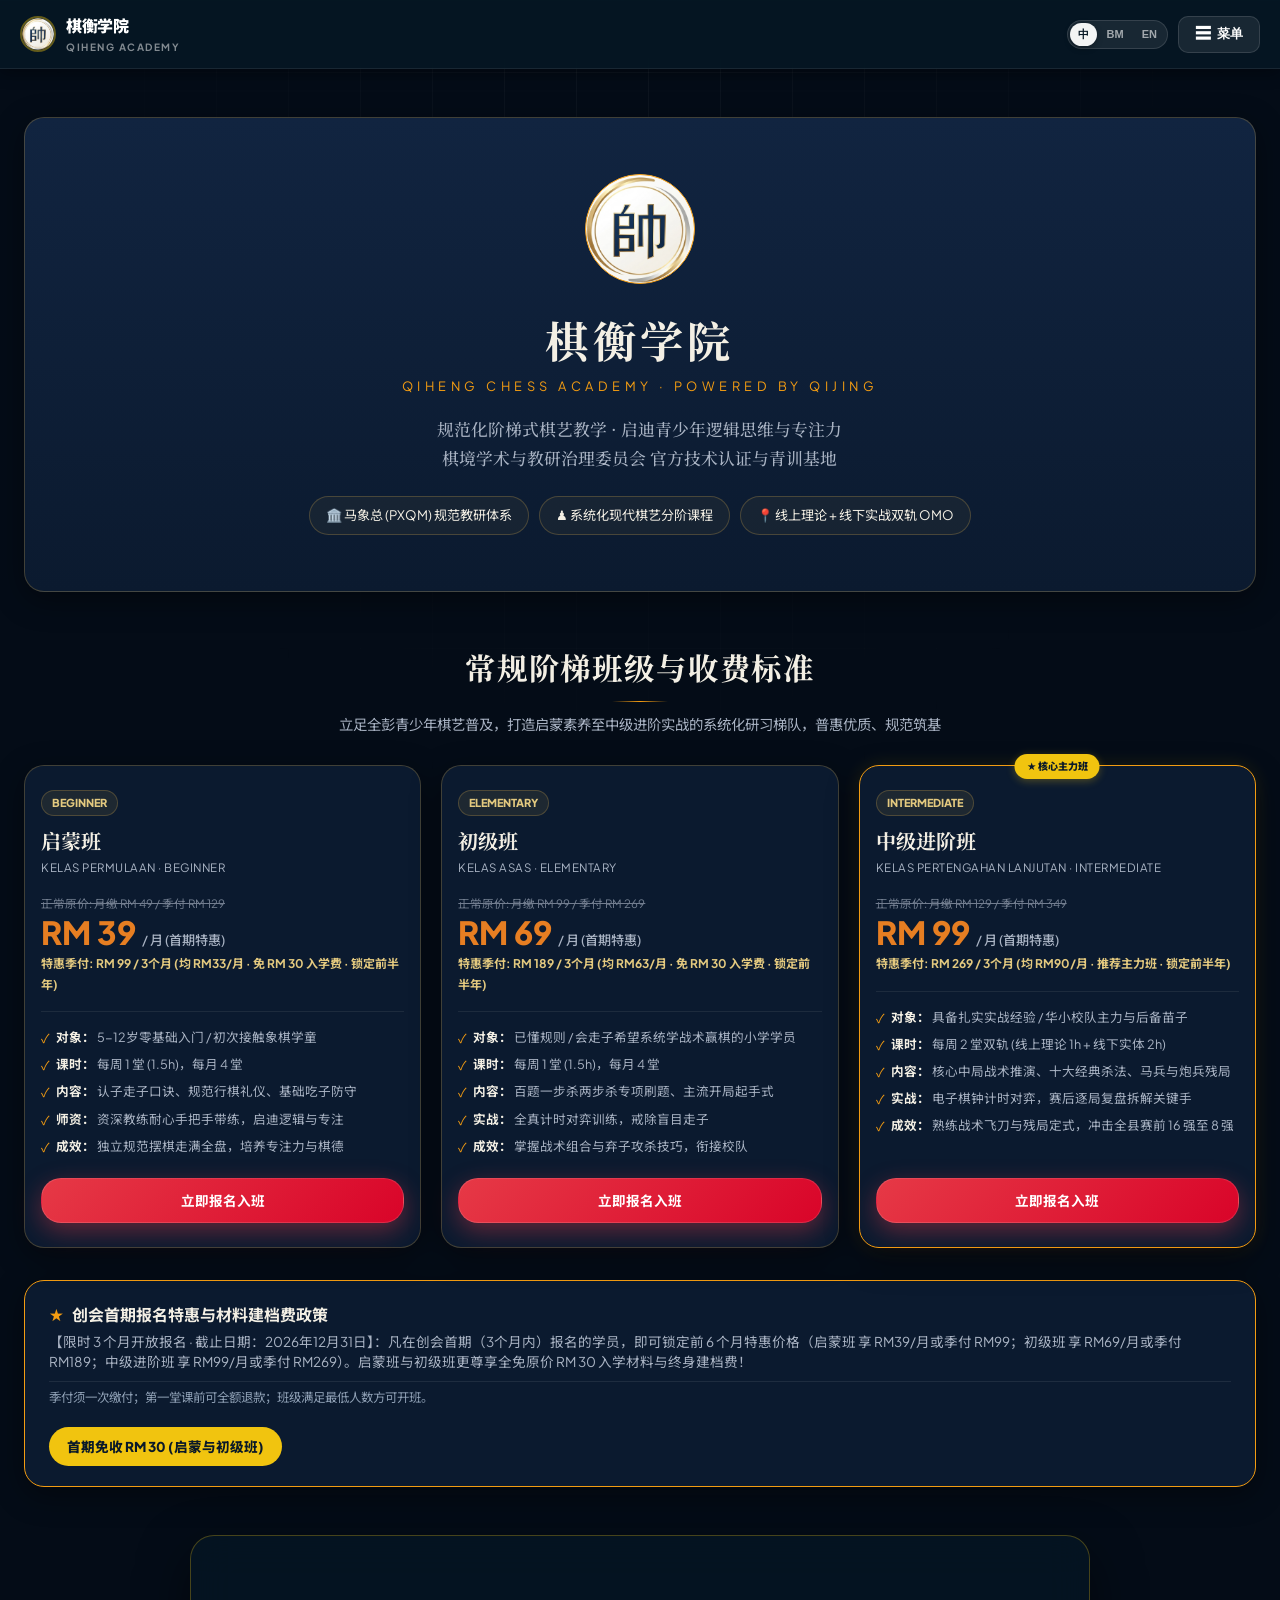
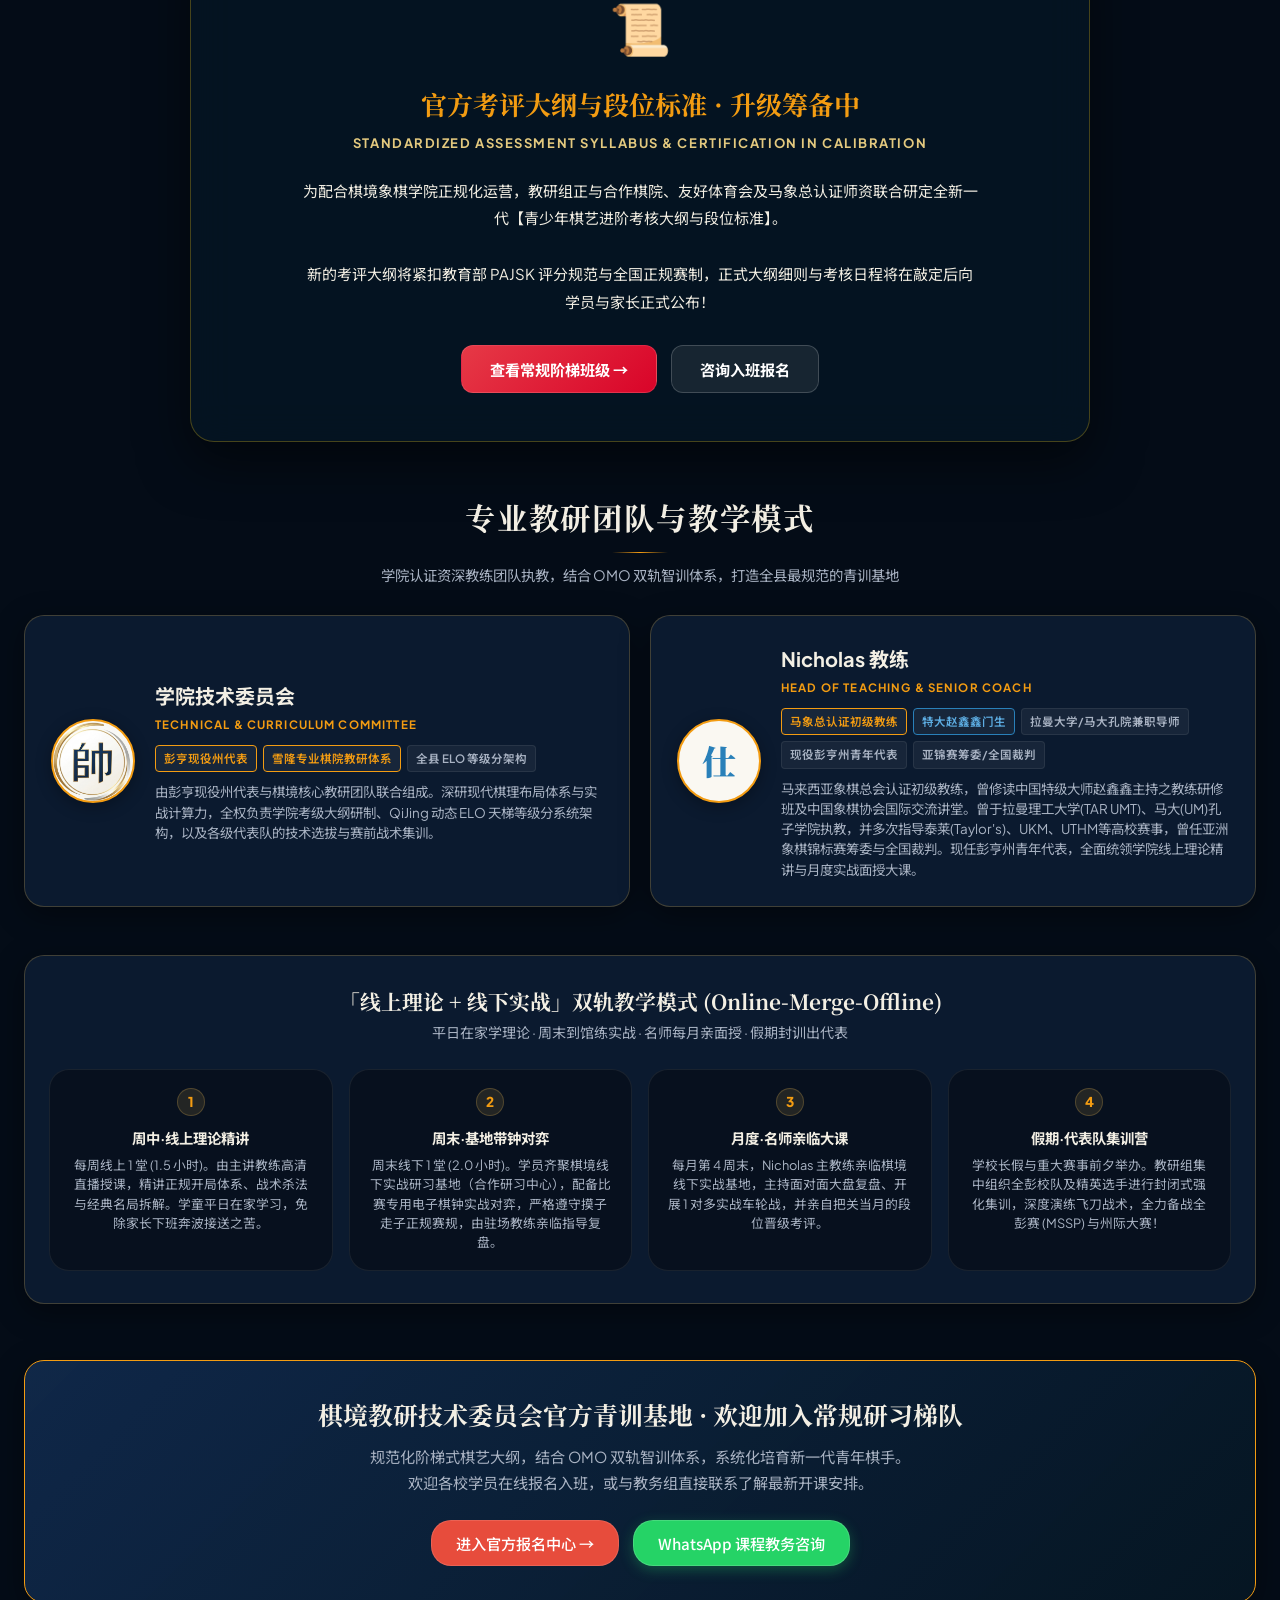
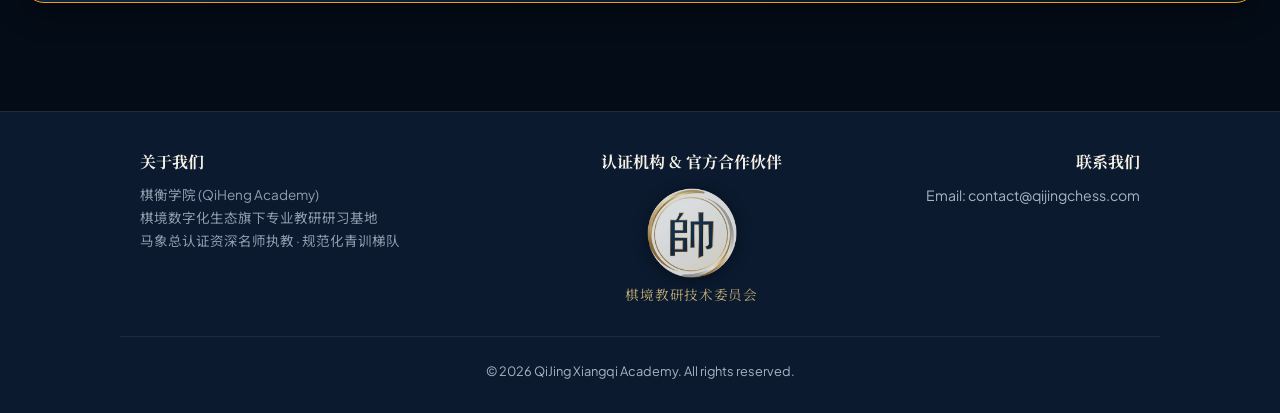
<file: academy.html>
<!DOCTYPE html>
<html lang="zh-CN">
<head>
  <meta charset="UTF-8">
  <meta name="viewport" content="width=device-width, initial-scale=1.0, maximum-scale=1.0, user-scalable=no">
  <title>常规棋艺学院 (招生) · 棋境 QiJing</title>
  <link rel="preconnect" href="https://fonts.googleapis.com">
  <link href="https://fonts.googleapis.com/css2?family=Plus+Jakarta+Sans:wght@400;500;600;700;800;900&family=Noto+Sans+SC:wght@400;500;700;900&family=Noto+Serif+SC:wght@400;500;600;700;900&display=swap" rel="stylesheet">
  <link rel="stylesheet" href="cxb-theme.css">
  <style>
    :root {
      /* UNIFIED DESIGN TOKENS (100% IDENTICAL TO INDEX.HTML) */
      --bg-page:            #040C17;
      --grid-line:          rgba(241, 196, 15, 0.045);
      --grid-size:          72px 72px;

      --top-color:          rgba(6, 23, 36, 0.92);
      --top-blur:           16px;
      --top-border:         rgba(255, 255, 255, 0.08);
      --mega-bg:            rgba(6, 23, 36, 0.78);
      --mega-blur:          24px;
      --backdrop-blur:      20px;
      --backdrop-bg:        rgba(0, 0, 0, 0.45);

      --card-glass:         rgba(6, 23, 36, 0.72);
      --card-glass-border:  rgba(255, 255, 255, 0.12);
      --card-glass-shadow:  0 25px 60px rgba(0, 0, 0, 0.6), 0 0 35px rgba(241, 196, 15, 0.06);
      --card-radius:        20px;

      --input-glass-bg:     rgba(255, 255, 255, 0.05);
      --input-glass-border: rgba(255, 255, 255, 0.12);
      --input-glass-blur:   8px;
      --input-focus-glow:   rgba(241, 196, 15, 0.5);

      --badge-gold-bg:      #F1C40F;
      --badge-gold-text:    #0A1929;
      --gold-hover:         #F1C40F;
      
      --btn-primary-bg:     linear-gradient(135deg, #E63946 0%, #D90429 100%);
      --btn-primary-shadow: 0 8px 25px rgba(230, 57, 70, 0.4);
      --btn-primary-hover:  linear-gradient(135deg, #F04856 0%, #E81035 100%);

      --seg-bg:             rgba(255, 255, 255, 0.08);
      --seg-active-bg:      rgba(255, 255, 255, 0.95);
      --seg-active-color:   #111111;
      --seg-text-color:     rgba(255, 255, 255, 0.6);

      --font-serif:         'Noto Serif SC', 'Songti SC', 'SimSun', serif;
      --font-sans:          -apple-system, BlinkMacSystemFont, 'Segoe UI', Roboto, 'PingFang SC', 'Noto Sans SC', sans-serif;

      --primary: #0E2F44;
      --primary-mid: #1A5276;
      --primary-light: #2980B9;
      --gold: #F39C12;
      --gold-glow: rgba(243,156,18,0.35);
      --silver: #95A5A6;
      --bronze: #D35400;
      --bg: #071726;
      --card: rgba(255, 255, 255, 0.08);
      --text: #F0F4F8;
      --text2: #9CA8B7;
      --border: rgba(255, 255, 255, 0.12);
      --green: #27AE60;
      --red: #E74C3C;
      --radius: 20px;
      --shadow: 0 8px 30px rgba(0,0,0,0.4);

      --navy-950: #07101e;
      --navy-900: #0b1a2f;
      --navy-800: #112440;
      --gold-soft: #e3c97f;
      --ink: #f3efe4;
      --ink-dim: #a9b3c3;
      --line: rgba(201, 162, 75, 0.28);
      --line-soft: rgba(243, 239, 228, 0.08);
    }

    *{box-sizing:border-box;margin:0;padding:0;}
    body{
      font-family:'Plus Jakarta Sans','Noto Sans SC',system-ui,sans-serif;
      background:var(--bg-page);color:var(--ink);background-attachment:fixed;
      min-height:100vh;display:flex;flex-direction:column;align-items:center;
      -webkit-font-smoothing:antialiased;
    }

    /* 棋盘背景发丝网格 (与首页完全一致) */
    body::before {
      content: "";
      position: fixed;
      inset: 0;
      z-index: -1;
      pointer-events: none;
      background-image:
        linear-gradient(var(--line-soft) 1px, transparent 1px),
        linear-gradient(90deg, var(--line-soft) 1px, transparent 1px);
      background-size: 72px 72px;
      mask-image: radial-gradient(ellipse at 50% 0%, #000 0%, transparent 70%);
      -webkit-mask-image: radial-gradient(ellipse at 50% 0%, #000 0%, transparent 70%);
      opacity: 0.6;
    }

    #securityGate {
      display: flex; flex-direction: column; align-items: center;
      width: 100%; min-height: 100vh; padding: 0;
    }

    /* PUBLIC STICKY NAV BAR (100% 与首页一致) */
    .public-nav-bar {
      width: 100%; display: flex; justify-content: space-between; align-items: center;
      padding: 12px 20px; background: var(--top-color) !important; backdrop-filter: blur(var(--top-blur)) !important; -webkit-backdrop-filter: blur(var(--top-blur)) !important; backdrop-filter: blur(16px);
      border-bottom: 1px solid rgba(255, 255, 255, 0.08); position: sticky; top: 0; z-index: 100;
      box-shadow: 0 2px 16px rgba(0, 0, 0, 0.4);
    }
    .p-nav-brand { display: flex; align-items: center; gap: 10px; text-decoration: none; }
    .p-nav-logo { width: 36px; height: 36px; border-radius: 50%; object-fit: cover; border: 2px solid rgba(241,196,15,0.4); }
    .p-nav-title { font-size: 16px; font-weight: 900; color: #fff; letter-spacing: -0.3px; }
    .p-nav-sub { font-size: 10px; font-weight: 700; color: rgba(255,255,255,0.5); letter-spacing: 1.5px; text-transform: uppercase; }

    .nav-menu-btn {
      padding: 7px 16px; border-radius: 10px; font-size: 12.5px; font-weight: 700; cursor: pointer;
      background: rgba(255,255,255,0.08); color: #fff; border: 1px solid rgba(255,255,255,0.12);
      transition: all 0.2s; display: inline-flex; align-items: center; gap: 6px;
    }
    .nav-menu-btn:hover { background: rgba(255,255,255,0.15); border-color: rgba(241,196,15,0.4); color: var(--gold-hover); }

    /* 主内容容器 (自适应宽屏) */
    .public-content-wrap {
      width: 100%; max-width: 1420px; padding: 28px 24px 60px;
    }

    /* HERO 模块 (与首页一致的卡片风格) */
    .hero {
      margin-top: 20px;
      padding: clamp(32px, 5vw, 56px) 24px;
      text-align: center;
      background: linear-gradient(180deg, var(--navy-800), var(--navy-900));
      border: 1px solid var(--line);
      border-radius: var(--radius);
      box-shadow: var(--shadow);
    }
    .hero__logo { width: clamp(84px, 11vw, 110px); height: auto; aspect-ratio: 1; margin-bottom: 20px; border-radius: 50%; border: 1.5px solid var(--gold); }
    .hero__title { font-size: clamp(1.8rem, 4vw, 2.7rem); letter-spacing: 0.1em; color: var(--ink); }
    .hero__en { margin-top: 8px; font-size: 0.8rem; letter-spacing: 0.35em; color: var(--gold); text-transform: uppercase; }
    .hero__tagline { margin: 18px auto 0; max-width: 36em; font-family: var(--font-serif); font-weight: 500; color: var(--ink-dim); font-size: 1.05rem; }
    .hero__badges { display: flex; flex-wrap: wrap; justify-content: center; gap: 10px; margin-top: 24px; }
    .badge {
      display: inline-flex; align-items: center; gap: 8px;
      padding: 7px 16px; font-size: 0.82rem; color: var(--ink);
      border: 1px solid var(--line); border-radius: var(--radius-pill);
      background: rgba(201, 162, 75, 0.06);
    }

    /* 章节标题规范 (使用 cxb-theme.css 标志性金色下划线) */
    .section__head { text-align: center; margin: 48px 0 28px; }
    .section__title { font-size: clamp(1.4rem, 3vw, 1.9rem); letter-spacing: 0.06em; color: var(--ink); }
    .section__title::after {
      content: ""; display: block; width: 56px; height: 1px; margin: 14px auto 0;
      background: linear-gradient(90deg, transparent, var(--gold), transparent);
    }
    .section__sub { margin-top: 10px; color: var(--ink-dim); font-size: 0.9rem; }

    /* ========================================================
       1. 班级卡片矩阵 (5 阶梯队卡片，自适应多端排版)
       ======================================================== */
    .pricing-grid {
      display: grid; grid-template-columns: repeat(auto-fit, minmax(280px, 1fr)); gap: 20px; margin-bottom: 32px;
    }
    @media (min-width: 960px) {
      .pricing-grid {
        grid-template-columns: repeat(3, 1fr);
      }
    }
    .price-card {
      background: var(--navy-900);
      border: 1px solid var(--line);
      border-radius: var(--radius);
      padding: 24px 16px;
      display: flex; flex-direction: column;
      position: relative;
      transition: all 0.25s ease;
      box-shadow: var(--shadow);
    }
    .price-card:hover {
      transform: translateY(-4px);
      border-color: var(--gold);
      box-shadow: 0 16px 36px rgba(0,0,0,0.5), 0 0 20px rgba(241,196,15,0.08);
    }
    .price-card.featured {
      border: 1.5px solid var(--gold);
      background: linear-gradient(180deg, rgba(17, 36, 64, 0.9) 0%, rgba(11, 26, 47, 0.95) 100%);
    }
    .price-card.popular {
      border: 1.5px solid var(--gold);
      box-shadow: 0 12px 32px rgba(0,0,0,0.45), 0 0 20px rgba(241,196,15,0.12);
      position: relative;
    }
    .featured-tag, .popular-tag {
      position: absolute; top: -12px; left: 50%; transform: translateX(-50%);
      background: var(--badge-gold-bg); color: var(--badge-gold-text);
      font-size: 10px; font-weight: 900; padding: 4px 12px; border-radius: var(--radius-pill);
      white-space: nowrap; box-shadow: 0 2px 8px rgba(241,196,15,0.3);
      z-index: 2;
    }

    .card-tier-pill {
      display: inline-block; font-size: 11px; font-weight: 800;
      padding: 3px 10px; border-radius: var(--radius-pill);
      background: rgba(201, 162, 75, 0.1); color: var(--gold-soft);
      border: 1px solid var(--line); margin-bottom: 12px; width: fit-content;
    }
    .card-title {
      font-family: var(--font-serif); font-size: 1.25rem; font-weight: 700;
      color: var(--ink); margin-bottom: 4px;
    }
    .card-sub-en {
      font-size: 0.72rem; color: var(--ink-dim); letter-spacing: 0.5px;
      text-transform: uppercase; margin-bottom: 16px;
    }
    .card-price-wrap {
      padding-bottom: 16px; margin-bottom: 16px; border-bottom: 1px solid var(--line-soft);
    }
    .card-price-main {
      font-size: 2rem; font-weight: 900; color: var(--ink); line-height: 1;
    }
    .card-price-main small {
      font-size: 0.82rem; font-weight: 500; color: var(--ink-dim);
    }
    .card-quarter-combo {
      font-size: 0.75rem; font-weight: 700; color: var(--gold-soft);
      margin-top: 6px; display: block;
    }
    .card-features-list {
      list-style: none; margin-bottom: 22px; flex-grow: 1;
      display: flex; flex-direction: column; gap: 8px;
    }
    .card-features-list li {
      font-size: 0.79rem; color: var(--ink-dim); line-height: 1.45;
      display: flex; align-items: flex-start; gap: 6px;
    }
    .card-features-list li b { color: var(--ink); flex-shrink: 0; }
    .card-features-list li .ico { color: var(--gold); flex-shrink: 0; font-size: 0.78rem; margin-top: 1px; }

    /* 按钮规范 (100% 与首页一致) */
    .btn-card {
      width: 100%; padding: 10px 0; border-radius: var(--radius);
      font-size: 0.85rem; font-weight: 700; text-align: center;
      text-decoration: none; cursor: pointer; transition: all 0.2s; display: block;
    }
    .btn-card--ghost {
      background: transparent; color: var(--ink); border: 1px solid var(--line);
    }
    .btn-card--ghost:hover {
      border-color: var(--gold); color: var(--gold); background: rgba(201, 162, 75, 0.08);
    }
    .btn-card--red {
      background: var(--btn-primary-bg); color: #fff; border: 1px solid rgba(255,255,255,0.12);
      box-shadow: var(--btn-primary-shadow);
    }
    .btn-card--red:hover { background: var(--btn-primary-hover); }
    .btn-card--gold-outline {
      background: transparent; color: var(--gold); border: 1px solid var(--gold);
      box-shadow: 0 0 10px rgba(241, 196, 15, 0.15);
    }
    .btn-card--gold-outline:hover {
      background: rgba(241, 196, 15, 0.12); border-color: #ffd700; color: #fff;
      box-shadow: 0 0 16px rgba(241, 196, 15, 0.35);
    }

    /* 注册材料费横幅 (与首页 announce 模块同系) */
    .announce-kit {
      display: flex; align-items: center; justify-content: space-between;
      gap: 20px; flex-wrap: wrap; padding: 20px 24px;
      background: var(--navy-900); border: 1px solid var(--gold);
      border-radius: var(--radius); box-shadow: var(--shadow);
      margin-bottom: 48px;
    }
    .announce-kit-text h4 {
      font-size: 1rem; color: var(--ink); margin-bottom: 4px;
      display: flex; align-items: center; gap: 8px;
    }
    .announce-kit-text p { font-size: 0.85rem; color: var(--ink-dim); line-height: 1.5; }
    .announce-kit-policy-note {
      font-size: 0.78rem; color: #8fa0b5; margin-top: 8px; line-height: 1.5;
      border-top: 1px solid rgba(255, 255, 255, 0.08); padding-top: 6px;
    }
    .announce-kit-badge {
      background: var(--badge-gold-bg); color: var(--badge-gold-text);
      font-size: 0.85rem; font-weight: 800; padding: 8px 18px;
      border-radius: var(--radius); white-space: nowrap;
    }

    /* ========================================================
       2. 七级考评表格与规则 (与首页表格规范一致)
       ======================================================== */
    .table-container {
      background: var(--navy-900); border: 1px solid var(--line);
      border-radius: var(--radius); padding: 24px;
      box-shadow: var(--shadow); margin-bottom: 48px; overflow-x: auto;
    }
    .cxb-table {
      width: 100%; min-width: 880px; border-collapse: collapse; text-align: left;
    }
    .cxb-table th {
      padding: 12px 14px; font-size: 0.8rem; font-weight: 600;
      color: var(--gold-soft); border-bottom: 1px solid var(--line);
      letter-spacing: 0.05em; text-transform: uppercase;
      white-space: nowrap;
    }
    .cxb-table td {
      padding: 14px; font-size: 0.88rem; color: var(--ink-dim);
      border-bottom: 1px solid var(--line-soft);
    }
    .cxb-table tr:hover td { background: rgba(255, 255, 255, 0.02); }
    .cxb-table tr.highlight-tr td { background: rgba(201, 162, 75, 0.05); }

    .cxb-table th:first-child,
    .cxb-table td:first-child {
      width: 95px;
      min-width: 90px;
      white-space: nowrap;
    }
    .cxb-table th:nth-child(2),
    .cxb-table td:nth-child(2) {
      white-space: nowrap;
      min-width: 215px;
    }
    .cxb-table th:nth-child(3),
    .cxb-table td:nth-child(3) {
      white-space: nowrap;
      min-width: 175px;
    }
    .cxb-table th:nth-child(4),
    .cxb-table td:nth-child(4) {
      white-space: nowrap;
      min-width: 130px;
    }
    .cxb-table th:nth-child(5),
    .cxb-table td:nth-child(5) {
      min-width: 280px;
      line-height: 1.6;
    }

    .t-badge {
      display: inline-flex !important;
      align-items: center !important;
      justify-content: center !important;
      white-space: nowrap !important;
      padding: 5px 12px !important;
      border-radius: var(--radius-pill) !important;
      font-size: 0.8rem !important;
      font-weight: 800 !important;
      line-height: 1 !important;
      border: 1px solid transparent;
    }
    .t-badge--top { background: rgba(201, 162, 75, 0.18); color: var(--gold); border-color: var(--gold); }
    .t-badge--mid { background: rgba(41, 128, 185, 0.18); color: #5dade2; border-color: rgba(41, 128, 185, 0.35); }
    .t-badge--base { background: rgba(255, 255, 255, 0.08); color: var(--ink-dim); border-color: var(--line-soft); }

    .elo-code {
      font-family: monospace; font-size: 0.92rem; font-weight: 700; color: var(--gold);
    }

    /* 规则 3 列卡片 (与首页卡片微光与金发丝线完全融合) */
    .rules-grid {
      display: grid; grid-template-columns: repeat(3, 1fr); gap: 18px; margin-top: 24px;
    }
    .rule-item {
      background: var(--card-glass);
      backdrop-filter: blur(16px);
      -webkit-backdrop-filter: blur(16px);
      border: 1px solid rgba(241, 196, 15, 0.3);
      border-radius: var(--radius);
      padding: 22px;
      box-shadow: 0 8px 24px rgba(0, 0, 0, 0.35), 0 0 15px rgba(241, 196, 15, 0.04);
      transition: transform 0.2s, border-color 0.2s;
    }
    .rule-item:hover {
      transform: translateY(-3px);
      border-color: var(--gold);
    }
    .rule-item h5 {
      font-family: var(--font-serif);
      font-size: 0.95rem;
      font-weight: 700;
      color: #FFFFFF;
      margin-bottom: 8px;
      display: flex;
      align-items: center;
      gap: 8px;
    }
    .rule-item p {
      font-size: 0.84rem;
      color: var(--ink-dim);
      line-height: 1.6;
    }

    /* ========================================================
       3. 师资团队与 OMO 模式 (与首页风格完全相融)
       ======================================================== */
    .coaches-grid {
      display: grid; grid-template-columns: repeat(2, 1fr); gap: 20px; margin-bottom: 48px;
    }
    .coach-card {
      background: var(--navy-900); border: 1px solid var(--line);
      border-radius: var(--radius); padding: 26px;
      display: flex; gap: 20px; align-items: center;
      box-shadow: var(--shadow);
    }
    .coach-avatar-badge {
      width: 84px; height: 84px; border-radius: 50%;
      background: #faf8f2; border: 2px solid var(--gold);
      display: flex; align-items: center; justify-content: center;
      font-size: 34px; font-family: var(--font-serif); font-weight: 900;
      color: #2980B9; flex-shrink: 0; box-shadow: 0 4px 16px rgba(0,0,0,0.3);
      transition: transform 0.3s ease;
    }
    .coach-card:hover .coach-avatar-badge {
      transform: scale(1.05);
    }
    .coach-avatar-img {
      width: 84px; height: 84px; border-radius: 50%;
      object-fit: cover; border: 2px solid var(--gold);
      background: #faf8f2; flex-shrink: 0;
      box-shadow: 0 4px 16px rgba(0,0,0,0.3);
      transition: transform 0.3s ease;
    }
    .coach-card:hover .coach-avatar-img {
      transform: scale(1.05);
    }
    .coach-info h4 {
      font-size: 1.25rem; font-weight: 700; color: var(--ink); margin-bottom: 2px;
    }
    .coach-role {
      font-size: 0.72rem; font-weight: 700; color: var(--gold);
      letter-spacing: 0.1em; text-transform: uppercase; margin-bottom: 10px;
    }
    .coach-chips { display: flex; flex-wrap: wrap; gap: 6px; margin-bottom: 10px; }
    .coach-chip {
      font-size: 0.72rem; font-weight: 600; padding: 3px 8px; border-radius: 4px;
      background: rgba(255, 255, 255, 0.05); color: var(--ink-dim); border: 1px solid var(--line-soft);
    }
    .coach-desc { font-size: 0.84rem; color: var(--ink-dim); line-height: 1.5; }

    /* OMO 模式 4 步流程 */
    .omo-wrap {
      background: var(--navy-900); border: 1px solid var(--line);
      border-radius: var(--radius); padding: 32px 24px;
      box-shadow: var(--shadow); margin-bottom: 48px;
    }
    .omo-grid {
      display: grid; grid-template-columns: repeat(4, 1fr); gap: 16px; margin-top: 24px;
    }
    .omo-col {
      background: var(--navy-950); border: 1px solid var(--line-soft);
      border-radius: var(--radius); padding: 18px; text-align: center;
    }
    .omo-num {
      width: 28px; height: 28px; border-radius: 50%;
      background: rgba(201, 162, 75, 0.15); color: var(--gold);
      font-size: 0.85rem; font-weight: 800; display: flex; align-items: center; justify-content: center;
      margin: 0 auto 10px; border: 1px solid var(--line);
    }
    .omo-col h6 { font-size: 0.9rem; color: var(--ink); margin-bottom: 6px; }
    .omo-col p { font-size: 0.8rem; color: var(--ink-dim); line-height: 1.5; }

    /* 底部行动 CTA (与首页 invite card 风格一致) */
    .final-card {
      background: linear-gradient(135deg, rgba(20, 49, 89, 0.75) 0%, rgba(6, 23, 36, 0.9) 100%);
      border: 1.5px solid var(--gold);
      border-radius: var(--radius); padding: 36px 24px; text-align: center;
      box-shadow: var(--shadow); margin-bottom: 48px;
    }
    .final-card h3 { font-size: 1.55rem; color: var(--ink); margin-bottom: 12px; line-height: 1.4; }
    .final-card p { font-size: 0.95rem; color: var(--ink-dim); max-width: 720px; margin: 0 auto 24px; line-height: 1.7; }
    .cta-btn-group { display: flex; justify-content: center; gap: 14px; flex-wrap: wrap; }
    .btn--wa {
      background: #25D366; color: #fff; border: 1px solid rgba(255,255,255,0.15);
      box-shadow: 0 4px 14px rgba(37, 211, 102, 0.3);
    }
    .btn--wa:hover { background: #20BA5A; }

    /* FOOTER (100% 首页一致) */
    .footer { width: 100%; margin-top: auto; border-top: 1px solid var(--line-soft); padding: 40px 0 30px; }
    .footer__grid {
      max-width: 1040px; margin: 0 auto; padding: 0 20px;
      display: grid; grid-template-columns: 1.4fr 1.2fr 1fr; gap: 36px;
    }
    .footer h3 { font-size: 1rem; color: var(--ink); margin-bottom: 12px; }
    .footer a:hover { color: var(--gold-soft); }
    .footer__legal {
      margin-top: 32px; border-top: 1px solid var(--line-soft); padding-top: 24px; text-align: center;
      color: var(--ink-dim); font-size: 0.8rem;
    }

    /* 响应式调整 */
    @media (max-width: 1040px) {
      .pricing-grid { grid-template-columns: repeat(2, 1fr); }
      .omo-grid { grid-template-columns: repeat(2, 1fr); }
      .footer__grid { grid-template-columns: 1fr; text-align: center; }
      .footer__grid > div { text-align: center !important; }
    }
    @media (max-width: 680px) {
      .pricing-grid { grid-template-columns: 1fr; }
      .rules-grid { grid-template-columns: 1fr; }
      .coaches-grid { grid-template-columns: 1fr; }
      .coach-card { flex-direction: column; text-align: center; }
      .coach-chips { justify-content: center; }
      .omo-grid { grid-template-columns: 1fr; }
      .table-container { padding: 14px 10px; }
      .cxb-table th, .cxb-table td { padding: 8px 6px; font-size: 0.78rem; }
    }

    /* APPLE STYLE MEGA MENU & BACKDROP (100% 首页移植) */
    .apple-backdrop {
      position: fixed; inset: 0; z-index: 9400;
      background: rgba(4, 12, 23, 0.5);
      backdrop-filter: blur(var(--backdrop-blur)); -webkit-backdrop-filter: blur(24px);
      opacity: 0; pointer-events: none; transition: opacity 0.5s ease;
    }
    .apple-backdrop.open { opacity: 1; pointer-events: auto; }

    .apple-mega-menu {
      position: fixed; top: 0; left: 0; width: 100%; z-index: 9500;
      background: var(--mega-bg) !important; backdrop-filter: blur(var(--mega-blur)) !important; -webkit-backdrop-filter: blur(var(--mega-blur)) !important;
      border-bottom: 1px solid rgba(255,255,255,0.08);
      transform: translateY(-100%);
      transition: transform 0.6s cubic-bezier(0.2, 0.8, 0.2, 1);
      padding: 100px 40px 60px;
      box-shadow: 0 20px 40px rgba(0,0,0,0.5);
    }
    .apple-mega-menu.open { transform: translateY(0); }

    .apple-mega-container {
      max-width: 900px; margin: 0 auto; display: grid; grid-template-columns: repeat(auto-fit, minmax(220px, 1fr)); gap: 40px;
    }
    .apple-mega-col { display: flex; flex-direction: column; gap: 16px; }
    .apple-mega-col h4 {
      font-family: var(--font-serif) !important; font-size: 15px !important; font-weight: 600 !important;
      color: rgba(255, 255, 255, 0.85) !important; letter-spacing: 2px !important; margin-bottom: 10px !important;
      border-bottom: 1px solid rgba(255, 255, 255, 0.1) !important; padding-bottom: 8px !important;
    }
    .apple-mega-col a {
      font-family: var(--font-sans) !important; font-size: 15px !important; font-weight: 400 !important;
      color: rgba(255, 255, 255, 0.75) !important; text-decoration: none !important; cursor: pointer !important;
      transition: all 0.2s ease !important; display: flex !important; align-items: center !important;
    }
    .apple-mega-col a:hover {
      color: var(--gold-hover) !important; transform: translateX(4px) !important;
    }

    .apple-segment {
      display: flex; background: rgba(255, 255, 255, 0.08); border-radius: 10px; padding: 4px; width: 100%; max-width: 300px;
    }
    .apple-segment .seg-btn {
      flex: 1; background: transparent; border: none; color: rgba(255, 255, 255, 0.5);
      padding: 10px 0; font-size: 14px; font-weight: 700; cursor: pointer; border-radius: 8px;
      transition: all 0.3s cubic-bezier(0.2, 0.8, 0.2, 1);
    }
    .apple-segment .seg-btn.active {
      background: rgba(255, 255, 255, 0.95); color: #111; box-shadow: 0 4px 12px rgba(0,0,0,0.3);
    }
    .nav-lang-bar {
      display: inline-flex; background: rgba(255, 255, 255, 0.08);
      border: 1px solid rgba(255, 255, 255, 0.12); border-radius: 20px;
      padding: 2px; gap: 2px;
    }
    .nav-lang-chip {
      background: transparent; border: none; color: rgba(255, 255, 255, 0.6);
      font-size: 11px; font-weight: 700; padding: 4px 8px; border-radius: 14px;
      cursor: pointer; transition: all 0.2s cubic-bezier(0.2, 0.8, 0.2, 1);
    }
    .nav-lang-chip:hover { color: #fff; }
    .nav-lang-chip.active {
      background: rgba(255, 255, 255, 0.95); color: #061724;
      box-shadow: 0 2px 6px rgba(0, 0, 0, 0.3);
    }
  </style>
</head>
<body>

<div id="securityGate">

  <!-- 1. 顶栏导航 (100% 与首页一致) -->
  <header class="public-nav-bar" style="position:relative; z-index:9600;">
    <a href="index.html" class="p-nav-brand">
      <img src="cxb_round_emblem.png" alt="QiJing" class="p-nav-logo">
      <div>
        <div class="p-nav-title">棋衡学院</div>
        <div class="p-nav-sub">QIHENG ACADEMY</div>
      </div>
    </a>

    <!-- 快捷语言切换 + 菜单按钮 -->
    <div style="display:flex; align-items:center; gap:10px;">
      <div class="nav-lang-bar">
        <button id="nav_lang_cn" class="nav-lang-chip active" onclick="setLang('cn'); updateSeg('cn');">中</button>
        <button id="nav_lang_bm" class="nav-lang-chip" onclick="setLang('bm'); updateSeg('bm');">BM</button>
        <button id="nav_lang_en" class="nav-lang-chip" onclick="setLang('en'); updateSeg('en');">EN</button>
      </div>
      <button class="nav-menu-btn" onclick="toggleMainNav()">
        <span id="navMenuBtnIcon" style="font-size:16px;">☰</span> <span id="navMenuBtnText" data-i18n="nav.menu">菜单</span>
      </button>
    </div>
  </header>

  <div class="public-content-wrap">

    <!-- 2. HERO 模块 (与首页一致的卡片风格) -->
    <header class="hero">
      <img src="cxb_round_emblem.png" alt="QiJing Logo" class="hero__logo">
      <h1 class="hero__title" data-i18n="academy.hero_title">棋衡学院</h1>
      <div class="hero__en">QIHENG CHESS ACADEMY · POWERED BY QIJING</div>
      <p class="hero__tagline" data-i18n="academy.hero_sub">
        规范化阶梯式棋艺教学 · 启迪青少年逻辑思维与专注力<br>棋境学术与教研治理委员会 官方技术认证与青训基地
      </p>
            <div class="hero__badges">
        <span class="badge" data-i18n="chip.standard">🏛️ 马象总 (PXQM) 规范教研体系</span>
        <span class="badge" data-i18n="chip.ladder">♟️ 系统化现代棋艺分阶课程</span>
        <span class="badge" data-i18n="chip.pajsk">📍 线上理论 + 线下实战基地双轨 OMO</span>
      </div>
    </header>

    <!-- 3. 班级架构与学费价目表 -->
    <section class="section" id="classes">
      <div class="section__head">
        <h2 class="section__title" data-i18n="sec.classes_title">常规阶梯班级与收费标准</h2>
        <p class="section__sub" data-i18n="sec.classes_sub">立足青少年棋艺普及，打造启蒙素养至中级进阶实战的系统化研习梯队，普惠优质、规范筑基</p>
      </div>

      <div class="pricing-grid">

        <!-- 班级 1：启蒙班 -->
        <div class="price-card">
          <div class="card-tier-pill">BEGINNER</div>
          <h3 class="card-title" data-i18n="c1.title">启蒙班</h3>
          <div class="card-sub-en">Kelas Permulaan · Beginner</div>
          <div class="card-price-wrap">
            <div style="font-size: 11.5px; text-decoration: line-through; opacity: 0.65; color: var(--ink-dim); margin-bottom: 3px;" data-i18n="c1.orig">正常原价: 月缴 RM 49 / 季付 RM 129</div>
            <div class="card-price-main" style="color: #e67e22;">RM 39 <small>/ 月 (首期特惠)</small></div>
            <span class="card-quarter-combo" data-i18n="c1.combo">特惠季付: RM 99 / 3个月 (均 RM33/月 · 免 RM 30 入学费 · 锁定前半年)</span>
          </div>
          <ul class="card-features-list">
            <li><span class="ico">✓</span> <span><b data-i18n="c.target">对象：</b> 5-12岁零基础入门 / 初次接触象棋学童</span></li>
            <li><span class="ico">✓</span> <span><b data-i18n="c.time">课时：</b> 每周 1 堂 (1.5h)，每月 4 堂</span></li>
            <li><span class="ico">✓</span> <span><b data-i18n="c.content">内容：</b> 认子走子口诀、规范行棋礼仪、基础吃子防守</span></li>
            <li><span class="ico">✓</span> <span><b data-i18n="c.coach">师资：</b> 资深教练耐心手把手带练，启迪逻辑与专注</span></li>
            <li><span class="ico">✓</span> <span><b data-i18n="c.outcome">成效：</b> 独立规范摆棋走满全盘，培养专注力与棋德</span></li>
          </ul>
          <a href="register.html?type=academy&tier=qimeng" class="btn-card btn-card--red" data-i18n="btn.enroll">立即报名入班</a>
        </div>

        <!-- 班级 2：初级班 -->
        <div class="price-card">
          <div class="card-tier-pill">ELEMENTARY</div>
          <h3 class="card-title" data-i18n="c2.title">初级班</h3>
          <div class="card-sub-en">Kelas Asas · Elementary</div>
          <div class="card-price-wrap">
            <div style="font-size: 11.5px; text-decoration: line-through; opacity: 0.65; color: var(--ink-dim); margin-bottom: 3px;" data-i18n="c2.orig">正常原价: 月缴 RM 99 / 季付 RM 269</div>
            <div class="card-price-main" style="color: #e67e22;">RM 69 <small>/ 月 (首期特惠)</small></div>
            <span class="card-quarter-combo" data-i18n="c2.combo">特惠季付: RM 189 / 3个月 (均 RM63/月 · 免 RM 30 入学费 · 锁定前半年)</span>
          </div>
          <ul class="card-features-list">
            <li><span class="ico">✓</span> <span><b data-i18n="c.target">对象：</b> 已懂规则 / 会走子希望系统学战术赢棋的小学学员</span></li>
            <li><span class="ico">✓</span> <span><b data-i18n="c.time">课时：</b> 每周 1 堂 (1.5h)，每月 4 堂</span></li>
            <li><span class="ico">✓</span> <span><b data-i18n="c.content">内容：</b> 百题一步杀两步杀专项刷题、主流开局起手式</span></li>
            <li><span class="ico">✓</span> <span><b data-i18n="c.arena">实战：</b> 全真计时对弈训练，戒除盲目走子</span></li>
            <li><span class="ico">✓</span> <span><b data-i18n="c.outcome">成效：</b> 掌握战术组合与弃子攻杀技巧，衔接校队</span></li>
          </ul>
          <a href="register.html?type=academy&tier=chuji" class="btn-card btn-card--red" data-i18n="btn.enroll">立即报名入班</a>
        </div>

        <!-- 班级 3：中级进阶班 -->
        <div class="price-card popular">
          <div class="popular-tag" data-i18n="c3.popular_tag">★ 核心主力班</div>
          <div class="card-tier-pill">INTERMEDIATE</div>
          <h3 class="card-title" data-i18n="c3.title">中级进阶班</h3>
          <div class="card-sub-en">Kelas Pertengahan Lanjutan · Intermediate</div>
          <div class="card-price-wrap">
            <div style="font-size: 11.5px; text-decoration: line-through; opacity: 0.65; color: var(--ink-dim); margin-bottom: 3px;" data-i18n="c3.orig">正常原价: 月缴 RM 129 / 季付 RM 349</div>
            <div class="card-price-main" style="color: #e67e22;">RM 99 <small>/ 月 (首期特惠)</small></div>
            <span class="card-quarter-combo" data-i18n="c3.combo">特惠季付: RM 269 / 3个月 (均 RM90/月 · 推荐主力班 · 锁定前半年)</span>
          </div>
          <ul class="card-features-list">
            <li><span class="ico">✓</span> <span><b data-i18n="c.target">对象：</b> 具备扎实实战经验 / 华小校队主力与后备苗子</span></li>
            <li><span class="ico">✓</span> <span><b data-i18n="c.time">课时：</b> 每周 2 堂双轨 (线上理论 1h + 线下实体 2h)</span></li>
            <li><span class="ico">✓</span> <span><b data-i18n="c.content">内容：</b> 核心中局战术推演、十大经典杀法、马兵与炮兵残局</span></li>
            <li><span class="ico">✓</span> <span><b data-i18n="c.arena">训练：</b> 电子棋钟计时对弈，赛后逐局复盘拆解关键手</span></li>
            <li><span class="ico">✓</span> <span><b data-i18n="c.outcome">成效：</b> 熟练战术飞刀与残局定式，冲击全县赛前 16 强至 8 强</span></li>
          </ul>
          <a href="register.html?type=academy&tier=zhongji" class="btn-card btn-card--red" data-i18n="btn.enroll">立即报名入班</a>
        </div>

      </div>

      <!-- 材料与建档费说明横幅 -->
      <div class="announce-kit">
        <div class="announce-kit-text">
          <h4><span style="color:var(--gold);">★</span> <span data-i18n="kit.title">创会首期报名特惠与材料建档费政策</span></h4>
          <p data-i18n="kit.desc">【限时 3 个月开放报名 · 截止日期：2026年12月31日】：凡在创会首期（3个月内）报名的学员，即可锁定前 6 个月特惠价格（启蒙班 享 RM39/月或季付 RM99；初级班 享 RM69/月或季付 RM189；中级进阶班 享 RM99/月或季付 RM269）。启蒙班与初级班更尊享全免原价 RM 30 入学材料与终身建档费！</p>
          <div class="announce-kit-policy-note" data-i18n="kit.policy_note">季付须一次缴付；第一堂课前可全额退款；班级满足最低人数方可开班。</div>
        </div>
        <div class="announce-kit-badge" data-i18n="kit.badge">首期免收 RM 30 (启蒙与初级班)</div>
      </div>
    </section>

    <!-- 4. 官方七级考评体系 (TAHAP 1~7) -->
        <!-- 4. 学院官方七级考评大纲 (Syllabus) -->
        <!-- 4. 考评大纲标准筹备与教研升级 (PENDING LEAGUE / FEDERATION PARTNER) -->
    <section class="section" id="grading" style="max-width: 900px; margin: 40px auto; text-align: center;">
      <div style="background: rgba(6, 23, 36, 0.78); border: 1px solid rgba(241, 196, 15, 0.28); border-radius: 24px; padding: 48px 32px; box-shadow: 0 20px 50px rgba(0,0,0,0.5); backdrop-filter: blur(20px);">
        <div style="font-size: 50px; margin-bottom: 18px;">📜</div>
        <h2 style="font-family: var(--font-serif); font-size: 26px; color: var(--gold); margin-bottom: 12px;" data-i18n="grading.hold_title">
          官方考评大纲与段位标准 · 升级筹备中
        </h2>
        <div style="font-size: 13px; font-weight: 700; color: var(--gold-soft); letter-spacing: 0.12em; text-transform: uppercase; margin-bottom: 22px;" data-i18n="grading.hold_en">
          STANDARDIZED ASSESSMENT SYLLABUS & CERTIFICATION IN CALIBRATION
        </div>
        <p style="font-size: 15px; line-height: 1.85; color: var(--text-muted); max-width: 680px; margin: 0 auto 30px;" data-i18n="grading.hold_desc">
          为配合棋境象棋学院正规化运营，教研组正与合作棋院、友好体育会及马象总认证师资联合研定全新一代【青少年棋艺进阶考核大纲与段位标准】。<br><br>
          新的考评大纲将紧扣教育部 PAJSK 评分规范与全国正规赛制，正式大纲细则与考核日程将在敲定后向学员与家长正式公布！
        </p>
        <div style="display: flex; gap: 14px; flex-wrap: wrap; justify-content: center;">
          <a href="#classes" class="btn btn--primary" style="padding: 12px 28px; font-weight: 700; text-decoration: none; border-radius: 12px; background: linear-gradient(135deg, #E63946, #D90429); color: #fff;" data-i18n="grading.btn_classes">
            查看常规阶梯班级 →
          </a>
          <a href="register.html?type=academy" class="btn btn--secondary" style="padding: 12px 28px; font-weight: 700; text-decoration: none; border-radius: 12px; background: rgba(255,255,255,0.08); border: 1px solid rgba(255,255,255,0.18); color: #fff;" data-i18n="grading.btn_enroll">
            咨询入班报名
          </a>
        </div>
      </div>
    </section>

    <!-- 5. 师资团队与 OMO 双轨教学模式 -->
    <section class="section" id="coaches">
      <div class="section__head">
        <h2 class="section__title" data-i18n="sec.coach_title">专业教研团队与教学模式</h2>
        <p class="section__sub" data-i18n="sec.coach_sub">学院认证资深教练团队执教，结合 OMO 双轨智训体系，打造全县最规范的青训基地</p>
      </div>

      <div class="coaches-grid">
        <!-- 席位 1：学院技术委员会 -->
        <div class="coach-card">
          <img src="cxb_round_emblem.png" class="coach-avatar-img" alt="学院技术委员会">
          <div class="coach-info">
            <h4 data-i18n="coach1.name">学院技术委员会</h4>
            <div class="coach-role" data-i18n="coach1.role">TECHNICAL & CURRICULUM COMMITTEE</div>
            <div class="coach-chips">
              <span class="coach-chip" style="color:var(--gold); border-color:var(--gold);" data-i18n="coach1.chip1">彭亨现役州代表</span>
              <span class="coach-chip" style="color:var(--gold); border-color:var(--gold);" data-i18n="coach1.chip2">雪隆专业棋院教研体系</span>
              <span class="coach-chip" data-i18n="coach1.chip3">全县 ELO 等级分架构</span>
            </div>
            <p class="coach-desc" data-i18n="coach1.desc">
              由彭亨现役州代表与棋境核心教研团队联合组成。深研现代棋理布局体系与实战计算力，全权负责学院考级大纲研制、QiJing 动态 ELO 天梯等级分系统架构，以及各级代表队的技术选拔与赛前战术集训。
            </p>
          </div>
        </div>

        <!-- 教练 2：Nicholas 教练 -->
        <div class="coach-card">
          <div class="coach-avatar-badge" style="color:#2980B9;">仕</div>
          <div class="coach-info">
            <h4 data-i18n="coach2.name">Nicholas 教练</h4>
            <div class="coach-role" data-i18n="coach2.role">HEAD OF TEACHING & SENIOR COACH</div>
            <div class="coach-chips">
              <span class="coach-chip" style="color:var(--gold); border-color:var(--gold);" data-i18n="coach2.chip1">马象总认证初级教练</span>
              <span class="coach-chip" style="color:#5dade2; border-color:#2980B9;" data-i18n="coach2.chip2">特大赵鑫鑫门生</span>
              <span class="coach-chip" data-i18n="coach2.chip3">拉曼大学/马大孔院兼职导师</span>
              <span class="coach-chip" data-i18n="coach2.chip4">现役彭亨州青年代表</span>
              <span class="coach-chip" data-i18n="coach2.chip5">亚锦赛筹委/全国裁判</span>
            </div>
            <p class="coach-desc" data-i18n="coach2.desc">
              马来西亚象棋总会认证初级教练，曾修读中国特级大师赵鑫鑫主持之教练研修班及中国象棋协会国际交流讲堂。曾于拉曼理工大学(TAR UMT)、马大(UM)孔子学院执教，并多次指导泰莱(Taylor's)、UKM、UTHM等高校赛事，曾任亚洲象棋锦标赛筹委与全国裁判。现任彭亨州青年代表，全面统领学院线上理论精讲与月度实战面授大课。
            </p>
          </div>
        </div>
      </div>

      <!-- OMO 双轨教学模式 -->
      <div class="omo-wrap">
        <h3 style="font-family:var(--font-serif); font-size:1.3rem; color:var(--ink); text-align:center; margin-bottom:6px;" data-i18n="omo.title">
          「线上理论 + 线下实战」双轨教学模式 (Online-Merge-Offline)
        </h3>
        <p style="font-size:0.88rem; color:var(--ink-dim); text-align:center; max-width:680px; margin:0 auto;" data-i18n="omo.sub">
          平日在家学理论 · 周末到馆练实战 · 名师每月亲面授 · 假期封训出代表
        </p>

        <div class="omo-grid">
          <div class="omo-col">
            <div class="omo-num">1</div>
            <h6 data-i18n="omo.s1_t">周中·线上理论精讲</h6>
            <p data-i18n="omo.s1_d">每周线上 1 堂 (1.5 小时)。由主讲教练高清直播授课，精讲正规开局体系、战术杀法与经典名局拆解。学童平日在家学习，免除家长下班奔波接送之苦。</p>
          </div>
          <div class="omo-col">
            <div class="omo-num">2</div>
            <h6 data-i18n="omo.s2_t">周末·基地带钟对弈</h6>
            <p data-i18n="omo.s2_d">周末线下 1 堂 (2.0 小时)。学员齐聚棋境研习基地，配备比赛专用电子棋钟实战对弈，严格遵守摸子走子正规赛规，实战对局自动录入系统结算 ELO 天梯分。</p>
          </div>
          <div class="omo-col">
            <div class="omo-num">3</div>
            <h6 data-i18n="omo.s3_t">月度·名师亲临大课</h6>
            <p data-i18n="omo.s3_d">每月第 4 周末，Nicholas 主教练亲临棋境研习总院，主持面对面大盘复盘、开展 1 对多实战车轮战，并亲自把关当月的段位晋级考评。</p>
          </div>
          <div class="omo-col">
            <div class="omo-num">4</div>
            <h6 data-i18n="omo.s4_t">假期·代表队集训营</h6>
            <p data-i18n="omo.s4_d">学校长假与重大赛事前夕举办。教研组集中组织全彭校队及精英选手进行封闭式强化集训，深度演练飞刀战术，全力备战全彭赛 (MSSP) 与州际大赛！</p>
          </div>
        </div>
      </div>
    </section>

    <!-- 6. 行动号召 CTA 卡片 -->
    <section class="section">
      <div class="final-card">
        <h3 data-i18n="cta.title">棋境教研技术委员会官方青训基地 · 欢迎加入常规研习梯队</h3>
        <p data-i18n="cta.sub">规范化阶梯式棋艺大纲，结合 OMO 双轨智训体系，系统化培育新一代青年棋手。<br>欢迎各校学员在线报名入班，或与教务组直接联系了解最新开课安排。</p>
        <div class="cta-btn-group">
          <a href="register.html?type=academy" class="btn btn--primary" data-i18n="cta.btn_form">
            进入官方报名中心 →
          </a>
          <a href="https://wa.me/60175463438?text=%E4%BD%A0%E5%A5%BD%EF%BC%8C%E6%88%91%E6%83%B3%E5%92%A8%E8%AF%A2%E7%99%BE%E4%B9%90%E8%B1%A1%E6%A3%8B%E4%BF%B1%E4%B9%90%E9%83%A8%E5%B8%B8%E8%A7%84%E9%9B%86%E8%AE%AD%E7%8F%AD" target="_blank" class="btn btn--wa">
            <span data-i18n="cta.btn_wa">WhatsApp 课程教务咨询</span>
          </a>
        </div>
      </div>
    </section>

  </div> <!-- Close public-content-wrap -->

  <!-- 7. 页脚 (100% 首页一致) -->
  <footer class="footer">
    <div class="footer__grid" style="align-items: start; gap: 36px;">
      <!-- Col 1: About -->
      <div>
        <h3 data-i18n="footer.about_title">关于我们</h3>
        <p style="font-size:13.5px; line-height:1.7; opacity:0.85;"><span data-i18n="footer.about_desc">棋境象棋研习学院 (QiJing)<br>专业中国象棋数字化教育基地<br>统筹全县赛事与等级分考级认证</span></p>
      </div>
      
      <!-- Col 2: Partners -->
      <div style="text-align: center;">
        <h3 style="margin-bottom: 16px;" data-i18n="footer.partners_title">认证机构 & 官方合作伙伴</h3>
        <div style="display:flex; flex-direction:column; align-items:center; gap:8px; opacity:0.85;">
          <img src="cxb_round_emblem.png" alt="QiJing Logo" style="height: 90px; filter: drop-shadow(0 2px 8px rgba(0,0,0,0.5));">
          <span data-i18n="footer.assoc_name" style="font-family: var(--font-serif); font-size:0.85rem; color:var(--gold-soft); text-transform:uppercase; letter-spacing:0.05em; line-height:1.3; white-space:nowrap;">棋境教研技术委员会</span>
        </div>
      </div>

      <!-- Col 3: Contact -->
      <div style="text-align: right;">
        <h3 data-i18n="footer.contact_title">联系我们</h3>
        <p>Email: contact@qijingchess.com</p>
      </div>
    </div>
    
    <div class="footer__legal" style="margin-top: 32px; border-top: 1px solid var(--line-soft); padding-top: 24px; text-align: center;">
      © 2026 QiJing Xiangqi Academy. All rights reserved.
    </div>
  </footer>

</div> <!-- Close securityGate -->


<!-- === APPLE STYLE MEGA MENU (100% 首页一致) === -->
<div id="appleMegaBackdrop" class="apple-backdrop" onclick="closeMainNav()"></div>
<div id="appleMegaMenu" class="apple-mega-menu">
  <div class="apple-mega-container">
    
        <div class="apple-mega-col">
      <h4 data-i18n="nav.explore">探索棋境</h4>
      <a href="index.html" data-i18n="nav.home">主页</a>
      <a href="academy.html" data-i18n="nav.academy">棋衡学院</a>
      <a href="ladder.html" data-i18n="nav.ladder">学院 ELO</a>
      <a href="events.html" data-i18n="nav.events">赛事与活动</a>
      <a href="register.html" data-i18n="nav.register">在线报名</a>
      <a href="team.html" data-i18n="nav.team">组织架构与师资</a>
    </div>
    
    <div class="apple-mega-col">
      <h4 data-i18n="nav.portals">专属入口</h4>
      <a href="index.html#login" data-i18n="nav.student_login">棋衡学员端</a>
      <a href="school.html" data-i18n="nav.school_portal">棋境校园系统</a>
      <a href="admin.html" data-i18n="nav.admin_portal">总控管理端</a>
    </div>
    
    <div class="apple-mega-col">
      <h4 data-i18n="nav.language">系统语言</h4>
      <div class="apple-segment">
        <button id="seg_cn" class="seg-btn active" onclick="setLang('cn'); updateSeg('cn'); closeMainNav()">中文</button>
        <button id="seg_bm" class="seg-btn" onclick="setLang('bm'); updateSeg('bm'); closeMainNav()">Melayu</button>
        <button id="seg_en" class="seg-btn" onclick="setLang('en'); updateSeg('en'); closeMainNav()">English</button>
      </div>
    </div>

  </div>
</div>

<script>
  // Apple Mega Menu 控制 (100% 首页移植)
  function toggleMainNav() {
    const menu = document.getElementById('appleMegaMenu');
    const backdrop = document.getElementById('appleMegaBackdrop');
    const isOpen = menu.classList.contains('open');
    if (isOpen) {
      closeMainNav();
    } else {
      openMainNav();
    }
  }

  function openMainNav() {
    document.getElementById('appleMegaMenu').classList.add('open');
    document.getElementById('appleMegaBackdrop').classList.add('open');
    document.getElementById('navMenuBtnIcon').textContent = '✕';
    updateNavMenuBtnText(true);
  }

  function closeMainNav() {
    document.getElementById('appleMegaMenu').classList.remove('open');
    document.getElementById('appleMegaBackdrop').classList.remove('open');
    document.getElementById('navMenuBtnIcon').textContent = '☰';
    updateNavMenuBtnText(false);
  }

  function updateNavMenuBtnText(isOpen) {
    const lang = localStorage.getItem('cxb_lang_pref') || 'cn';
    const textEl = document.getElementById('navMenuBtnText');
    if (!textEl) return;
    if (isOpen) {
      textEl.textContent = (lang === 'bm') ? 'Tutup' : (lang === 'en' ? 'Close' : '关闭');
    } else {
      textEl.textContent = (lang === 'bm') ? 'Menu' : (lang === 'en' ? 'Menu' : '菜单');
    }
  }

  function updateSeg(lang) {
    const l = (lang === 'zh' ? 'cn' : lang);
    document.querySelectorAll('.apple-segment .seg-btn').forEach(b => b.classList.remove('active'));
    const btn = document.getElementById('seg_' + l);
    if (btn) btn.classList.add('active');

    document.querySelectorAll('.nav-lang-chip').forEach(b => b.classList.remove('active'));
    const navBtn = document.getElementById('nav_lang_' + l);
    if (navBtn) navBtn.classList.add('active');
  }

  // === CN/BM/EN Translation System (与首页完全打通) ===
  const i18n = {cn: {
      "hero.title": "棋衡学院",
      "nav.home": "主页", "nav.academy": "棋衡学院", "nav.ladder": "学院 ELO", "nav.team": "组织架构与师资",
      "events.title": "赛事与活动",
      "nav.explore": "探索棋境",
    "nav.events": "赛事与活动",
    "nav.events": "赛事与活动",
    "nav.events": "赛事与活动", "nav.portals": "专属入口", "nav.student_login": "棋衡学员端",
      "nav.school_portal": "棋境校园系统", "nav.admin_portal": "总控管理端", "nav.language": "系统语言", "nav.menu": "菜单", "nav.register": "在线报名",
      "academy.hero_title": "棋衡学院",
      "academy.hero_sub": "规范化阶梯式棋艺教学 · 启迪青少年逻辑思维与专注力<br>棋境学术与教研治理委员会 官方技术认证与青训基地",
      "chip.standard": "🏛️ 马象总 (PXQM) 规范教研体系",
      "chip.ladder": "♟️ 系统化现代棋艺分阶课程",
      "grading.hold_title": "官方考评大纲与段位标准 · 升级筹备中",
      "grading.hold_en": "STANDARDIZED ASSESSMENT SYLLABUS & CERTIFICATION IN CALIBRATION",
      "grading.hold_desc": "为配合棋境象棋学院正规化运营，教研组正与合作棋院、友好体育会及马象总认证师资联合研定全新一代【青少年棋艺进阶考核大纲与段位标准】。<br><br>新的考评大纲将紧扣教育部 PAJSK 评分规范与全国正规赛制，正式大纲细则与考核日程将在敲定后向学员与家长正式公布！",
      "grading.btn_classes": "查看常规阶梯班级 →",
      "grading.btn_enroll": "咨询入班报名",
      "chip.pajsk": "📍 线上理论 + 线下实战双轨 OMO",
      "sec.classes_title": "常规阶梯班级与收费标准",
      "sec.classes_sub": "立足全彭青少年棋艺普及，打造启蒙素养至中级进阶实战的系统化研习梯队，普惠优质、规范筑基",
      "c1.title": "启蒙班", "c1.orig": "正常原价: 月缴 RM 49 / 季付 RM 129", "c1.combo": "特惠季付: RM 99 / 3个月 (均 RM33/月 · 免 RM 30 入学费 · 锁定前半年)",
      "c2.title": "初级班", "c2.orig": "正常原价: 月缴 RM 99 / 季付 RM 269", "c2.combo": "特惠季付: RM 189 / 3个月 (均 RM63/月 · 免 RM 30 入学费 · 锁定前半年)",
      "c3.popular_tag": "★ 核心主力班",
      "c3.title": "中级进阶班", "c3.orig": "正常原价: 月缴 RM 129 / 季付 RM 349", "c3.combo": "特惠季付: RM 269 / 3个月 (均 RM90/月 · 推荐主力班 · 锁定前半年)",
      "c.target": "对象：", "c.time": "课时：", "c.content": "内容：", "c.coach": "师资：", "c.outcome": "成效：", "c.arena": "实战：",
      "btn.enroll": "立即报名入班",
      "kit.title": "创会首期报名特惠与材料建档费政策",
      "kit.desc": "【限时 3 个月开放报名 · 截止日期：2026年12月31日】：凡在创会首期（3个月内）报名的学员，即可锁定前 6 个月特惠价格（启蒙班 享 RM39/月或季付 RM99；初级班 享 RM69/月或季付 RM189；中级进阶班 享 RM99/月或季付 RM269）。启蒙班与初级班更尊享全免原价 RM 30 入学材料与终身建档费！",
      "kit.policy_note": "季付须一次缴付；第一堂课前可全额退款；班级满足最低人数方可开班。",
      "kit.badge": "首期免收 RM 30 (启蒙与初级班)",
      "sec.grading_title": "学院官方七级考评大纲标准",
      "sec.grading_sub": "以实战算度、布局飞刀与残局定式为量化核心，由棋境学术与教研治理委员会权威颁发正式等级认证",
      "th.tier": "阶梯等级", "th.cn": "学院官方考级 (Grade)", "th.bm": "教育部规范 (KPM Tahap)", "th.skills": "核心考核战术与实战技能", "th.desc": "竞技水准与实战考核标准",
      "t.l7_badge": "★ Lv 7", "t.l7_name": "七级考评 (大师正选代表队)", "t.l7_kpm": "Tahap 7 (Master Team)", "t.l7_desc": "代表全彭最高竞技水平。具备征战全彭赛 (MSSP) 与全国赛实力，深谙主流开局体系与深厚残局功力。",
      "t.l6_badge": "Lv 6", "t.l6_name": "六级考评 (精英战将种子队)", "t.l6_kpm": "Tahap 6 (Skuad Elit)", "t.l6_desc": "全县顶尖精英竞技序列。开局体系成型，具备深厚中局战术算度与残局掌控力。",
      "t.l5_badge": "Lv 5", "t.l5_name": "五级考评 (校队主力领军台)", "t.l5_kpm": "Tahap 5 (Wakil Sekolah)", "t.l5_desc": "具备冲击全县八强之实战实力。各校校队领军台次，精熟常用战术组合与弃子攻杀技巧。",
      "t.l4_badge": "Lv 4", "t.l4_name": "四级考评 (中局进阶战将)", "t.l4_kpm": "Tahap 4 (Lanjutan)", "t.l4_desc": "达各校校队主力核心标准。熟练主流开局套路，掌握马兵与炮兵等实用残局。",
      "t.l3_badge": "Lv 3", "t.l3_name": "三级考评 (战术进阶)", "t.l3_kpm": "Tahap 3 (Pertengahan)", "t.l3_desc": "熟练掌握十大基础杀法组合，掌握正规中炮开局攻防原则。",
      "t.l2_badge": "Lv 2", "t.l2_name": "二级考评 (基础攻防)", "t.l2_kpm": "Tahap 2 (Permulaan)", "t.l2_desc": "掌握基本一步杀两步杀，懂子力价值，极少出现低级送子漏着。",
      "t.l1_badge": "Lv 1", "t.l1_name": "一级考评 (启蒙规范)", "t.l1_kpm": "Tahap 1 (Asas)", "t.l1_desc": "掌握正规行棋吃子与胜负判定，遵守棋道礼仪，不犯违规杀将。",
      "t.l0_badge": "未定级", "t.l0_name": "未定级 (观察期)", "t.l0_kpm": "Belum Digredkan (Unrated)", "t.l0_desc": "新进学员入会初测观察期，掌握基础规则中。",
      "r1.title": "阶梯式能力量化考核", "r1.desc": "理论考卷 + 残局拆解 + 实战对弈三合一。每阶梯考核设定明确的战术知识点与胜负把关，达标即颁发考级文凭。",
      "r2.title": "终身学籍考级档案", "r2.desc": "学员一旦通过考核晋升等级（如升至 Tahap 4），终身保留该荣誉段位，并录入棋境学员终身数字档案库。",
      "r3.title": "双轨实战检验认证", "r3.desc": "升阶必须满足：理论教案通关 + 慢棋实战检验 + 教练组综合把关 (复盘与棋品)，确保考级文凭含金量。",
      "sec.coach_title": "专业教研团队与教学模式",
      "sec.coach_sub": "学院认证资深教练团队执教，结合 OMO 双轨智训体系，打造全县最规范的青训基地",
      "coach1.name": "学院技术委员会", "coach1.role": "TECHNICAL & CURRICULUM COMMITTEE",
      "coach1.chip1": "彭亨现役州代表", "coach1.chip2": "雪隆专业棋院教研体系", "coach1.chip3": "全县 ELO 等级分架构",
      "coach1.desc": "由彭亨现役州代表与棋境核心教研团队联合组成。深研现代棋理布局体系与实战计算力，全权负责学院考级大纲研制、QiJing 动态 ELO 天梯等级分系统架构，以及各级代表队的技术选拔与赛前战术集训。",
      "coach2.name": "Nicholas 教练", "coach2.role": "HEAD OF TEACHING & SENIOR COACH",
      "coach2.chip1": "马象总认证初级教练", "coach2.chip2": "特大赵鑫鑫门生", "coach2.chip3": "拉曼大学/马大孔院兼职导师", "coach2.chip4": "现役彭亨州青年代表", "coach2.chip5": "亚锦赛筹委/全国裁判",
      "coach2.desc": "马来西亚象棋总会认证初级教练，曾修读中国特级大师赵鑫鑫主持之教练研修班及中国象棋协会国际交流讲堂。曾于拉曼理工大学(TAR UMT)、马大(UM)孔子学院执教，并多次指导泰莱(Taylor's)、UKM、UTHM等高校赛事，曾任亚洲象棋锦标赛筹委与全国裁判。现任彭亨州青年代表，全面统领学院线上理论精讲与月度实战面授大课。",
      "omo.title": "「线上理论 + 线下实战」双轨教学模式 (Online-Merge-Offline)",
      "omo.sub": "平日在家学理论 · 周末到馆练实战 · 名师每月亲面授 · 假期封训出代表",
      "omo.s1_t": "周中·线上理论精讲", "omo.s1_d": "每周线上 1 堂 (1.5 小时)。由主讲教练高清直播授课，精讲正规开局体系、战术杀法与经典名局拆解。学童平日在家学习，免除家长下班奔波接送之苦。",
      "omo.s2_t": "周末·基地带钟对弈", "omo.s2_d": "周末线下 1 堂 (2.0 小时)。学员齐聚棋境线下实战研习基地（合作研习中心），配备比赛专用电子棋钟实战对弈，严格遵守摸子走子正规赛规，由驻场教练亲临指导复盘。",
      "omo.s3_t": "月度·名师亲临大课", "omo.s3_d": "每月第 4 周末，Nicholas 主教练亲临棋境线下实战基地，主持面对面大盘复盘、开展 1 对多实战车轮战，并亲自把关当月的段位晋级考评。",
      "omo.s4_t": "假期·代表队集训营", "omo.s4_d": "学校长假与重大赛事前夕举办。教研组集中组织全彭校队及精英选手进行封闭式强化集训，深度演练飞刀战术，全力备战全彭赛 (MSSP) 与州际大赛！",
      "cta.title": "棋境教研技术委员会官方青训基地 · 欢迎加入常规研习梯队",
      "cta.sub": "规范化阶梯式棋艺大纲，结合 OMO 双轨智训体系，系统化培育新一代青年棋手。<br>欢迎各校学员在线报名入班，或与教务组直接联系了解最新开课安排。",
      "cta.btn_form": "进入官方报名中心 →",
      "cta.btn_wa": "WhatsApp 课程教务咨询",
      "footer.about_title": "关于我们",
      "footer.about_desc": "棋衡学院 (QiHeng Academy)<br>棋境数字化生态旗下专业教研研习基地<br>马象总认证资深名师执教 · 规范化青训梯队",
      "footer.partners_title": "认证机构 & 官方合作伙伴",
      "footer.contact_title": "联系我们",
      "footer.assoc_name": "棋境教研技术委员会"
    },
    bm: {
      "hero.title": "Akademi Catur QiJing",
      "nav.home": "Laman Utama", "nav.academy": "Akademi QiHeng", "nav.ladder": "Sistem ELO Akademi", "nav.team": "Organisasi & Jurulatih",
      "events.title": "Kejohanan & Acara",
      "nav.events": "Kejohanan & Acara",
    "nav.explore": "Terokai QiJing", "nav.portals": "Portal Khas", "nav.student_login": "Portal Pelajar QiHeng",
      "nav.school_portal": "Sistem Sekolah QiJing", "nav.admin_portal": "Portal Pengurusan Pusat", "nav.language": "Bahasa Sistem", "nav.menu": "Menu", "nav.register": "Pendaftaran Online",
      "academy.hero_title": "Akademi QiJing",
      "academy.hero_sub": "Sistem Pembelajaran Catur Cina Berstruktur · Memupuk Logik & Fokus Minda Belia<br>Pusat Pensijilan Teknikal & Latihan Rasmi Komiti Akademik & Teknikal QiJing",
      "chip.standard": "Silibus Standard Akademi Profesional",
      "chip.ladder": "Sistem ELO 0~2000 Rasmi Negeri Pahang",
      "chip.pajsk": "Sistem Penilaian 7 Tahap Rasmi Akademi",
      "sec.classes_title": "Peringkat Kelas & Senarai Yuran",
      "sec.classes_sub": "Beriltizam memartabatkan catur Cina belia di Pahang, menyediakan latihan berstruktur daripada asas sehingga pertengahan secara berpiawai dan berpatutan",
      "c1.title": "Kelas Permulaan", "c1.orig": "Kadar Standard: RM 49 / Bulan | RM 129 / 3 Bulan", "c1.combo": "Pakej 3 Bulan: RM 99 (Purata RM33/bln · Percuma Pendaftaran RM30 · Kunci 6 Bulan)",
      "c2.title": "Kelas Asas", "c2.orig": "Kadar Standard: RM 99 / Bulan | RM 269 / 3 Bulan", "c2.combo": "Pakej Diskaun: RM 189 / 3 Bulan (Purata RM63/bln · Percuma Yuran RM30 · Kunci 6 Bulan)",
      "c3.popular_tag": "★ Kelas Utama",
      "c3.title": "Kelas Pertengahan Lanjutan", "c3.orig": "Kadar Standard: RM 129 / Bulan | RM 349 / 3 Bulan", "c3.combo": "Pakej Diskaun: RM 269 / 3 Bulan (Purata RM90/bln · Kunci 6 Bulan)",
      "c.target": "Sasaran:", "c.time": "Masa:", "c.content": "Kandungan:", "c.coach": "Tenaga:", "c.outcome": "Kejayaan:", "c.arena": "Praktikal:",
      "btn.enroll": "Daftar Sekarang",
      "kit.title": "Promosi Yuran Pelancaran & Polisi Pendaftaran",
      "kit.desc": "[Pendaftaran Terhad 3 Bulan · Tarikh Tutup: 31 Disember 2026]: Pelajar yang mendaftar dalam tempoh 3 bulan pelancaran akan mengunci yuran diskaun untuk 6 bulan pertama (Kelas Permulaan RM39/bln atau RM99/3bln; Kelas Asas RM69/bln atau RM189/3bln; Kelas Pertengahan Lanjutan RM99/bln atau RM269/3bln). Kelas Permulaan & Kelas Asas percuma yuran pendaftaran RM30!",
      "kit.policy_note": "Bayaran pakej 3 bulan perlu dijelaskan sekali gus; bayaran balik penuh sebelum kelas pertama; kelas tertakluk kepada kuota minimum pelajar.",
      "kit.badge": "Percuma RM 30 (Permulaan & Asas)",
      "sec.grading_title": "Sistem Penilaian 7 Tahap Rasmi QiJing",
      "sec.grading_sub": "Sistem dwi-pensijilan rasmi: Silibus Penggredan Akademi (Grade) & Piawaian Rasmi KPM (Tahap), diiktiraf sepenuhnya oleh Komiti Akademik & Teknikal QiJing",
      "th.tier": "Tahap", "th.cn": "Pensijilan Gred Akademi", "th.bm": "Piawaian KPM (Tahap)", "th.elo": "Julat ELO Rasmi", "th.desc": "Piawaian Prestasi & Ujian",
      "t.l7_badge": "★ Tahap 7", "t.l7_name": "Gred 7 (Wakil Negeri Pahang)", "t.l7_kpm": "Tahap 7 (Master Team)", "t.l7_desc": "Mewakili tahap tertinggi Pahang. Berkelayakan ke MSSP & Kejohanan Kebangsaan; menguasai sistem pembukaan moden & kemahiran fasa akhir.",
      "t.l6_badge": "Tahap 6", "t.l6_name": "Gred 6 (Skuad Elit QiJing)", "t.l6_kpm": "Tahap 6 (Skuad Elit)", "t.l6_desc": "Barisan elit Pahang. Memiliki repertoir pembukaan mantap, daya pengiraan taktikal pertengahan dan penguasaan fasa akhir yang tinggi.",
      "t.l5_badge": "Tahap 5", "t.l5_name": "Gred 5 (Wakil Sekolah)", "t.l5_kpm": "Tahap 5 (Wakil Sekolah)", "t.l5_desc": "Berdaya saing dalam Top 8 daerah. Pemain utama pasukan sekolah; mahir kombinasi taktikal dan teknik serangan pengorbanan buah.",
      "t.l4_badge": "Tahap 4", "t.l4_name": "Gred 4 (Pemain Utama Sekolah)", "t.l4_kpm": "Tahap 4 (Lanjutan)", "t.l4_desc": "Standard pemain utama sekolah rendah. Menguasai corak pembukaan utama dan fasa akhir asas (Kuda-Pion, Meriam-Pion).",
      "t.l3_badge": "Tahap 3", "t.l3_name": "Gred 3 (Pertengahan Taktikal)", "t.l3_kpm": "Tahap 3 (Pertengahan)", "t.l3_desc": "Menguasai 10 corak mat asas; memahami prinsip pembukaan Meriam Tengah secara rasmi.",
      "t.l2_badge": "Tahap 2", "t.l2_name": "Gred 2 (Asas Pertahanan)", "t.l2_kpm": "Tahap 2 (Permulaan)", "t.l2_desc": "Menguasai taktik mat 1 & 2 langkah; memahami nilai buah catur; mengelakkan kesilapan mudah melepaskan buah.",
      "t.l1_badge": "Tahap 1", "t.l1_name": "Gred 1 (Asas Permainan)", "t.l1_kpm": "Tahap 1 (Asas)", "t.l1_desc": "Menguasai pergerakan buah, peraturan makan dan syarat menang/kalah; mematuhi etika catur tanpa melakukan kesilapan batal.",
      "t.l0_badge": "Belum Gred", "t.l0_name": "Belum Digredkan (Percubaan)", "t.l0_kpm": "Belum Digredkan (Unrated)", "t.l0_desc": "Fasa pemerhatian dan penilaian awal kemasukan pelajar baharu.",
      "r1.title": "Enjin K-Faktor Dinamik", "r1.desc": "K=30 untuk asas bagi penetapan pantas; K=20 untuk pertengahan; K=10 untuk elit agar rekod stabil.",
      "r2.title": "Perlindungan Had Bawah (Rating Floor)", "r2.desc": "Setelah lulus tahap (contohnya 1500 mata Tahap 6), mata ELO tidak akan jatuh ke bawah had tersebut!",
      "r3.title": "Penilaian Tiga Dimensi", "r3.desc": "Kenaikan tahap memerlukan: Mata ELO capai sasaran + Semakan adab/taktik jurulatih + Prestasi kejohanan rasmi bagi memastikan kualiti pensijilan rasmi.",
      "sec.coach_title": "Pasukan Kejurulatihan & Sistem Latihan OMO",
      "sec.coach_sub": "Barisan jurulatih bertauliah akademi dengan model latihan hibrid OMO pintar bagi melahirkan bakat muda terbaik",
      "coach1.name": "Jawatankuasa Teknikal & Kurikulum Akademi", "coach1.role": "TECHNICAL & CURRICULUM COMMITTEE",
      "coach1.chip1": "Wakil Negeri Pahang", "coach1.chip2": "Silibus Profesional KL/Selangor", "coach1.chip3": "Enjin Penarafan ELO Daerah",
      "coach1.desc": "Dibimbing bersama oleh wakil negeri Pahang dan pasukan teknikal akademik. Bertanggungjawab merangka silibus penilaian 7 Tahap, enjin penarafan ELO QiJing, serta pemilihan teknikal dan latihan intensif skuad daerah.",
      "coach2.name": "Jurulatih Nicholas", "coach2.role": "HEAD OF TEACHING & SENIOR COACH",
      "coach2.chip1": "Jurulatih Bertauliah Kebangsaan", "coach2.chip2": "Lulusan GM Zhao Xinxin", "coach2.chip3": "Jurulatih TAR UMT & UM", "coach2.chip4": "Wakil Belia Negeri Pahang", "coach2.chip5": "AJK Kejohanan Asia & Pengadil",
      "coach2.desc": "Jurulatih Bertauliah Persekutuan Xiangqi Malaysia & lulusan kursus Grandmaster Zhao Xinxin. Berpengalaman luas mengajar di TAR UMT, Institut Konfusius Universiti Malaya (UM), serta penasihat kejohanan di Taylor's, UKM & UTHM. AJK Kejohanan Asia 2019 & pengadil kebangsaan. Wakil Belia Pahang kini mengetuai kelas teori online dan bengkel praktikal bulanan di Akademi QiJing.",
      "omo.title": "Model Latihan Catur Dwi-Trek (Online-Merge-Offline)",
      "omo.sub": "Belajar teori santai dari rumah · Praktikal bersemuka hujung minggu · Bimbingan master bulanan · Kem intensif cuti sekolah melahirkan wakil daerah!",
      "omo.s1_t": "Hari Biasa: Teori Mingguan Online", "omo.s1_d": "1.5 jam kelas online mingguan. Bimbingan langsung sistem pembukaan moden & taktikal catur tanpa membebankan ibu bapa menghantar anak pada hari bekerja.",
      "omo.s2_t": "Hujung Minggu: Praktikal Bersemuka", "omo.s2_d": "2.0 jam di pusat latihan fizikal QiJing. Berentap dengan jam catur digital rasmi, pematuhan peraturan rasmi dan pengemaskinian mata ELO secara langsung.",
      "omo.s3_t": "Bulanan: Bengkel Master Nicholas", "omo.s3_d": "Jurulatih Nicholas turun ke Akademi QiJing setiap bulan untuk sesi semakan perlawanan mendalam, perlawanan serentak dan pengesahan penilaian tahap rasmi.",
      "omo.s4_t": "Cuti Sekolah: Kem Skuad Utama Daerah", "omo.s4_d": "Kem intensif tertutup semasa cuti sekolah untuk pasukan elit dan wakil Pahang sebagai persiapan menghadapi MSSP dan kejohanan negeri.",
      "cta.title": "Pusat Latihan Rasmi Komiti Akademik & Teknikal QiJing · Sertai Skuad Latihan Kami",
      "cta.sub": "Silibus catur berperingkat dengan model latihan pintar OMO, melahirkan bakat muda generasi baharu.<br>Pelajar dialu-alukan untuk mendaftar secara dalam talian atau hubungi pihak pengurusan untuk maklumat kelas.",
      "cta.btn_form": "Ke Portal Pendaftaran Rasmi →",
      "cta.btn_wa": "WhatsApp Pertanyaan Kursus",
      "footer.about_title": "Mengenai Kami",
      "footer.about_desc": "QiJing Xiangqi Academy (QiJing)<br>Akademi latihan catur Cina rasmi<br>dan badan pensijilan di Pahang.",
      "footer.partners_title": "Rakan Rasmi & Pensijilan",
      "footer.contact_title": "Hubungi Kami",
      "footer.assoc_name": "QIJING ACADEMIC & TECHNICAL DIRECTORATE"
    },
    en: {
      "hero.title": "QiHeng Chess Academy",
      "nav.home": "Home", "nav.academy": "QiHeng Academy", "nav.ladder": "Academy ELO", "nav.team": "Organization & Faculty",
      "events.title": "Tournaments & Events",
      "nav.events": "Tournaments & Events",
    "nav.explore": "Explore QiJing", "nav.portals": "Portals", "nav.student_login": "QiHeng Student Portal",
      "nav.school_portal": "QiJing School System", "nav.admin_portal": "Central Admin Console", "nav.language": "System Language", "nav.menu": "Menu", "nav.register": "Online Registration",
      "academy.hero_title": "QiHeng Chess Academy",
      "academy.hero_sub": "Structured Xiangqi Step-by-Step Curriculum · Nurturing Youth Logic & Focus<br>Official Training Academy Certified by QiJing Academic & Technical Directorate",
      "chip.standard": "Pro Academy Training Syllabus",
      "chip.ladder": "Exclusive 0~2000 ELO Rating System",
      "chip.pajsk": "Official 7-Grade Certification System",
      "sec.classes_title": "Class Tiers & Tuition Fees",
      "sec.classes_sub": "Dedicated to youth Xiangqi promotion in Pahang, connecting beginner literacy to intermediate tactical mastery with structured, premier training",
      "c1.title": "Beginner Class", "c1.orig": "Standard Rate: RM 49 / mo | RM 129 / Quarter", "c1.combo": "Quarterly Promo: RM 99 / 3 Months (Avg RM33/mo · Waived RM30 Setup Fee · Locked for 6 mos)",
      "c2.title": "Elementary Class", "c2.orig": "Standard Rate: RM 99 / mo | RM 269 / Quarter", "c2.combo": "Promo Quarterly: RM 189 / 3 Months (Avg RM63/mo · Waived RM30 Fee · Locked for 6 mos)",
      "c3.popular_tag": "★ Core Primary Cohort",
      "c3.title": "Intermediate Advanced Class", "c3.orig": "Standard Rate: RM 129 / mo | RM 349 / Quarter", "c3.combo": "Promo Quarterly: RM 269 / 3 Months (Avg RM90/mo · Locked for 6 mos)",
      "c.target": "Target:", "c.time": "Schedule:", "c.content": "Curriculum:", "c.coach": "Instructors:", "c.outcome": "Outcome:", "c.arena": "Arena:",
      "btn.enroll": "Enroll Now",
      "kit.title": "Launch Promotion Policy & Student Kit",
      "kit.desc": "【Limited 3-Month Intake Window · Deadline: 31 December 2026】：Students enrolling within the first 3 months lock in promotional discount pricing for their first 6 months (2 quarters)! Beginner RM 39/mo (RM 99/quarter); Elementary RM 69/mo (RM 189/quarter); Intermediate Advanced RM 99/mo (RM 269/quarter). Beginner & Elementary cohorts enjoy a 100% waiver of the RM 30 starter registration fee!",
      "kit.policy_note": "Quarterly tuition must be paid in full upfront; 100% refund available prior to the first lesson; cohorts require minimum enrollment to commence.",
      "kit.badge": "Waived RM 30 Fee (Beginner & Elementary)",
      "sec.grading_title": "Official 7-Grade Xiangqi Assessment System",
      "sec.grading_sub": "Dual-track assessment system: Official Academy Grading Syllabus (Grade) & MOE Standard (Tahap), fully certified by QiJing Academic & Technical Directorate",
      "th.tier": "Tier", "th.cn": "Official Certification (Grade)", "th.bm": "MOE Standard (Tahap)", "th.elo": "ELO Range", "th.desc": "Skill Standards & Criteria",
      "t.l7_badge": "★ Grade 7", "t.l7_name": "Grade 7 (District Representative)", "t.l7_kpm": "Tahap 7 (Master Team)", "t.l7_desc": "Represents QiJing's highest competitive tier. MSSP state & national contender; master of modern openings with deep endgame mastery.",
      "t.l6_badge": "Grade 6", "t.l6_name": "Grade 6 (District Seed Squad)", "t.l6_kpm": "Tahap 6 (Skuad Elit)", "t.l6_desc": "QiJing top elite competitive cohort. Established opening repertoire with profound tactical calculation and endgame control.",
      "t.l5_badge": "Grade 5", "t.l5_name": "Grade 5 (School Team Captain)", "t.l5_kpm": "Tahap 5 (Wakil Sekolah)", "t.l5_desc": "Proven strength to contest Top 8 in QiJing. Board 1 captain; proficient in tactical combinations and sacrifice attack techniques.",
      "t.l4_badge": "Grade 4", "t.l4_name": "Grade 4 (School Team Core)", "t.l4_kpm": "Tahap 4 (Lanjutan)", "t.l4_desc": "Meets primary school main team standard. Fluent in mainline opening systems and practical endgames (Horse-Pawn, Cannon-Pawn).",
      "t.l3_badge": "Grade 3", "t.l3_name": "Grade 3 (Tactical Intermediate)", "t.l3_kpm": "Tahap 3 (Pertengahan)", "t.l3_desc": "Proficient in 10 fundamental checkmate patterns; masters orthodox Central Cannon opening principles.",
      "t.l2_badge": "Grade 2", "t.l2_name": "Grade 2 (Basic Defense & Combat)", "t.l2_kpm": "Tahap 2 (Permulaan)", "t.l2_desc": "Solves 1-step and 2-step checkmate tactics; understands piece valuation; rarely commits unforced blunders or piece drops.",
      "t.l1_badge": "Grade 1", "t.l1_name": "Grade 1 (Novice Fundamentals)", "t.l1_kpm": "Tahap 1 (Asas)", "t.l1_desc": "Understands official piece moves, capture rules, and victory conditions; strictly observes etiquette and tournament rules.",
      "t.l0_badge": "Unrated", "t.l0_name": "Unrated (Provisional Observation)", "t.l0_kpm": "Belum Digredkan (Unrated)", "t.l0_desc": "Introductory observation period for new recruits; acquiring basic game rules.",
      "r1.title": "Quantitative Tier Assessment", "r1.desc": "Beginner K=30 for rapid placement; Intermediate K=20; Elite K=10 to preserve stable ratings.",
      "r2.title": "Lifetime Academy Certification", "r2.desc": "Once officially promoted (e.g. 1500 ELO Tahap 6), a player's rating cannot drop below their tier floor!",
      "r3.title": "Tri-Factor Promotion Formula", "r3.desc": "Promotion requires: Official ELO benchmark + Coach evaluation + Tournament performance verification to guarantee authentic certification standards.",
      "sec.coach_title": "Professional Faculty & OMO Training Methodology",
      "sec.coach_sub": "Academy-certified senior coaching bench paired with innovative OMO dual-track training for top youth development",
      "coach1.name": "Technical & Curriculum Committee", "coach1.role": "TECHNICAL & CURRICULUM COMMITTEE",
      "coach1.chip1": "Active Pahang State Reps", "coach1.chip2": "KL/Selangor Professional Pedagogy", "coach1.chip3": "District-wide ELO Engine",
      "coach1.desc": "Composed of active Pahang State Representatives and the academy's core technical team. Spearheads the official 7-Tier grading syllabus, the QiJing dynamic ELO rating engine, and squad tactical bootcamps.",
      "coach2.name": "Coach Nicholas", "coach2.role": "HEAD OF TEACHING & SENIOR COACH",
      "coach2.chip1": "National Certified Coach", "coach2.chip2": "Trained by GM Zhao Xinxin", "coach2.chip3": "TAR UMT & UM Instructor", "coach2.chip4": "Active Pahang Youth State Rep", "coach2.chip5": "Asian Champ Comm & Arbiter",
      "coach2.desc": "Certified Coach by Malaysian Xiangqi Federation and trained under China Grandmaster Zhao Xinxin. Extensive coaching background at TAR UMT, Universiti Malaya Confucius Institute, and tournament advisor for Taylor's, UKM, and UTHM. 2019 Asian Championships committee member and national arbiter. Active Pahang Youth State Representative directing our online theory masterclasses and monthly in-person workshops.",
      "omo.title": "Dual-Track Training Model (Online-Merge-Offline)",
      "omo.sub": "Online theory from home · Weekend clock sparring at the academy · Monthly master clinics · Holiday bootcamps to forge district representatives!",
      "omo.s1_t": "Weekday: Online Theory Masterclass", "omo.s1_d": "1.5 hours online weekly. Interactive live stream covering opening systems, tactical combinations, and master games—zero weekday commute for parents.",
      "omo.s2_t": "Weekend: Over-The-Board Sparring", "omo.s2_d": "2.0 hours at our QiJing training centre. Hands-on matches with official digital chess clocks, strict touch-move rules, and real-time ELO rating updates.",
      "omo.s3_t": "Monthly: In-Person Master Intensive", "omo.s3_d": "Senior Coach Nicholas visits QiJing monthly for hands-on game reviews, simul exhibitions, and official grading assessments.",
      "omo.s4_t": "School Holidays: District Squad Bootcamp", "omo.s4_d": "Closed-door intensive bootcamps during school breaks for school squads and elite representatives, gearing up for MSSP and state championships.",
      "cta.title": "Official QiJing Academy · Join Our Regular Training Squads",
      "cta.sub": "Structured step-by-step syllabus with our innovative OMO dual-track training, nurturing the next generation of youth players.<br>Students are welcome to enroll online or contact our administration directly for cohort schedules.",
      "cta.btn_form": "Official Registration Portal →",
      "cta.btn_wa": "WhatsApp Course Inquiry",
      "footer.about_title": "About Us",
      "footer.about_desc": "QiJing Xiangqi Academy (QiJing)<br>Official Xiangqi training academy<br>and rating body in Pahang.",
      "footer.partners_title": "Official Partners",
      "footer.contact_title": "Contact Us",
      "footer.assoc_name": "QIJING ACADEMIC & TECHNICAL DIRECTORATE"
    }
  };

  function setLang(lang) {
    let prefLang = lang === 'cn' ? 'zh' : lang;
    localStorage.setItem('cxb_lang_pref', prefLang);
    window._currentLang = lang;

    const dict = i18n[lang] || i18n.cn;
    document.querySelectorAll('[data-i18n]').forEach(el => {
      const key = el.getAttribute('data-i18n');
      if (dict[key]) {
        el.innerHTML = dict[key];
      }
    });

    updateSeg(lang);
    updateNavMenuBtnText(false);
  }

  // 页面加载自动同步语言设置
  document.addEventListener('DOMContentLoaded', () => {
    const saved = localStorage.getItem('cxb_lang_pref') || 'cn';
    const initial = (saved === 'zh' || saved === 'cn') ? 'cn' : saved;
    setLang(initial);
  });
</script>

</body>
</html>
</file>
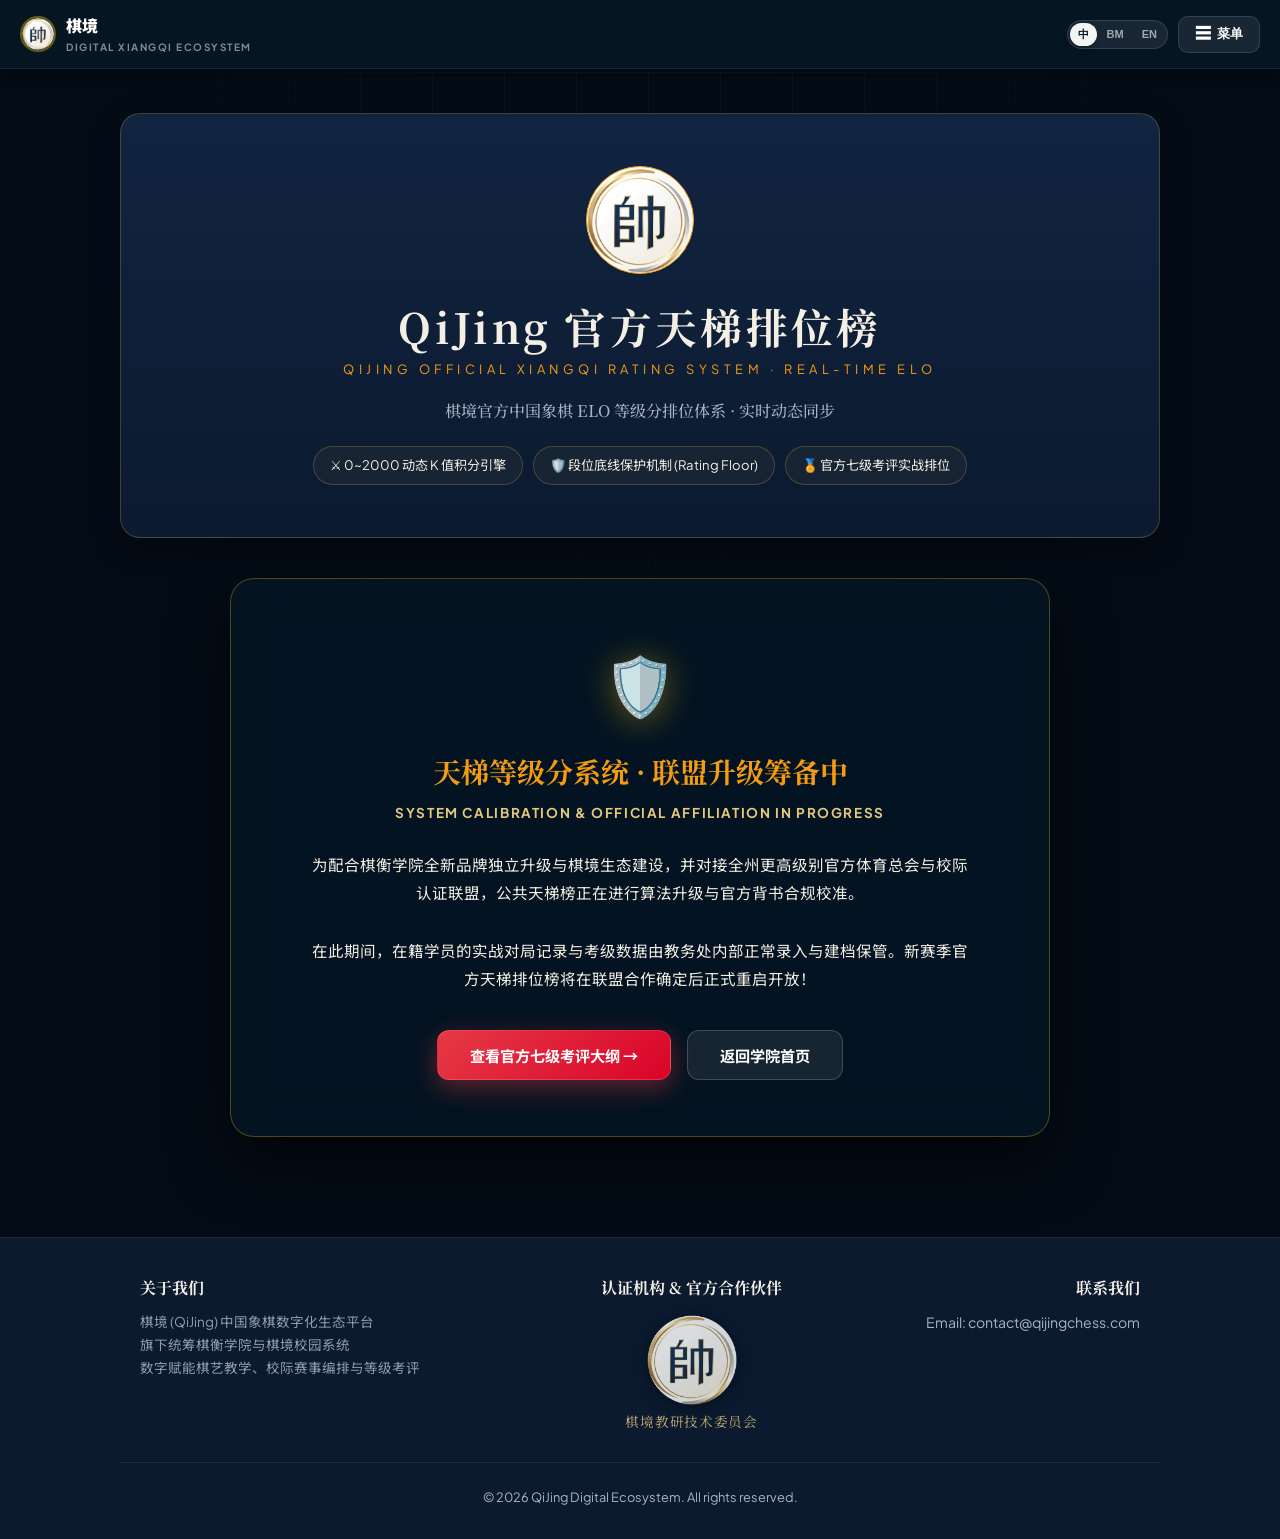
<file: ladder.html>
<!DOCTYPE html>
<html lang="zh-CN">
<head>
  <meta charset="UTF-8">
  <meta name="viewport" content="width=device-width, initial-scale=1.0, maximum-scale=1.0, user-scalable=no">
  <title>官方天梯排位榜 · 棋境 QiJing</title>
  <link rel="preconnect" href="https://fonts.googleapis.com">
  <link href="https://fonts.googleapis.com/css2?family=Plus+Jakarta+Sans:wght@400;500;600;700;800;900&family=Noto+Sans+SC:wght@400;500;700;900&family=Noto+Serif+SC:wght@400;500;600;700;900&display=swap" rel="stylesheet">
  <link rel="stylesheet" href="cxb-theme.css">
  <style>
    :root {
      --bg-page:            #040C17;
      --top-color:          rgba(6, 23, 36, 0.92);
      --top-blur:           16px;
      --mega-bg:            rgba(6, 23, 36, 0.78);
      --mega-blur:          24px;
      --backdrop-blur:      20px;
      --card-glass:         rgba(6, 23, 36, 0.72);
      --badge-gold-bg:      #F1C40F;
      --badge-gold-text:    #0A1929;
      --gold-hover:         #F1C40F;
      --btn-primary-bg:     linear-gradient(135deg, #E63946 0%, #D90429 100%);
      --btn-primary-shadow: 0 8px 25px rgba(230, 57, 70, 0.4);
      --font-serif:         'Noto Serif SC', 'Songti SC', 'SimSun', serif;
      --font-sans:          -apple-system, BlinkMacSystemFont, 'Segoe UI', Roboto, 'PingFang SC', 'Noto Sans SC', sans-serif;
      --navy-950: #07101e;
      --navy-900: #0b1a2f;
      --navy-800: #112440;
      --gold: #F39C12;
      --gold-soft: #e3c97f;
      --ink: #f3efe4;
      --ink-dim: #a9b3c3;
      --line: rgba(201, 162, 75, 0.28);
      --line-soft: rgba(243, 239, 228, 0.08);
      --radius: 20px;
      --shadow: 0 8px 30px rgba(0,0,0,0.4);
    }

    * { box-sizing: border-box; margin: 0; padding: 0; }
    body {
      font-family: 'Plus Jakarta Sans', 'Noto Sans SC', system-ui, sans-serif;
      background: var(--bg-page); color: var(--ink);
      min-height: 100vh; display: flex; flex-direction: column; align-items: center;
      -webkit-font-smoothing: antialiased;
    }

    /* 棋盘背景暗纹 */
    body::before {
      content: ""; position: fixed; inset: 0; z-index: -1; pointer-events: none;
      background-image:
        linear-gradient(var(--line-soft) 1px, transparent 1px),
        linear-gradient(90deg, var(--line-soft) 1px, transparent 1px);
      background-size: 72px 72px;
      mask-image: radial-gradient(ellipse at 50% 0%, #000 0%, transparent 70%);
      -webkit-mask-image: radial-gradient(ellipse at 50% 0%, #000 0%, transparent 70%);
      opacity: 0.6;
    }

    #securityGate {
      display: flex; flex-direction: column; align-items: center; width: 100%; min-height: 100vh;
    }

    /* PUBLIC STICKY NAV BAR */
    .public-nav-bar {
      width: 100%; display: flex; justify-content: space-between; align-items: center;
      padding: 12px 20px; background: var(--top-color) !important;
      backdrop-filter: blur(var(--top-blur)) !important; -webkit-backdrop-filter: blur(var(--top-blur)) !important;
      border-bottom: 1px solid rgba(255, 255, 255, 0.08); position: sticky; top: 0; z-index: 100;
      box-shadow: 0 2px 16px rgba(0, 0, 0, 0.4);
    }
    .p-nav-brand { display: flex; align-items: center; gap: 10px; text-decoration: none; }
    .p-nav-logo { width: 36px; height: 36px; border-radius: 50%; object-fit: cover; border: 2px solid rgba(241,196,15,0.4); }
    .p-nav-title { font-size: 16px; font-weight: 900; color: #fff; letter-spacing: -0.3px; }
    .p-nav-sub { font-size: 10px; font-weight: 700; color: rgba(255,255,255,0.5); letter-spacing: 1.5px; text-transform: uppercase; }

    .nav-menu-btn {
      padding: 7px 16px; border-radius: 10px; font-size: 12.5px; font-weight: 700; cursor: pointer;
      background: rgba(255,255,255,0.08); color: #fff; border: 1px solid rgba(255,255,255,0.12);
      transition: all 0.2s; display: inline-flex; align-items: center; gap: 6px;
    }
    .nav-menu-btn:hover { background: rgba(255,255,255,0.15); border-color: rgba(241,196,15,0.4); color: var(--gold-hover); }

    .nav-lang-bar {
      display: inline-flex; background: rgba(255, 255, 255, 0.08);
      border: 1px solid rgba(255, 255, 255, 0.12); border-radius: 20px;
      padding: 2px; gap: 2px;
    }
    .nav-lang-chip {
      background: transparent; border: none; color: rgba(255, 255, 255, 0.6);
      font-size: 11px; font-weight: 700; padding: 4px 8px; border-radius: 14px;
      cursor: pointer; transition: all 0.2s cubic-bezier(0.2, 0.8, 0.2, 1);
    }
    .nav-lang-chip:hover { color: #fff; }
    .nav-lang-chip.active {
      background: rgba(255, 255, 255, 0.95); color: #061724;
      box-shadow: 0 2px 6px rgba(0, 0, 0, 0.3);
    }

    .public-content-wrap {
      width: 100%; max-width: 1080px; padding: 28px 20px 60px;
    }

    /* HERO 模块 */
    .hero {
      margin-top: 16px; padding: clamp(32px, 5vw, 52px) 24px; text-align: center;
      background: linear-gradient(180deg, var(--navy-800), var(--navy-900));
      border: 1px solid var(--line); border-radius: var(--radius); box-shadow: var(--shadow);
    }
    .hero__logo { width: clamp(84px, 11vw, 108px); height: auto; aspect-ratio: 1; margin-bottom: 18px; border-radius: 50%; border: 1.5px solid var(--gold); }
    .hero__title { font-size: clamp(1.8rem, 4vw, 2.6rem); letter-spacing: 0.08em; color: var(--ink); }
    .hero__en { margin-top: 6px; font-size: 0.8rem; letter-spacing: 0.35em; color: var(--gold); text-transform: uppercase; }
    .hero__tagline { margin: 16px auto 0; max-width: 36em; font-family: var(--font-serif); font-weight: 500; color: var(--ink-dim); font-size: 1rem; }
    .hero__badges { display: flex; flex-wrap: wrap; justify-content: center; gap: 10px; margin-top: 22px; }
    .badge {
      display: inline-flex; align-items: center; gap: 8px; padding: 7px 16px;
      font-size: 0.82rem; color: var(--ink); border: 1px solid var(--line);
      border-radius: 999px; background: rgba(201, 162, 75, 0.06);
    }

    /* 搜索与筛选工具条 */
    .filter-bar {
      margin: 32px 0 24px; display: flex; gap: 12px; flex-wrap: wrap; align-items: center; justify-content: space-between;
      background: var(--card-glass); border: 1px solid var(--line); border-radius: 16px; padding: 14px 18px;
    }
    .search-input-wrap { flex: 1; min-width: 240px; position: relative; }
    .search-input {
      width: 100%; padding: 10px 14px 10px 36px; border-radius: 10px; border: 1px solid var(--line);
      background: rgba(4, 12, 23, 0.6); color: var(--ink); font-size: 14px; outline: none;
    }
    .search-input:focus { border-color: var(--gold); }
    .search-icon { position: absolute; left: 12px; top: 50%; transform: translateY(-50%); color: var(--ink-dim); font-size: 14px; }
    .filter-select {
      padding: 10px 14px; border-radius: 10px; border: 1px solid var(--line);
      background: rgba(4, 12, 23, 0.8); color: var(--ink); font-size: 13.5px; outline: none; cursor: pointer;
    }

    /* 3D 前三名领奖台 */
    .podium-wrap { margin: 36px 0 24px; }
    .podium {
      display: grid; grid-template-columns: 1fr 1.15fr 1fr; gap: 18px; align-items: flex-end;
    }
    .rank-card {
      background: var(--navy-900); border: 1px solid var(--line); border-radius: var(--radius);
      padding: 24px 18px; text-align: center; position: relative; transition: transform 0.2s, box-shadow 0.2s;
      box-shadow: var(--shadow); display: flex; flex-direction: column; align-items: center;
    }
    .rank-card:hover { transform: translateY(-4px); }
    .rank-card--1 {
      border-color: var(--gold); padding: 36px 20px 30px;
      background: linear-gradient(180deg, rgba(48, 38, 12, 0.85) 0%, var(--navy-900) 65%, rgba(183, 149, 11, 0.25) 100%);
      box-shadow: 0 16px 40px rgba(0,0,0,0.6), 0 0 30px rgba(241, 196, 15, 0.2);
    }
    .rank-card--2 {
      background: linear-gradient(180deg, rgba(28, 32, 36, 0.8) 0%, var(--navy-900) 60%, rgba(127, 140, 141, 0.25) 100%);
      border-color: rgba(149, 165, 166, 0.5);
    }
    .rank-card--3 {
      background: linear-gradient(180deg, rgba(46, 31, 24, 0.8) 0%, var(--navy-900) 60%, rgba(186, 74, 0, 0.25) 100%);
      border-color: rgba(211, 84, 0, 0.5);
    }

    /* CUSTOM VECTOR MEDAL BADGES (NO EMOJI OVERLAP / GLITCHES) */
    .medal-badge {
      width: 48px; height: 48px; border-radius: 50%;
      display: flex; align-items: center; justify-content: center;
      margin: 0 auto 16px; position: relative; font-family: var(--font-serif);
      font-weight: 900; line-height: 1; flex-shrink: 0;
      box-shadow: 0 4px 14px rgba(0,0,0,0.4);
    }
    .medal-badge--1 {
      width: 60px; height: 60px;
      background: linear-gradient(135deg, #FFE873 0%, #F1C40F 50%, #B7950B 100%);
      color: #0A1929; border: 2.5px solid #FFF59D;
      box-shadow: 0 0 25px rgba(241, 196, 15, 0.5), 0 6px 18px rgba(0,0,0,0.5);
      margin-top: 10px; margin-bottom: 18px;
    }
    .medal-badge--2 {
      background: linear-gradient(135deg, #FFFFFF 0%, #D5D8DC 50%, #99A3A4 100%);
      color: #0E1A29; border: 2px solid #EAEDED;
      box-shadow: 0 0 16px rgba(189, 195, 199, 0.35), 0 4px 12px rgba(0,0,0,0.4);
    }
    .medal-badge--3 {
      background: linear-gradient(135deg, #FAD7A0 0%, #E67E22 50%, #A04000 100%);
      color: #FFFFFF; border: 2px solid #EDBB99;
      box-shadow: 0 0 16px rgba(230, 126, 34, 0.35), 0 4px 12px rgba(0,0,0,0.4);
    }
    .medal-badge .medal-num { font-size: 22px; font-weight: 900; }
    .medal-badge--1 .medal-num { font-size: 26px; }
    .medal-crown {
      position: absolute; top: -16px; left: 50%; transform: translateX(-50%);
      font-size: 22px; line-height: 1; filter: drop-shadow(0 2px 5px rgba(0,0,0,0.6));
    }

    .rank-card__name {
      font-family: var(--font-serif); font-size: 19px; font-weight: 800; color: #fff;
      margin-bottom: 4px; line-height: 1.3; white-space: nowrap;
    }
    .rank-card--1 .rank-card__name {
      font-size: 23px; color: var(--gold-soft); text-shadow: 0 2px 8px rgba(0,0,0,0.4);
    }
    .rank-card__school {
      font-size: 12.5px; color: var(--ink-dim); margin-bottom: 14px; line-height: 1.3; white-space: nowrap;
    }
    .rank-card__title {
      font-size: 11.5px; font-weight: 800; padding: 4px 12px; border-radius: 999px;
      background: rgba(255, 255, 255, 0.08); color: var(--gold-soft); border: 1px solid var(--line);
      margin-bottom: 14px; white-space: nowrap; display: inline-block;
    }
    .rank-card__rating {
      font-family: var(--font-serif); font-size: 28px; font-weight: 900; color: #fff; line-height: 1;
    }
    .rank-card--1 .rank-card__rating {
      font-size: 34px; color: var(--gold); text-shadow: 0 0 15px rgba(241, 196, 15, 0.4);
    }

    /* 榜单列表区 */
    .ladder-section { margin-top: 36px; }
    .rank-list {
      display: flex; flex-direction: column; gap: 10px; margin-bottom: 48px;
    }
    .rank-list-item {
      display: flex; align-items: center; justify-content: space-between;
      background: var(--navy-900); border: 1px solid var(--line); border-radius: 14px;
      padding: 14px 20px; transition: all 0.2s;
    }
    .rank-list-item:hover { background: var(--navy-800); border-color: rgba(241, 196, 15, 0.4); transform: translateY(-1px); }
    .rank-list-left { display: flex; align-items: center; gap: 16px; min-width: 0; }
    .rank-list-no {
      width: 34px; height: 34px; border-radius: 50%;
      background: rgba(255, 255, 255, 0.05); color: var(--gold-soft);
      display: flex; align-items: center; justify-content: center; font-size: 14px; font-weight: 800;
      flex-shrink: 0; border: 1px solid var(--line-soft);
    }
    .rank-list-no--1 {
      background: linear-gradient(135deg, #FFE873 0%, #F1C40F 100%) !important;
      color: #0A1929 !important; border: 1px solid #FFF59D !important;
      box-shadow: 0 0 10px rgba(241, 196, 15, 0.35) !important;
    }
    .rank-list-no--2 {
      background: linear-gradient(135deg, #FFFFFF 0%, #BDC3C7 100%) !important;
      color: #0E1A29 !important; border: 1px solid #EAEDED !important;
      box-shadow: 0 0 10px rgba(189, 195, 199, 0.35) !important;
    }
    .rank-list-no--3 {
      background: linear-gradient(135deg, #FAD7A0 0%, #E67E22 100%) !important;
      color: #FFFFFF !important; border: 1px solid #EDBB99 !important;
      box-shadow: 0 0 10px rgba(230, 126, 34, 0.35) !important;
    }
    .rank-list-info { display: flex; flex-direction: column; gap: 2px; min-width: 0; }
    .rank-list-name { font-size: 15px; font-weight: 800; color: #fff; }
    .rank-list-sub { font-size: 12px; color: var(--ink-dim); }
    .rank-list-right { display: flex; align-items: center; gap: 14px; flex-shrink: 0; }
    .rank-list-tag {
      font-size: 11px; font-weight: 700; padding: 3px 8px; border-radius: 6px;
      background: rgba(255, 255, 255, 0.06); color: var(--gold-soft); border: 1px solid var(--line-soft);
    }
    .rank-list-elo {
      font-family: monospace; font-size: 18px; font-weight: 900; color: var(--gold); min-width: 50px; text-align: right;
    }

    /* FOOTER */
    .footer { width: 100%; margin-top: auto; border-top: 1px solid var(--line-soft); padding: 40px 0 30px; }
    .footer__grid {
      max-width: 1040px; margin: 0 auto; padding: 0 20px;
      display: grid; grid-template-columns: 1.4fr 1.2fr 1fr; gap: 36px;
    }
    .footer h3 { font-size: 1rem; color: var(--ink); margin-bottom: 12px; }
    .footer a:hover { color: var(--gold-soft); }
    .footer__legal {
      margin-top: 32px; border-top: 1px solid var(--line-soft); padding-top: 24px; text-align: center;
      color: var(--ink-dim); font-size: 0.8rem;
    }

    @media (max-width: 768px) {
      .podium { grid-template-columns: 1fr; }
      .rank-list-item { padding: 12px 14px; }
      .rank-list-left { gap: 10px; min-width: 0; }
      .rank-list-info { min-width: 0; }
      .rank-list-name { font-size: 14px; word-break: break-word; }
      .rank-list-sub { font-size: 11px; word-break: break-word; }
      .rank-list-right { gap: 8px; flex-shrink: 0; }
      .rank-list-elo { font-size: 16px; min-width: auto; }
      .footer__grid { grid-template-columns: 1fr; text-align: center; }
      .footer__grid > div { text-align: center !important; }
    }

    /* APPLE MEGA MENU */
    .apple-backdrop {
      position: fixed; inset: 0; z-index: 9400; background: rgba(4, 12, 23, 0.5);
      backdrop-filter: blur(var(--backdrop-blur)); -webkit-backdrop-filter: blur(24px);
      opacity: 0; pointer-events: none; transition: opacity 0.5s ease;
    }
    .apple-backdrop.open { opacity: 1; pointer-events: auto; }

    .apple-mega-menu {
      position: fixed; top: 0; left: 0; width: 100%; z-index: 9500;
      background: var(--mega-bg) !important; backdrop-filter: blur(var(--mega-blur)) !important;
      -webkit-backdrop-filter: blur(var(--mega-blur)) !important; border-bottom: 1px solid rgba(255,255,255,0.08);
      transform: translateY(-100%); transition: transform 0.6s cubic-bezier(0.2, 0.8, 0.2, 1);
      padding: 100px 40px 60px; box-shadow: 0 20px 40px rgba(0,0,0,0.5);
    }
    .apple-mega-menu.open { transform: translateY(0); }

    .apple-mega-container {
      max-width: 900px; margin: 0 auto; display: grid; grid-template-columns: repeat(auto-fit, minmax(220px, 1fr)); gap: 40px;
    }
    .apple-mega-col { display: flex; flex-direction: column; gap: 16px; }
    .apple-mega-col h4 {
      font-family: var(--font-serif) !important; font-size: 15px !important; font-weight: 600 !important;
      color: rgba(255, 255, 255, 0.85) !important; letter-spacing: 2px !important; margin-bottom: 10px !important;
      border-bottom: 1px solid rgba(255, 255, 255, 0.1) !important; padding-bottom: 8px !important;
    }
    .apple-mega-col a {
      font-family: var(--font-sans) !important; font-size: 15px !important; font-weight: 400 !important;
      color: rgba(255, 255, 255, 0.75) !important; text-decoration: none !important; cursor: pointer !important;
      transition: all 0.2s ease !important; display: flex !important; align-items: center !important;
    }
    .apple-mega-col a:hover { color: var(--gold-hover) !important; transform: translateX(4px) !important; }

    .apple-segment {
      display: flex; background: rgba(255, 255, 255, 0.08); border-radius: 10px; padding: 4px; width: 100%; max-width: 300px;
    }
    .apple-segment .seg-btn {
      flex: 1; background: transparent; border: none; color: rgba(255, 255, 255, 0.5);
      padding: 10px 0; font-size: 14px; font-weight: 700; cursor: pointer; border-radius: 8px;
      transition: all 0.3s cubic-bezier(0.2, 0.8, 0.2, 1);
    }
    .apple-segment .seg-btn.active {
      background: rgba(255, 255, 255, 0.95); color: #111; box-shadow: 0 4px 12px rgba(0,0,0,0.3);
    }
  </style>
</head>
<body>

<div id="securityGate">

  <!-- PUBLIC NAV BAR -->
  <header class="public-nav-bar" style="position:relative; z-index:9600;">
    <a href="index.html" class="p-nav-brand">
      <img src="cxb_round_emblem.png" alt="QiJing" class="p-nav-logo">
      <div>
        <div class="p-nav-title">棋境</div>
        <div class="p-nav-sub">DIGITAL XIANGQI ECOSYSTEM</div>
      </div>
    </a>

    <!-- 快捷语言切换 + 菜单按钮 -->
    <div style="display:flex; align-items:center; gap:10px;">
      <div class="nav-lang-bar">
        <button id="nav_lang_cn" class="nav-lang-chip active" onclick="setLang('cn'); updateSeg('cn');">中</button>
        <button id="nav_lang_bm" class="nav-lang-chip" onclick="setLang('bm'); updateSeg('bm');">BM</button>
        <button id="nav_lang_en" class="nav-lang-chip" onclick="setLang('en'); updateSeg('en');">EN</button>
      </div>
      <button class="nav-menu-btn" onclick="toggleMainNav()">
        <span id="navMenuBtnIcon" style="font-size:16px;">☰</span> <span id="navMenuBtnText" data-i18n="nav.menu">菜单</span>
      </button>
    </div>
  </header>

  <div class="public-content-wrap">

    <!-- HERO SECTION -->
    <header class="hero">
      <img src="cxb_round_emblem.png" alt="QiJing Logo" class="hero__logo">
      <h1 class="hero__title" data-i18n="ladder.title">QiJing 官方天梯排位榜</h1>
      <div class="hero__en">QIJING OFFICIAL XIANGQI RATING SYSTEM · REAL-TIME ELO</div>
      <p class="hero__tagline" data-i18n="ladder.sub">
        棋境官方中国象棋 ELO 等级分排位体系 · 实时动态同步
      </p>
      <div class="hero__badges">
        <span class="badge" data-i18n="ladder.b1">⚔️ 0~2000 动态 K 值积分引擎</span>
        <span class="badge" data-i18n="ladder.b2">🛡️ 段位底线保护机制 (Rating Floor)</span>
        <span class="badge" data-i18n="ladder.b3">🏅 官方七级考评实战排位</span>
      </div>
    </header>

        <!-- 1. ELO HOLDING STATE (PENDING LEAGUE SANCTIONING) -->
    <section class="section" style="max-width: 820px; margin: 40px auto; text-align: center;">
      <div style="background: rgba(6, 23, 36, 0.78); border: 1px solid rgba(241, 196, 15, 0.3); border-radius: 24px; padding: 56px 36px; box-shadow: 0 25px 60px rgba(0,0,0,0.6); backdrop-filter: blur(24px);">
        <div style="font-size: 58px; margin-bottom: 20px; filter: drop-shadow(0 4px 16px rgba(241,196,15,0.4));">🛡️</div>
        <h2 style="font-family: var(--font-serif); font-size: 28px; color: var(--gold); margin-bottom: 12px;" data-i18n="ladder.hold_title">
          天梯等级分系统 · 联盟升级筹备中
        </h2>
        <div style="font-size: 13.5px; font-weight: 700; color: var(--gold-soft); letter-spacing: 0.12em; text-transform: uppercase; margin-bottom: 26px;" data-i18n="ladder.hold_en">
          SYSTEM CALIBRATION & OFFICIAL AFFILIATION IN PROGRESS
        </div>
        <p style="font-size: 15.5px; line-height: 1.85; color: var(--text-muted); max-width: 660px; margin: 0 auto 36px;" data-i18n="ladder.hold_desc">
          为配合棋衡学院全新品牌独立升级与棋境生态建设，并对接全州更高级别官方体育总会与校际认证联盟，公共天梯榜正在进行算法升级与官方背书合规校准。<br><br>
          在此期间，在籍学员的实战对局记录与考级数据由教务处内部正常录入与建档保管。新赛季官方天梯排位榜将在联盟合作确定后正式重启开放！
        </p>
        <div style="display: flex; gap: 16px; flex-wrap: wrap; justify-content: center;">
          <a href="academy.html#grading" class="btn btn--primary" style="padding: 13px 32px; font-weight: 700; text-decoration: none; border-radius: 12px; background: linear-gradient(135deg, #E63946, #D90429); color: #fff; box-shadow: 0 8px 25px rgba(230,57,70,0.4);" data-i18n="ladder.btn_grading">
            查看官方七级考评大纲 →
          </a>
          <a href="index.html" class="btn btn--secondary" style="padding: 13px 32px; font-weight: 700; text-decoration: none; border-radius: 12px; background: rgba(255,255,255,0.08); border: 1px solid rgba(255,255,255,0.18); color: #fff;" data-i18n="ladder.btn_home">
            返回学院首页
          </a>
        </div>
      </div>
    </section>

  </div> <!-- Close public-content-wrap -->

  <!-- FOOTER -->
  <footer class="footer">
    <div class="footer__grid" style="align-items: start; gap: 36px;">
      <div>
        <h3 data-i18n="footer.about_title">关于我们</h3>
        <p style="font-size:13.5px; line-height:1.7; opacity:0.85;"><span data-i18n="footer.about_desc">棋境象棋研习学院 (QiJing)<br>专业中国象棋数字化教育基地<br>统筹全县赛事与等级分考级认证</span></p>
      </div>
      <div style="text-align: center;">
        <h3 style="margin-bottom: 16px;" data-i18n="footer.partners_title">认证机构 & 官方合作伙伴</h3>
        <div style="display:flex; flex-direction:column; align-items:center; gap:8px; opacity:0.85;">
          <img src="cxb_round_emblem.png" alt="QiJing Logo" style="height: 90px; filter: drop-shadow(0 2px 8px rgba(0,0,0,0.5));">
          <span data-i18n="footer.assoc_name" style="font-family: var(--font-serif); font-size:0.85rem; color:var(--gold-soft); text-transform:uppercase; letter-spacing:0.05em; line-height:1.3; white-space:nowrap;">棋境教研技术委员会</span>
        </div>
      </div>
      <div style="text-align: right;">
        <h3 data-i18n="footer.contact_title">联系我们</h3>
        <p>Email: contact@qijingchess.com</p>
      </div>
    </div>
    <div class="footer__legal" style="margin-top: 32px; border-top: 1px solid var(--line-soft); padding-top: 24px; text-align: center;">
      © 2026 QiJing Digital Ecosystem. All rights reserved.
    </div>
  </footer>

</div>

<!-- APPLE STYLE MEGA MENU -->
<div id="appleMegaBackdrop" class="apple-backdrop" onclick="closeMainNav()"></div>
<div id="appleMegaMenu" class="apple-mega-menu">
  <div class="apple-mega-container">
    
        <div class="apple-mega-col">
      <h4 data-i18n="nav.explore">探索棋境</h4>
      <a href="index.html" data-i18n="nav.home">主页</a>
      <a href="academy.html" data-i18n="nav.academy">棋衡学院</a>
      <a href="ladder.html" data-i18n="nav.ladder">学院 ELO</a>
      <a href="events.html" data-i18n="nav.events">赛事与活动</a>
      <a href="register.html" data-i18n="nav.register">在线报名</a>
      <a href="team.html" data-i18n="nav.team">组织架构与师资</a>
    </div>
    
    <div class="apple-mega-col">
      <h4 data-i18n="nav.portals">专属入口</h4>
      <a href="index.html#login" data-i18n="nav.student_login">棋衡学员端</a>
      <a href="school.html" data-i18n="nav.school_portal">棋境校园系统</a>
      <a href="admin.html" data-i18n="nav.admin_portal">总控管理端</a>
    </div>
    
    <div class="apple-mega-col">
      <h4 data-i18n="nav.language">系统语言</h4>
      <div class="apple-segment">
        <button id="seg_cn" class="seg-btn active" onclick="setLang('cn'); updateSeg('cn'); closeMainNav()">中文</button>
        <button id="seg_bm" class="seg-btn" onclick="setLang('bm'); updateSeg('bm'); closeMainNav()">Melayu</button>
        <button id="seg_en" class="seg-btn" onclick="setLang('en'); updateSeg('en'); closeMainNav()">English</button>
      </div>
    </div>

  </div>
</div>

<script>
  const LADDER_URL = 'https://qijing-api.qijing.workers.dev/api/ladder.csv';
  let allPlayers = [];

  function toggleMainNav() {
    const menu = document.getElementById('appleMegaMenu');
    const backdrop = document.getElementById('appleMegaBackdrop');
    if (menu.classList.contains('open')) {
      closeMainNav();
    } else {
      openMainNav();
    }
  }

  function openMainNav() {
    document.getElementById('appleMegaMenu').classList.add('open');
    document.getElementById('appleMegaBackdrop').classList.add('open');
    document.getElementById('navMenuBtnIcon').textContent = '✕';
    updateNavMenuBtnText(true);
  }

  function closeMainNav() {
    document.getElementById('appleMegaMenu').classList.remove('open');
    document.getElementById('appleMegaBackdrop').classList.remove('open');
    document.getElementById('navMenuBtnIcon').textContent = '☰';
    updateNavMenuBtnText(false);
  }

  function updateNavMenuBtnText(isOpen) {
    const lang = localStorage.getItem('cxb_lang_pref') || 'cn';
    const textEl = document.getElementById('navMenuBtnText');
    if (!textEl) return;
    if (isOpen) {
      textEl.textContent = (lang === 'bm') ? 'Tutup' : (lang === 'en' ? 'Close' : '关闭');
    } else {
      textEl.textContent = (lang === 'bm') ? 'Menu' : (lang === 'en' ? 'Menu' : '菜单');
    }
  }

  function updateSeg(lang) {
    const l = (lang === 'zh' ? 'cn' : lang);
    document.querySelectorAll('.apple-segment .seg-btn').forEach(b => b.classList.remove('active'));
    const btn = document.getElementById('seg_' + l);
    if (btn) btn.classList.add('active');

    document.querySelectorAll('.nav-lang-chip').forEach(b => b.classList.remove('active'));
    const navBtn = document.getElementById('nav_lang_' + l);
    if (navBtn) navBtn.classList.add('active');
  }

  function parseCSV(t) {
    const r=[];let w=[],q=!1,c='';
    for(let i=0;i<t.length;i++){
      const x=t[i],n=t[i+1];
      if(x==='"'){q&&n==='"'?(c+='"',i++):q=!q}
      else if(x===','&&!q){w.push(c);c=''}
      else if((x==='\r'||x==='\n')&&!q){x==='\r'&&n==='\n'&&i++;w.push(c);w.some(z=>z.trim())&&r.push(w);w=[];c=''}
      else c+=x;
    }
    if(c||w.length){w.push(c);w.some(z=>z.trim())&&r.push(w)}
    return r;
  }

  function getTahapFromElo(elo) {
    if (elo >= 1800) return 'Tahap 7 · 县代表';
    if (elo >= 1500) return 'Tahap 6 · 县种子';
    if (elo >= 1300) return 'Tahap 5 · 校队领军';
    if (elo >= 1000) return 'Tahap 4 · 校队主力';
    if (elo >= 700) return 'Tahap 3 · 进阶';
    if (elo >= 300) return 'Tahap 2 · 基础';
    if (elo >= 100) return 'Tahap 1 · 启蒙';
    return '未定级';
  }

  function getTahapLevel(elo) {
    if (elo >= 1800) return 7;
    if (elo >= 1500) return 6;
    if (elo >= 1300) return 5;
    if (elo >= 1000) return 4;
    if (elo >= 700) return 3;
    if (elo >= 300) return 2;
    if (elo >= 100) return 1;
    return 0;
  }

  async function fetchLadderData() {
    try {
      const res = await fetch(LADDER_URL);
      const csv = await res.text();
      const rows = parseCSV(csv);
      allPlayers = [];
      for (let i = 1; i < rows.length; i++) {
        const r = rows[i];
        const name = (r[2] || '').trim();
        if (!name) continue;
        allPlayers.push({
          id: (r[1] || '').trim(),
          name: name,
          school: (r[3] || 'QiJing').trim(),
          tier: (r[4] || '').trim(),
          w: parseInt(r[5]) || 0,
          d: parseInt(r[6]) || 0,
          l: parseInt(r[7]) || 0,
          total: parseInt(r[8]) || 0,
          elo: parseInt(r[9]) || 200
        });
      }
      allPlayers.sort((a,b) => b.elo - a.elo);
      renderPodium(allPlayers.slice(0, 3));
      handleFilter();
    } catch(e) {
      console.error(e);
      const podiumEl = document.getElementById('podiumArea');
      if (podiumEl) {
        podiumEl.innerHTML = `
          <div style="text-align:center; padding: 40px; color: var(--gold);">
            ⚠️ 暂时未能获取天梯实时数据，请稍后刷新重试。
          </div>
        `;
      }
    }
  }

  function renderPodium(top3) {
    const container = document.getElementById('podiumArea');
    if (!container || !top3 || top3.length === 0) return;

    if (top3.length >= 3) {
      const p1 = top3[0];
      const p2 = top3[1];
      const p3 = top3[2];

      container.innerHTML = `
        <div class="podium-wrap">
          <div class="podium">
            <!-- 2nd Place -->
            <div class="rank-card rank-card--2" style="order:1;">
              <div class="medal-badge medal-badge--2">
                <span class="medal-num">2</span>
              </div>
              <div class="rank-card__name">${p2.name}</div>
              <div class="rank-card__school">${p2.school || 'QiJing'}</div>
              <span class="rank-card__title">${getTahapFromElo(p2.elo)}</span>
              <div class="rank-card__rating">${p2.elo}</div>
            </div>

            <!-- 1st Place -->
            <div class="rank-card rank-card--1" style="order:2;">
              <div class="medal-badge medal-badge--1">
                <div class="medal-crown">👑</div>
                <span class="medal-num">1</span>
              </div>
              <div class="rank-card__name">${p1.name}</div>
              <div class="rank-card__school">${p1.school || 'QiJing'}</div>
              <span class="rank-card__title">${getTahapFromElo(p1.elo)}</span>
              <div class="rank-card__rating">${p1.elo}</div>
            </div>

            <!-- 3rd Place -->
            <div class="rank-card rank-card--3" style="order:3;">
              <div class="medal-badge medal-badge--3">
                <span class="medal-num">3</span>
              </div>
              <div class="rank-card__name">${p3.name}</div>
              <div class="rank-card__school">${p3.school || 'QiJing'}</div>
              <span class="rank-card__title">${getTahapFromElo(p3.elo)}</span>
              <div class="rank-card__rating">${p3.elo}</div>
            </div>
          </div>
        </div>
      `;
    }
  }

  function handleFilter() {
    const query = (document.getElementById('searchInput').value || '').trim().toLowerCase();
    const tahapVal = document.getElementById('tahapSelect').value;

    const filtered = allPlayers.filter(p => {
      // 1. Multi-field text matching (Name, School, Student ID, Tier, Tahap string, ELO)
      const pName = (p.name || '').toLowerCase();
      const pSchool = (p.school || '').toLowerCase();
      const pId = (p.id || '').toLowerCase();
      const pTier = (p.tier || '').toLowerCase();
      const pTahap = getTahapFromElo(p.elo).toLowerCase();
      const pElo = (p.elo || '').toString();

      const matchesQuery = !query ||
        pName.includes(query) ||
        pSchool.includes(query) ||
        pId.includes(query) ||
        pTier.includes(query) ||
        pTahap.includes(query) ||
        pElo.includes(query);

      // 2. Tahap Dropdown Level matching (1..7)
      let matchesTahap = true;
      if (tahapVal !== 'ALL') {
        const pLevel = getTahapLevel(p.elo);
        matchesTahap = (pLevel === parseInt(tahapVal));
      }

      return matchesQuery && matchesTahap;
    });

    // Update Counter Badge
    const countBadge = document.getElementById('filterCountBadge');
    if (countBadge) {
      countBadge.textContent = `显示 ${filtered.length} / ${allPlayers.length} 位棋手`;
    }

    renderRankingsList(filtered);
  }

  function resetFilter() {
    const searchInp = document.getElementById('searchInput');
    const tahapSel = document.getElementById('tahapSelect');
    if (searchInp) searchInp.value = '';
    if (tahapSel) tahapSel.value = 'ALL';
    handleFilter();
  }

  function renderRankingsList(players) {
    const container = document.getElementById('rankingsList');
    if (!container) return;

    if (!players || players.length === 0) {
      container.innerHTML = `
        <div style="text-align:center; padding: 48px 20px; background:var(--card-glass); border:1px solid var(--line); border-radius:16px;">
          <div style="font-size:36px; margin-bottom:12px;">🔍</div>
          <h4 style="font-size:16px; font-weight:700; color:#fff; margin-bottom:6px;">没有找到符合条件的棋手</h4>
          <p style="font-size:13px; color:var(--ink-dim); margin-bottom:18px;">请尝试输入学员姓名、学校名称、学员编号或选择全部段位</p>
          <button onclick="resetFilter()" style="padding:9px 20px; border-radius:10px; background:rgba(255,255,255,0.08); border:1px solid var(--line); color:var(--gold-soft); font-size:13px; font-weight:700; cursor:pointer;">
            ↺ 清除筛选条件
          </button>
        </div>
      `;
      return;
    }

    let html = '<div class="rank-list">';
    for (let i = 0; i < players.length; i++) {
      const p = players[i];
      const total = p.total || (p.w + p.d + p.l);
      const winRate = total > 0 ? Math.round((p.w / total) * 100) + '%' : '0%';
      const rankNumber = allPlayers.indexOf(p) + 1;

      let noClass = 'rank-list-no';
      if (rankNumber === 1) noClass += ' rank-list-no--1';
      else if (rankNumber === 2) noClass += ' rank-list-no--2';
      else if (rankNumber === 3) noClass += ' rank-list-no--3';

      html += `
        <div class="rank-list-item">
          <div class="rank-list-left">
            <div class="${noClass}">${rankNumber}</div>
            <div class="rank-list-info">
              <span class="rank-list-name">${p.name}</span>
              <span class="rank-list-sub">${p.school || 'QiJing'}${p.id ? ' · ' + p.id : ''} · ${p.w}胜 ${p.d}和 ${p.l}负 · 胜率 ${winRate}</span>
            </div>
          </div>
          <div class="rank-list-right">
            <span class="rank-list-tag">${getTahapFromElo(p.elo)}</span>
            <span class="rank-list-elo">${p.elo}</span>
          </div>
        </div>
      `;
    }
    html += '</div>';

    container.innerHTML = html;
  }

  const i18n = {cn: {
      "hero.title": "棋境",
      "nav.home": "主页", "nav.academy": "棋衡学院", "nav.team": "组织架构与师资", "nav.ladder": "学院 ELO",
      "events.title": "赛事与活动",
      "nav.explore": "探索棋境",
    "nav.events": "赛事与活动",
    "nav.events": "赛事与活动",
    "nav.events": "赛事与活动", "nav.portals": "专属入口", "nav.student_login": "棋衡学员端",
      "nav.school_portal": "棋境校园系统", "nav.admin_portal": "总控管理端", "nav.language": "系统语言", "nav.menu": "菜单", "nav.register": "在线报名",
      "ladder.title": "QiJing 官方天梯排位榜",
      "ladder.sub": "棋境官方中国象棋 ELO 等级分排位体系 · 实时动态同步",
      "ladder.b1": "⚔️ 0~2000 动态 K 值积分引擎",
      "ladder.b2": "🛡️ 段位底线保护机制 (Rating Floor)",
      "ladder.b3": "🏅 官方七级考评实战排位",
      "ladder.hold_title": "天梯等级分系统 · 联盟升级筹备中",
      "ladder.hold_en": "SYSTEM CALIBRATION & OFFICIAL AFFILIATION IN PROGRESS",
      "ladder.hold_desc": "为配合棋衡学院全新品牌独立升级与棋境生态建设，并对接全州更高级别官方体育总会与校际认证联盟，公共天梯榜正在进行算法升级与官方背书合规校准。<br><br>在此期间，在籍学员的实战对局记录与考级数据由教务处内部正常录入与建档保管。新赛季官方天梯排位榜将在联盟合作确定后正式重启开放！",
      "ladder.btn_grading": "查看官方七级考评大纲 →",
      "ladder.btn_home": "返回学院首页",
      "ladder.list_title": "全县棋手排位总榜",
      "ladder.list_sub": "实时根据 ELO 等级分与胜负场动态排序 · 支持多条件即时检索",
      "footer.about_title": "关于我们",
      "footer.about_desc": "棋境 (QiJing) 中国象棋数字化生态平台<br>旗下统筹棋衡学院与棋境校园系统<br>数字赋能棋艺教学、校际赛事编排与等级考评",
      "footer.partners_title": "认证机构 & 官方合作伙伴",
      "footer.contact_title": "联系我们",
      "footer.assoc_name": "棋境教研技术委员会"
    },
    bm: {
      "hero.title": "Akademi Catur QiJing",
      "nav.home": "Laman Utama", "nav.academy": "Akademi QiHeng", "nav.team": "Organisasi & Jurulatih", "nav.ladder": "Sistem ELO Akademi",
      "events.title": "Kejohanan & Acara",
      "nav.events": "Kejohanan & Acara",
    "nav.explore": "Terokai QiJing", "nav.portals": "Portal Khas", "nav.student_login": "Portal Pelajar QiHeng",
      "nav.school_portal": "Sistem Sekolah QiJing", "nav.admin_portal": "Portal Pengurusan Pusat", "nav.language": "Bahasa Sistem", "nav.menu": "Menu", "nav.register": "Pendaftaran Online",
      "ladder.title": "Carta Kedudukan ELO Rasmi QiJing",
      "ladder.sub": "Sistem Penarafan Catur Cina Rasmi Negeri Pahang · Segerak Langsung",
      "ladder.b1": "⚔️ Enjin K-Faktor Dinamik 0~2000",
      "ladder.b2": "🛡️ Perlindungan Had Bawah (Rating Floor)",
      "ladder.b3": "🏅 Penarafan 7 Tahap Rasmi",
      "ladder.list_title": "Carta Penuh Kedudukan Pemain Daerah",
      "ladder.list_sub": "Disusun secara dinamik mengikut mata ELO & rekod perlawanan",
      "footer.about_title": "Mengenai Kami",
      "footer.about_desc": "QiJing Xiangqi Academy (QiJing)<br>Akademi latihan catur Cina rasmi<br>dan badan pensijilan di Pahang.",
      "footer.partners_title": "Rakan Rasmi & Pensijilan",
      "footer.contact_title": "Hubungi Kami",
      "footer.assoc_name": "QIJING ACADEMIC & TECHNICAL DIRECTORATE"
    },
    en: {
      "hero.title": "QiJing",
      "nav.home": "Home", "nav.academy": "QiHeng Academy", "nav.team": "Organization & Faculty", "nav.ladder": "Academy ELO",
      "events.title": "Tournaments & Events",
      "nav.events": "Tournaments & Events",
    "nav.explore": "Explore QiJing", "nav.portals": "Portals", "nav.student_login": "QiHeng Student Portal",
      "nav.school_portal": "QiJing School System", "nav.admin_portal": "Central Admin Console", "nav.language": "System Language", "nav.menu": "Menu", "nav.register": "Online Registration",
      "ladder.title": "QiJing Official ELO Standings",
      "ladder.sub": "QiJing Official Xiangqi Rating System · Live Synchronised",
      "ladder.b1": "⚔️ 0~2000 Dynamic K-Factor Engine",
      "ladder.b2": "🛡️ Rating Floor Protection Mechanism",
      "ladder.b3": "🏅 Official 7-Grade Live Rankings",
      "ladder.hold_title": "ELO Rating System · League Affiliation in Progress",
      "ladder.hold_en": "SYSTEM CALIBRATION & OFFICIAL AFFILIATION IN PROGRESS",
      "ladder.hold_desc": "The public ELO leaderboard is currently undergoing system calibration and official sports body affiliation for the upcoming season. Match logs and student gradings continue to be administered internally by the academy.",
      "ladder.btn_grading": "View 7-Grade Syllabus →",
      "ladder.btn_home": "Back to Home",
      "ladder.list_title": "QiJing District Official Standings",
      "ladder.list_sub": "Live rankings sorted by ELO ratings & match performance",
      "footer.about_title": "About Us",
      "footer.about_desc": "QiJing Xiangqi Academy (QiJing)<br>Official Xiangqi training academy<br>and rating body in Pahang.",
      "footer.partners_title": "Official Partners",
      "footer.contact_title": "Contact Us",
      "footer.assoc_name": "QIJING ACADEMIC & TECHNICAL DIRECTORATE"
    }
  };

  function setLang(lang) {
    let prefLang = lang === 'cn' ? 'zh' : lang;
    localStorage.setItem('cxb_lang_pref', prefLang);
    window._currentLang = lang;

    const dict = i18n[lang] || i18n.cn;
    document.querySelectorAll('[data-i18n]').forEach(el => {
      const key = el.getAttribute('data-i18n');
      if (dict[key]) {
        el.innerHTML = dict[key];
      }
    });

    updateSeg(lang);
    updateNavMenuBtnText(false);
  }

  document.addEventListener('DOMContentLoaded', () => {
    const saved = localStorage.getItem('cxb_lang_pref') || 'cn';
    const initial = (saved === 'zh' || saved === 'cn') ? 'cn' : saved;
    setLang(initial);
    // fetchLadderData(); // Temporarily paused during calibration
  });
</script>

</body>
</html>
</file>
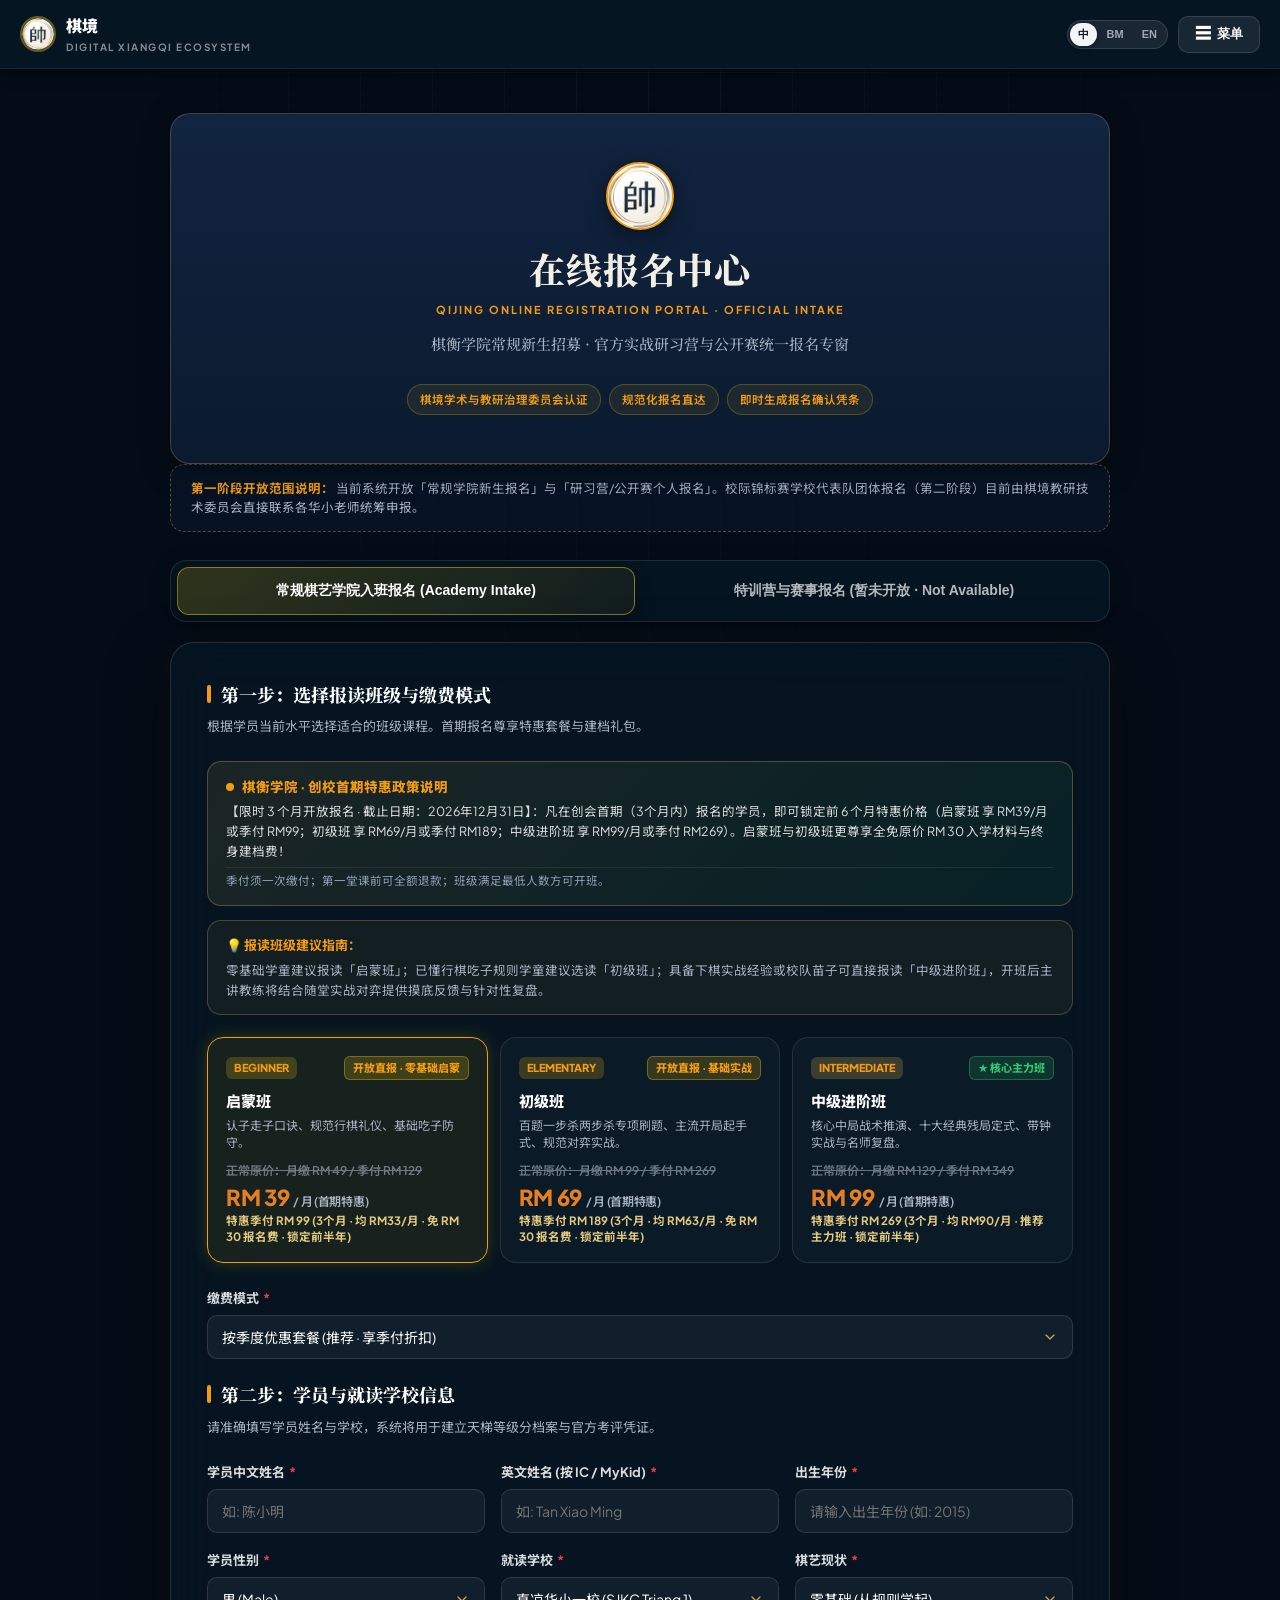
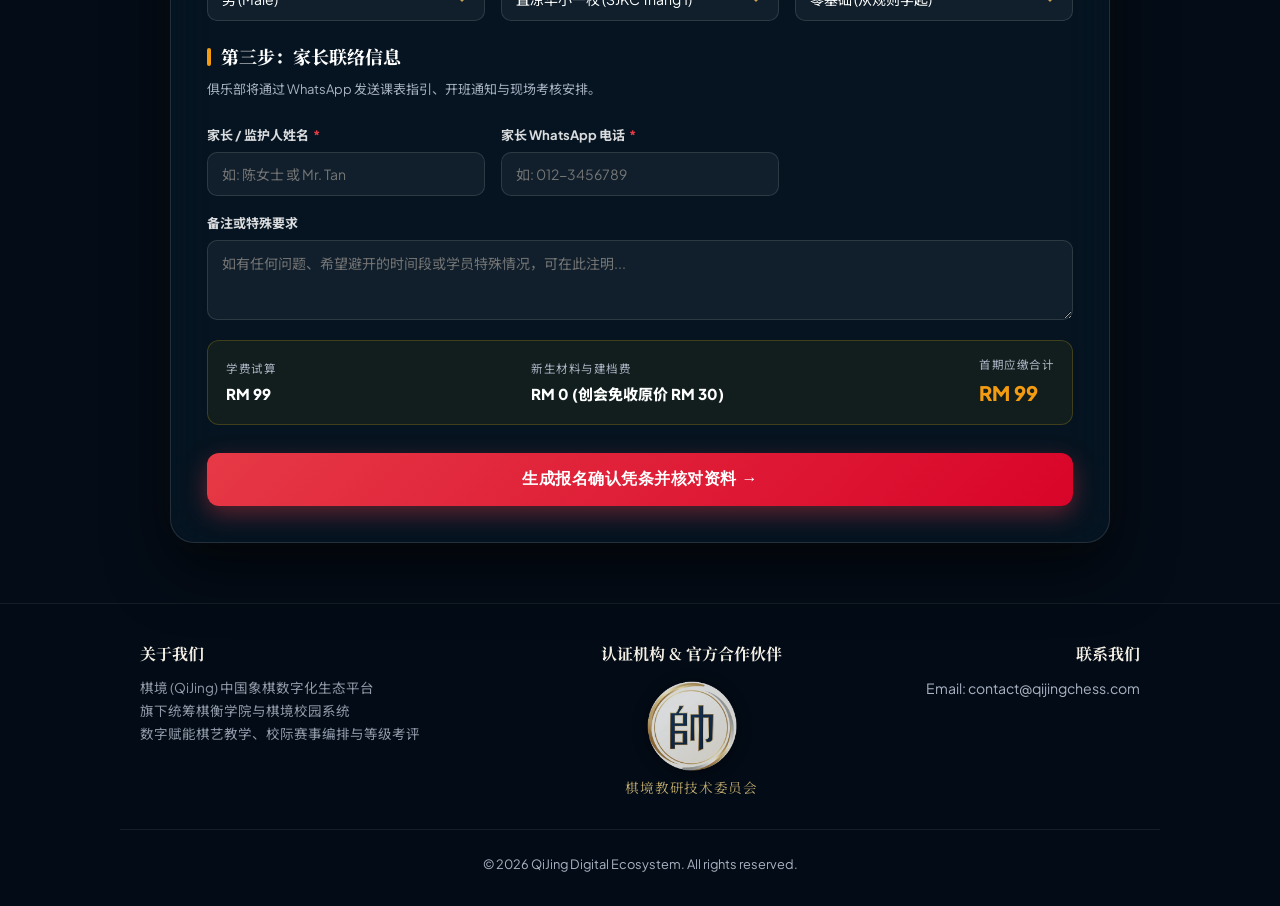
<file: register.html>
<!DOCTYPE html>
<html lang="zh-CN">
<head>
  <meta charset="UTF-8">
  <meta name="viewport" content="width=device-width, initial-scale=1.0, maximum-scale=1.0, user-scalable=no">
  <title>在线报名中心 · 棋境 QiJing</title>
  <link rel="preconnect" href="https://fonts.googleapis.com">
  <link href="https://fonts.googleapis.com/css2?family=Plus+Jakarta+Sans:wght@400;500;600;700;800;900&family=Noto+Sans+SC:wght@400;500;700;900&family=Noto+Serif+SC:wght@400;500;600;700;900&display=swap" rel="stylesheet">
  <link rel="stylesheet" href="cxb-theme.css">
  <style>
    :root {
      --bg-page:            #040C17;
      --top-color:          rgba(6, 23, 36, 0.92);
      --top-blur:           16px;
      --mega-bg:            rgba(6, 23, 36, 0.78);
      --mega-blur:          24px;
      --backdrop-blur:      20px;
      --card-glass:         rgba(6, 23, 36, 0.75);
      --badge-gold-bg:      #F1C40F;
      --badge-gold-text:    #0A1929;
      --gold-hover:         #F1C40F;
      --btn-primary-bg:     linear-gradient(135deg, #E63946 0%, #D90429 100%);
      --btn-primary-shadow: 0 8px 25px rgba(230, 57, 70, 0.4);
      --font-serif:         'Noto Serif SC', 'Songti SC', 'SimSun', serif;
      --font-sans:          -apple-system, BlinkMacSystemFont, 'Segoe UI', Roboto, 'PingFang SC', 'Noto Sans SC', sans-serif;
      --navy-950: #07101e;
      --navy-900: #0b1a2f;
      --navy-800: #112440;
      --gold: #F39C12;
      --gold-soft: #e3c97f;
      --ink: #f3efe4;
      --ink-dim: #a9b3c3;
      --line: rgba(201, 162, 75, 0.28);
      --line-soft: rgba(243, 239, 228, 0.08);
      --radius: 20px;
      --shadow: 0 8px 30px rgba(0,0,0,0.4);
    }

    * { box-sizing: border-box; margin: 0; padding: 0; }
    body {
      font-family: 'Plus Jakarta Sans', 'Noto Sans SC', system-ui, sans-serif;
      background: var(--bg-page); color: var(--ink);
      min-height: 100vh; display: flex; flex-direction: column; align-items: center;
      -webkit-font-smoothing: antialiased;
    }

    body::before {
      content: ""; position: fixed; inset: 0; z-index: -1; pointer-events: none;
      background-image:
        linear-gradient(var(--line-soft) 1px, transparent 1px),
        linear-gradient(90deg, var(--line-soft) 1px, transparent 1px);
      background-size: 72px 72px;
      mask-image: radial-gradient(ellipse at 50% 0%, #000 0%, transparent 70%);
      -webkit-mask-image: radial-gradient(ellipse at 50% 0%, #000 0%, transparent 70%);
      opacity: 0.6;
    }

        /* APPLE MEGA MENU & BACKDROP */
    .apple-backdrop {
      position: fixed; inset: 0; z-index: 9400; background: rgba(4, 12, 23, 0.5);
      backdrop-filter: blur(var(--backdrop-blur)); -webkit-backdrop-filter: blur(24px);
      opacity: 0; pointer-events: none; transition: opacity 0.5s ease;
    }
    .apple-backdrop.open { opacity: 1; pointer-events: auto; }

    .apple-mega-menu {
      position: fixed; top: 0; left: 0; width: 100%; z-index: 9500;
      background: var(--mega-bg) !important; backdrop-filter: blur(var(--mega-blur)) !important;
      -webkit-backdrop-filter: blur(var(--mega-blur)) !important; border-bottom: 1px solid rgba(255,255,255,0.08);
      transform: translateY(-100%); transition: transform 0.6s cubic-bezier(0.2, 0.8, 0.2, 1);
      padding: 100px 40px 60px; box-shadow: 0 20px 40px rgba(0,0,0,0.5);
    }
    .apple-mega-menu.open { transform: translateY(0); }

    .apple-mega-container {
      max-width: 900px; margin: 0 auto; display: grid; grid-template-columns: repeat(auto-fit, minmax(220px, 1fr)); gap: 40px;
    }
    .apple-mega-col { display: flex; flex-direction: column; gap: 16px; }
    .apple-mega-col h4 {
      font-family: var(--font-serif) !important; font-size: 15px !important; font-weight: 600 !important;
      color: rgba(255, 255, 255, 0.85) !important; letter-spacing: 2px !important; margin-bottom: 10px !important;
      border-bottom: 1px solid rgba(255, 255, 255, 0.1) !important; padding-bottom: 8px !important;
    }
    .apple-mega-col a {
      font-family: var(--font-sans) !important; font-size: 15px !important; font-weight: 400 !important;
      color: rgba(255, 255, 255, 0.75) !important; text-decoration: none !important; cursor: pointer !important;
      transition: all 0.2s ease !important; display: flex !important; align-items: center !important;
    }
    .apple-mega-col a:hover { color: var(--gold-hover) !important; transform: translateX(4px) !important; }

    .apple-segment {
      display: flex; background: rgba(255, 255, 255, 0.08); border-radius: 10px; padding: 4px; width: 100%; max-width: 300px;
    }
    .apple-segment .seg-btn {
      flex: 1; background: transparent; border: none; color: rgba(255, 255, 255, 0.5);
      padding: 10px 0; font-size: 14px; font-weight: 700; cursor: pointer; border-radius: 8px;
      transition: all 0.3s cubic-bezier(0.2, 0.8, 0.2, 1);
    }
    .apple-segment .seg-btn.active {
      background: rgba(255, 255, 255, 0.95); color: #111; box-shadow: 0 4px 12px rgba(0,0,0,0.3);
    }

    /* PUBLIC STICKY NAV BAR */
    .public-nav-bar {
      width: 100%; display: flex; justify-content: space-between; align-items: center;
      padding: 12px 20px; background: var(--top-color) !important;
      backdrop-filter: blur(var(--top-blur)) !important; -webkit-backdrop-filter: blur(var(--top-blur)) !important;
      border-bottom: 1px solid rgba(255, 255, 255, 0.08); position: sticky; top: 0; z-index: 9600;
      box-shadow: 0 2px 16px rgba(0, 0, 0, 0.4);
    }
    .p-nav-brand { display: flex; align-items: center; gap: 10px; text-decoration: none; }
    .p-nav-logo { width: 36px; height: 36px; border-radius: 50%; object-fit: cover; border: 2px solid rgba(241,196,15,0.4); }
    .p-nav-title { font-size: 16px; font-weight: 900; color: #fff; letter-spacing: -0.3px; }
    .p-nav-sub { font-size: 10px; font-weight: 700; color: rgba(255,255,255,0.5); letter-spacing: 1.5px; text-transform: uppercase; }

    .nav-menu-btn {
      padding: 7px 16px; border-radius: 10px; font-size: 12.5px; font-weight: 700; cursor: pointer;
      background: rgba(255,255,255,0.08); color: #fff; border: 1px solid rgba(255,255,255,0.12);
      transition: all 0.2s; display: inline-flex; align-items: center; gap: 6px;
    }
    .nav-menu-btn:hover { background: rgba(255,255,255,0.15); border-color: rgba(241,196,15,0.4); color: var(--gold-hover); }

    .nav-lang-bar {
      display: inline-flex; background: rgba(255, 255, 255, 0.08);
      border: 1px solid rgba(255, 255, 255, 0.12); border-radius: 20px;
      padding: 2px; gap: 2px;
    }
    .nav-lang-chip {
      background: transparent; border: none; color: rgba(255, 255, 255, 0.6);
      font-size: 11px; font-weight: 700; padding: 4px 8px; border-radius: 14px;
      cursor: pointer; transition: all 0.2s cubic-bezier(0.2, 0.8, 0.2, 1);
    }
    .nav-lang-chip:hover { color: #fff; }
    .nav-lang-chip.active {
      background: rgba(255, 255, 255, 0.95); color: #061724;
      box-shadow: 0 2px 6px rgba(0, 0, 0, 0.3);
    }

    .public-content-wrap {
      width: 100%; max-width: 980px; padding: 28px 20px 60px;
    }

    /* HERO */
    .hero {
      margin-top: 16px; padding: clamp(32px, 5vw, 48px) 24px; text-align: center;
      background: linear-gradient(180deg, var(--navy-800), var(--navy-900));
      border: 1px solid var(--line); border-radius: var(--radius);
      box-shadow: var(--shadow); position: relative; overflow: hidden;
    }
    .hero__logo { width: 68px; height: 68px; border-radius: 50%; border: 2px solid var(--gold); margin: 0 auto 16px; display: block; box-shadow: 0 4px 20px rgba(0,0,0,0.5); }
    .hero__title { font-family: var(--font-serif); font-size: clamp(24px, 4.5vw, 36px); font-weight: 800; color: var(--ink); margin-bottom: 6px; letter-spacing: 1px; }
    .hero__en { font-size: 11px; font-weight: 700; color: var(--gold); letter-spacing: 2px; text-transform: uppercase; margin-bottom: 12px; }
    .hero__tagline { font-size: clamp(13px, 2vw, 15px); color: var(--ink-dim); max-width: 680px; margin: 0 auto 20px; line-height: 1.6; }
    .hero__badges { display: flex; justify-content: center; gap: 8px; flex-wrap: wrap; }
    .badge {
      display: inline-flex; align-items: center; padding: 5px 12px; border-radius: 999px;
      font-size: 11.5px; font-weight: 600; background: rgba(241,196,15,0.08);
      color: var(--gold); border: 1px solid rgba(241,196,15,0.25);
    }

    /* SEGMENTED TAB SELECTOR (TIER 1 - 2 ACTIVE TABS) */
    .reg-nav-tabs {
      display: flex; gap: 10px; margin: 28px 0 20px; background: rgba(6, 23, 36, 0.8);
      padding: 6px; border-radius: 16px; border: 1px solid rgba(255,255,255,0.1);
      box-shadow: 0 4px 20px rgba(0,0,0,0.3);
    }
    .reg-tab-btn {
      flex: 1; padding: 14px 18px; border-radius: 12px; font-size: 14px; font-weight: 700;
      color: rgba(255,255,255,0.7); background: transparent; border: 1px solid transparent;
      cursor: pointer; transition: all 0.25s ease; text-align: center; display: flex;
      align-items: center; justify-content: center; gap: 8px;
    }
    .reg-tab-btn.active {
      background: linear-gradient(135deg, rgba(241,196,15,0.18), rgba(241,196,15,0.06));
      color: #fff; border-color: rgba(241,196,15,0.5);
      box-shadow: 0 4px 15px rgba(0,0,0,0.35);
    }
    .reg-tab-btn:hover:not(.active) {
      color: #fff; background: rgba(255,255,255,0.04);
    }

    /* ROADMAP CALLOUT (TIER 2 NOTICE) */
    .roadmap-callout {
      background: rgba(11, 26, 47, 0.6); border: 1px dashed rgba(241,196,15,0.35);
      border-radius: 14px; padding: 14px 20px; margin-bottom: 24px;
      display: flex; align-items: center; justify-content: space-between; gap: 16px;
      font-size: 12.5px; color: var(--ink-dim); line-height: 1.5;
    }
    .roadmap-callout strong { color: var(--gold); }

    /* FORM CARD */
    .reg-form-card {
      background: var(--card-glass); backdrop-filter: blur(24px); -webkit-backdrop-filter: blur(24px);
      border: 1px solid rgba(255,255,255,0.12); border-radius: 24px; padding: clamp(24px, 4vw, 36px);
      box-shadow: 0 25px 60px rgba(0,0,0,0.6), 0 0 35px rgba(241,196,15,0.04);
      display: none; animation: fadeIn 0.3s ease;
    }
    .reg-form-card.active { display: block; }

    @keyframes fadeIn {
      from { opacity: 0; transform: translateY(6px); }
      to { opacity: 1; transform: translateY(0); }
    }

    .form-section-title {
      font-family: var(--font-serif); font-size: 18px; font-weight: 800; color: #fff;
      margin-bottom: 8px; display: flex; align-items: center; gap: 10px;
    }
    .form-section-title::before {
      content: ""; display: inline-block; width: 4px; height: 18px;
      background: var(--gold); border-radius: 2px;
    }
    .form-section-sub {
      font-size: 13px; color: var(--ink-dim); margin-bottom: 24px; line-height: 1.5;
    }

    /* TIERS PREVIEW CARDS (RADIO TILES) */
    .tier-options-grid {
      display: grid; grid-template-columns: repeat(auto-fit, minmax(260px, 1fr));
      gap: 12px; margin-bottom: 24px;
    }
    .tier-tile {
      background: rgba(255,255,255,0.03); border: 1px solid rgba(255,255,255,0.1);
      border-radius: 16px; padding: 18px; cursor: pointer; transition: all 0.2s;
      position: relative;
    }
    .tier-tile:hover {
      background: rgba(255,255,255,0.06); border-color: rgba(241,196,15,0.4);
    }
    .tier-tile.selected {
      background: rgba(241,196,15,0.08); border-color: var(--gold);
      box-shadow: 0 0 18px rgba(241,196,15,0.2);
    }
    .tier-tile.locked {
      opacity: 0.68; cursor: not-allowed; border-color: rgba(255,255,255,0.08);
      background: rgba(0, 0, 0, 0.25); transition: all 0.2s;
    }
    .tier-tile.locked:hover {
      opacity: 0.9; border-color: rgba(230, 57, 70, 0.5);
      background: rgba(230, 57, 70, 0.06);
    }
    .tier-tile.locked .tier-tile-tag {
      background: rgba(255, 255, 255, 0.08); color: var(--ink-dim);
    }
    .tier-open-badge {
      font-size: 11px; font-weight: 800; padding: 2px 8px; border-radius: 6px;
      background: rgba(241,196,15,0.18); color: var(--gold); border: 1px solid rgba(241,196,15,0.35);
    }
    .tier-test-badge {
      font-size: 11px; font-weight: 800; padding: 2px 8px; border-radius: 6px;
      background: rgba(230, 57, 70, 0.16); color: #E63946; border: 1px solid rgba(230, 57, 70, 0.4);
    }
    .tier-locked-price { display: flex; flex-direction: column; gap: 2px; }
    .tier-notice-box {
      background: rgba(230, 57, 70, 0.08); border: 1px solid rgba(230, 57, 70, 0.25);
      border-radius: 14px; padding: 14px 18px; margin-bottom: 22px; font-size: 12.5px;
      line-height: 1.6; color: var(--ink-dim);
    }
    .tier-notice-box strong { color: #fff; display: block; margin-bottom: 4px; font-size: 13px; }
    .tier-tile input[type="radio"] { position: absolute; opacity: 0; pointer-events: none; }
    .tier-tile-header { display: flex; justify-content: space-between; align-items: center; margin-bottom: 8px; }
    .tier-tile-tag { font-size: 11px; font-weight: 800; padding: 2px 8px; border-radius: 6px; background: rgba(241,196,15,0.2); color: var(--gold); }
    .tier-tile-title { font-size: 15px; font-weight: 800; color: #fff; margin-bottom: 4px; }
    .tier-tile-desc { font-size: 12px; color: var(--ink-dim); line-height: 1.4; margin-bottom: 10px; }
    .tier-tile-price { font-size: 16px; font-weight: 900; color: var(--gold); }
    .tier-tile-price small { font-size: 11px; font-weight: 500; color: var(--ink-dim); }
    .tier-tile-price-box { display: flex; flex-direction: column; gap: 3px; margin-top: 6px; }
    .tier-orig-price { text-decoration: line-through; opacity: 0.6; font-size: 12px; font-weight: 600; color: var(--ink-dim); }
    .tier-promo-price { font-size: 22px; font-weight: 900; color: #2ecc71; line-height: 1.15; letter-spacing: -0.3px; }
    .tier-promo-price small { font-size: 12px; font-weight: 600; color: var(--ink-dim); }
    .tier-offer-sub { font-size: 11.5px; font-weight: 700; color: var(--gold-soft); line-height: 1.35; }

    /* FORM GRID & INPUTS */
    .form-grid {
      display: grid; grid-template-columns: repeat(auto-fit, minmax(240px, 1fr));
      gap: 16px; margin-bottom: 20px;
    }
    .form-group {
      display: flex; flex-direction: column; gap: 6px;
    }
    .form-group.span-2 {
      grid-column: 1 / -1;
    }
    .form-label {
      font-size: 13px; font-weight: 700; color: rgba(255,255,255,0.85); display: flex;
      align-items: center; gap: 4px;
    }
    .form-label .req { color: #E63946; font-weight: 900; }
    .form-control {
      width: 100%; padding: 12px 14px; background: var(--input-glass-bg);
      border: 1px solid var(--input-glass-border); border-radius: 10px;
      color: #fff; font-size: 14px; font-family: inherit; outline: none;
      transition: all 0.2s;
    }
    .form-control:focus {
      border-color: var(--input-focus-glow); background: rgba(255,255,255,0.08);
      box-shadow: 0 0 12px rgba(241,196,15,0.25);
    }
    select.form-control {
      cursor: pointer; appearance: none; -webkit-appearance: none;
      background-image: url("data:image/svg+xml;charset=UTF-8,%3csvg xmlns='http://www.w3.org/2000/svg' viewBox='0 0 24 24' fill='none' stroke='%23C9A24B' stroke-width='2' stroke-linecap='round' stroke-linejoin='round'%3e%3cpolyline points='6 9 12 15 18 9'%3e%3c/polyline%3e%3c/svg%3e");
      background-repeat: no-repeat; background-position: right 14px center; background-size: 16px;
      padding-right: 38px;
    }
    select.form-control option {
      background: #0b1a2f; color: #fff;
    }
    textarea.form-control {
      min-height: 80px; resize: vertical; line-height: 1.5;
    }

    /* FEE BREAKDOWN STRIP */
    .fee-strip {
      background: rgba(241,196,15,0.06); border: 1px solid rgba(241,196,15,0.2);
      border-radius: 12px; padding: 14px 18px; margin: 20px 0 28px;
      display: flex; justify-content: space-between; align-items: center; flex-wrap: wrap; gap: 12px;
    }
    .fee-strip-item { display: flex; flex-direction: column; gap: 2px; }
    .fee-strip-label { font-size: 11.5px; color: var(--ink-dim); text-transform: uppercase; letter-spacing: 0.5px; }
    .fee-strip-val { font-size: 15px; font-weight: 800; color: #fff; }
    .fee-strip-total { font-size: 20px; font-weight: 900; color: var(--gold); }

    /* SUBMIT BUTTON */
    .btn-submit {
      width: 100%; padding: 16px 24px; border-radius: 12px;
      background: var(--btn-primary-bg); border: none; color: #fff;
      font-size: 16px; font-weight: 800; cursor: pointer;
      box-shadow: var(--btn-primary-shadow); transition: all 0.2s;
      letter-spacing: 0.5px; text-align: center;
    }
    .btn-submit:hover {
      background: var(--btn-primary-hover); transform: translateY(-1px);
      box-shadow: 0 10px 30px rgba(230, 57, 70, 0.5);
    }

    /* CONFIRMATION / RECEIPT MODAL */
    .modal-overlay {
      position: fixed; inset: 0; z-index: 1000; background: rgba(0,0,0,0.75);
      backdrop-filter: blur(16px); -webkit-backdrop-filter: blur(16px);
      display: none; align-items: center; justify-content: center; padding: 20px;
    }
    .modal-overlay.open { display: flex; }
    .receipt-modal {
      width: 100%; max-width: 600px; background: #071322;
      border: 1px solid rgba(241,196,15,0.35); border-radius: 20px;
      box-shadow: 0 30px 80px rgba(0,0,0,0.8), 0 0 40px rgba(241,196,15,0.1);
      padding: clamp(24px, 4vw, 36px); max-height: 90vh; overflow-y: auto;
      animation: modalZoom 0.25s ease;
    }
    @keyframes modalZoom {
      from { opacity: 0; transform: scale(0.95); }
      to { opacity: 1; transform: scale(1); }
    }
    .receipt-header {
      text-align: center; border-bottom: 1px dashed rgba(255,255,255,0.15);
      padding-bottom: 18px; margin-bottom: 20px;
    }
    .receipt-badge {
      display: inline-block; padding: 4px 14px; border-radius: 20px;
      background: var(--badge-gold-bg); color: var(--badge-gold-text);
      font-size: 11px; font-weight: 800; margin-bottom: 10px;
    }
    .receipt-id {
      font-family: monospace; font-size: 15px; font-weight: 700;
      color: var(--gold); letter-spacing: 1px;
    }
    .receipt-title {
      font-family: var(--font-serif); font-size: 20px; font-weight: 800;
      color: #fff; margin-top: 4px;
    }
    .receipt-table {
      width: 100%; border-collapse: collapse; margin-bottom: 24px; font-size: 13.5px;
    }
    .receipt-table td {
      padding: 9px 6px; border-bottom: 1px solid rgba(255,255,255,0.06);
    }
    .receipt-table td:first-child {
      color: var(--ink-dim); width: 38%; font-weight: 600;
    }
    .receipt-table td:last-child {
      color: #fff; font-weight: 700; text-align: right;
    }
    .receipt-actions {
      display: flex; flex-direction: column; gap: 10px;
    }
    .btn-wa-confirm {
      display: flex; align-items: center; justify-content: center; gap: 8px;
      padding: 14px 20px; border-radius: 12px; background: #25D366;
      color: #07101e; font-size: 15px; font-weight: 800; text-decoration: none;
      box-shadow: 0 4px 20px rgba(37,211,102,0.3); transition: all 0.2s;
    }
    .btn-wa-confirm:hover {
      background: #20BA5A; transform: translateY(-1px);
    }
    .btn-modal-close {
      padding: 12px; border-radius: 10px; background: rgba(255,255,255,0.08);
      color: #fff; font-size: 14px; font-weight: 700; border: 1px solid rgba(255,255,255,0.15);
      cursor: pointer; text-align: center;
    }

    /* FOOTER (100% 首页一致) */
    .footer { width: 100%; margin-top: auto; border-top: 1px solid var(--line-soft); padding: 40px 0 30px; background: rgba(4, 12, 23, 0.95); }
    .footer__grid {
      max-width: 1040px; margin: 0 auto; padding: 0 20px;
      display: grid; grid-template-columns: 1.4fr 1.2fr 1fr; gap: 36px;
    }
    .footer h3 { font-size: 1rem; color: var(--ink); margin-bottom: 12px; }
    .footer a:hover { color: var(--gold-soft); }
    .footer__legal {
      margin-top: 32px; border-top: 1px solid var(--line-soft); padding-top: 24px; text-align: center;
      color: var(--ink-dim); font-size: 0.8rem;
    }

    @media (max-width: 768px) {
      .footer__grid { grid-template-columns: 1fr; text-align: center; }
      .footer__grid > div { text-align: center !important; }
    }

    @media (max-width: 600px) {
      .reg-nav-tabs { flex-direction: column; gap: 6px; }
      .fee-strip { flex-direction: column; align-items: flex-start; }
      .receipt-table td { font-size: 12.5px; }
    }
  </style>
</head>
<body>

  <!-- STICKY TOP NAVBAR -->
  <header class="public-nav-bar">
    <a href="index.html" class="p-nav-brand">
      <img src="cxb_round_emblem.png" alt="QiJing" class="p-nav-logo">
      <div>
        <div class="p-nav-title">棋境</div>
        <div class="p-nav-sub">DIGITAL XIANGQI ECOSYSTEM</div>
      </div>
    </a>

    <div style="display:flex; align-items:center; gap:10px;">
      <div class="nav-lang-bar">
        <button id="nav_lang_cn" class="nav-lang-chip active" onclick="setLang('cn'); updateSeg('cn');">中</button>
        <button id="nav_lang_bm" class="nav-lang-chip" onclick="setLang('bm'); updateSeg('bm');">BM</button>
        <button id="nav_lang_en" class="nav-lang-chip" onclick="setLang('en'); updateSeg('en');">EN</button>
      </div>
      <button class="nav-menu-btn" onclick="toggleMainNav()">
        <span id="navMenuBtnIcon" style="font-size:16px;">☰</span> <span id="navMenuBtnText" data-i18n="nav.menu">菜单</span>
      </button>
    </div>
  </header>

  <div class="public-content-wrap">

    <!-- HERO SECTION -->
    <header class="hero">
      <img src="cxb_round_emblem.png" alt="QiJing Logo" class="hero__logo">
      <h1 class="hero__title" data-i18n="reg.hero_title">在线报名中心</h1>
      <div class="hero__en">QIJING ONLINE REGISTRATION PORTAL · OFFICIAL INTAKE</div>
      <p class="hero__tagline" data-i18n="reg.hero_sub">
        棋衡学院常规新生招募 · 官方实战研习营与公开赛统一报名专窗
      </p>
      <div class="hero__badges">
        <span class="badge" data-i18n="reg.badge1">棋境学术与教研治理委员会认证</span>
        <span class="badge" data-i18n="reg.badge2">规范化报名直达</span>
        <span class="badge" data-i18n="reg.badge3">即时生成报名确认凭条</span>
      </div>
    </header>

    <!-- ROADMAP CALLOUT: TIER 1 VS TIER 2 -->
    <div class="roadmap-callout">
      <div>
        <strong data-i18n="reg.callout_title">第一阶段开放范围说明：</strong>
        <span data-i18n="reg.callout_desc">当前系统开放「常规学院新生报名」与「研习营/公开赛个人报名」。校际锦标赛学校代表队团体报名（第二阶段）目前由棋境教研技术委员会直接联系各华小老师统筹申报。</span>
      </div>
    </div>

    <!-- TABS SELECTOR (TIER 1 SCOPE: 2 CORE TABS) -->
    <div class="reg-nav-tabs">
      <button class="reg-tab-btn active" id="tabBtnAcademy" onclick="switchRegTab('academy')">
        <span data-i18n="reg.tab_academy">常规棋艺学院入班报名 (Academy Intake)</span>
      </button>
      <button class="reg-tab-btn" id="tabBtnCamp" onclick="switchRegTab('camp')">
        <span data-i18n="reg.tab_camp">特训营与赛事报名 (暂未开放 · Not Available)</span>
      </button>
    </div>

    <!-- ==========================================
         TAB 1: ACADEMY INTAKE FORM (常规棋艺学院)
         ========================================== -->
    <div class="reg-form-card active" id="cardAcademy">
      <div class="form-section-title" data-i18n="reg.acad_sec1_title">第一步：选择报读班级与缴费模式</div>
      <div class="form-section-sub" data-i18n="reg.acad_sec1_sub">根据学员当前水平选择适合的班级课程。首期报名尊享特惠套餐与建档礼包。</div>

      <!-- PROMO NOTICE BANNER: 3-MONTH WINDOW & 6-MONTH LOCK-IN -->
      <div class="tier-promo-banner" style="background: linear-gradient(135deg, rgba(201,162,75,0.12), rgba(46,204,113,0.08)); border: 1px solid rgba(201,162,75,0.35); border-radius: 14px; padding: 14px 18px; margin-bottom: 14px; font-size: 13px; line-height: 1.6; color: #fff;">
        <div style="font-weight: 800; color: var(--gold); display: flex; align-items: center; gap: 8px; margin-bottom: 4px; font-size: 13.5px;">
          <span style="display:inline-block; width:8px; height:8px; background:var(--gold); border-radius:50%;"></span>
          <span data-i18n="reg.promo_banner_title">棋衡学院 · 创校首期特惠政策说明</span>
        </div>
        <div style="color: rgba(255,255,255,0.85); font-size: 12.5px;" data-i18n="reg.promo_banner_desc">
          【限时 3 个月开放报名 · 截止日期：2026年12月31日】：凡在创会首期（3个月内）报名的学员，即可锁定前 6 个月特惠价格（启蒙班 享 RM39/月或季付 RM99；初级班 享 RM69/月或季付 RM189；中级进阶班 享 RM99/月或季付 RM269）。启蒙班与初级班更尊享全免原价 RM 30 入学材料与终身建档费！
        </div>
        <div style="font-size: 11.5px; color: #8fa0b5; margin-top: 6px; border-top: 1px solid rgba(255,255,255,0.08); padding-top: 4px;" data-i18n="reg.promo_policy_note">
          季付须一次缴付；第一堂课前可全额退款；班级满足最低人数方可开班。
        </div>
      </div>

      <!-- TIER NOTICE BOX: ADVISORY GUIDELINES -->
      <div class="tier-notice-box" style="background: rgba(201, 162, 75, 0.08); border-color: rgba(201, 162, 75, 0.3);">
        <strong style="color: var(--gold);" data-i18n="reg.notice_tahap36_title">💡 报读班级建议指南：</strong>
        <span data-i18n="reg.notice_tahap36_desc">零基础学童建议报读「启蒙班」；已懂行棋吃子规则学童建议选读「初级班」；具备下棋实战经验或校队苗子可直接报读「中级进阶班」，开班后主讲教练将结合随堂实战对弈提供摸底反馈与针对性复盘。</span>
      </div>

      <!-- TIER TILES (3 CORE ACTIVE CLASSES) -->
      <div class="tier-options-grid">
        <!-- 1. 启蒙班 -->
        <label class="tier-tile selected" id="tierTileQimeng" onclick="selectAcademyTier(this, 'qimeng', 99, 39)">
          <input type="radio" name="academy_tier" value="启蒙班 (Beginner)" checked>
          <div class="tier-tile-header">
            <span class="tier-tile-tag">BEGINNER</span>
            <span class="tier-open-badge" data-i18n="reg.badge_open_t1">开放直报 · 零基础启蒙</span>
          </div>
          <div class="tier-tile-title" data-i18n="reg.t1_name">启蒙班</div>
          <div class="tier-tile-desc" data-i18n="reg.t1_desc">认子走子口诀、规范行棋礼仪、基础吃子防守。</div>
          <div class="tier-tile-price-box">
            <div class="tier-orig-price" data-i18n="reg.t1_orig_price">正常原价：月缴 RM 49 / 季付 RM 129</div>
            <div class="tier-promo-price" style="color: #e67e22;">RM 39 <small data-i18n="reg.per_month">/ 月 (首期特惠)</small></div>
            <div class="tier-offer-sub" data-i18n="reg.t1_offer_sub">特惠季付 RM 99 (3个月 · 均 RM33/月 · 免 RM 30 报名费 · 锁定前半年)</div>
          </div>
        </label>

        <!-- 2. 初级班 -->
        <label class="tier-tile" id="tierTileChuji" onclick="selectAcademyTier(this, 'chuji', 189, 69)">
          <input type="radio" name="academy_tier" value="初级班 (Elementary)">
          <div class="tier-tile-header">
            <span class="tier-tile-tag">ELEMENTARY</span>
            <span class="tier-open-badge" data-i18n="reg.badge_open_t2">开放直报 · 基础实战</span>
          </div>
          <div class="tier-tile-title" data-i18n="reg.t2_name">初级班</div>
          <div class="tier-tile-desc" data-i18n="reg.t2_desc">百题一步杀两步杀专项刷题、主流开局起手式、规范对弈实战。</div>
          <div class="tier-tile-price-box">
            <div class="tier-orig-price" data-i18n="reg.t2_orig_price">正常原价：月缴 RM 99 / 季付 RM 269</div>
            <div class="tier-promo-price" style="color: #e67e22;">RM 69 <small data-i18n="reg.per_month">/ 月 (首期特惠)</small></div>
            <div class="tier-offer-sub" data-i18n="reg.t2_offer_sub">特惠季付 RM 189 (3个月 · 均 RM63/月 · 免 RM 30 报名费 · 锁定前半年)</div>
          </div>
        </label>

        <!-- 3. 中级进阶班 -->
        <label class="tier-tile" id="tierTileZhongji" onclick="selectAcademyTier(this, 'zhongji', 269, 99)">
          <input type="radio" name="academy_tier" value="中级进阶班 (Intermediate Advanced)">
          <div class="tier-tile-header">
            <span class="tier-tile-tag" style="background: rgba(201, 162, 75, 0.25); color: var(--gold);">INTERMEDIATE</span>
            <span class="tier-open-badge" style="background: rgba(46, 204, 113, 0.15); color: #2ecc71; border-color: rgba(46, 204, 113, 0.35);" data-i18n="reg.badge_open_t3">★ 核心主力班</span>
          </div>
          <div class="tier-tile-title" data-i18n="reg.t3_name">中级进阶班</div>
          <div class="tier-tile-desc" data-i18n="reg.t3_desc">核心中局战术推演、十大经典残局定式、带钟实战与名师复盘。</div>
          <div class="tier-tile-price-box">
            <div class="tier-orig-price" data-i18n="reg.t3_orig_price">正常原价：月缴 RM 129 / 季付 RM 349</div>
            <div class="tier-promo-price" style="color: #e67e22;">RM 99 <small data-i18n="reg.per_month">/ 月 (首期特惠)</small></div>
            <div class="tier-offer-sub" data-i18n="reg.t3_offer_sub">特惠季付 RM 269 (3个月 · 均 RM90/月 · 推荐主力班 · 锁定前半年)</div>
          </div>
        </label>
      </div>

      <!-- PAYMENT TERM SELECTION -->
      <div class="form-grid">
        <div class="form-group span-2">
          <label class="form-label"><span data-i18n="reg.lbl_payterm">缴费模式</span> <span class="req">*</span></label>
          <select class="form-control" id="acadPayTerm" onchange="calcAcademyTotal()">
            <option value="quarter" selected data-i18n="reg.opt_pay_quarter">按季度优惠套餐 (推荐 · 享季付折扣)</option>
            <option value="monthly" data-i18n="reg.opt_pay_monthly">按月度缴费 (月缴模式)</option>
          </select>
        </div>
      </div>

      <div class="form-section-title" style="margin-top:20px;" data-i18n="reg.acad_sec2_title">第二步：学员与就读学校信息</div>
      <div class="form-section-sub" data-i18n="reg.acad_sec2_sub">请准确填写学员姓名与学校，系统将用于建立天梯等级分档案与官方考评凭证。</div>

      <div class="form-grid">
        <div class="form-group">
          <label class="form-label"><span data-i18n="reg.lbl_cn_name">学员中文姓名</span> <span class="req">*</span></label>
          <input type="text" class="form-control" id="acadCnName" placeholder="如: 陈小明" required data-i18n-ph="reg.ph_cn_name">
        </div>
        <div class="form-group">
          <label class="form-label"><span data-i18n="reg.lbl_en_name">英文姓名 (按 IC / MyKid)</span> <span class="req">*</span></label>
          <input type="text" class="form-control" id="acadEnName" placeholder="如: Tan Xiao Ming" required data-i18n-ph="reg.ph_en_name">
        </div>
        <div class="form-group">
          <label class="form-label"><span data-i18n="reg.lbl_birth">出生年份</span> <span class="req">*</span></label>
          <input type="number" class="form-control" id="acadBirth" placeholder="请输入出生年份 (如: 2015)" min="1950" max="2026" required data-i18n-ph="reg.ph_birth">
        </div>
        <div class="form-group">
          <label class="form-label"><span data-i18n="reg.lbl_gender">学员性别</span> <span class="req">*</span></label>
          <select class="form-control" id="acadGender">
            <option value="男 (Lelaki)" selected data-i18n="reg.opt_male">男 (Male)</option>
            <option value="女 (Perempuan)" data-i18n="reg.opt_female">女 (Female)</option>
          </select>
        </div>
        <div class="form-group">
          <label class="form-label"><span data-i18n="reg.lbl_school">就读学校</span> <span class="req">*</span></label>
          <select class="form-control" id="acadSchool" onchange="onSchoolSelectChange()">
            <option value="直凉华小一校 (SJKC Triang 1)" selected>直凉华小一校 (SJKC Triang 1)</option>
            <option value="立德华小 (SJKC Liat Koon)">立德华小 (SJKC Liat Koon)</option>
            <option value="吉拉央华小 (SJKC Kerayong)">吉拉央华小 (SJKC Kerayong)</option>
            <option value="明光华小 (SJKC Mengkuang)">明光华小 (SJKC Mengkuang)</option>
            <option value="文德里华小 (SJKC Menteri)">文德里华小 (SJKC Menteri)</option>
            <option value="直凉华小二校 (SJKC Triang 2)">直凉华小二校 (SJKC Triang 2)</option>
            <option value="金马扬华小 (SJKC Kemayan)">金马扬华小 (SJKC Kemayan)</option>
            <option value="OTHER" data-i18n="reg.opt_school_other">其他学校 (自行填写) / Other School</option>
          </select>
          <div id="acadCustomSchoolWrap" style="display:none; margin-top:8px;">
            <input type="text" class="form-control" id="acadCustomSchool" placeholder="请输入学校全名 (如: SMK Triang / 吉隆坡坤成一校)" data-i18n-ph="reg.ph_custom_school">
          </div>
        </div>
        <div class="form-group">
          <label class="form-label"><span data-i18n="reg.lbl_level">棋艺现状</span> <span class="req">*</span></label>
          <select class="form-control" id="acadLevel">
            <option value="零基础 (从规则学起)" selected data-i18n="reg.opt_lvl_zero">零基础 (从规则学起)</option>
            <option value="初学者 (懂得走子规则与吃子)" data-i18n="reg.opt_lvl_beg">初学者 (懂得走子规则与吃子)</option>
            <option value="有下棋实战经验 (常下棋/懂基本杀法)" data-i18n="reg.opt_lvl_mid">有下棋实战经验 (懂基本杀法)</option>
            <option value="有参赛经历 (曾代表班级或校队参赛)" data-i18n="reg.opt_lvl_exp">有参赛经历 (曾代表学校参赛)</option>
          </select>
        </div>
      </div>

      <div class="form-section-title" style="margin-top:20px;" data-i18n="reg.acad_sec3_title">第三步：家长联络信息</div>
      <div class="form-section-sub" data-i18n="reg.acad_sec3_sub">俱乐部将通过 WhatsApp 发送课表指引、开班通知与现场考核安排。</div>

      <div class="form-grid">
        <div class="form-group">
          <label class="form-label"><span data-i18n="reg.lbl_parent_name">家长 / 监护人姓名</span> <span class="req">*</span></label>
          <input type="text" class="form-control" id="acadParentName" placeholder="如: 陈女士 或 Mr. Tan" required>
        </div>
        <div class="form-group">
          <label class="form-label"><span data-i18n="reg.lbl_parent_phone">家长 WhatsApp 电话</span> <span class="req">*</span></label>
          <input type="tel" class="form-control" id="acadParentPhone" placeholder="如: 012-3456789" required>
        </div>
        <div class="form-group span-2">
          <label class="form-label"><span data-i18n="reg.lbl_remarks">备注或特殊要求</span></label>
          <textarea class="form-control" id="acadRemarks" placeholder="如有任何问题、希望避开的时间段或学员特殊情况，可在此注明..."></textarea>
        </div>
      </div>

      <!-- FEE STRIP -->
      <div class="fee-strip">
        <div class="fee-strip-item">
          <span class="fee-strip-label" data-i18n="reg.fee_tuition">学费试算</span>
          <span class="fee-strip-val" id="dispAcadTuition">RM 160</span>
        </div>
        <div class="fee-strip-item">
          <span class="fee-strip-label" data-i18n="reg.fee_kit">新生材料与建档费</span>
          <span class="fee-strip-val" id="dispAcadKit" data-i18n="reg.fee_kit_val">RM 0 (创会首期免收原价 RM 30)</span>
        </div>
        <div class="fee-strip-item">
          <span class="fee-strip-label" data-i18n="reg.fee_total">首期应缴合计</span>
          <span class="fee-strip-total" id="dispAcadTotal">RM 160</span>
        </div>
      </div>

      <button type="button" class="btn-submit" onclick="submitAcademyForm()" data-i18n="reg.btn_submit_acad">
        生成报名确认凭条并核对资料 →
      </button>
    </div>

    <!-- ==========================================
         TAB 2: CAMP & OPEN ENTRY FORM (研习营与公开赛)
         ========================================== -->
    <div class="reg-form-card" id="cardCamp">
      <!-- NOTICE: CAMP / EVENT REGISTRATION CURRENTLY NOT AVAILABLE -->
      <div style="background: rgba(231,76,60,0.1); border: 1px solid rgba(231,76,60,0.35); border-radius: 16px; padding: 32px 24px; text-align: center; margin-bottom: 24px;">
        <div style="font-size: 42px; margin-bottom: 14px;">⏳</div>
        <h3 style="font-family: var(--font-serif); font-size: 20px; color: #e74c3c; margin-bottom: 10px;" data-i18n="reg.camp_closed_title">
          活动与赛事报名通道暂未开放 (Not Available)
        </h3>
        <p style="font-size: 14px; line-height: 1.8; color: var(--ink-dim); max-width: 600px; margin: 0 auto 20px;" data-i18n="reg.camp_closed_desc">
          当前阶段系统优先开展棋衡学院常规学籍入班与梯队教研工作。「棋缘」启蒙营与「弈峰」特训营之最新规程与席位正在筹备统筹中，暂不接受外部在线提交报名。敬请密切关注官方通告！
        </p>
        <button type="button" class="btn-submit" style="background: rgba(255,255,255,0.06); border: 1px solid rgba(255,255,255,0.18); color: rgba(255,255,255,0.45); cursor: not-allowed; max-width: 340px; margin: 0 auto; box-shadow: none;" disabled data-i18n="reg.btn_camp_disabled">
          🚫 报名暂未开放 · 敬请关注官方通知
        </button>
      </div>
      <div class="form-section-title" data-i18n="reg.camp_sec1_title">第一步：选择参与活动项目</div>
      <div class="form-section-sub" data-i18n="reg.camp_sec1_sub">选择棋境学术与教研治理委员会与俱乐部主办的官方实战营或锦标赛。</div>

      <div class="form-grid">
        <div class="form-group span-2">
          <label class="form-label"><span data-i18n="reg.lbl_event_select">报名活动名称</span> <span class="req">*</span></label>
          <select class="form-control" id="campEventSelect" onchange="onCampEventChange()">
            <option value="2026 第一届「棋缘」中国象棋启蒙教育营 (11月22日)" selected>2026 第一届「棋缘」中国象棋启蒙教育营 (11月22日 · 直凉一校)</option>
            <option value="2026 第一届「弈峰」学校假期棋艺进阶特训营 (意向预报名)">2026 第一届「弈峰」学校假期棋艺进阶特训营 (意向预报名)</option>
            <option value="2026 第一届棋境中国象棋公开锦标赛 (全县棋王争霸)">2026 第一届棋境中国象棋公开锦标赛 (全县棋手意向预报名)</option>
          </select>
        </div>
      </div>

      <div class="form-section-title" style="margin-top:20px;" data-i18n="reg.camp_sec2_title">第二步：参赛者个人资料</div>
      <div class="form-section-sub" data-i18n="reg.camp_sec2_sub">个人信息用于编排对阵名单、印制证书与登记天梯积分。</div>

      <div class="form-grid">
        <div class="form-group">
          <label class="form-label"><span data-i18n="reg.lbl_camp_cn_name">参赛者中文姓名</span> <span class="req">*</span></label>
          <input type="text" class="form-control" id="campCnName" placeholder="如: 陈小明" required data-i18n-ph="reg.ph_cn_name">
        </div>
        <div class="form-group">
          <label class="form-label"><span data-i18n="reg.lbl_camp_en_name">英文全名 (按 IC / MyKid)</span> <span class="req">*</span></label>
          <input type="text" class="form-control" id="campEnName" placeholder="如: Tan Xiao Ming" required data-i18n-ph="reg.ph_en_name">
        </div>
        <div class="form-group">
          <label class="form-label"><span data-i18n="reg.lbl_camp_ic">身分证号码 (IC / MyKid)</span> <span class="req">*</span></label>
          <input type="text" class="form-control" id="campIc" placeholder="如: 150822-06-XXXX" required>
        </div>
        <div class="form-group">
          <label class="form-label"><span data-i18n="reg.lbl_gender">性别</span> <span class="req">*</span></label>
          <select class="form-control" id="campGender">
            <option value="男 (Lelaki)" selected data-i18n="reg.opt_male">男 (Male)</option>
            <option value="女 (Perempuan)" data-i18n="reg.opt_female">女 (Female)</option>
          </select>
        </div>
        <div class="form-group">
          <label class="form-label"><span data-i18n="reg.lbl_camp_school">就读学校 / 所在单位</span> <span class="req">*</span></label>
          <input type="text" class="form-control" id="campSchool" placeholder="如: 直凉华小一校 或 成人公开组" required>
        </div>
        <div class="form-group">
          <label class="form-label"><span data-i18n="reg.lbl_camp_category">参赛组别</span> <span class="req">*</span></label>
          <select class="form-control" id="campCategory">
            <option value="小学低年组 (一至三年级)" data-i18n="reg.opt_cat_p13">小学低年组 (一至三年级)</option>
            <option value="小学高年组 (四至六年级)" selected data-i18n="reg.opt_cat_p46">小学高年组 (四至六年级)</option>
            <option value="中学组 (初一至中五)" data-i18n="reg.opt_cat_sec">中学组 (初中 / 高中)</option>
            <option value="公开组 (无年龄限制)" data-i18n="reg.opt_cat_open">公开组 (成人 / 校友)</option>
          </select>
        </div>
      </div>

      <div class="form-section-title" style="margin-top:20px;" data-i18n="reg.camp_sec3_title">第三步：联络人与营地需求</div>
      <div class="form-section-sub" data-i18n="reg.camp_sec3_sub">紧急联络电话与膳食特别安排。</div>

      <div class="form-grid">
        <div class="form-group">
          <label class="form-label"><span data-i18n="reg.lbl_camp_phone">联络 WhatsApp 电话</span> <span class="req">*</span></label>
          <input type="tel" class="form-control" id="campPhone" placeholder="如: 012-9876543" required>
        </div>
        <div class="form-group">
          <label class="form-label"><span data-i18n="reg.lbl_camp_emergency">紧急联络人姓名与电话</span> <span class="req">*</span></label>
          <input type="text" class="form-control" id="campEmergency" placeholder="如: 家长 / 监护人 012-3456789" required data-i18n-ph="reg.ph_camp_emergency">
        </div>
        <div class="form-group span-2">
          <label class="form-label"><span data-i18n="reg.lbl_diet">营员膳食需求</span> <span class="req">*</span></label>
          <select class="form-control" id="campDiet">
            <option value="普通餐 (荤食)" selected data-i18n="reg.opt_diet_std">普通餐 (荤食 Standard)</option>
            <option value="素食 (Vegetarian)" data-i18n="reg.opt_diet_veg">素食 (Vegetarian)</option>
            <option value="清真友好 / 仅鸡肉鱼类" data-i18n="reg.opt_diet_halal">清真友好 / 鱼鸡类 (Halal Friendly)</option>
          </select>
        </div>
        <div class="form-group span-2">
          <label class="form-label"><span data-i18n="reg.lbl_remarks">特别备注</span></label>
          <textarea class="form-control" id="campRemarks" placeholder="如有任何医疗过敏、特殊接送要求，请在此注明..."></textarea>
        </div>
      </div>

      <!-- CAMP FEE STRIP -->
      <div class="fee-strip">
        <div class="fee-strip-item">
          <span class="fee-strip-label" data-i18n="reg.fee_event_fee">营费 / 报名费</span>
          <span class="fee-strip-val" id="dispCampFee">RM 40</span>
        </div>
        <div class="fee-strip-item">
          <span class="fee-strip-label" data-i18n="reg.fee_event_include">包含内容</span>
          <span class="fee-strip-val" id="dispCampInclude">官方习题册 + 午餐 + 结业证书</span>
        </div>
        <div class="fee-strip-item">
          <span class="fee-strip-label" data-i18n="reg.fee_total">应缴合计</span>
          <span class="fee-strip-total" id="dispCampTotal">RM 40</span>
        </div>
      </div>

      <button type="button" class="btn-submit" style="opacity:0.6; cursor:not-allowed; background:var(--ink-dim);" disabled data-i18n="reg.btn_camp_disabled">
        🚫 报名暂未开放 · 敬请关注官方通知
      </button>
    </div>

  </div> <!-- Close public-content-wrap -->

  <!-- ==========================================
       CONFIRMATION & WHATSAPP RECEIPT MODAL
       ========================================== -->
  <div class="modal-overlay" id="receiptModal" onclick="handleModalOverlayClick(event)">
    <div class="receipt-modal">
      <div class="receipt-header">
        <span class="receipt-badge" data-i18n="reg.receipt_badge">官方报名确认凭条 · 待核实</span>
        <div class="receipt-id" id="rcptId">QiJing-REG-20261004-0000</div>
        <h3 class="receipt-title" id="rcptTitle">常规棋艺学院入班报名</h3>
      </div>

      <table class="receipt-table" id="receiptTable">
        <!-- Injected via JavaScript -->
      </table>

      <div class="receipt-actions">
        <a href="#" id="rcptWaBtn" target="_blank" class="btn-wa-confirm">
          <svg width="18" height="18" viewBox="0 0 24 24" fill="none" stroke="currentColor" stroke-width="2" stroke-linecap="round" stroke-linejoin="round" style="vertical-align:middle;"><path d="M21 11.5a8.38 8.38 0 0 1-.9 3.8 8.5 8.5 0 0 1-7.6 4.7 8.38 8.38 0 0 1-3.8-.9L3 21l1.9-5.7a8.38 8.38 0 0 1-.9-3.8 8.5 8.5 0 0 1 4.7-7.6 8.38 8.38 0 0 1 3.8-.9h.5a8.48 8.48 0 0 1 8 8v.5z"></path></svg>
          <span data-i18n="reg.btn_wa_send">通过 WhatsApp 发送凭条至教务处确认</span>
        </a>
        <button type="button" class="btn-modal-close" onclick="closeReceiptModal()" data-i18n="reg.btn_close">
          关闭并返回
        </button>
      </div>
    </div>
  </div>

  <!-- TIER LOCKED NOTICE MODAL (APPLE DARK GLASS) -->
  <div class="modal-overlay" id="tierNoticeModal" onclick="handleTierModalOverlayClick(event)">
    <div class="receipt-modal" style="max-width: 520px; text-align: center; border-color: rgba(230, 57, 70, 0.45); box-shadow: 0 30px 80px rgba(0,0,0,0.8), 0 0 40px rgba(230,57,70,0.15);">
      <div style="margin-bottom: 14px;">
        <span class="tier-test-badge" style="font-size: 11.5px; padding: 5px 16px; border-radius: 20px;" data-i18n="modal_tier.badge">
          需教练组考核定级 · ASSESSMENT REQUIRED
        </span>
      </div>
      <h3 style="font-family: var(--font-serif); font-size: 21px; font-weight: 800; color: #fff; margin-bottom: 14px;" data-i18n="modal_tier.title">
        进阶与精英班考核录取说明
      </h3>
      <div style="font-size: 13.5px; color: var(--ink-dim); line-height: 1.7; margin-bottom: 24px; text-align: left; background: rgba(0,0,0,0.35); border: 1px solid rgba(255,255,255,0.08); border-radius: 14px; padding: 16px 18px;" data-i18n="modal_tier.desc">
        为保障教学质量与梯队水准，Tahap 3 至 6 进阶与精英课程不开放未经测评直接报读。<br><br>
        若学员已有下棋基础或曾参赛，请先报读 <strong>Tahap 1~2 初级基础研习班</strong>，并在第二步的<strong>【棋艺现状】</strong>中勾选实战经验。总教练与教师团队将在收到报名单后主动联系安排现场或线上实战摸底测试！
      </div>
      <button type="button" class="btn-submit" style="padding: 14px 20px; font-size: 15px;" onclick="closeTierNoticeModal()" data-i18n="modal_tier.btn">
        我知道了，继续填写报名 →
      </button>
    </div>
  </div>

  <!-- FORM VALIDATION ALERT MODAL (APPLE DARK GLASS) -->
  <div class="modal-overlay" id="formAlertModal" onclick="handleAlertModalOverlayClick(event)">
    <div class="receipt-modal" style="max-width: 460px; text-align: center; border-color: rgba(241,196,15,0.35);">
      <div style="margin-bottom: 14px;">
        <span class="receipt-badge" style="background:#E63946; color:#fff;" data-i18n="modal_alert.badge">资料尚未填妥</span>
      </div>
      <h3 style="font-family: var(--font-serif); font-size: 19px; font-weight: 800; color: #fff; margin-bottom: 12px;" data-i18n="modal_alert.title">
        请完整填写必填信息
      </h3>
      <p style="font-size: 13.5px; color: var(--ink-dim); line-height: 1.6; margin-bottom: 24px; text-align: center;" id="formAlertMsg">
        请完整填写学员中文姓名、英文姓名、家长姓名及 WhatsApp 电话！
      </p>
      <button type="button" class="btn-submit" style="padding: 12px 24px; font-size: 14px;" onclick="closeFormAlertModal()" data-i18n="modal_alert.btn">
        返回补充信息
      </button>
    </div>
  </div>

  <!-- APPLE STYLE MEGA MENU -->
  <div id="appleMegaBackdrop" class="apple-backdrop" onclick="closeMainNav()"></div>
  <div id="appleMegaMenu" class="apple-mega-menu">
    <div class="apple-mega-container">
      
          <div class="apple-mega-col">
      <h4 data-i18n="nav.explore">探索棋境</h4>
      <a href="index.html" data-i18n="nav.home">主页</a>
      <a href="academy.html" data-i18n="nav.academy">棋衡学院</a>
      <a href="ladder.html" data-i18n="nav.ladder">学院 ELO</a>
      <a href="events.html" data-i18n="nav.events">赛事与活动</a>
      <a href="register.html" data-i18n="nav.register">在线报名</a>
      <a href="team.html" data-i18n="nav.team">组织架构与师资</a>
    </div>
    
    <div class="apple-mega-col">
      <h4 data-i18n="nav.portals">专属入口</h4>
      <a href="index.html#login" data-i18n="nav.student_login">棋衡学员端</a>
      <a href="school.html" data-i18n="nav.school_portal">棋境校园系统</a>
      <a href="admin.html" data-i18n="nav.admin_portal">总控管理端</a>
    </div>
      
      <div class="apple-mega-col">
        <h4 data-i18n="nav.language">系统语言</h4>
        <div class="apple-segment">
          <button id="seg_cn" class="seg-btn active" onclick="setLang('cn'); updateSeg('cn'); closeMainNav()">中文</button>
          <button id="seg_bm" class="seg-btn" onclick="setLang('bm'); updateSeg('bm'); closeMainNav()">Melayu</button>
          <button id="seg_en" class="seg-btn" onclick="setLang('en'); updateSeg('en'); closeMainNav()">English</button>
        </div>
      </div>

    </div>
  </div>

  <!-- 全局页脚 (100% 首页一致) -->
  <footer class="footer">
    <div class="footer__grid" style="align-items: start; gap: 36px;">
      <!-- Col 1: About -->
      <div>
        <h3 data-i18n="footer.about_title">关于我们</h3>
        <p style="font-size:13.5px; line-height:1.7; opacity:0.85;"><span data-i18n="footer.about_desc">棋境象棋研习学院 (QiJing)<br>专业中国象棋数字化教育基地<br>统筹全县赛事与等级分考级认证</span></p>
      </div>
      
      <!-- Col 2: Partners -->
      <div style="text-align: center;">
        <h3 style="margin-bottom: 16px;" data-i18n="footer.partners_title">认证机构 & 官方合作伙伴</h3>
        <div style="display:flex; flex-direction:column; align-items:center; gap:8px; opacity:0.85;">
          <img src="cxb_round_emblem.png" alt="QiJing Logo" style="height: 90px; filter: drop-shadow(0 2px 8px rgba(0,0,0,0.5));">
          <span data-i18n="footer.assoc_name" style="font-family: var(--font-serif); font-size:0.85rem; color:var(--gold-soft); text-transform:uppercase; letter-spacing:0.05em; line-height:1.3; white-space:nowrap;">棋境教研技术委员会</span>
        </div>
      </div>

      <!-- Col 3: Contact -->
      <div style="text-align: right;">
        <h3 data-i18n="footer.contact_title">联系我们</h3>
        <p>Email: contact@qijingchess.com</p>
      </div>
    </div>
    
    <div class="footer__legal" style="margin-top: 32px; border-top: 1px solid var(--line-soft); padding-top: 24px; text-align: center;">
      © 2026 QiJing Digital Ecosystem. All rights reserved.
    </div>
  </footer>

  <!-- SCRIPT -->
  <script>
    // Selected Academy Tier State
    let currentAcadTier = {
      name: '启蒙班 (Beginner)',
      qPrice: 99,
      mPrice: 39
    };

    function selectAcademyTier(el, tierKey, qPrice, mPrice) {
      document.querySelectorAll('.tier-tile').forEach(t => t.classList.remove('selected'));
      el.classList.add('selected');
      const radio = el.querySelector('input[type="radio"]');
      if (radio) {
        radio.checked = true;
        currentAcadTier.name = radio.value;
      }
      currentAcadTier.qPrice = qPrice;
      currentAcadTier.mPrice = mPrice;
      calcAcademyTotal();
    }

    function handleLockedTierClick(tierKey) {
      const modal = document.getElementById('tierNoticeModal');
      const badgeEl = modal.querySelector('[data-i18n="modal_tier.badge"]');
      const titleEl = modal.querySelector('[data-i18n="modal_tier.title"]');
      const descEl = modal.querySelector('[data-i18n="modal_tier.desc"]');
      const lang = normalizeLang(localStorage.getItem('cxb_lang_pref'));

      if (tierKey === 'tahap7') {
        if (lang === 'bm') {
          badgeEl.textContent = 'TAHAP 7 · SKUAD UTAMA QI JING';
          titleEl.textContent = 'Syarat Pemilihan Skuad Utama QiJing';
          descEl.innerHTML = 'Tahap 7 (Skuad Utama Daerah) tidak dibuka untuk pendaftaran awam berbayar.<br><br>Penyertaan adalah <strong>secara terus melalui 4 Teratas Kejohanan Terbuka/MSS Daerah</strong> tahunan. Yuran latihan dan bimbingan ditaja sepenuhnya oleh <strong>Dana Pembangunan Komiti Akademik & Teknikal QiJing</strong>!';
        } else if (lang === 'en') {
          badgeEl.textContent = 'TAHAP 7 · DISTRICT SQUAD SELECTION';
          titleEl.textContent = 'District Squad Selection & Sponsorship Policy';
          descEl.innerHTML = 'Tahap 7 (District Elite Squad) is not open for direct public paid registration.<br><br>Selection is strictly offered to the <strong>Top 4 qualifiers of the Annual District Championship</strong>. All training fees are fully sponsored by the <strong>Komiti Akademik & Teknikal QiJing Development Fund</strong>!';
        } else {
          badgeEl.textContent = 'TAHAP 7 · 年度选拔直通 · 学院全额赞助';
          titleEl.textContent = '棋境正选集训队选拔与赞助说明';
          descEl.innerHTML = 'Tahap 7（棋境正选集训队梯队）不对外开放公开付费报名。<br><br>入选资格须经<strong>年度全县锦标赛各组前四名直通</strong>或总教练特邀。入选队员之集训费用全部由<strong>棋境学术与教研治理委员会专项发展基金全额资助</strong>，学员个人免缴学费！';
        }
      } else {
        if (lang === 'bm') {
          badgeEl.textContent = 'PERLU UJIAN KELAYAKAN · ASSESSMENT REQUIRED';
          titleEl.textContent = 'Syarat Ujian Kelayakan Tahap 3~6';
          descEl.innerHTML = 'Bagi menjamin kualiti latihan, kelas Tahap 3 hingga 6 tidak dibuka untuk kemasukan terus tanpa penilaian.<br><br>Pakej promosi pengasas: <strong>Tahap 3-4 RM99/bln (RM269/3bln)</strong> dan <strong>Tahap 5-6 RM149/bln (RM399/3bln)</strong> boleh dikunci selama 6 bulan pertama!<br><br>Sila daftar di bawah <strong>Tahap 1 atau Tahap 2</strong> dahulu dan nyatakan pengalaman catur anak anda. Jurulatih akan menghubungi anda untuk ujian kelayakan!';
        } else if (lang === 'en') {
          badgeEl.textContent = 'ASSESSMENT TEST REQUIRED';
          titleEl.textContent = 'Tahap 3-6 Placement Test Policy';
          descEl.innerHTML = 'To ensure premier training standards, Tahap 3 to 6 classes do not accept unverified direct admissions.<br><br>Founding promo prices: <strong>Tahap 3-4 RM99/mo (RM269/qtr)</strong> and <strong>Tahap 5-6 RM149/mo (RM399/qtr)</strong> can be locked for the first 6 months!<br><br>Please register under <strong>Tahap 1 or Tahap 2</strong> first and describe prior chess experience. Our coaches will contact you for a placement test!';
        } else {
          badgeEl.textContent = '需教练组考核定级 · ASSESSMENT REQUIRED';
          titleEl.textContent = '进阶与精英班考核录取与特惠说明';
          descEl.innerHTML = '为保障教学质量与梯队水准，Tahap 3 至 6 进阶与精英课程不开放未经测评直接报读。<br><br>创会首期报名学员可锁定首 6 个月特惠：<strong>Tahap 3-4 享特惠 RM99/月 (季付 RM269)</strong>；<strong>Tahap 5-6 享特惠 RM149/月 (季付 RM399)</strong>（第7个月起恢复正常标准价格）。<br><br>若学员已有基础或参赛经历，可先报读 <strong>Tahap 2 初级基础实战班</strong> 并在【棋艺现状】中注明，教练组将主动联系安排实战摸底测试！';
        }
      }
      modal.classList.add('open');
    }

    function closeTierNoticeModal() {
      document.getElementById('tierNoticeModal').classList.remove('open');
    }

    function handleTierModalOverlayClick(e) {
      if (e.target.id === 'tierNoticeModal') {
        closeTierNoticeModal();
      }
    }

    function showFormAlert(msg) {
      document.getElementById('formAlertMsg').textContent = msg;
      document.getElementById('formAlertModal').classList.add('open');
    }

    function closeFormAlertModal() {
      document.getElementById('formAlertModal').classList.remove('open');
    }

    function handleAlertModalOverlayClick(e) {
      if (e.target.id === 'formAlertModal') {
        closeFormAlertModal();
      }
    }

    function calcAcademyTotal() {
      const mode = document.getElementById('acadPayTerm').value;
      const tuition = (mode === 'quarter') ? currentAcadTier.qPrice : currentAcadTier.mPrice;
      const kit = 0; // Waived during launch promo (Normal RM 30)
      const total = tuition + kit;

      document.getElementById('dispAcadTuition').textContent = 'RM ' + tuition;
      const lang = normalizeLang(localStorage.getItem('cxb_lang_pref'));
      const kitText = (lang === 'bm') 
        ? 'RM 0 (Percuma Yuran Asal RM30)' 
        : (lang === 'en' 
           ? 'RM 0 (Launch Promo · Waived RM30 Fee)' 
           : 'RM 0 (创会免收原价 RM 30)');
      const kitEl = document.getElementById('dispAcadKit');
      if (kitEl) kitEl.textContent = kitText;
      document.getElementById('dispAcadTotal').textContent = 'RM ' + total;
    }

    function onSchoolSelectChange() {
      const sel = document.getElementById('acadSchool');
      const wrap = document.getElementById('acadCustomSchoolWrap');
      const customInput = document.getElementById('acadCustomSchool');
      if (sel.value === 'OTHER') {
        wrap.style.display = 'block';
        customInput.focus();
      } else {
        wrap.style.display = 'none';
      }
    }

    function onCampEventChange() {
      const val = document.getElementById('campEventSelect').value;
      const feeEl = document.getElementById('dispCampFee');
      const incEl = document.getElementById('dispCampInclude');
      const totEl = document.getElementById('dispCampTotal');

      if (val.includes('棋缘')) {
        feeEl.textContent = 'RM 40';
        incEl.textContent = '官方习题册 + 午餐 + 结业证书';
        totEl.textContent = 'RM 40';
      } else if (val.includes('弈峰')) {
        feeEl.textContent = '预报名 (待定)';
        incEl.textContent = '假期封闭集训 + 残局定式 + 战术复盘';
        totEl.textContent = '待公布';
      } else {
        feeEl.textContent = '预报名 (待定)';
        incEl.textContent = '公开赛资格 + 官方对局 ELO 认证';
        totEl.textContent = '待公布';
      }
    }

    function switchRegTab(tab) {
      const btnAcad = document.getElementById('tabBtnAcademy');
      const btnCamp = document.getElementById('tabBtnCamp');
      const cardAcad = document.getElementById('cardAcademy');
      const cardCamp = document.getElementById('cardCamp');

      if (tab === 'academy') {
        btnAcad.classList.add('active');
        btnCamp.classList.remove('active');
        cardAcad.classList.add('active');
        cardCamp.classList.remove('active');
      } else {
        btnCamp.classList.add('active');
        btnAcad.classList.remove('active');
        cardCamp.classList.add('active');
        cardAcad.classList.remove('active');
      }
    }

    // FORM SUBMISSIONS
    function generateRegId(prefix) {
      const now = new Date();
      const dateStr = now.getFullYear().toString() + 
                      String(now.getMonth()+1).padStart(2,'0') + 
                      String(now.getDate()).padStart(2,'0');
      const rand = Math.floor(1000 + Math.random() * 9000);
      return `QiJing-REG-${dateStr}-${rand}`;
    }

    function submitAcademyForm() {
      const cnName = document.getElementById('acadCnName').value.trim();
      const enName = document.getElementById('acadEnName').value.trim();
      const birthYear = document.getElementById('acadBirth').value.trim();
      const parentName = document.getElementById('acadParentName').value.trim();
      const parentPhone = document.getElementById('acadParentPhone').value.trim();
      let school = document.getElementById('acadSchool').value;

      if (!cnName || !enName || !birthYear || !parentName || !parentPhone) {
        const lang = normalizeLang(localStorage.getItem('cxb_lang_pref'));
        const alertMsg = (lang === 'bm') 
          ? 'Sila lengkapkan semua ruangan wajib (Nama Cina, Nama Penuh, Tahun Kelahiran, Nama Ibu Bapa & No. WhatsApp)!'
          : (lang === 'en' 
             ? 'Please fill in all required fields (Chinese Name, English Name, Birth Year, Parent Name & WhatsApp)!'
             : '请完整填写必填项（学员中文姓名、英文姓名、出生年份、家长姓名及 WhatsApp 电话）！');
        showFormAlert(alertMsg);
        return;
      }

      if (school === 'OTHER') {
        const customVal = document.getElementById('acadCustomSchool').value.trim();
        if (!customVal) {
          const lang = normalizeLang(localStorage.getItem('cxb_lang_pref'));
          const alertMsg = (lang === 'bm') 
            ? 'Sila nyatakan nama sekolah anda!' 
            : (lang === 'en' ? 'Please enter your school name!' : '请填写您就读的学校全名！');
          showFormAlert(alertMsg);
          return;
        }
        school = customVal;
      }

      const regId = generateRegId('ACAD');
      const payTerm = document.getElementById('acadPayTerm').value === 'quarter' ? '按季度优惠套餐 (3个月)' : '按月度缴费';
      const y = parseInt(birthYear, 10);
      const ageStr = (!isNaN(y) && y >= 1950 && y <= 2026) ? ` (${2026 - y}岁)` : '';
      const birthDisplay = `${birthYear} 年${ageStr}`;
      const gender = document.getElementById('acadGender').value;
      const level = document.getElementById('acadLevel').value;
      const remarks = document.getElementById('acadRemarks').value.trim() || '无';
      const total = document.getElementById('dispAcadTotal').textContent;

      const record = {
        id: regId,
        type: '常规棋艺学院入班报名',
        tier: currentAcadTier.name,
        payTerm: payTerm,
        cnName: cnName,
        enName: enName,
        birth: birthDisplay,
        gender: gender,
        school: school,
        level: level,
        parentName: parentName,
        parentPhone: parentPhone,
        total: total,
        remarks: remarks,
        timestamp: new Date().toISOString()
      };

      saveRegistration(record);
      showReceiptModal(record);
    }

    function submitCampForm() {
      const eventName = document.getElementById('campEventSelect').value;
      const cnName = document.getElementById('campCnName').value.trim();
      const enName = document.getElementById('campEnName').value.trim();
      const ic = document.getElementById('campIc').value.trim();
      const school = document.getElementById('campSchool').value.trim();
      const phone = document.getElementById('campPhone').value.trim();
      const emergency = document.getElementById('campEmergency').value.trim();

      if (!cnName || !enName || !ic || !school || !phone || !emergency) {
        const lang = normalizeLang(localStorage.getItem('cxb_lang_pref'));
        const alertMsg = (lang === 'bm')
          ? 'Sila lengkapkan semua maklumat peserta (Nama, No. IC, Sekolah, No. Telefon & Hubungan Kecemasan)!'
          : (lang === 'en'
             ? 'Please fill in all participant details (Name, IC, School, Phone & Emergency Contact)!'
             : '请完整填写必填项（参赛者中文姓名、英文全名、身分证号、学校、联络电话及紧急联络人）！');
        showFormAlert(alertMsg);
        return;
      }

      const regId = generateRegId('CAMP');
      const gender = document.getElementById('campGender').value;
      const category = document.getElementById('campCategory').value;
      const diet = document.getElementById('campDiet').value;
      const remarks = document.getElementById('campRemarks').value.trim() || '无';
      const total = document.getElementById('dispCampTotal').textContent;

      const record = {
        id: regId,
        type: '研习营与公开赛个人报名',
        eventName: eventName,
        cnName: cnName,
        enName: enName,
        ic: ic,
        gender: gender,
        school: school,
        category: category,
        phone: phone,
        emergency: emergency,
        diet: diet,
        total: total,
        remarks: remarks,
        timestamp: new Date().toISOString()
      };

      saveRegistration(record);
      showReceiptModal(record);
    }

    function saveRegistration(rec) {
      if (!rec.status) rec.status = 'pending';
      try {
        let list = JSON.parse(localStorage.getItem('cxb_registrations') || '[]');
        list = list.filter(r => r.id !== rec.id);
        list.unshift(rec);
        localStorage.setItem('cxb_registrations', JSON.stringify(list));
      } catch(e) {}
      saveRegistrationToCloud(rec);
    }

    async function saveRegistrationToCloud(rec) {
      try {
        await fetch('https://qijing-api.qijing.workers.dev/api/action', {
          method: 'POST',
          headers: { 'Content-Type': 'application/json' },
          body: JSON.stringify({ action: 'addRegistration', registration: rec })
        });
      } catch(e) {
        console.warn('Cloud registration sync notice:', e);
      }
    }

    function showReceiptModal(rec) {
      document.getElementById('rcptId').textContent = rec.id;
      document.getElementById('rcptTitle').textContent = rec.type;

      let html = '';
      if (rec.type === '常规棋艺学院入班报名') {
        html = `
          <tr><td>报名项目</td><td>常规棋艺学院 (入班报名)</td></tr>
          <tr><td>报读梯队</td><td>${rec.tier}</td></tr>
          <tr><td>缴费周期</td><td>${rec.payTerm}</td></tr>
          <tr><td>学员姓名</td><td>${rec.cnName} (${rec.enName})</td></tr>
          <tr><td>年龄/性别</td><td>${rec.birth} · ${rec.gender}</td></tr>
          <tr><td>就读学校</td><td>${rec.school}</td></tr>
          <tr><td>棋艺基础</td><td>${rec.level}</td></tr>
          <tr><td>家长姓名</td><td>${rec.parentName}</td></tr>
          <tr><td>WhatsApp</td><td>${rec.parentPhone}</td></tr>
          <tr><td>费用预估</td><td style="color:var(--gold);">${rec.total}</td></tr>
          <tr><td>备注要求</td><td>${rec.remarks}</td></tr>
        `;
      } else {
        html = `
          <tr><td>报名活动</td><td>${rec.eventName}</td></tr>
          <tr><td>参赛者</td><td>${rec.cnName} (${rec.enName})</td></tr>
          <tr><td>身分证/IC</td><td>${rec.ic}</td></tr>
          <tr><td>性别/组别</td><td>${rec.gender} · ${rec.category}</td></tr>
          <tr><td>学校/单位</td><td>${rec.school}</td></tr>
          <tr><td>联络电话</td><td>${rec.phone}</td></tr>
          <tr><td>紧急联络</td><td>${rec.emergency}</td></tr>
          <tr><td>膳食要求</td><td>${rec.diet}</td></tr>
          <tr><td>报名费用</td><td style="color:var(--gold);">${rec.total}</td></tr>
          <tr><td>备注信息</td><td>${rec.remarks}</td></tr>
        `;
      }

      document.getElementById('receiptTable').innerHTML = html;

      // WhatsApp text formatting
      let msg = '';
      if (rec.type === '常规棋艺学院入班报名') {
        let testNote = '';
        if (rec.level.includes('经验') || rec.level.includes('参赛')) {
          testNote = `【进阶考核】：学员具备棋艺基础，申请安排教练组实战考核以测评 Tahap 3~6 进阶资格。\n`;
        }
        msg = `【棋衡学院 · 学员入班报名凭条】\n` +
              `凭条编号：${rec.id}\n` +
              `报读班级：${rec.tier}\n` +
              `缴费模式：${rec.payTerm}\n` +
              `学员姓名：${rec.cnName} (${rec.enName})\n` +
              `就读学校：${rec.school} (${rec.birth})\n` +
              `棋艺现状：${rec.level}\n` +
              testNote +
              `家长姓名：${rec.parentName}\n` +
              `家长电话：${rec.parentPhone}\n` +
              `费用预估：${rec.total}\n` +
              `备注需求：${rec.remarks}\n` +
              `-------------------------\n` +
              `资料已于官网提交，请教练协助核对与办理入学！`;
      } else {
        msg = `【棋境 (QiJing) · 活动赛事报名凭条】\n` +
              `凭条编号：${rec.id}\n` +
              `报名活动：${rec.eventName}\n` +
              `参赛姓名：${rec.cnName} (${rec.enName})\n` +
              `身分证IC：${rec.ic}\n` +
              `组别学校：${rec.category} · ${rec.school}\n` +
              `联络电话：${rec.phone}\n` +
              `紧急联络：${rec.emergency}\n` +
              `膳食需求：${rec.diet}\n` +
              `报名费用：${rec.total}\n` +
              `备注信息：${rec.remarks}\n` +
              `-------------------------\n` +
              `资料已于官网提交，请教务老师核实参赛名额！`;
      }

      const waUrl = `https://wa.me/60175463438?text=${encodeURIComponent(msg)}`;
      document.getElementById('rcptWaBtn').href = waUrl;

      document.getElementById('receiptModal').classList.add('open');
    }

    function closeReceiptModal() {
      document.getElementById('receiptModal').classList.remove('open');
    }

    function handleModalOverlayClick(e) {
      if (e.target.id === 'receiptModal') {
        closeReceiptModal();
      }
    }

    // MEGA MENU CONTROLS
    function toggleMainNav() {
      const menu = document.getElementById('appleMegaMenu');
      const backdrop = document.getElementById('appleMegaBackdrop');
      if (menu.classList.contains('open')) {
        closeMainNav();
      } else {
        openMainNav();
      }
    }

    function openMainNav() {
      document.getElementById('appleMegaMenu').classList.add('open');
      document.getElementById('appleMegaBackdrop').classList.add('open');
      document.getElementById('navMenuBtnIcon').textContent = '✕';
      updateNavMenuBtnText(true);
    }

    function closeMainNav() {
      document.getElementById('appleMegaMenu').classList.remove('open');
      document.getElementById('appleMegaBackdrop').classList.remove('open');
      document.getElementById('navMenuBtnIcon').textContent = '☰';
      updateNavMenuBtnText(false);
    }

    function normalizeLang(lang) {
      if (!lang || lang === 'zh' || lang === 'cn') return 'cn';
      if (lang === 'bm' || lang === 'ms') return 'bm';
      if (lang === 'en') return 'en';
      return 'cn';
    }

    function updateNavMenuBtnText(isOpen) {
      const lang = normalizeLang(localStorage.getItem('cxb_lang_pref'));
      const textEl = document.getElementById('navMenuBtnText');
      if (!textEl) return;
      if (isOpen) {
        textEl.textContent = (lang === 'bm') ? 'Tutup' : (lang === 'en' ? 'Close' : '关闭');
      } else {
        textEl.textContent = (lang === 'bm') ? 'Menu' : (lang === 'en' ? 'Menu' : '菜单');
      }
    }

    function updateSeg(lang) {
      const l = normalizeLang(lang);
      document.querySelectorAll('.apple-segment .seg-btn, .seg-btn').forEach(b => b.classList.remove('active'));
      const activeBtn = document.getElementById('seg_' + l);
      if (activeBtn) activeBtn.classList.add('active');

      document.querySelectorAll('.nav-lang-chip').forEach(b => b.classList.remove('active'));
      const activeNavBtn = document.getElementById('nav_lang_' + l);
      if (activeNavBtn) activeNavBtn.classList.add('active');
    }

    // TRILINGUAL I18N DICTIONARY
    const i18n = {cn: {
        "hero.title": "棋境",
        "nav.home": "主页", "nav.academy": "棋衡学院", "nav.team": "组织架构与师资", "nav.ladder": "学院 ELO",
        "events.title": "赛事与活动", "nav.register": "在线报名",
        "nav.explore": "探索棋境",
    "nav.events": "赛事与活动",
    "nav.events": "赛事与活动",
    "nav.events": "赛事与活动", "nav.portals": "专属入口", "nav.student_login": "棋衡学员端",
        "nav.school_portal": "棋境校园系统", "nav.admin_portal": "总控管理端",
        "nav.language": "系统语言", "nav.menu": "菜单",
        "reg.hero_title": "在线报名中心",
        "reg.hero_sub": "棋衡学院常规新生招募 · 官方实战研习营与公开赛统一报名专窗",
        "reg.badge1": "棋境学术与教研治理委员会认证",
        "reg.badge2": "规范化报名直达",
        "reg.badge3": "即时生成报名确认凭条",
        "reg.callout_title": "第一阶段开放范围说明：",
        "reg.callout_desc": "当前系统开放「常规学院新生报名」与「研习营/公开赛个人报名」。校际锦标赛学校代表队团体报名（第二阶段）目前由棋境教研技术委员会直接联系各华小老师统筹申报。",
        "reg.tab_academy": "常规棋艺学院入班报名 (Academy Intake)",
        "reg.tab_camp": "特训营与赛事报名 (暂未开放 · Not Available)", "reg.camp_closed_title": "活动与赛事报名通道暂未开放 (Not Available)", "reg.camp_closed_desc": "当前阶段系统优先开展棋衡学院常规学籍入班与梯队教研工作。「棋缘」启蒙营与「弈峰」特训营之最新规程与席位正在筹备统筹中，暂不接受外部在线提交报名。敬请密切关注官方通告！", "reg.btn_camp_disabled": "🚫 报名暂未开放 · 敬请关注官方通知",
        "reg.promo_banner_title": "棋衡学院 · 创校首期特惠政策说明",
        "reg.promo_banner_desc": "【限时 3 个月开放报名 · 截止日期：2026年12月31日】：凡在创会首期（3个月内）报名的学员，即可锁定前 6 个月特惠价格（启蒙班 享 RM39/月或季付 RM99；初级班 享 RM69/月或季付 RM189；中级进阶班 享 RM99/月或季付 RM269）。启蒙班与初级班更尊享全免原价 RM 30 入学材料与终身建档费！",
        "reg.promo_policy_note": "季付须一次缴付；第一堂课前可全额退款；班级满足最低人数方可开班。",
        "reg.acad_sec1_title": "第一步：选择报读班级与缴费模式",
        "reg.acad_sec1_sub": "根据学员当前水平选择适合的班级课程。首期报名尊享特惠套餐与建档礼包。",
        "reg.notice_tahap36_title": "💡 报读班级建议指南：",
        "reg.notice_tahap36_desc": "零基础学童建议报读「启蒙班」；已懂行棋吃子规则学童建议选读「初级班」；具备下棋实战经验或校队苗子可直接报读「中级进阶班」，开班后主讲教练将结合随堂实战对弈提供摸底反馈与针对性复盘。",
        "reg.badge_open_t1": "开放直报 · 零基础启蒙",
        "reg.badge_open_t2": "开放直报 · 基础实战",
        "reg.badge_open_t3": "★ 核心主力班",
        "reg.t1_name": "启蒙班",
        "reg.t1_desc": "认子走子口诀、规范行棋礼仪、基础吃子防守。",
        "reg.t1_orig_price": "正常原价：月缴 RM 49 / 季付 RM 129",
        "reg.t1_offer_sub": "特惠季付 RM 99 (3个月 · 均 RM33/月 · 免 RM 30 报名费 · 锁定前半年)",
        "reg.t2_name": "初级班",
        "reg.t2_desc": "百题一步杀两步杀专项刷题、主流开局起手式、规范对弈实战。",
        "reg.t2_orig_price": "正常原价：月缴 RM 99 / 季付 RM 269",
        "reg.t2_offer_sub": "特惠季付 RM 189 (3个月 · 均 RM63/月 · 免 RM 30 报名费 · 锁定前半年)",
        "reg.t3_name": "中级进阶班",
        "reg.t3_desc": "核心中局战术推演、十大经典残局定式、带钟实战与名师复盘。",
        "reg.t3_orig_price": "正常原价：月缴 RM 129 / 季付 RM 349",
        "reg.t3_offer_sub": "特惠季付 RM 269 (3个月 · 均 RM90/月 · 推荐主力班 · 锁定前半年)",
        "reg.per_month": "/ 月 (首期特惠)",
        "reg.lbl_payterm": "缴费模式",
        "reg.opt_pay_quarter": "按季度优惠套餐 (推荐 · 享季付折扣)",
        "reg.opt_pay_monthly": "按月度缴费 (月缴模式)",
        "reg.acad_sec2_title": "第二步：学员与就读学校信息",
        "reg.acad_sec2_sub": "请准确填写学员姓名与学校，系统将用于建立天梯等级分档案与官方考评凭证。",
        "reg.lbl_cn_name": "学员中文姓名",
        "reg.lbl_en_name": "英文姓名 (按 IC / MyKid)",
        "reg.lbl_birth": "出生年份",
        "reg.ph_birth": "请输入出生年份 (如: 2015)",
        "reg.lbl_gender": "学员性别",
        "reg.opt_male": "男 (Male)", "reg.opt_female": "女 (Female)",
        "reg.lbl_school": "就读学校",
        "reg.opt_school_other": "其他学校 (自行填写) / Other School",
        "reg.ph_custom_school": "请输入学校全名 (如: SMK Triang / 吉隆坡坤成一校)",
        "reg.lbl_level": "棋艺现状",
        "reg.opt_lvl_zero": "零基础 (从规则学起)",
        "reg.opt_lvl_beg": "初学者 (懂得走子规则与吃子)",
        "reg.opt_lvl_mid": "有下棋实战经验 (懂基本杀法)",
        "reg.opt_lvl_exp": "有参赛经历 (曾代表学校参赛)",
        "reg.acad_sec3_title": "第三步：家长联络信息",
        "reg.acad_sec3_sub": "俱乐部将通过 WhatsApp 发送课表指引、开班通知与现场考核安排。",
        "reg.lbl_parent_name": "家长 / 监护人姓名",
        "reg.lbl_parent_phone": "家长 WhatsApp 电话",
        "reg.lbl_remarks": "备注或特殊要求",
        "reg.fee_tuition": "学费试算",
        "reg.fee_kit": "新生材料与建档费",
        "reg.fee_kit_val": "RM 0 (创会首期免收原价 RM 30)",
        "reg.fee_total": "首期应缴合计",
        "reg.btn_submit_acad": "生成报名确认凭条并核对资料 →",
        "reg.camp_sec1_title": "第一步：选择参与活动项目",
        "reg.camp_sec1_sub": "选择棋境学术与教研治理委员会与俱乐部主办的官方实战营或锦标赛。",
        "reg.lbl_event_select": "报名活动名称",
        "reg.camp_sec2_title": "第二步：参赛者个人资料",
        "reg.camp_sec2_sub": "个人信息用于编排对阵名单、印制证书与登记天梯积分。",
        "reg.lbl_camp_cn_name": "参赛者中文姓名",
        "reg.lbl_camp_en_name": "英文全名 (按 IC / MyKid)",
        "reg.lbl_camp_ic": "身分证号码 (IC / MyKid)",
        "reg.lbl_camp_school": "就读学校 / 所在单位",
        "reg.lbl_camp_category": "参赛组别",
        "reg.opt_cat_p13": "小学低年组 (一至三年级)",
        "reg.opt_cat_p46": "小学高年组 (四至六年级)",
        "reg.opt_cat_sec": "中学组 (初中 / 高中)",
        "reg.opt_cat_open": "公开组 (成人 / 校友)",
        "reg.camp_sec3_title": "第三步：联络人与营地需求",
        "reg.camp_sec3_sub": "紧急联络电话与膳食特别安排。",
        "reg.lbl_camp_phone": "联络 WhatsApp 电话",
        "reg.lbl_camp_emergency": "紧急联络人姓名与电话",
        "reg.lbl_diet": "营员膳食需求",
        "reg.opt_diet_std": "普通餐 (荤食 Standard)",
        "reg.opt_diet_veg": "素食 (Vegetarian)",
        "reg.opt_diet_halal": "清真友好 / 鱼鸡类 (Halal Friendly)",
        "reg.fee_event_fee": "营费 / 报名费",
        "reg.fee_event_include": "包含内容",
        "reg.btn_submit_camp": "生成报名确认凭条并核对资料 →",
        "reg.receipt_badge": "官方报名确认凭条 · 待核实",
        "reg.btn_wa_send": "通过 WhatsApp 发送凭条至教务处确认",
        "reg.btn_close": "关闭并返回",
        "modal_tier.badge": "需教练组考核定级 · ASSESSMENT REQUIRED",
        "modal_tier.title": "进阶与精英班考核录取说明",
        "modal_tier.desc": "为保障教学质量与梯队水准，Tahap 3 至 6 进阶与精英课程不开放未经测评直接报读。<br><br>若学员已有下棋基础或曾参赛，请先报读 <strong>Tahap 1~2 初级基础研习班</strong>，并在第二步的<strong>【棋艺现状】</strong>中勾选实战经验。总教练与教师团队将在收到报名单后主动联系安排现场或线上实战摸底测试！",
        "modal_tier.btn": "我知道了，继续填写报名 →",
        "modal_alert.badge": "资料尚未填妥",
        "modal_alert.title": "请完整填写必填信息",
        "modal_alert.btn": "返回补充信息",
        "footer.about_title": "关于我们",
        "footer.about_desc": "棋境 (QiJing) 中国象棋数字化生态平台<br>旗下统筹棋衡学院与棋境校园系统<br>数字赋能棋艺教学、校际赛事编排与等级考评",
        "footer.partners_title": "认证机构 & 官方合作伙伴",
        "footer.contact_title": "联系我们",
        "footer.assoc_name": "棋境教研技术委员会"
      },
      bm: {
        "hero.title": "Akademi Catur QiJing",
        "nav.home": "Laman Utama", "nav.academy": "Akademi QiHeng", "nav.team": "Organisasi & Jurulatih", "nav.ladder": "Sistem ELO Akademi",
        "events.title": "Kejohanan & Acara", "nav.register": "Pendaftaran Online",
        "nav.events": "Kejohanan & Acara",
    "nav.explore": "Terokai QiJing", "nav.portals": "Portal Khas", "nav.student_login": "Portal Pelajar QiHeng",
        "nav.school_portal": "Sistem Sekolah QiJing", "nav.admin_portal": "Portal Pengurusan Pusat",
        "nav.language": "Bahasa Sistem", "nav.menu": "Menu",
        "reg.hero_title": "Portal Pendaftaran Dalam Talian",
        "reg.hero_sub": "Pengambilan Pelajar Baharu Akademi QiHeng & Pendaftaran Rasmi Kem Catur / Kejohanan Terbuka",
        "reg.badge1": "Diiktiraf Komiti Akademik & Teknikal QiJing",
        "reg.badge2": "Pendaftaran Pantas & Rasmi",
        "reg.badge3": "Slip Pengesahan Automatik",
        "reg.callout_title": "Skop Fasa 1:",
        "reg.callout_desc": "Sistem fasa pertama ini dibuka untuk Kemasukan Akademi & Penyertaan Kem/Terbuka individu. Pendaftaran pasukan sekolah (Fasa 2) dikendalikan terus oleh pihak Akademi dengan guru sekolah.",
        "reg.tab_academy": "Pendaftaran Akademi QiHeng (Intake)",
        "reg.tab_camp": "Kem & Kejohanan Terbuka (Camp & Open)",
        "reg.promo_banner_title": "Polisi Yuran Promosi Pelancaran Akademi QiHeng",
        "reg.promo_banner_desc": "【Pendaftaran Terhad 3 Bulan · Tarikh Tutup: 31 Disember 2026】：Pelajar yang mendaftar dalam tempoh 3 bulan pelancaran akan mengunci yuran diskaun untuk 6 bulan pertama! Kelas Permulaan RM39/bln (RM99/3bln); Kelas Asas RM69/bln (RM189/3bln); Kelas Pertengahan Lanjutan RM99/bln (RM269/3bln). Kelas Permulaan & Kelas Asas percuma yuran pendaftaran RM30!",
        "reg.promo_policy_note": "Bayaran pakej 3 bulan perlu dijelaskan sekali gus; bayaran balik penuh sebelum kelas pertama; kelas tertakluk kepada kuota minimum pelajar.",
        "reg.acad_sec1_title": "Langkah 1: Pilih Peringkat Kelas & Yuran",
        "reg.acad_sec1_sub": "Pilih kelas yang sesuai dengan kemahiran semasa anak anda. Yuran promosi pelancaran termasuk bahan latihan.",
        "reg.notice_tahap36_title": "💡 Panduan Pemilihan Kelas:",
        "reg.notice_tahap36_desc": "Pelajar asas sifar disyorkan memilih 'Kelas Permulaan'; pelajar yang faham peraturan pergerakan disyorkan memilih 'Kelas Asas'; pelajar dengan pengalaman praktikal atau skuad sekolah boleh memilih terus 'Kelas Pertengahan Lanjutan'.",
        "reg.badge_open_t1": "Kemasukan Terus · Asas Sifar",
        "reg.badge_open_t2": "Kemasukan Terus · Asas Praktikal",
        "reg.badge_open_t3": "★ Kelas Utama",
        "reg.t1_name": "Kelas Permulaan",
        "reg.t1_desc": "Peraturan catur, formula pergerakan buah, adab dan etika catur.",
        "reg.t1_orig_price": "Kadar Standard: RM 49 / Bulan | RM 129 / 3 Bulan",
        "reg.t1_offer_sub": "Pakej 3 Bulan RM 99 (Purata RM33/bln · Percuma Yuran RM30 · Kunci 6 Bulan)",
        "reg.t2_name": "Kelas Asas",
        "reg.t2_desc": "Latihan taktik mat 1-2 langkah, pembukaan ortodoks & perlawanan praktikal.",
        "reg.t2_orig_price": "Kadar Standard: RM 99 / Bulan | RM 269 / 3 Bulan",
        "reg.t2_offer_sub": "Pakej 3 Bulan RM 189 (Purata RM63/bln · Percuma Yuran RM30 · Kunci 6 Bulan)",
        "reg.t3_name": "Kelas Pertengahan Lanjutan",
        "reg.t3_desc": "Taktik pertengahan, 10 formula akhir asas & perlawanan jam catur.",
        "reg.t3_orig_price": "Kadar Standard: RM 129 / Bulan | RM 349 / 3 Bulan",
        "reg.t3_offer_sub": "Pakej Diskaun: RM 269 / 3 Bulan (Purata RM90/bln · Kunci 6 Bulan)",
        "reg.per_month": "/ Bulan (Promosi)",
        "reg.lbl_payterm": "Mod Pembayaran",
        "reg.opt_pay_quarter": "Pakej 3 Bulan (Disyorkan · Diskaun Kombo)",
        "reg.opt_pay_monthly": "Bayaran Bulanan",
        "reg.acad_sec2_title": "Langkah 2: Maklumat Pelajar & Sekolah",
        "reg.acad_sec2_sub": "Maklumat tepat diperlukan untuk rekod rasmi sistem ELO & pensijilan gred.",
        "reg.lbl_cn_name": "Nama Bahasa Cina",
        "reg.lbl_en_name": "Nama Penuh (Mengikut MyKid/IC)",
        "reg.lbl_birth": "Tahun Kelahiran",
        "reg.ph_birth": "Masukkan tahun kelahiran (cth: 2015)",
        "reg.lbl_gender": "Jantina",
        "reg.opt_male": "Lelaki", "reg.opt_female": "Perempuan",
        "reg.lbl_school": "Sekolah Semasa",
        "reg.opt_school_other": "Sekolah Lain (Isi Sendiri) / Other School",
        "reg.ph_custom_school": "Masukkan nama sekolah (cth: SMK Triang)",
        "reg.lbl_level": "Tahap Pengalaman Catur",
        "reg.opt_lvl_zero": "Asas Sifar (Belajar dari awal)",
        "reg.opt_lvl_beg": "Pemula (Tahu asas pergerakan buah)",
        "reg.opt_lvl_mid": "Ada Pengalaman Praktikal (Tahu taktikal asas)",
        "reg.opt_lvl_exp": "Pernah Bertanding (Wakil sekolah)",
        "reg.acad_sec3_title": "Langkah 3: Maklumat Ibu Bapa & Penjaga",
        "reg.acad_sec3_sub": "Pihak kelab akan menghantar jadual & maklumat kelas melalui WhatsApp.",
        "reg.lbl_parent_name": "Nama Ibu Bapa / Penjaga",
        "reg.lbl_parent_phone": "No. WhatsApp Ibu Bapa",
        "reg.lbl_remarks": "Catatan Tambahan",
        "reg.fee_tuition": "Anggaran Yuran",
        "reg.fee_kit": "Bahan & Pendaftaran Baharu",
        "reg.fee_kit_val": "RM 0 (Percuma Yuran Pendaftaran Asal RM30)",
        "reg.fee_total": "Jumlah Perlu Dibayar",
        "reg.btn_submit_acad": "Jana Slip Pendaftaran & Semak Maklumat →",
        "reg.camp_sec1_title": "Langkah 1: Pilih Acara / Kem",
        "reg.camp_sec1_sub": "Pilih kem atau kejohanan anjuran rasmi QiJing & Akademi QiHeng.",
        "reg.lbl_event_select": "Nama Program",
        "reg.camp_sec2_title": "Langkah 2: Maklumat Peserta",
        "reg.camp_sec2_sub": "Maklumat untuk penjadualan pusingan, sijil dan pangkalan data ELO.",
        "reg.lbl_camp_cn_name": "Nama Bahasa Cina",
        "reg.lbl_camp_en_name": "Nama Penuh (Mengikut IC/MyKid)",
        "reg.lbl_camp_ic": "No. Kad Pengenalan (IC)",
        "reg.lbl_camp_school": "Sekolah / Organisasi",
        "reg.lbl_camp_category": "Kategori Pertandingan",
        "reg.opt_cat_p13": "Sekolah Rendah Rendah (Tahun 1-3)",
        "reg.opt_cat_p46": "Sekolah Rendah Atas (Tahun 4-6)",
        "reg.opt_cat_sec": "Sekolah Menengah (Tingkatan 1-5)",
        "reg.opt_cat_open": "Kategori Terbuka (Dewasa/Alumni)",
        "reg.camp_sec3_title": "Langkah 3: Perhubungan & Keperluan Kem",
        "reg.camp_sec3_sub": "Maklumat kecemasan dan makanan peserta.",
        "reg.lbl_camp_phone": "No. WhatsApp Peserta/Ibu Bapa",
        "reg.lbl_camp_emergency": "Nama & No. Hubungan Kecemasan",
        "reg.lbl_diet": "Keperluan Makanan",
        "reg.opt_diet_std": "Biasa (Standard)",
        "reg.opt_diet_veg": "Vegetarian",
        "reg.opt_diet_halal": "Mesra Halal / Ikan & Ayam",
        "reg.fee_event_fee": "Yuran Pendaftaran",
        "reg.fee_event_include": "Pakej Termasuk",
        "reg.btn_submit_camp": "Jana Slip Pendaftaran & Semak Maklumat →",
        "reg.receipt_badge": "Slip Pengesahan Rasmi · Belum Disahkan",
        "reg.btn_wa_send": "Hantar Slip Melalui WhatsApp Untuk Pengesahan",
        "reg.btn_close": "Tutup & Kembali",
        "modal_tier.badge": "PERLU UJIAN KELAYAKAN · ASSESSMENT REQUIRED",
        "modal_tier.title": "Syarat Ujian Kelayakan Tahap 3~6",
        "modal_tier.desc": "Bagi menjamin kualiti latihan, kelas Tahap 3 hingga 6 tidak dibuka untuk kemasukan terus tanpa penilaian.<br><br>Jika anak anda ada asas catur atau pernah bertanding, sila pilih <strong>Tahap 1~2 Kelas Asas</strong> dahulu dan nyatakan pengalaman pada bahagian <strong>【Tahap Pengalaman Catur】</strong>. Pasukan jurulatih akan menghubungi anda untuk sesi ujian kelayakan!",
        "modal_tier.btn": "Faham, Teruskan Pendaftaran →",
        "modal_alert.badge": "Maklumat Belum Lengkap",
        "modal_alert.title": "Sila Isi Ruangan Wajib",
        "modal_alert.btn": "Kembali Lengkapkan Maklumat",
        "footer.about_title": "Mengenai Kami",
        "footer.about_desc": "QiJing Xiangqi Academy (QiJing)<br>Akademi latihan catur Cina rasmi<br>dan badan pensijilan di Pahang.",
        "footer.partners_title": "Rakan Rasmi & Pensijilan",
        "footer.contact_title": "Hubungi Kami",
        "footer.assoc_name": "QIJING ACADEMIC & TECHNICAL DIRECTORATE"
      },
      en: {
        "hero.title": "QiJing",
        "nav.home": "Home", "nav.academy": "QiHeng Academy", "nav.team": "Organization & Faculty", "nav.ladder": "Academy ELO",
        "events.title": "Tournaments & Events", "nav.register": "Online Registration",
        "nav.events": "Tournaments & Events",
    "nav.explore": "Explore QiJing", "nav.portals": "Portals", "nav.student_login": "QiHeng Student Portal",
        "nav.school_portal": "QiJing School System", "nav.admin_portal": "Central Admin Console",
        "nav.language": "System Language", "nav.menu": "Menu",
        "reg.hero_title": "Online Registration Portal",
        "reg.hero_sub": "Official QiHeng Academy Intake & Tournament / Training Camp Registration",
        "reg.badge1": "Certified by QiJing Academic & Technical Directorate",
        "reg.badge2": "Direct Official Registration",
        "reg.badge3": "Instant Confirmation Receipt",
        "reg.callout_title": "Tier 1 Scope Notice:",
        "reg.callout_desc": "Currently open for Academy Student Intake & Camp/Open Tournament entries. School Team Group Entries (Tier 2) are handled directly by the Academy with school teachers.",
        "reg.tab_academy": "Academy Student Intake",
        "reg.tab_camp": "Training Camp & Open Tournament Entry",
        "reg.promo_banner_title": "QiHeng Academy Launch Promotion Policy",
        "reg.promo_banner_desc": "【Limited 3-Month Intake Window · Deadline: 31 December 2026】：Students enrolling within the first 3 months lock in promotional discount pricing for their first 6 months (2 quarters)! Beginner RM 39/mo (RM 99/quarter); Elementary RM 69/mo (RM 189/quarter); Intermediate Advanced RM 99/mo (RM 269/quarter). Beginner & Elementary cohorts enjoy a 100% waiver of the RM 30 starter registration fee!",
        "reg.promo_policy_note": "Quarterly tuition must be paid in full upfront; 100% refund available prior to the first lesson; cohorts require minimum enrollment to commence.",
        "reg.acad_sec1_title": "Step 1: Select Class & Payment Term",
        "reg.acad_sec1_sub": "Choose the optimal cohort for your child based on current experience level.",
        "reg.notice_tahap36_title": "💡 Cohort Recommendation Guide:",
        "reg.notice_tahap36_desc": "Absolute beginners should choose 'Beginner Class'; students familiar with moves and capture rules are advised to join 'Elementary Class'; players with practical sparring experience or school team members can enroll directly in 'Intermediate Advanced Class'.",
        "reg.badge_open_t1": "Direct Entry · Absolute Beginner",
        "reg.badge_open_t2": "Direct Entry · Foundation Practical",
        "reg.badge_open_t3": "★ Core Primary Cohort",
        "reg.t1_name": "Beginner Class",
        "reg.t1_desc": "Chess rules, mnemonic piece moves, etiquette, basic capturing & defense.",
        "reg.t1_orig_price": "Standard Rate: RM 49 / mo | RM 129 / Quarter",
        "reg.t1_offer_sub": "Quarterly Promo RM 99 (3 mos · Avg RM33/mo · Waived RM 30 Setup Fee · Locked for 6 mos)",
        "reg.t2_name": "Elementary Class",
        "reg.t2_desc": "1-2 step checkmate drills, orthodox openings & structured practical sparring.",
        "reg.t2_orig_price": "Standard Rate: RM 99 / mo | RM 269 / Quarter",
        "reg.t2_offer_sub": "Quarterly Promo RM 189 (3 mos · Avg RM63/mo · Waived RM 30 Setup Fee · Locked for 6 mos)",
        "reg.t3_name": "Intermediate Advanced Class",
        "reg.t3_desc": "Middle-game tactics, top 10 endgame formulas & timed matches with coach review.",
        "reg.t3_orig_price": "Standard Rate: RM 129 / mo | RM 349 / Quarter",
        "reg.t3_offer_sub": "Promo Quarterly: RM 269 / 3 mos (Avg RM90/mo · Core Primary Cohort · Locked for 6 mos)",
        "reg.per_month": "/ mo (Launch Promo)",
        "reg.lbl_payterm": "Payment Term",
        "reg.opt_pay_quarter": "Quarterly Package (Recommended · Best Value)",
        "reg.opt_pay_monthly": "Monthly Payment",
        "reg.acad_sec2_title": "Step 2: Student & School Information",
        "reg.acad_sec2_sub": "Accurate information required for official ELO ratings and certificate issuance.",
        "reg.lbl_cn_name": "Chinese Name",
        "reg.lbl_en_name": "Full English Name (as per IC/MyKid)",
        "reg.lbl_birth": "Year of Birth",
        "reg.ph_birth": "Enter birth year (e.g. 2015)",
        "reg.lbl_gender": "Gender",
        "reg.opt_male": "Male", "reg.opt_female": "Female",
        "reg.lbl_school": "Current School",
        "reg.opt_school_other": "Other School (Type in) / Other School",
        "reg.ph_custom_school": "Enter full school name (e.g. SMK Triang)",
        "reg.lbl_level": "Current Xiangqi Background",
        "reg.opt_lvl_zero": "Zero Basics (Start from rules)",
        "reg.opt_lvl_beg": "Beginner (Knows piece movement rules)",
        "reg.opt_lvl_mid": "Practical Experience (Knows basic checkmates)",
        "reg.opt_lvl_exp": "Tournament Experience (Represented school)",
        "reg.acad_sec3_title": "Step 3: Parent & Contact Details",
        "reg.acad_sec3_sub": "The club will send schedule and class commencement info via WhatsApp.",
        "reg.lbl_parent_name": "Parent / Guardian Name",
        "reg.lbl_parent_phone": "Parent WhatsApp Number",
        "reg.lbl_remarks": "Remarks / Special Requests",
        "reg.fee_tuition": "Estimated Tuition",
        "reg.fee_kit": "New Student Kit & ELO Setup",
        "reg.fee_kit_val": "RM 0 (Launch Promo · Waived RM30 Setup Fee)",
        "reg.fee_total": "Total Initial Due",
        "reg.btn_submit_acad": "Generate Confirmation Slip & Review Data →",
        "reg.camp_sec1_title": "Step 1: Select Event or Camp",
        "reg.camp_sec1_sub": "Choose from official camps or championships organized by QiJing & QiHeng Academy.",
        "reg.lbl_event_select": "Event Name",
        "reg.camp_sec2_title": "Step 2: Participant Details",
        "reg.camp_sec2_sub": "Information used for round pairings, certificate printing and ELO rating.",
        "reg.lbl_camp_cn_name": "Chinese Name",
        "reg.lbl_camp_en_name": "English Name (as per IC/MyKid)",
        "reg.lbl_camp_ic": "IC / MyKid Number",
        "reg.lbl_camp_school": "School / Organization",
        "reg.lbl_camp_category": "Competition Category",
        "reg.opt_cat_p13": "Primary Junior (Standard 1-3)",
        "reg.opt_cat_p46": "Primary Senior (Standard 4-6)",
        "reg.opt_cat_sec": "Secondary (Form 1-5)",
        "reg.opt_cat_open": "Open Category (Adults / Alumni)",
        "reg.camp_sec3_title": "Step 3: Contact & Event Logistics",
        "reg.camp_sec3_sub": "Emergency contact numbers and dietary preferences.",
        "reg.lbl_camp_phone": "WhatsApp Contact Number",
        "reg.lbl_camp_emergency": "Emergency Contact Name & Phone",
        "reg.lbl_diet": "Dietary Preference",
        "reg.opt_diet_std": "Standard Non-Vegetarian",
        "reg.opt_diet_veg": "Vegetarian",
        "reg.opt_diet_halal": "Halal Friendly / Fish & Chicken",
        "reg.fee_event_fee": "Registration Fee",
        "reg.fee_event_include": "Package Includes",
        "reg.btn_submit_camp": "Generate Confirmation Slip & Review Data →",
        "reg.receipt_badge": "Official Confirmation Slip · Pending Verification",
        "reg.btn_wa_send": "Send Slip via WhatsApp to Confirm",
        "reg.btn_close": "Close & Return",
        "modal_tier.badge": "ASSESSMENT TEST REQUIRED",
        "modal_tier.title": "Tahap 3-6 Placement Test Policy",
        "modal_tier.desc": "To ensure premier training standards, Tahap 3 to 6 classes do not accept unverified direct admissions.<br><br>If the student already has chess fundamentals, please enroll under <strong>Tahap 1 (Beginner)</strong> or <strong>Tahap 2 (Foundation)</strong> and specify their experience in Step 2 <strong>【Current Xiangqi Background】</strong>. Our coaching team will reach out to arrange an assessment test!",
        "modal_tier.btn": "Understood, Continue Registration →",
        "modal_alert.badge": "Incomplete Information",
        "modal_alert.title": "Please Complete Required Fields",
        "modal_alert.btn": "Return to Complete",
        "footer.about_title": "About Us",
        "footer.about_desc": "QiJing Xiangqi Academy (QiJing)<br>The only professional Xiangqi academy and rating body in QiJing District, Pahang.",
        "footer.partners_title": "Official Partners",
        "footer.contact_title": "Contact Us",
        "footer.assoc_name": "QIJING ACADEMIC & TECHNICAL DIRECTORATE"
      }
    };

    function setLang(lang) {
      const norm = normalizeLang(lang);
      localStorage.setItem('cxb_lang_pref', norm);
      applyTranslations(norm);
    }

    function applyTranslations(lang) {
      const norm = normalizeLang(lang);
      const dict = i18n[norm] || i18n.cn;
      document.querySelectorAll('[data-i18n]').forEach(el => {
        const key = el.getAttribute('data-i18n');
        if (dict[key]) {
          el.innerHTML = dict[key];
        }
      });
      document.querySelectorAll('[data-i18n-ph]').forEach(el => {
        const key = el.getAttribute('data-i18n-ph');
        if (dict[key]) {
          el.setAttribute('placeholder', dict[key]);
        }
      });
      updateSeg(norm);
      updateNavMenuBtnText(false);
      calcAcademyTotal();
    }

    // INITIALIZATION & URL PARAMS
    window.addEventListener('DOMContentLoaded', () => {
      const savedLang = normalizeLang(localStorage.getItem('cxb_lang_pref'));
      applyTranslations(savedLang);

      // Check URL parameters: e.g. ?type=academy, ?type=camp, ?event=qiyuan
      const urlParams = new URLSearchParams(window.location.search);
      const reqType = urlParams.get('type');
      const reqEvent = urlParams.get('event');

      if (reqType === 'camp' || reqEvent) {
        switchRegTab('camp');
        if (reqEvent === 'qiyuan') {
          document.getElementById('campEventSelect').value = '2026 第一届「棋缘」中国象棋启蒙教育营 (11月22日)';
          onCampEventChange();
        } else if (reqEvent === 'yifeng') {
          document.getElementById('campEventSelect').value = '2026 第一届「弈峰」学校假期棋艺进阶特训营 (意向预报名)';
          onCampEventChange();
        } else if (reqEvent === 'open') {
          document.getElementById('campEventSelect').value = '2026 第一届棋境中国象棋公开锦标赛 (全县棋王争霸)';
          onCampEventChange();
        }
      } else {
        switchRegTab('academy');
        const reqTier = urlParams.get('tier');
        if (reqTier === 'zhongji' || reqTier === 'tahap3' || reqTier === 'tahap34') {
          const t3El = document.getElementById('tierTileZhongji');
          if (t3El) selectAcademyTier(t3El, 'zhongji', 269, 99);
        } else if (reqTier === 'chuji' || reqTier === 'tahap2') {
          const t2El = document.getElementById('tierTileChuji');
          if (t2El) selectAcademyTier(t2El, 'chuji', 189, 69);
        } else if (reqTier === 'qimeng' || reqTier === 'tahap1') {
          const t1El = document.getElementById('tierTileQimeng');
          if (t1El) selectAcademyTier(t1El, 'qimeng', 99, 39);
        }
      }

      calcAcademyTotal();
    });
  </script>
</body>
</html>
</file>
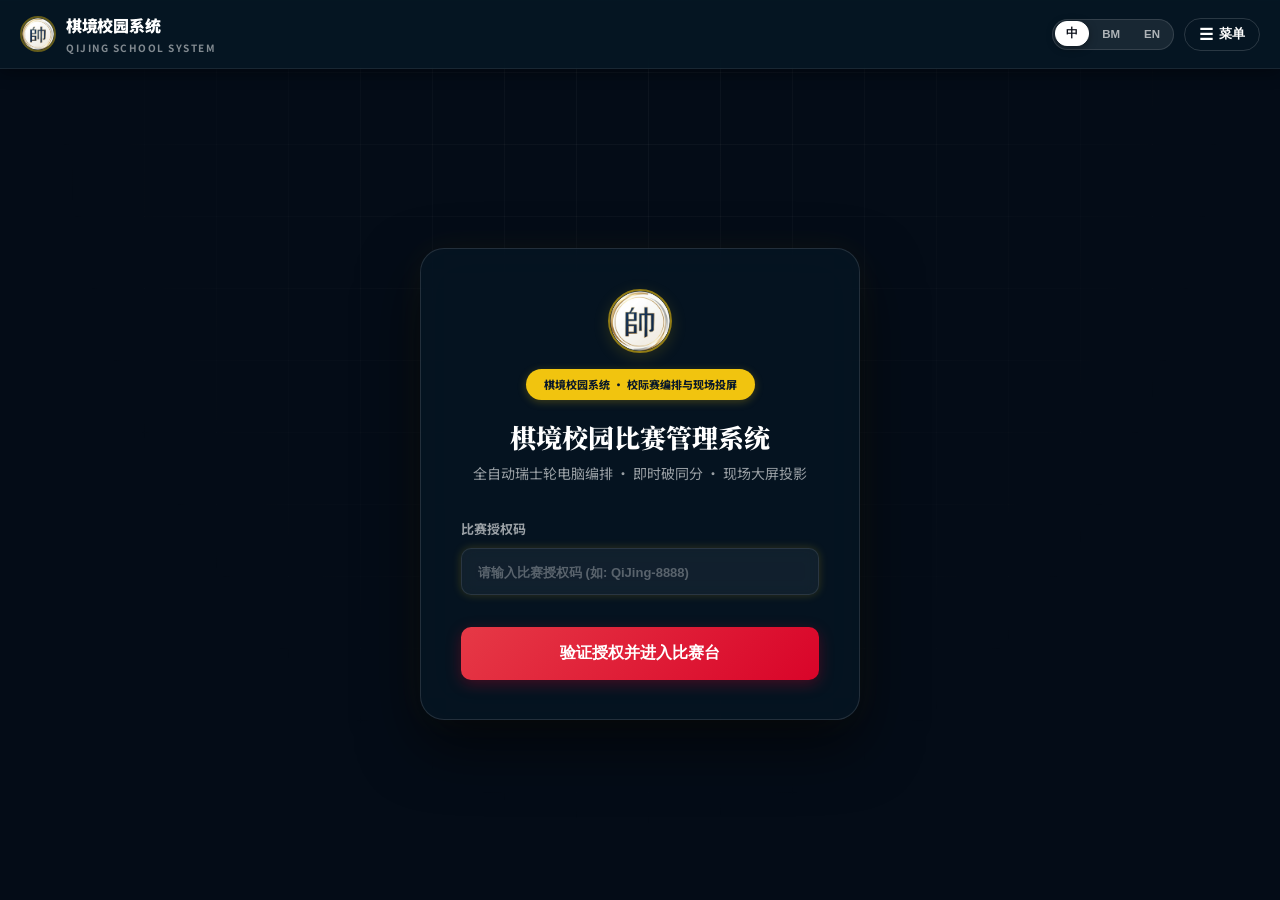
<file: school.html>
﻿<!DOCTYPE html>
<html lang="zh-MY">
<head>
  <meta charset="UTF-8">
  <meta name="viewport" content="width=device-width, initial-scale=1.0">
  <title>瑞士制电脑编排与赛事系统 · 棋境 QiJing</title>
  <link rel="preconnect" href="https://fonts.googleapis.com">
  <link rel="preconnect" href="https://fonts.gstatic.com" crossorigin>
  <link href="https://fonts.googleapis.com/css2?family=Noto+Sans+SC:wght@400;600;700;800;900&family=Noto+Serif+SC:wght@400;500;600;700;900&display=swap" rel="stylesheet">
  <style id="printPageStyle">
    @page {
      size: A4 portrait;
      margin: 8mm 10mm 8mm 10mm;
    }
  </style>
  <style>
    :root {
  /* ========================================================
     QiJing MASTER DESIGN TOKENS (全站统一视觉色彩与毛玻璃规范)
     在此处修改一次，全站三端（首页、教练端、校际端）自动同步！
     ======================================================== */

  /* 1. 页面极简暗夜蓝与棋盘微光背景 */
  --bg-page:            #040C17;                           /* 页面极深海蓝底色 */
  --grid-line:          rgba(241, 196, 15, 0.045);         /* 棋盘背景微金网格线 */
  --grid-size:          72px 72px;                         /* 棋盘网格统一尺寸 */

  /* 2. 顶栏导航与下拉大菜单 (Navigation & Mega Menu) */
  --top-color:          rgba(6, 23, 36, 0.92);             /* 顶栏深海蓝毛玻璃背景 */
  --top-blur:           16px;                              /* 顶栏毛玻璃模糊度 */
  --top-border:         rgba(255, 255, 255, 0.08);         /* 顶栏与菜单微光边框 */
  --mega-bg:            rgba(6, 23, 36, 0.78);            /* 下拉大菜单半透底色 */
  --mega-blur:          24px;                              /* 大菜单毛玻璃模糊度 */
  --backdrop-blur:      20px;                              /* 全屏背景遮罩模糊度 */
  --backdrop-bg:        rgba(0, 0, 0, 0.45);               /* 全屏背景遮罩半透黑 */

  /* 3. 毛玻璃卡片与表单 (Cards & Inputs) */
  --card-glass:         rgba(6, 23, 36, 0.72);             /* 磨砂玻璃卡片背景 */
  --card-glass-border:  rgba(255, 255, 255, 0.12);         /* 晶莹高光边框 */
  --card-glass-shadow:  0 25px 60px rgba(0, 0, 0, 0.6), 0 0 35px rgba(241, 196, 15, 0.06);
  --card-radius:        24px;                              /* 统一大圆角 */

  --input-glass-bg:     rgba(255, 255, 255, 0.05);         /* 半透输入框背景 */
  --input-glass-border: rgba(255, 255, 255, 0.12);         /* 输入框高光边框 */
  --input-glass-blur:   8px;                               /* 输入框微磨砂 */
  --input-focus-glow:   rgba(241, 196, 15, 0.5);           /* 输入框激活高亮边框 */

  /* 4. 品牌核心点缀色 (Gold & Red CTA) */
  --badge-gold-bg:      #F1C40F;                           /* 尊荣纯金徽章背景 */
  --badge-gold-text:    #0A1929;                           /* 金徽章深色文字 */
  --gold-hover:         #F1C40F;                           /* 鼠标悬停高光金 */
  
  --btn-primary-bg:     linear-gradient(135deg, #E63946 0%, #D90429 100%); /* 统一主操作渐变红 */
  --btn-primary-shadow: 0 8px 25px rgba(230, 57, 70, 0.4); /* 红色按钮微光投影 */
  --btn-primary-hover:  linear-gradient(135deg, #F04856 0%, #E81035 100%); /* 悬停渐变微亮 */

  /* 5. 分段控制器语言切换 (Segmented Controls) */
  --seg-bg:             rgba(255, 255, 255, 0.08);         /* 分段器胶囊底槽 */
  --seg-active-bg:      rgba(255, 255, 255, 0.95);         /* 激活语言纯白按钮 */
  --seg-active-color:   #111111;                           /* 激活文字深黑 */
  --seg-text-color:     rgba(255, 255, 255, 0.6);          /* 未激活文字半透白 */

  /* 6. 统一字体规范 (Typography) */
  --font-serif:         'Noto Serif SC', 'Songti SC', 'SimSun', serif;
  --font-sans:          -apple-system, BlinkMacSystemFont, 'Segoe UI', Roboto, 'PingFang SC', 'Noto Sans SC', sans-serif;

  /* UNIFIED TOPBAR & FROSTED GLASS TOKENS (One variable to rule all!) */
  --top-color: rgba(6, 23, 36, 0.92);      /* Top Navigation Bar Background */
  --top-blur: 16px;                         /* Topbar Frosted Blur */
  --top-border: rgba(255, 255, 255, 0.08);  /* Topbar Bottom Hairline */
  --mega-bg: rgba(6, 23, 36, 0.78);       /* Dropdown Mega Menu Background */
  --mega-blur: 24px;                        /* Dropdown Frosted Blur */
  --backdrop-blur: 20px;                    /* Fullscreen Screen Blur */
  --card-glass: rgba(6, 23, 36, 0.72);     /* Central Login Gate Card Glass */

      --pri: #0E2F44;
      --pri2: #1A5276;
      --pri3: #2980B9;
      --gold: #F39C12;
      --bg: #F4F7F9;
      --card: #FFFFFF;
      --text: #1C2833;
      --text2: #5D6D7E;
      --border: #DFE4EA;
      --red: #C0392B;
      --red-bg: rgba(230, 57, 70, 0.15);
      --black-side: #94A3B8;
      --black-bg: rgba(255, 255, 255, 0.05);
      --green: #27AE60;
      --radius: 14px;
      --shadow: 0 4px 18px rgba(0,0,0,0.06);
    }
    :root, html, body {
      color-scheme: dark;
      scrollbar-width: thin;
      scrollbar-color: rgba(255, 255, 255, 0.22) transparent;
    }
    * { box-sizing: border-box; margin: 0; padding: 0; }

    /* UNIVERSAL SLEEK SCROLLBAR (CHROME, EDGE, SAFARI) */
    ::-webkit-scrollbar {
      width: 7px;
      height: 7px;
    }
    ::-webkit-scrollbar-track {
      background: transparent;
    }
    ::-webkit-scrollbar-thumb {
      background: rgba(255, 255, 255, 0.18);
      border-radius: 999px;
      border: 1px solid rgba(255, 255, 255, 0.05);
      background-clip: padding-box;
      transition: background 0.2s ease;
    }
    ::-webkit-scrollbar-thumb:hover {
      background: rgba(241, 196, 15, 0.5);
    }
    ::-webkit-scrollbar-corner {
      background: transparent;
    }
    body { margin: 0 !important; padding: 0 !important; font-family: "Plus Jakarta Sans", "Noto Sans SC", sans-serif; background: #040C17 !important; color: #fff; min-height: 100vh; -webkit-font-smoothing: antialiased; }

    /* LOGIN SCREEN */
    #schoolLoginScreen { min-height: 100vh; display: flex; flex-direction: column; padding: 0 !important; margin: 0 !important; background: transparent; width: 100% !important; }
    .school-login-card { background: rgba(6,23,36,0.9); border: 1px solid rgba(255,255,255,0.1); border-radius: 28px; padding: 36px 40px 36px; width: 100%; max-width: 530px; box-shadow: 0 20px 60px rgba(0,0,0,0.5); text-align: center; position: relative; backdrop-filter: blur(20px); }
    .lang-switch-wrap {
      display: flex;
      justify-content: flex-end;
      margin-bottom: 8px;
    }
    .lang-switch { display: inline-flex; background: rgba(255,255,255,0.08); border-radius: 10px; padding: 4px; border: none; width: 260px; justify-content: center; }
    .lang-btn { flex: 1; padding: 8px 0; border-radius: 8px; font-size: 13px; font-weight: 700; border: none; cursor: pointer; background: transparent; color: rgba(255,255,255,0.5); transition: all 0.3s cubic-bezier(0.2, 0.8, 0.2, 1); display: flex; justify-content: center; align-items: center; }
    .lang-btn.active { background: rgba(255,255,255,0.9); color: #000; box-shadow: 0 2px 8px rgba(0,0,0,0.3); }
    .cxb-emblem-wrap {
      display: inline-flex;
      align-items: center;
      justify-content: center;
      filter: drop-shadow(0 6px 14px rgba(14,47,68,0.25));
      transition: transform 0.25s cubic-bezier(0.34, 1.56, 0.64, 1);
    }
    .cxb-emblem-wrap:hover {
      transform: scale(1.05) rotate(3deg);
    }
    .login-brand-header {
      display: flex;
      align-items: center;
      justify-content: center;
      gap: 12px;
      margin-bottom: 20px;
    }
    .login-brand-badge {
      display: inline-flex;
      align-items: center;
      gap: 6px;
      background: #F0F4F8;
      color: #fff;
      padding: 6px 16px;
      border-radius: 30px;
      font-size: 12px;
      font-weight: 800;
      letter-spacing: 0.5px;
      border: 1px solid var(--border);
    }
    .login-input-wrap {
      position: relative;
      margin: 22px 0 16px;
    }
    
    .pin-input {
      width: 100%; padding: 14px 16px; border: 1px solid rgba(255,255,255,0.1); border-radius: 12px;
      font-size: 16px; font-weight: 800; text-align: center; outline: none; color: #fff;
      background: var(--input-glass-bg); backdrop-filter: blur(8px); -webkit-backdrop-filter: blur(8px); border: 1px solid var(--input-glass-border); transition: border-color .3s, background .3s;
    }
    .pin-input::placeholder { color: rgba(255,255,255,0.3); font-weight: 600; font-size: 13px; letter-spacing: 0px; }
    .pin-input:focus { border-color: rgba(241, 196, 15, 0.5); background: rgba(255,255,255,0.1); box-shadow: 0 0 10px rgba(241, 196, 15, 0.2); }

    .badge-pill {
      display: inline-block;
      padding: 4px 12px;
      background: rgba(41,128,185,0.1);
      color: var(--pri3);
      font-size: 12px;
      font-weight: 800;
      border-radius: 20px;
      margin-bottom: 12px;
    }

    /* APP CONTAINER */
    #schoolApp { display: none; }
    .nav-header {
      background: var(--top-color) !important;
      backdrop-filter: blur(var(--top-blur)) !important;
      -webkit-backdrop-filter: blur(var(--top-blur)) !important;
      border-bottom: 1px solid rgba(241, 196, 15, 0.2);
      color: #FFF;
      padding: 11px 24px;
      display: flex;
      justify-content: space-between;
      align-items: center;
      position: sticky;
      top: 0;
      z-index: 100;
      box-shadow: 0 4px 24px rgba(0,0,0,0.45);
    }
    .nav-brand-wrap {
      display: flex;
      align-items: center;
      gap: 12px;
    }
    .nav-brand-emblem {
      width: 40px;
      height: 40px;
      border-radius: 50%;
      border: 1.5px solid rgba(241,196,15,0.7);
      box-shadow: 0 0 14px rgba(241,196,15,0.25);
    }
    .nav-brand-title-wrap {
      display: flex;
      align-items: center;
      gap: 8px;
      flex-wrap: wrap;
    }
    .nav-brand-title {
      font-size: 16px;
      font-weight: 800;
      color: #FFF;
      letter-spacing: -0.2px;
    }
    .nav-live-badge {
      display: inline-flex;
      align-items: center;
      gap: 5px;
      background: rgba(39, 174, 96, 0.15);
      border: 1px solid rgba(39, 174, 96, 0.4);
      padding: 2px 8px;
      border-radius: 12px;
      font-size: 11px;
      color: #2ECC71;
      font-weight: 700;
    }
    .nav-live-dot {
      width: 6px;
      height: 6px;
      border-radius: 50%;
      background: #2ECC71;
      box-shadow: 0 0 8px #2ECC71;
      display: inline-block;
      animation: livePulse 2s infinite;
    }
    @keyframes livePulse {
      0% { opacity: 1; transform: scale(1); }
      50% { opacity: 0.35; transform: scale(0.85); }
      100% { opacity: 1; transform: scale(1); }
    }
    .nav-brand-sub {
      font-size: 11px;
      color: rgba(255,255,255,0.65);
      margin-top: 1px;
    }
    .nav-actions-wrap {
      display: flex;
      align-items: center;
      gap: 8px;
      flex-wrap: wrap;
    }
    .nav-tool-btn {
      padding: 7px 14px;
      font-size: 13px;
      font-weight: 700;
      border-radius: 980px;
      border: 1px solid rgba(255, 255, 255, 0.14);
      background: rgba(255, 255, 255, 0.05);
      color: #FFF;
      cursor: pointer;
      display: inline-flex;
      align-items: center;
      gap: 6px;
      transition: all 0.2s cubic-bezier(0.16, 1, 0.3, 1);
      backdrop-filter: blur(8px);
      white-space: nowrap;
    }
    .nav-tool-btn:hover {
      transform: translateY(-1px);
      background: rgba(255, 255, 255, 0.1);
    }
    .nav-tool-blue {
      border-color: rgba(52, 152, 219, 0.35);
      background: rgba(52, 152, 219, 0.08);
      color: #E0F2FE;
    }
    .nav-tool-blue:hover {
      border-color: rgba(52, 152, 219, 0.65);
      background: rgba(52, 152, 219, 0.18);
      box-shadow: 0 4px 14px rgba(52, 152, 219, 0.25);
    }
    .nav-tool-gold {
      border-color: rgba(241, 196, 15, 0.4);
      background: rgba(241, 196, 15, 0.09);
      color: #FEF3C7;
    }
    .nav-tool-gold:hover {
      border-color: rgba(241, 196, 15, 0.7);
      background: rgba(241, 196, 15, 0.18);
      box-shadow: 0 4px 14px rgba(241, 196, 15, 0.25);
    }
    .nav-tool-cert {
      border-color: rgba(245, 158, 11, 0.45);
      background: linear-gradient(135deg, rgba(245, 158, 11, 0.2) 0%, rgba(217, 119, 6, 0.12) 100%);
      color: #FDE68A;
      box-shadow: 0 2px 10px rgba(245, 158, 11, 0.15);
    }
    .nav-tool-cert:hover {
      border-color: rgba(245, 158, 11, 0.8);
      background: linear-gradient(135deg, rgba(245, 158, 11, 0.3) 0%, rgba(217, 119, 6, 0.22) 100%);
      box-shadow: 0 4px 16px rgba(245, 158, 11, 0.35);
    }
    .nav-tool-logout {
      border-color: rgba(239, 68, 68, 0.3);
      background: rgba(239, 68, 68, 0.06);
      color: #FCA5A5;
      padding: 7px 12px;
    }
    .nav-tool-logout:hover {
      border-color: rgba(239, 68, 68, 0.65);
      background: rgba(239, 68, 68, 0.2);
    }
    .main-wrap {
      width: 100%;
      /* max-width: 1600px; removed for wider UI */
      margin: 0 auto;
      padding: 24px 32px 80px;
      box-sizing: border-box;
    }
    .card {
      background: rgba(6, 23, 36, 0.78);
      backdrop-filter: blur(20px);
      -webkit-backdrop-filter: blur(20px);
      border-radius: var(--radius);
      padding: 24px;
      border: 1px solid rgba(255, 255, 255, 0.1);
      box-shadow: 0 20px 50px rgba(0,0,0,0.5), 0 0 30px rgba(241,196,15,0.04);
      margin-bottom: 20px;
    }
    .btn {
      padding: 10px 18px;
      font-size: 14px;
      font-weight: 800;
      border: none;
      border-radius: 10px;
      cursor: pointer;
      display: inline-flex;
      align-items: center;
      justify-content: center;
      gap: 6px;
      transition: all .2s ease;
      white-space: nowrap;
    }
    .topbar-btn {
      width: auto;
      min-width: 130px;
      padding: 8px 14px;
      font-size: 13px;
      justify-content: center;
    }
    .topbar-btn-sm {
      width: 75px;
      padding: 8px 10px;
      font-size: 13px;
      justify-content: center;
    }
    .btn:hover { opacity: 0.95; transform: translateY(-1px); }
    .btn-pri { background: var(--pri); color: #FFF; }
    .btn-green {
      background: linear-gradient(135deg, #10B981 0%, #059669 100%);
      color: #FFF;
      box-shadow: 0 4px 15px rgba(16, 185, 129, 0.3);
    }
    .btn-red { background: var(--red); color: #FFF; }
    .btn-pri-gold {
      background: linear-gradient(135deg, #D90429 0%, #EF233C 100%) !important;
      color: #FFF !important;
      border: 1px solid rgba(255, 255, 255, 0.2) !important;
      box-shadow: 0 4px 18px rgba(217, 4, 41, 0.35) !important;
      transition: all 0.25s ease !important;
    }
    .btn-pri-gold:hover {
      box-shadow: 0 6px 22px rgba(217, 4, 41, 0.55) !important;
    }
    .btn-outline {
      background: rgba(255, 255, 255, 0.06);
      border: 1px solid rgba(255, 255, 255, 0.16);
      color: #fff;
    }
    .btn-outline:hover {
      background: rgba(255, 255, 255, 0.12);
      border-color: rgba(241, 196, 15, 0.5);
      color: #fff;
    }

    /* DARK GLASS FORM CONTROLS */
    .form-control-glass {
      width: 100%;
      padding: 12px 16px;
      background: rgba(255, 255, 255, 0.06);
      border: 1.5px solid rgba(255, 255, 255, 0.13);
      border-radius: 12px;
      color: #fff;
      font-size: 14px;
      font-weight: 600;
      outline: none;
      transition: all 0.25s ease;
      font-family: inherit;
      box-sizing: border-box;
    }
    .form-control-glass:focus {
      border-color: rgba(241, 196, 15, 0.7);
      background: rgba(255, 255, 255, 0.09);
      box-shadow: 0 0 16px rgba(241, 196, 15, 0.22);
    }
    .form-control-glass::placeholder {
      color: rgba(255, 255, 255, 0.35);
      font-weight: 500;
    }
    select option,
    .form-control-glass option {
      background: #0B1A2F !important;
      color: #FFFFFF !important;
      padding: 8px;
    }
    textarea.form-control-glass {
      scrollbar-width: thin;
      scrollbar-color: rgba(255, 255, 255, 0.25) rgba(255, 255, 255, 0.03);
    }
    textarea.form-control-glass::-webkit-scrollbar {
      width: 6px;
    }
    textarea.form-control-glass::-webkit-scrollbar-track {
      background: rgba(255, 255, 255, 0.03);
      border-radius: 6px;
      margin: 4px;
    }
    textarea.form-control-glass::-webkit-scrollbar-thumb {
      background: rgba(255, 255, 255, 0.22);
      border-radius: 6px;
    }
    textarea.form-control-glass::-webkit-scrollbar-thumb:hover {
      background: rgba(241, 196, 15, 0.6);
    }

    /* FORMAL TOURNAMENT TABLE (MATCHES / PAIRINGS) */
    .formal-table {
      width: 100%;
      border-collapse: separate;
      border-spacing: 0;
      margin-top: 14px;
      font-size: 14px;
      border: 1px solid var(--border);
      border-radius: 12px;
      overflow: hidden;
    }
    .formal-table th {
      background: rgba(255, 255, 255, 0.08);
      color: #fff;
      font-weight: 800;
      padding: 12px 14px;
      text-align: center;
      border-bottom: 2px solid var(--border);
    }
    .formal-table td {
      padding: 14px;
      border-bottom: 1px solid var(--border);
      vertical-align: middle;
      text-align: center;
    }
    .formal-table tr:hover td { background: var(--input-glass-bg); backdrop-filter: blur(8px); -webkit-backdrop-filter: blur(8px); }

    /* STICKY ACTION COLUMN - NEVER CLIPPED BY HORIZONTAL SCROLL */
    .col-sticky-action {
      position: sticky !important;
      right: 0 !important;
      background: #081120 !important;
      z-index: 5 !important;
      box-shadow: -5px 0 14px rgba(0,0,0,0.55) !important;
    }
    th.col-sticky-action {
      background: #0d1a33 !important;
      z-index: 6 !important;
    }
    tr:hover td.col-sticky-action {
      background: #112242 !important;
    }

    /* FORMAL SIDES */
    .cell-red {
      background: rgba(239, 68, 68, 0.12) !important;
      color: #FF7875 !important;
      font-weight: 800;
      font-size: 15px;
      text-align: center !important;
      padding: 14px 16px !important;
      width: 30%;
      border-right: 1px solid rgba(239, 68, 68, 0.15);
    }
    .cell-black {
      background: rgba(59, 130, 246, 0.10) !important;
      color: #93C5FD !important;
      font-weight: 800;
      font-size: 15px;
      text-align: center !important;
      padding: 14px 16px !important;
      width: 30%;
      border-left: 1px solid rgba(59, 130, 246, 0.15);
    }
    .cell-score {
      font-weight: 900;
      font-size: 16px;
      width: 14%;
      text-align: center !important;
      letter-spacing: 1px;
    }
    .cell-board {
      font-weight: 900;
      color: rgba(255,255,255,0.7);
      width: 10%;
      text-align: center !important;
    }
    .cell-act {
      width: 16%;
      text-align: center !important;
    }

    /* RESULT BUTTONS (ARBITER ENTRY) */
    .res-btn-group {
      display: inline-flex;
      background: rgba(255, 255, 255, 0.05);
      border: 1px solid rgba(255, 255, 255, 0.12);
      border-radius: 8px;
      overflow: hidden;
      box-shadow: 0 2px 8px rgba(0,0,0,0.25);
    }
    .res-opt {
      padding: 6px 14px;
      font-size: 12px;
      font-weight: 800;
      background: transparent;
      color: rgba(255, 255, 255, 0.7);
      border: none;
      cursor: pointer;
      border-right: 1px solid rgba(255, 255, 255, 0.08);
      transition: all .2s cubic-bezier(0.2, 0.8, 0.2, 1);
    }
    .res-opt:hover {
      background: rgba(255, 255, 255, 0.1);
      color: #FFF;
    }
    .res-opt:last-child { border-right: none; }
    .res-opt.selected-red {
      background: #EF4444 !important;
      color: #FFF !important;
      font-weight: 900;
      box-shadow: 0 2px 8px rgba(239, 68, 68, 0.4);
    }
    .res-opt.selected-draw {
      background: #F59E0B !important;
      color: #FFF !important;
      font-weight: 900;
      box-shadow: 0 2px 8px rgba(245, 158, 11, 0.4);
    }
    .res-opt.selected-black {
      background: #3B82F6 !important;
      color: #FFF !important;
      font-weight: 900;
      box-shadow: 0 2px 8px rgba(59, 130, 246, 0.4);
    }

    /* TIMELINE */
    .timeline {
      display: flex;
      justify-content: space-between;
      align-items: center;
      position: relative;
      margin: 20px 0 26px;
    }
    .timeline-line {
      position: absolute;
      top: 50%;
      left: 0;
      right: 0;
      height: 4px;
      background: var(--border);
      transform: translateY(-50%);
      z-index: 1;
    }
    .timeline-dot {
      width: 40px;
      height: 40px;
      border-radius: 50%;
      background: #FFF;
      border: 3px solid var(--border);
      display: flex;
      align-items: center;
      justify-content: center;
      font-weight: 900;
      font-size: 14px;
      color: rgba(255,255,255,0.6);
      z-index: 2;
      cursor: pointer;
      transition: all .2s;
    }
    .timeline-dot.active { border-color: var(--pri3); background: var(--pri3); color: #FFF; transform: scale(1.1); }
    .timeline-dot.completed { border-color: var(--green); background: var(--green); color: #FFF; }

    /* BIG PROJECTOR DISPLAY MODE */
    #projectorModal {
      display: none;
      position: fixed;
      inset: 0;
      background: #0E1A24;
      color: #FFF;
      z-index: 99990;
      padding: 30px;
      overflow-y: auto;
    }
    #projectorModal.show { display: block; }
    .projector-title {
      font-size: 32px;
      font-weight: 900;
      text-align: center;
      margin-bottom: 24px;
      letter-spacing: 2px;
    }
    .projector-table {
      width: 100%;
      border-collapse: collapse;
      font-size: 24px;
    }
    .projector-table th {
      background: #1A3144;
      padding: 16px;
      font-weight: 900;
      font-size: 22px;
      text-align: center;
    }
    .projector-table td {
      padding: 20px 16px;
      border-bottom: 2px solid #23435C;
      font-weight: 900;
      text-align: center;
    }
    .p-red { color: #FF6B6B; text-align: right !important; padding-right: 24px !important; }
    .p-black { color: #A0C4FF; text-align: left !important; padding-left: 24px !important; }
    .p-vs { font-size: 16px; opacity: 0.6; }

    /* ========================================================
       OFFICIAL A4 PRINT SYSTEM & CERTIFICATE STYLES
       ======================================================== */
    #officialPrintContainer {
      display: none;
    }

    @media print {
      html, body {
        background: #FFF !important;
        color: #000 !important;
        padding: 0 !important;
        margin: 0 !important;
        min-height: auto !important;
        height: auto !important;
        overflow: visible !important;
        font-size: 9.5pt;
        font-family: -apple-system, BlinkMacSystemFont, "Segoe UI", Roboto, "PingFang SC", "Noto Sans SC", sans-serif !important;
      }
      body::before, body::after {
        display: none !important;
      }
      /* Hide ALL screen and layout elements */
      #schoolApp,
      .main-wrap,
      .public-nav-bar,
      .nav-header,
      .no-print,
      .btn,
      .timeline,
      #schoolLoginScreen,
      #appleMegaMenu,
      #appleMegaBackdrop,
      #projectorModal,
      #certificateModal,
      #securityLockOverlay,
      #schoolEloModal,
      #studentProfileModal,
      .cert-modal-backdrop,
      .card,
      #setupCard,
      #activeTournamentSection,
      .print-header {
        display: none !important;
        height: 0 !important;
        margin: 0 !important;
        padding: 0 !important;
        border: none !important;
        box-shadow: none !important;
      }
      /* Show ONLY the official print container */
      #officialPrintContainer,
      #printDocumentArea {
        display: block !important;
        width: 100% !important;
        margin: 0 !important;
        padding: 0 !important;
        background: #FFF !important;
        color: #000 !important;
      }
    }

    /* COMPACT A4 OFFICIAL TOURNAMENT REPORT */
    .print-doc-page {
      padding: 0;
      color: #000;
      page-break-after: avoid !important;
      page-break-inside: avoid !important;
    }
    .print-doc-header {
      display: flex;
      align-items: center;
      gap: 12px;
      margin-bottom: 4px;
    }
    .print-doc-logo {
      width: 48px;
      height: 48px;
      border-radius: 50%;
      object-fit: cover;
    }
    .print-doc-header-text {
      flex: 1;
    }
    .print-brand-main {
      font-size: 10pt;
      font-weight: 900;
      letter-spacing: 0.5px;
      color: #1A3144;
    }
    .print-brand-sub {
      font-size: 8pt;
      font-weight: 700;
      color: #555;
      margin-top: 1px;
    }
    .print-doc-title {
      font-size: 13.5pt;
      font-weight: 900;
      color: #000;
      margin-top: 2px;
    }
    .print-header-divider {
      border-bottom: 2px double #111;
      margin: 4px 0 8px;
    }
    .print-meta-grid {
      display: grid;
      grid-template-columns: 1fr 1fr;
      gap: 4px 12px;
      background: #F8F9FA;
      border: 1px solid #D1D5DB;
      border-radius: 6px;
      padding: 6px 12px;
      margin-bottom: 8px;
      font-size: 8.5pt;
    }
    .print-meta-item {
      display: flex;
      gap: 6px;
    }
    .print-meta-label {
      font-weight: 800;
      color: #4B5563;
    }
    .print-meta-val {
      font-weight: 700;
      color: #111;
    }
    .official-print-table {
      width: 100%;
      border-collapse: collapse;
      font-size: 9pt;
      margin-bottom: 10px;
      page-break-inside: auto;
    }
    .official-print-table th, .official-print-table td {
      border: 1px solid #333;
      padding: 4px 6px;
      vertical-align: middle;
    }
    .official-print-table th {
      background: #EAECEF;
      font-weight: 900;
      text-align: center;
      color: #111;
    }
    .official-print-table tr {
      page-break-inside: avoid;
      page-break-after: auto;
    }
    .print-sign-block {
      display: grid;
      grid-template-columns: 1fr 1fr 1fr;
      gap: 10px;
      margin-top: 10px;
      page-break-inside: avoid;
    }
    .print-sign-col {
      border: 1px dashed #888;
      border-radius: 6px;
      padding: 6px 8px;
      text-align: center;
      min-height: 80px;
      display: flex;
      flex-direction: column;
      justify-content: space-between;
    }
    .print-sign-title {
      font-size: 8pt;
      font-weight: 800;
      color: #222;
      border-bottom: 1px solid #DDD;
      padding-bottom: 2px;
    }
    .print-sign-name, .print-sign-date {
      font-size: 7.5pt;
      color: #555;
      text-align: left;
    }
    .print-stamp-col {
      align-items: center;
    }
    .print-stamp-box {
      margin: 2px auto;
    }
    .print-stamp-circle {
      width: 48px;
      height: 48px;
      border: 2px dashed #B3262D;
      border-radius: 50%;
      display: flex;
      flex-direction: column;
      align-items: center;
      justify-content: center;
      color: #B3262D;
      font-size: 6pt;
      font-weight: 900;
      line-height: 1.1;
      text-transform: uppercase;
      transform: rotate(-6deg);
    }
    .print-cert-code {
      font-size: 7pt;
      color: #666;
      font-weight: 700;
    }
    .print-doc-footer {
      margin-top: 6px;
      text-align: center;
      font-size: 7pt;
      color: #777;
      border-top: 1px solid #DDD;
      padding-top: 4px;
    }

    /* OFFICIAL CERTIFICATE (SIJIL) A4 LANDSCAPE STYLES */
    .print-cert-sheet {
      box-sizing: border-box;
      width: 280mm;
      height: 190mm;
      padding: 10mm 15mm;
      margin: 0 auto;
      page-break-after: always;
      page-break-inside: avoid;
      background: #FFFFFF;
      color: #111;
      position: relative;
      font-family: "Noto Serif SC", Georgia, "Times New Roman", serif;
      border: 8px double #C59B27;
      outline: 2px solid #1A3144;
      outline-offset: -12px;
      display: flex;
      flex-direction: column;
      justify-content: space-between;
      text-align: center;
    }
    .print-cert-sheet:last-child {
      page-break-after: avoid;
    }
    .cert-corner-deco {
      position: absolute;
      width: 30px;
      height: 30px;
      border: 2px solid #C59B27;
    }
    .cert-tl { top: 16px; left: 16px; border-right: none; border-bottom: none; }
    .cert-tr { top: 16px; right: 16px; border-left: none; border-bottom: none; }
    .cert-bl { bottom: 16px; left: 16px; border-right: none; border-top: none; }
    .cert-br { bottom: 16px; right: 16px; border-left: none; border-top: none; }
    .cert-header {
      display: flex;
      align-items: center;
      justify-content: center;
      gap: 16px;
      margin-bottom: 4px;
    }
    .cert-logo {
      width: 52px;
      height: 52px;
      border-radius: 50%;
      border: 1.5px solid #C59B27;
    }
    .cert-org-main {
      font-size: 13pt;
      font-weight: 900;
      color: #0E2F44;
      letter-spacing: 1px;
      font-family: -apple-system, BlinkMacSystemFont, "Segoe UI", Roboto, sans-serif;
    }
    .cert-org-sub {
      font-size: 8.5pt;
      font-weight: 700;
      color: #666;
      letter-spacing: 0.5px;
      font-family: -apple-system, BlinkMacSystemFont, "Segoe UI", Roboto, sans-serif;
    }
    .cert-badge-ribbon {
      display: inline-block;
      margin: 4px auto;
      padding: 2px 18px;
      background: #FFFDF5;
      border-top: 1px solid #C59B27;
      border-bottom: 1px solid #C59B27;
      color: #9A7B1C;
      font-size: 8.5pt;
      font-weight: 800;
      letter-spacing: 2px;
    }
    .cert-title-bm {
      font-size: 22pt;
      font-weight: 900;
      color: #0E2F44;
      letter-spacing: 2px;
      margin: 4px 0 1px;
      text-transform: uppercase;
    }
    .cert-title-zh {
      font-size: 13.5pt;
      font-weight: 800;
      color: #C59B27;
      letter-spacing: 4px;
      margin-bottom: 6px;
    }
    .cert-body-p {
      font-size: 9.5pt;
      color: #444;
      margin: 2px 0;
      font-family: -apple-system, BlinkMacSystemFont, "Segoe UI", Roboto, sans-serif;
    }
    .cert-recipient-name {
      font-size: 20pt;
      font-weight: 900;
      color: #111;
      text-decoration: underline;
      text-underline-offset: 6px;
      text-decoration-thickness: 1.5px;
      margin: 6px 0;
      letter-spacing: 1px;
    }
    .cert-award-pill {
      display: inline-block;
      padding: 5px 22px;
      border-radius: 30px;
      background: #FDF4D8;
      border: 1.5px solid #C59B27;
      color: #8A6407;
      font-size: 12pt;
      font-weight: 900;
      margin: 5px auto;
      letter-spacing: 1.5px;
    }
    .cert-tourney-name {
      font-size: 11pt;
      font-weight: 800;
      color: #0E2F44;
      margin: 3px 0;
    }
    .cert-footer-grid {
      display: grid;
      grid-template-columns: 1fr 1fr 1fr;
      align-items: flex-end;
      gap: 16px;
      margin-top: 10px;
      padding-top: 6px;
    }
    .cert-sign-col {
      text-align: center;
      font-family: -apple-system, BlinkMacSystemFont, "Segoe UI", Roboto, sans-serif;
    }
    .cert-sign-line {
      width: 140px;
      margin: 0 auto 4px;
      border-bottom: 1px solid #333;
      height: 28px;
    }
    .cert-sign-title {
      font-size: 8pt;
      font-weight: 800;
      color: #222;
    }
    .cert-sign-sub {
      font-size: 7pt;
      color: #666;
    }
    .cert-seal-wrap {
      display: flex;
      flex-direction: column;
      align-items: center;
      justify-content: flex-end;
      padding-bottom: 4px;
    }
    .cert-cop-space {
      font-size: 7.5pt;
      color: #888;
      letter-spacing: 0.5px;
      margin-bottom: 4px;
    }

    /* CERTIFICATE MODAL STYLES */
    .cert-modal-backdrop {
      display: none;
      position: fixed;
      inset: 0;
      background: rgba(4, 12, 23, 0.85);
      backdrop-filter: blur(16px);
      -webkit-backdrop-filter: blur(16px);
      z-index: 99990;
      justify-content: center;
      align-items: center;
      padding: 20px;
    }
    .cert-modal-backdrop.show {
      display: flex !important;
    }
    .cert-modal-card {
      background: rgba(6, 23, 36, 0.95);
      border: 1px solid rgba(241, 196, 15, 0.3);
      border-radius: 20px;
      width: 100%;
      max-width: 580px;
      box-shadow: 0 25px 60px rgba(0,0,0,0.7), 0 0 35px rgba(241,196,15,0.08);
      overflow: hidden;
      animation: modalSlideIn 0.25s cubic-bezier(0.16, 1, 0.3, 1);
    }
    @keyframes modalSlideIn {
      from { opacity: 0; transform: translateY(16px) scale(0.97); }
      to { opacity: 1; transform: translateY(0) scale(1); }
    }
    .cert-modal-header {
      padding: 20px 24px;
      display: flex;
      justify-content: space-between;
      align-items: center;
      border-bottom: 1px solid rgba(255, 255, 255, 0.08);
    }
    .cert-modal-close {
      background: rgba(255, 255, 255, 0.06);
      border: 1px solid rgba(255, 255, 255, 0.12);
      color: #FFF;
      width: 32px;
      height: 32px;
      border-radius: 50%;
      cursor: pointer;
      display: flex;
      align-items: center;
      justify-content: center;
      font-size: 14px;
      transition: all 0.2s;
    }
    .cert-modal-close:hover {
      background: rgba(255, 255, 255, 0.15);
      transform: scale(1.05);
    }
    .cert-modal-body {
      padding: 20px 24px;
    }
    .cert-opt-grid {
      display: grid;
      grid-template-columns: 1fr;
      gap: 10px;
    }
    .cert-opt-card {
      padding: 12px 16px;
      border-radius: 12px;
      border: 1px solid rgba(255, 255, 255, 0.1);
      background: rgba(255, 255, 255, 0.03);
      cursor: pointer;
      transition: all 0.2s;
      display: block;
    }
    .cert-opt-card:hover {
      background: rgba(255, 255, 255, 0.07);
      border-color: rgba(241, 196, 15, 0.4);
    }
    .cert-opt-card.active {
      background: rgba(241, 196, 15, 0.1);
      border-color: #F1C40F;
      box-shadow: 0 0 16px rgba(241, 196, 15, 0.12);
    }
    .cert-opt-title {
      font-size: 14px;
      font-weight: 800;
      color: #FFF;
    }
    .cert-opt-desc {
      font-size: 11.5px;
      color: rgba(255, 255, 255, 0.65);
      margin-top: 3px;
    }
    .cert-modal-footer {
      padding: 16px 24px;
      display: flex;
      justify-content: flex-end;
      gap: 10px;
      border-top: 1px solid rgba(255, 255, 255, 0.08);
      background: rgba(0, 0, 0, 0.15);
    }
  
    /* SECURITY TERMINATION MODAL & LOCK OVERLAY */
    #securityLockOverlay {
      display: none;
      position: fixed;
      inset: 0;
      background: rgba(10, 25, 36, 0.94);
      backdrop-filter: blur(8px);
      z-index: 999999;
      justify-content: center;
      align-items: center;
      padding: 24px;
    }
    #securityLockOverlay.show {
      display: flex !important;
    }
    .lock-card {
      background: #FFF;
      border-radius: 20px;
      max-width: 480px;
      width: 100%;
      padding: 36px 28px;
      text-align: center;
      box-shadow: 0 24px 60px rgba(0,0,0,0.4);
      border: 2px solid #E74C3C;
      animation: lockBounce 0.4s ease;
    }
    @keyframes lockBounce {
      0% { transform: scale(0.85); opacity: 0; }
      100% { transform: scale(1); opacity: 1; }
    }
    .lock-icon-wrap {
      width: 72px;
      height: 72px;
      background: #FDEDEC;
      color: #E74C3C;
      border-radius: 50%;
      display: inline-flex;
      align-items: center;
      justify-content: center;
      font-size: 34px;
      margin-bottom: 20px;
      border: 3px solid rgba(231,76,60,0.2);
    }
    .lock-title {
      font-size: 20px;
      font-weight: 900;
      color: #1C2833;
      margin-bottom: 10px;
    }
    .lock-desc {
      font-size: 14px;
      color: #6B7B8D;
      line-height: 1.6;
      margin-bottom: 24px;
    }

  
@keyframes popZoom {
  0% { opacity: 0; transform: scale(0.9) translateY(20px); }
  100% { opacity: 1; transform: scale(1) translateY(0); }
}
.animate-zoom {
  animation: popZoom 0.5s cubic-bezier(0.2, 0.8, 0.2, 1) forwards;
}


/* Apple Style Segmented Control */
.lang-switcher {
  display: flex;
  background: rgba(0, 0, 0, 0.05);
  border-radius: 10px;
  padding: 4px;
  margin: 0 auto 24px auto;
  width: 260px;
}
.lang-switcher span {
  flex: 1;
  background: transparent;
  color: rgba(255,255,255,0.5);
  padding: 8px 0;
  font-size: 13px;
  font-weight: 700;
  cursor: pointer;
  border-radius: 8px;
  transition: all 0.3s cubic-bezier(0.2, 0.8, 0.2, 1);
  display: flex; justify-content: center; align-items: center;
}
.lang-switcher span.active { background: rgba(255,255,255,0.9); color: #000; box-shadow: 0 2px 8px rgba(0,0,0,0.3); }


body::before {
    content: "";
    position: fixed;
    inset: 0;
    z-index: 0;
    pointer-events: none;
    background-image:
      linear-gradient(var(--grid-line) 1px, transparent 1px),
      linear-gradient(90deg, var(--grid-line) 1px, transparent 1px);
    background-size: var(--grid-size);
    mask-image: radial-gradient(ellipse at 50% 0%, #000 0%, transparent 70%);
  -webkit-mask-image: radial-gradient(ellipse at 50% 0%, #000 0%, transparent 70%);
}


    /* FORCE DEEP NAVY + XIANGQI GRID BACKGROUND LIKE STUDENT LOGIN */
    body {
      background: #040C17 !important;
      color: #fff !important;
      min-height: 100vh;
      margin: 0;
      padding: 0;
      position: relative;
    }
    body::before {
    content: "";
    position: fixed;
    inset: 0;
    z-index: 0;
    pointer-events: none;
    background-image:
      linear-gradient(var(--grid-line) 1px, transparent 1px),
      linear-gradient(90deg, var(--grid-line) 1px, transparent 1px);
    background-size: var(--grid-size);
    mask-image: radial-gradient(ellipse at 50% 0%, #000 0%, transparent 70%);
      -webkit-mask-image: radial-gradient(ellipse at 50% 0%, #000 0%, transparent 70%);
    }

    /* TOP TAB BAR (NAVBAR) */
    .public-nav-bar {
        width: 100% !important; display: flex !important; justify-content: space-between !important; align-items: center !important;
        padding: 12px 20px !important; background: var(--top-color) !important; backdrop-filter: blur(var(--top-blur)) !important; -webkit-backdrop-filter: blur(var(--top-blur)) !important; backdrop-filter: blur(16px) !important;
        -webkit-backdrop-filter: blur(16px) !important;
        border-bottom: 1px solid rgba(255, 255, 255, 0.08) !important; position: sticky !important; top: 0 !important; z-index: 9600 !important;
        box-shadow: 0 2px 16px rgba(0, 0, 0, 0.4) !important;
      }
    .p-nav-brand { display: flex; align-items: center; gap: 10px; text-decoration: none; }
    .p-nav-logo { width: 36px; height: 36px; border-radius: 50%; object-fit: cover; border: 2px solid rgba(241,196,15,0.4); }
    .p-nav-title { font-size: 16px; font-weight: 900; color: #fff; letter-spacing: -0.3px; }
    .p-nav-sub { font-size: 10px; font-weight: 700; color: rgba(255,255,255,0.5); letter-spacing: 1.5px; text-transform: uppercase; }
    
    .nav-menu-btn {
      background: transparent; border: 1px solid rgba(255,255,255,0.15); color: #fff;
      padding: 6px 14px; border-radius: 18px; font-size: 13px; font-weight: 700;
      cursor: pointer; display: flex; align-items: center; gap: 6px; transition: all 0.2s;
    }
    .nav-menu-btn:hover { background: rgba(255,255,255,0.08); border-color: rgba(241,196,15,0.5); }

    .school-nav-menu-btn {
      background: rgba(255, 255, 255, 0.06);
      border: 1px solid rgba(255, 255, 255, 0.14);
      color: #FFFFFF;
      padding: 7px 15px;
      border-radius: 9px;
      font-size: 13px;
      font-weight: 700;
      cursor: pointer;
      display: inline-flex;
      align-items: center;
      gap: 8px;
      transition: all 0.2s cubic-bezier(0.16, 1, 0.3, 1);
      box-shadow: 0 2px 6px rgba(0, 0, 0, 0.2);
    }
    .school-nav-menu-btn:hover {
      background: rgba(255, 255, 255, 0.16) !important;
      border-color: rgba(255, 255, 255, 0.38) !important;
      color: #FFFFFF !important;
      transform: translateY(-2px);
      box-shadow: 0 6px 18px rgba(0, 0, 0, 0.35), 0 0 12px rgba(255, 255, 255, 0.12);
    }
    .school-nav-menu-btn:active {
      transform: translateY(0);
      background: rgba(255, 255, 255, 0.12) !important;
    }
    .school-nav-menu-btn.active {
      background: rgba(255, 255, 255, 0.2) !important;
      border-color: rgba(255, 255, 255, 0.45) !important;
      box-shadow: 0 0 16px rgba(255, 255, 255, 0.16);
      transform: translateY(-1px);
    }

    .nav-lang-bar {
      display: inline-flex; background: rgba(255, 255, 255, 0.08);
      border: 1px solid rgba(255, 255, 255, 0.12); border-radius: 20px;
      padding: 2px; gap: 2px;
    }
    .nav-lang-chip {
      background: transparent; border: 1px solid transparent; color: rgba(255, 255, 255, 0.65);
      font-size: 11.5px; font-weight: 700; padding: 4px 10px; border-radius: 12px;
      cursor: pointer; transition: all 0.2s cubic-bezier(0.16, 1, 0.3, 1);
      outline: none !important;
    }
    .nav-lang-chip:hover:not(.active) {
      color: #FFFFFF;
      background: rgba(255, 255, 255, 0.14);
      transform: translateY(-1.5px);
    }
    .nav-lang-chip.active {
      background: #FFFFFF !important; color: #0B0F19 !important;
      font-weight: 800 !important;
      box-shadow: 0 2px 8px rgba(0, 0, 0, 0.35) !important;
      outline: none !important;
      transform: translateY(-1px);
    }
    .nav-lang-chip:focus, .nav-lang-chip:focus-visible {
      outline: none !important;
    }

    /* APPLE MEGA MENU */
    .apple-mega-menu {
      position: fixed; top: 0; left: 0; width: 100%; z-index: 9500;
      background: var(--mega-bg) !important; backdrop-filter: blur(var(--mega-blur)) !important; -webkit-backdrop-filter: blur(var(--mega-blur)) !important; backdrop-filter: blur(24px) !important; -webkit-backdrop-filter: blur(24px) !important; border-bottom: 1px solid rgba(255,255,255,0.08);
      transform: translateY(-100%); transition: transform 0.5s cubic-bezier(0.2, 0.8, 0.2, 1);
      padding: 85px 30px 45px; box-shadow: 0 20px 40px rgba(0,0,0,0.5);
      backdrop-filter: blur(24px); -webkit-backdrop-filter: blur(24px);
    }
    .apple-mega-menu.open { transform: translateY(0); }
    .apple-backdrop, .apple-mega-backdrop {
        position: fixed; inset: 0; z-index: 9400;
        background: rgba(0, 0, 0, 0.45);
        backdrop-filter: blur(var(--backdrop-blur)) !important;
        -webkit-backdrop-filter: blur(20px) !important;
        opacity: 0; pointer-events: none; transition: opacity 0.4s ease;
      }
      .apple-backdrop.open, .apple-mega-backdrop.open { opacity: 1; pointer-events: auto; }
    
    .apple-mega-container {
      max-width: 900px; margin: 0 auto; display: grid; grid-template-columns: repeat(auto-fit, minmax(200px, 1fr)); gap: 36px;
    }
    .apple-mega-col { display: flex; flex-direction: column; gap: 14px; }
    .apple-mega-col h4 {
  font-family: 'Noto Serif SC', 'Songti SC', 'SimSun', serif !important;
  font-size: 15px !important;
  font-weight: 600 !important;
  color: rgba(255, 255, 255, 0.85) !important;
  letter-spacing: 2px !important;
  margin-bottom: 10px !important;
  border-bottom: 1px solid rgba(255, 255, 255, 0.1) !important;
  padding-bottom: 8px !important;
}
    .apple-mega-col a {
  font-family: -apple-system, BlinkMacSystemFont, 'Segoe UI', Roboto, 'PingFang SC', 'Noto Sans SC', sans-serif !important;
  font-size: 15px !important;
  font-weight: 400 !important;
  color: rgba(255, 255, 255, 0.75) !important;
  text-decoration: none !important;
  cursor: pointer !important;
  transition: all 0.2s ease !important;
  display: flex !important;
  align-items: center !important;
}
.apple-mega-col a:hover {
  color: var(--gold-hover) !important;
  transform: translateX(4px) !important;
}

    .apple-segment {
      display: inline-flex;
      align-items: center;
      background: rgba(255, 255, 255, 0.06);
      border: 1px solid rgba(255, 255, 255, 0.12);
      border-radius: 10px;
      padding: 3px;
      gap: 3px;
    }
    .apple-segment .seg-btn {
      background: transparent;
      border: 1px solid transparent;
      color: #94A3B8;
      padding: 5px 12px;
      font-size: 12px;
      font-weight: 700;
      cursor: pointer;
      border-radius: 7px;
      transition: all 0.2s cubic-bezier(0.16, 1, 0.3, 1);
      outline: none !important;
    }
    .apple-segment .seg-btn:hover:not(.active) {
      color: #FFFFFF !important;
      background: rgba(255, 255, 255, 0.14) !important;
      border-color: rgba(255, 255, 255, 0.2) !important;
      transform: translateY(-1.5px);
      box-shadow: 0 4px 10px rgba(0, 0, 0, 0.25);
    }
    .apple-segment .seg-btn.active, .nav-lang-chip.active {
      background: #FFFFFF !important;
      color: #0B0F19 !important;
      font-weight: 800 !important;
      border-color: #FFFFFF !important;
      box-shadow: 0 2px 8px rgba(0, 0, 0, 0.35) !important;
      outline: none !important;
      transform: translateY(-1px);
    }
    .apple-segment .seg-btn.active:hover {
      transform: translateY(-1.5px);
      box-shadow: 0 4px 12px rgba(0, 0, 0, 0.4) !important;
    }
    .apple-segment .seg-btn:focus, .apple-segment .seg-btn:focus-visible, .nav-lang-chip:focus, .nav-lang-chip:focus-visible {
      outline: none !important;
    }

    /* LUXURY APPLE SYSTEM NOTICE MODAL */
    .school-notice-backdrop {
      display: none;
      position: fixed;
      inset: 0;
      z-index: 999999;
      background: rgba(4, 12, 23, 0.72);
      backdrop-filter: blur(18px);
      -webkit-backdrop-filter: blur(18px);
      align-items: center;
      justify-content: center;
      padding: 20px;
    }
    .school-notice-card {
      width: 100%;
      max-width: 440px;
      background: rgba(15, 23, 42, 0.95);
      backdrop-filter: blur(28px);
      -webkit-backdrop-filter: blur(28px);
      border: 1px solid rgba(255, 255, 255, 0.15);
      border-radius: 20px;
      box-shadow: 0 25px 60px rgba(0, 0, 0, 0.75), 0 0 35px rgba(255, 255, 255, 0.05);
      padding: 30px 24px;
      text-align: center;
      animation: noticePop 0.22s cubic-bezier(0.16, 1, 0.3, 1) forwards;
    }
    @keyframes noticePop {
      0% { opacity: 0; transform: scale(0.92) translateY(8px); }
      100% { opacity: 1; transform: scale(1) translateY(0); }
    }
    .school-notice-btn {
      width: 100%;
      padding: 13px 20px;
      border-radius: 10px;
      background: #FFFFFF;
      color: #0B0F19;
      font-size: 14.5px;
      font-weight: 800;
      border: none;
      cursor: pointer;
      transition: all 0.2s cubic-bezier(0.16, 1, 0.3, 1);
      box-shadow: 0 4px 14px rgba(0, 0, 0, 0.35);
    }
    .school-notice-btn:hover {
      background: #F1F5F9;
      transform: translateY(-1.5px);
      box-shadow: 0 6px 20px rgba(0, 0, 0, 0.45), 0 0 12px rgba(255, 255, 255, 0.2);
    }
    .school-notice-btn:active {
      transform: translateY(0);
    }

    /* ========================================================
       QIJING SCHOOL OS ENHANCEMENTS (TABS, ATTENDANCE & PAJSK)
       ======================================================== */
    .school-tab-bar {
      display: flex;
      gap: 12px;
      margin-bottom: 24px;
      flex-wrap: wrap;
    }
    .sch-tab-pill {
      background: rgba(255, 255, 255, 0.05);
      border: 1px solid rgba(255, 255, 255, 0.12);
      color: rgba(255, 255, 255, 0.7);
      padding: 12px 22px;
      border-radius: 14px;
      font-size: 14px;
      font-weight: 800;
      cursor: pointer;
      transition: all 0.25s cubic-bezier(0.16, 1, 0.3, 1);
      display: inline-flex;
      align-items: center;
      gap: 8px;
    }
    .sch-tab-pill:hover {
      background: rgba(255, 255, 255, 0.1);
      color: #fff;
      border-color: rgba(241, 196, 15, 0.4);
      transform: translateY(-1px);
    }
    .sch-tab-pill.active {
      background: linear-gradient(135deg, rgba(241, 196, 15, 0.22), rgba(241, 196, 15, 0.08));
      border-color: #F1C40F;
      color: #F1C40F;
      box-shadow: 0 6px 20px rgba(241, 196, 15, 0.18);
    }
    .school-selector-pill {
      display: inline-flex;
      align-items: center;
      gap: 8px;
      background: rgba(255, 255, 255, 0.07);
      border: 1px solid rgba(241, 196, 15, 0.35);
      padding: 6px 16px;
      border-radius: 20px;
      font-size: 13px;
      font-weight: 800;
      color: #fff;
      box-shadow: 0 2px 8px rgba(0,0,0,0.3);
    }
    .school-selector-pill select {
      background: transparent;
      border: none;
      color: #F1C40F;
      font-weight: 800;
      font-size: 13.5px;
      outline: none;
      cursor: pointer;
    }
    .school-selector-pill select option {
      background: #061724;
      color: #fff;
    }
    .attend-grid-table th {
      background: rgba(6, 23, 36, 0.95);
      padding: 10px 8px;
      font-size: 12px;
      font-weight: 800;
      text-align: center;
      border-bottom: 1px solid rgba(255,255,255,0.12);
    }
    .attend-grid-table td {
      padding: 10px 8px;
      text-align: center;
      border-bottom: 1px solid rgba(255,255,255,0.06);
    }
    .attend-check-btn {
      width: 26px;
      height: 26px;
      border-radius: 6px;
      border: 1px solid rgba(255,255,255,0.15);
      background: rgba(255,255,255,0.04);
      color: rgba(255,255,255,0.25);
      font-size: 11px;
      font-weight: 900;
      cursor: pointer;
      display: inline-flex;
      align-items: center;
      justify-content: center;
      transition: all 0.15s;
    }
    .attend-check-btn:hover {
      border-color: #10B981;
    }
    .attend-check-btn.checked {
      background: #10B981;
      border-color: #10B981;
      color: #fff;
      box-shadow: 0 0 10px rgba(16,185,129,0.35);
    }
    .role-badge {
      display: inline-block;
      padding: 3px 10px;
      border-radius: 6px;
      font-size: 11.5px;
      font-weight: 800;
    }
    .role-pengerusi { background: rgba(239, 68, 68, 0.18); color: #F87171; border: 1px solid rgba(239, 68, 68, 0.4); }
    .role-naib { background: rgba(245, 158, 11, 0.18); color: #FBBF24; border: 1px solid rgba(245, 158, 11, 0.4); }
    .role-setiausaha { background: rgba(59, 130, 246, 0.18); color: #60A5FA; border: 1px solid rgba(59, 130, 246, 0.4); }
    .role-ajk { background: rgba(16, 185, 129, 0.18); color: #34D399; border: 1px solid rgba(16, 185, 129, 0.4); }
    .role-ahli { background: rgba(255, 255, 255, 0.08); color: rgba(255, 255, 255, 0.75); border: 1px solid rgba(255, 255, 255, 0.15); }
</style>
  <link rel="stylesheet" href="cxb-theme.css">
</head>
<body>

<!-- 1. FORMAL SCHOOL LOGIN SCREEN -->

<div id="schoolLoginScreen" style="min-height:100vh; display:flex; flex-direction:column; background:transparent; position:relative;">
  
  <!-- PUBLIC STICKY TOP TAB BAR -->
  <header class="public-nav-bar" style="position:relative; z-index:9600;">
    <a href="index.html" class="p-nav-brand">
      <img src="cxb_round_emblem.png" alt="QiJing" class="p-nav-logo">
      <div>
        <div class="p-nav-title">棋境校园系统</div>
        <div class="p-nav-sub">QIJING SCHOOL SYSTEM</div>
      </div>
    </a>
    <div style="display:flex; align-items:center; gap:10px;">
      <div class="nav-lang-bar">
        <button id="login_nav_lang_cn" class="nav-lang-chip active" onclick="setLoginLang('zh'); updateSchoolSeg('zh');">中</button>
        <button id="login_nav_lang_bm" class="nav-lang-chip" onclick="setLoginLang('bm'); updateSchoolSeg('bm');">BM</button>
        <button id="login_nav_lang_en" class="nav-lang-chip" onclick="setLoginLang('en'); updateSchoolSeg('en');">EN</button>
      </div>
      <button class="nav-menu-btn" onclick="toggleMainNav()">
        <span id="navMenuBtnIcon" style="font-size:16px;">☰</span> <span id="navMenuBtnText" data-i18n="nav.menu">菜单</span>
      </button>
    </div>
  </header>

<!-- === APPLE STYLE MEGA MENU === -->
<div id="appleMegaBackdrop" class="apple-backdrop" onclick="closeMainNav()"></div>
<div id="appleMegaMenu" class="apple-mega-menu">
  <div class="apple-mega-container">
    
        <div class="apple-mega-col">
      <h4 data-i18n="nav.explore">探索棋境</h4>
      <a href="index.html" data-i18n="nav.home">主页</a>
      <a href="academy.html" data-i18n="nav.academy">棋衡学院</a>
      <a href="ladder.html" data-i18n="nav.ladder">学院 ELO</a>
      <a href="events.html" data-i18n="nav.events">赛事与活动</a>
      <a href="register.html" data-i18n="nav.register">在线报名</a>
      <a href="team.html" data-i18n="nav.team">组织架构与师资</a>
    </div>
    
    <div class="apple-mega-col">
      <h4 data-i18n="nav.portals">专属入口</h4>
      <a href="index.html#login" data-i18n="nav.student_login">棋衡学员端</a>
      <a href="school.html" data-i18n="nav.school_portal">棋境校园系统</a>
      <a href="admin.html" data-i18n="nav.admin_portal">总控管理端</a>
    </div>
    
    <div class="apple-mega-col">
      <h4 data-i18n="nav.language">系统语言</h4>
      <div class="apple-segment">
        <button id="seg_cn" class="seg-btn active" onclick="setLang('cn'); updateSeg('cn'); closeMainNav()">中文</button>
        <button id="seg_bm" class="seg-btn" onclick="setLang('bm'); updateSeg('bm'); closeMainNav()">Melayu</button>
        <button id="seg_en" class="seg-btn" onclick="setLang('en'); updateSeg('en'); closeMainNav()">English</button>
      </div>
    </div>


<script id="nav-adapter">
const i18n = {cn: {
    "nav.home": "主页", "nav.academy": "棋衡学院", "nav.team": "组织架构与师资", "nav.ladder": "学院 ELO", "nav.login": "登录",
    "hero.title": "棋境校园系统",
    "hero.tagline": "传承国粹智慧 · 淬炼棋艺巅峰 · 现代化专业中国象棋教研基地",
    "hero.badge1": "🏆 马象总认证专业师资执教",
    "hero.badge2": "⚔️ QiJing ELO 官方排位",
    "hero.badge3": "🏅 学院官方七级考评认证体系",
    "camp.status": "✅ 报名开放中",
    "camp.title": "2026 第一届「棋缘」中国象棋启蒙教育营",
    "camp.date": "📅 日期：11月22日 (星期日)",
    "camp.location": "📍 地点：Dewan SJK(C) Triang 1",
    "camp.highlight": "🎯 亮点：零基础教学 · 全套教材 · 结业证书",
    "camp.btn": "📝 立即填写 Google Form 报名表",
    "gallery.title": "历届活动相册",
    "gallery.sub": "记录在棋境学术与教研治理委员会的精彩瞬间",
    "gallery.empty": "暂无公开相册。",
    "events.title": "赛事与活动",
    "events.sub": "记录棋境学术与教研治理委员会的精彩瞬间与赛事资源",
    "nav.explore": "探索棋境",
    "nav.events": "赛事与活动",
    "nav.events": "赛事与活动",
    "nav.events": "赛事与活动",
    "nav.portals": "专属入口",
    "nav.student_login": "棋衡学员端",
    "nav.school_portal": "棋境校园系统",
    "nav.admin_portal": "总控管理端",
    "nav.language": "系统语言",
    "nav.menu": "菜单", "nav.register": "在线报名",
    "events.view_all": "📚 查看所有历届活动 / View All Events",
    "ladder.title": "QiJing 官方天梯排位榜",
    "ladder.sub": "棋境官方等级分体系 · 实时同步",
    "login.badge": "棋境校园系统 · 校际赛编排与现场投屏",
    "login.title": "棋境校园系统",
    "login.sub": "全自动瑞士轮电脑编排 · 即时破同分 · 现场大屏投影",
    "login.name_label": "👤 学员姓名 (Name)",
    "login.name_ph": "如: 黄梓轩 或 admin",
    "login.pwd_label": "🔑 专属密码 (Password)",
    "login.pwd_ph": "请输入密码",
    "login.btn": "🔐 登录进入系统",
    "footer.about_title": "棋境校园系统",
    "footer.about_desc": "专业中国象棋数字化教育基地，负责统筹全县赛事与等级分考级认证。",
    "footer.partners_title": "认证机构 & 官方合作伙伴",
    "footer.contact_title": "联系方式"
  },
  bm: {
btnPrintAttSheet: 'Cetak Lembaran', btnPrintAttReport: 'Cetak Laporan',


      eloModalTitle: 'Papan Kedudukan ELO Catur Sekolah',
      eloModalSub: 'Sistem Sekolah QiJing · Algoritma ELO Dinamik · Khas untuk pemilihan wakil sekolah',
      lblEloTotalPlayers: 'Jumlah Pemain',
      lblEloTopRating: 'Kekuatan Tertinggi',
      lblEloAvgRating: 'Purata Kekuatan',
      lblEloRoundsPlayed: 'Pusingan Dinilai',
      thEloRank: 'Kedudukan',
      thEloName: 'Nama Murid',
      thEloScore: 'ELO Sekolah',
      thEloDelta: 'Perubahan',
      thEloRecord: 'Rekod (M/S/K)',
      thEloTeam: 'Status Pasukan',
      btnEloClose: 'Tutup',
      btnEloPrint: '🖨️ Cetak Kedudukan ELO (A4)', btnTierCompareSidebar: '<svg width="12" height="12" fill="none" stroke="currentColor" viewBox="0 0 24 24" style="margin-right:4px;"><path stroke-linecap="round" stroke-linejoin="round" stroke-width="2" d="M9 5H7a2 2 0 00-2 2v12a2 2 0 002 2h10a2 2 0 002-2V7a2 2 0 00-2-2h-2M9 5a2 2 0 002 2h2a2 2 0 002-2M9 5a2 2 0 012-2h2a2 2 0 012 2"></path></svg>Lihat 7 Tahap Lesen',
      eloFooterNote: '* Memenuhi kriteria pemilihan pasukan sekolah dan penilaian PAJSK (MOE) secara automatik',
      btnMarkAllPresent: 'Hadir Semua',
      btnClearSession: 'Padam Kehadiran',
      lblSelectSession: 'Pilih Minggu:',


      menuSecNavTitle: 'Modul',
      pajskFooterTitle: '📌 Rujukan Markah Rasmi PAJSK KPM',
      pajskF1Sub: 'Kehadiran penuh 12 sesi = 50 pt<br>Tidak hadir 1 sesi ditolak secara pro-rata (4.17pt)',
      pajskF2Sub: 'Pengerusi 10pt · Naib 8pt · SU/Bendahari 7pt · AJK 5pt · Ahli 1~3pt',
      pajskF3Sub: 'Johan 20pt · Naib 17pt · Ketiga 14pt · Keempat 12pt · Top 8 10pt · Penyertaan 8pt',
      pajskF4Sub: 'Mewakili sekolah / Komitmen tinggi secara automatik 18~20pt',


      profileModalStudentName: 'Kad Prestasi & Penilaian Catur',
      profileModalStudentSub: 'Penilaian Sistem Catur QiJing',
      profileBtnPrint: '🖨️ Cetak Kad Prestasi',


      txtMuridUnit: ' Org',
      txtSessionWk1: 'Minggu 1',
      txtSessionWk2: '/ 12 standard',
      txtGames: '16 Pusingan',
      txtStatSub2: 'Kadar Capaian Kehadiran KPM',
      txtStatSub3: 'Purata Kehadiran PAJSK 47.9 / 50 pt',
      txtStatSub4: 'Padanan Tahap Kemahiran Auto',
      txtTab1Desc: 'Klik petak untuk menanda (Hadir/Tidak Hadir). Mengira automatik 50% markah kehadiran PAJSK',
      txtMicroDesc: 'Cabaran pantas untuk murid yang hadir hari ini. Padanan automatik berdasarkan tahap kemahiran!',
      txtReportDesc: 'Menjana laporan rasmi kokurikulum mingguan secara automatik untuk disalin ke buku log rasmi.',


      btnMssd: 'Cetak Surat MSSD',
      btnNoticeboard2: 'Cetak Papan Kenyataan',
      btnArchive: '📥 Arkib Kejohanan',
      btnResetTourney: 'Bina Semula Kejohanan',

      btnSysAddStudentText: 'Tambah Murid Baru',
      btnSysProjectorText: 'Pancaran Skrin',
      btnSysEloText: 'Kedudukan ELO',
      btnSysPrintText: 'Cetak Papan Kenyataan',
      btnSysCertText: 'Sijil Pencapaian Individu',
      btnSysCertBatchText: 'Jana Sijil Beramai-ramai',
      btnSysRolloverText: 'Tutup Akaun Tahun Semasa',
      statTitle1: 'Jumlah Ahli Berdaftar',
      statTitle2: 'Kemajuan Perjumpaan',
      statTitle3: 'Purata Kehadiran',
      statTitle4: 'Mikro-Perlawanan Mingguan',
      tab1Title: 'Buku Kehadiran Mingguan Kokurikulum',
      tab1Desc: 'Klik petak untuk menanda (Hadir/Tidak Hadir). Mengira automatik 50% markah kehadiran PAJSK',
      microTitle: '⚡ Mikro-Perlawanan Catur Mingguan 15 Minit',
      microDesc: 'Cabaran pantas untuk murid yang hadir hari ini. Padanan automatik berdasarkan tahap kemahiran!',
      btnGenerateMicro: 'Jana Padanan Cabaran Mikro',
      microEmptyText: 'Klik butang di atas untuk menjana padanan perlawanan secara automatik bagi murid yang hadir hari ini!',
      reportTitle: 'Auto Buku Laporan Kokurikulum',
      reportDesc: '<span style="color:#F1C40F; font-weight:bold; font-size:10px; padding:2px 6px; background:rgba(241,196,15,0.15); border-radius:4px; margin-right:6px;">PLUS TIER+</span> Menjana laporan rasmi kokurikulum mingguan secara automatik untuk disalin ke buku log rasmi.',
      btnGenerateReport: '✨ Jana Laporan Mingguan',
      tab3Title: 'Senarai Nama, Jawatan AJK & Laporan Akhir PAJSK KPM',
      tab3Desc: 'Merangkumi: Kehadiran (50%) + Jawatan (10%) + Pencapaian (20%) + Komitmen (20%) = Gred Rasmi',
      pajskFooterTitle: '📌 Rujukan Markah Rasmi Sistem Pentaksiran Aktiviti Jasmani, Sukan & Kokurikulum (PAJSK: KPM)',
      pajskF1: '1. Kehadiran (Maksimum 50 markah)',
      pajskF2: '2. Jawatan (Maksimum 10 markah)',
      pajskF3: '3. Pencapaian (Pertandingan Dalam Sekolah • 20 markah)',
      pajskF4: '4. Komitmen (Tanggungjawab & Penglibatan • 20 markah)',
    "nav.home": "Laman Utama", "nav.academy": "Akademi QiHeng", "nav.team": "Organisasi & Jurulatih", "nav.ladder": "Sistem ELO Akademi", "nav.login": "Log Masuk",
    "hero.title": "Akademi Catur QiJing",
    "hero.tagline": "Akademi Catur Cina Profesional Berteraskan Teknologi & Silibus Saintifik",
    "hero.badge1": "🏆 Silibus Standard & Jurulatih Bertauliah",
    "hero.badge2": "⚔️ Sistem ELO Rasmi QiJing",
    "hero.badge3": "🏅 Sistem Penilaian 7 Tahap Rasmi QiJing",
    "camp.status": "✅ Pendaftaran Dibuka",
    "camp.title": "Kem Asas Catur Cina «Qi Yuan» 2026",
    "camp.date": "📅 Tarikh: 22 Nov (Ahad)",
    "camp.location": "📍 Lokasi: Dewan SJK(C) Triang 1",
    "camp.highlight": "🎯 Asas Sifar · Bahan Penuh · Sijil Penyertaan",
    "camp.btn": "📝 Isi Borang Google Sekarang",
    "gallery.title": "Galeri Acara Lepas",
    "gallery.sub": "Merakam detik-detik indah bersama QiJing",
        "gallery.empty": "Tiada album awam setakat ini.",
    "events.title": "Kejohanan & Acara",
    "events.sub": "Sumber dan Rekod Acara QiJing",
    "nav.events": "Kejohanan & Acara",
    "nav.explore": "Terokai QiJing",
    "nav.portals": "Portal Khas",
    "nav.student_login": "Portal Pelajar QiHeng",
    "nav.school_portal": "Sistem Sekolah QiJing",
    "nav.admin_portal": "Portal Pengurusan Pusat",
    "nav.language": "Bahasa Sistem",
    "nav.menu": "Menu", "nav.register": "Pendaftaran Online",
    "ladder.title": "Carta Kedudukan ELO Rasmi QiJing",
    "ladder.sub": "Sistem Penarafan Catur Rasmi QiJing · Segerak Langsung",
    "login.badge": "SISTEM SEKOLAH QIJING · Pemadanan & Tayangan Langsung",
    "login.title": "Akademi Catur QiJing",
    "login.sub": "Sila gunakan akaun pelajar yang diberikan",
    "login.name_label": "👤 Nama Pelajar",
    "login.name_ph": "Contoh: Ahmad",
    "login.pwd_label": "🔑 Kata Laluan",
    "login.pwd_ph": "Masukkan kata laluan",
    "login.btn": "🔐 Log Masuk",
    "footer.about_title": "Akademi Catur QiJing",
    "footer.about_desc": "QiJing Xiangqi Academy (QiJing)<br>Institusi latihan dan pensijilan rasmi catur Cina di Pahang.",
    "footer.partners_title": "Rakan Rasmi & Pensijilan",
    "footer.contact_title": "Hubungi Kami"
  },
  en: {
btnPrintAttSheet: 'Print Sheet', btnPrintAttReport: 'Print Report',


      eloModalTitle: 'School ELO Rating Leaderboard',
      eloModalSub: 'QiJing School System · Dynamic ELO Algorithm · Dedicated for school team selections',
      lblEloTotalPlayers: 'Total Players',
      lblEloTopRating: 'Highest Rating',
      lblEloAvgRating: 'Average Rating',
      lblEloRoundsPlayed: 'Rated Rounds',
      thEloRank: 'Rank',
      thEloName: 'Student Name',
      thEloScore: 'School ELO',
      thEloDelta: 'Rating Change',
      thEloRecord: 'Record (W/D/L)',
      thEloTeam: 'Team Status',
      btnEloClose: 'Close',
      btnEloPrint: '🖨️ Print ELO Leaderboard (A4)', btnTierCompareSidebar: '<svg width="12" height="12" fill="none" stroke="currentColor" viewBox="0 0 24 24" style="margin-right:4px;"><path stroke-linecap="round" stroke-linejoin="round" stroke-width="2" d="M9 5H7a2 2 0 00-2 2v12a2 2 0 002 2h10a2 2 0 002-2V7a2 2 0 00-2-2h-2M9 5a2 2 0 002 2h2a2 2 0 002-2M9 5a2 2 0 012-2h2a2 2 0 012 2"></path></svg>View 7 License Tiers',
      eloFooterNote: '* Automatically complies with MOE PAJSK co-curricular grading and team selection standards',
      btnMarkAllPresent: 'Mark All Present',
      btnClearSession: 'Clear Session',
      lblSelectSession: 'Select Week:',


      menuSecNavTitle: 'Modules',
      pajskFooterTitle: '📌 Official KPM PAJSK Scoring Reference',
      pajskF1Sub: 'Full 12 meetings = 50 pts<br>Absence deducted pro-rata (4.17 pts per meeting)',
      pajskF2Sub: 'President 10pt · Vice 8pt · Sec/Treas 7pt · Comm 5pt · Member 1~3pt',
      pajskF3Sub: 'Champion 20pt · Runner-up 17pt · 3rd 14pt · 4th 12pt · Top 8 10pt · Entry 8pt',
      pajskF4Sub: 'School rep / high commitment automatically scores 18~20pts',


      profileModalStudentName: 'Student Performance & Grading Card',
      profileModalStudentSub: 'QiJing Chess System Evaluation',
      profileBtnPrint: '🖨️ Print Performance Card',


      txtMuridUnit: '',
      txtSessionWk1: 'Week 1',
      txtSessionWk2: '/ 12 standard',
      txtGames: '16 Matches',
      txtStatSub2: 'KPM Co-curricular KPI Target',
      txtStatSub3: 'Average PAJSK Score 47.9 / 50 pt',
      txtStatSub4: 'Auto skill-based matchmaking',
      txtTab1Desc: 'Click to mark attendance (Present/Absent). Automatically calculates 50% core PAJSK score.',
      txtMicroDesc: 'Generate quick 1v1 matches for students present today based on their skill level.',
      txtReportDesc: 'Generates ready-to-copy official weekly reports, saving teachers 20 minutes a week.',


      btnMssd: 'Print MSSD Selection Letter',
      btnNoticeboard2: 'Print Noticeboard Ranking',
      btnArchive: '📥 Archive Tournament',
      btnResetTourney: 'Reset & Recreate Tournament',

      btnSysAddStudentText: 'Add New Student',
      btnSysProjectorText: 'Live Projector Cast',
      btnSysEloText: 'School ELO Rankings',
      btnSysPrintText: 'Official Noticeboard Sheet',
      btnSysCertText: 'Official Merit Certificates',
      btnSysCertBatchText: 'Batch Participation Certificates',
      btnSysRolloverText: 'Year-End Data Rollover',
      statTitle1: 'Total Registered Members',
      statTitle2: 'Meetings Progress',
      statTitle3: 'Average Attendance Rate',
      statTitle4: 'Weekly Micro-Matches',
      tab1Title: 'Weekly Co-curricular Attendance Roster',
      tab1Desc: 'Click to mark attendance (Present/Absent). Automatically calculates 50% core PAJSK score.',
      microTitle: '⚡ 15-Min Weekly Micro-Matches',
      microDesc: 'Generate quick 1v1 matches for students present today based on their skill level.',
      btnGenerateMicro: 'Generate Micro-Matches Today',
      microEmptyText: 'Click the button above to automatically pair up present students for weekly micro-matches!',
      reportTitle: 'Auto Co-curricular Report Generator',
      reportDesc: '<span style="color:#F1C40F; font-weight:bold; font-size:10px; padding:2px 6px; background:rgba(241,196,15,0.15); border-radius:4px; margin-right:6px;">PLUS TIER+</span> Generates ready-to-copy official weekly reports in Malay, saving teachers 20 minutes a week.',
      btnGenerateReport: '✨ Generate Weekly Report',
      tab3Title: 'Student Roster, Roles & PAJSK Final Report',
      tab3Desc: 'All-in-one: Attendance (50%) + Role (10%) + Achievement (20%) + Commitment (20%) = Official Grade',
      pajskFooterTitle: '📌 Official PAJSK (KPM) Scoring Reference Guide',
      pajskF1: '1. Attendance (Max 50 pts)',
      pajskF2: '2. Role (Max 10 pts)',
      pajskF3: '3. Achievement (Max 20 pts)',
      pajskF4: '4. Commitment (Max 20 pts)',
    "nav.home": "Home", "nav.academy": "QiHeng Academy", "nav.team": "Organization & Faculty", "nav.ladder": "Academy ELO", "nav.login": "Login",
    "hero.title": "QiJing School System",
    "hero.tagline": "Professional Digital Xiangqi Academy Powered by Advanced ELO Rating",
    "hero.badge1": "🏆 Federation-Certified Coaching Bench",
    "hero.badge2": "⚔️ QiJing Official ELO System",
    "hero.badge3": "🏅 Official 7-Grade Assessment System",
    "camp.status": "✅ Registration Open",
    "camp.title": "2026 «Qi Yuan» Xiangqi Beginner Camp",
    "camp.date": "📅 Date: Nov 22 (Sunday)",
    "camp.location": "📍 Venue: Dewan SJK(C) Triang 1",
    "camp.highlight": "🎯 Zero Basics · Full Material · Certificate",
    "camp.btn": "📝 Fill Google Form Now",
    "gallery.title": "Past Event Gallery",
    "gallery.sub": "Capturing wonderful moments at QiJing",
        "gallery.empty": "No public albums available.",
    "events.title": "Tournaments & Events",
    "events.sub": "QiJing Event Resources and Records",
    "nav.events": "Tournaments & Events",
    "nav.explore": "Explore QiJing",
    "nav.portals": "Portals",
    "nav.student_login": "QiHeng Student Portal",
    "nav.school_portal": "QiJing School System",
    "nav.admin_portal": "Central Admin Console",
    "nav.language": "System Language",
    "nav.menu": "Menu", "nav.register": "Online Registration",
    "ladder.title": "QiJing Official ELO Standings",
    "ladder.sub": "QiJing Official Xiangqi Rating System · Live Sync",
    "login.badge": "QIJING SCHOOL SYSTEM · Tournament Pairing & Projector",
    "login.title": "QiJing School System",
    "login.sub": "Automated Swiss Pairing · Live Projector · PAJSK Certification",
    "login.name_label": "👤 Student Name",
    "login.name_ph": "e.g. Ahmad",
    "login.pwd_label": "🔑 Password",
    "login.pwd_ph": "Enter password",
    "login.btn": "🔐 Login",
    "footer.about_title": "QiJing School System",
    "footer.about_desc": "QiJing Xiangqi Academy (QiJing)<br>The official training and certification institution in Pahang.",
    "footer.partners_title": "Official Partners",
    "footer.contact_title": "Contact Us"
  }
};

function togglePublicTab(tab) {
  if (tab === 'home') window.location.href = 'index.html';
  else if (tab === 'ladder') window.location.href = 'ladder.html';
  else if (tab === 'login') window.location.href = 'index.html#login';
}
function openArchiveView() {
  window.location.href = 'events.html';
}
function setLang(lang) {
  let mapping = {'cn': 'zh', 'bm': 'bm', 'en': 'en'};
  let mapped = mapping[lang] || 'zh';
  setLoginLang(mapped);
  
  // also apply translations to the copied menu items
  let navLang = lang === 'zh' ? 'cn' : lang;
  document.querySelectorAll('[data-i18n]').forEach(el => {
    if(el.id === 'navMenuBtnText') return;
    const key = el.getAttribute('data-i18n');
    if(typeof i18n !== 'undefined' && i18n[navLang] && i18n[navLang][key]) {
      if(el.tagName === 'INPUT' || el.tagName === 'TEXTAREA') {
        el.placeholder = i18n[navLang][key];
      } else {
        el.innerHTML = i18n[navLang][key];
      }
    }
  });
  if(typeof updateSeg === 'function') updateSeg(navLang);
  if(typeof updateNavMenuBtn === 'function') updateNavMenuBtn();
}
function updateSeg(lang) {
  const l = (lang === 'zh' || lang === 'cn') ? 'cn' : lang;
  const sysL = (lang === 'cn' || lang === 'zh') ? 'zh' : lang;
  document.querySelectorAll('.apple-segment .seg-btn, .nav-lang-chip').forEach(b => b.classList.remove('active'));
  ['seg_' + l, 'login_nav_lang_' + l, 'nav_lang_' + l, 'sys_lang_' + sysL].forEach(id => {
    const el = document.getElementById(id);
    if (el) el.classList.add('active');
  });
}
</script>



    </div>
  </div>


  <!-- CENTER LOGIN CARD (EXACTLY MATCHING STUDENT LOGIN) -->
  <div style="flex:1; display:flex; justify-content:center; align-items:center; padding:30px 20px;">
    <div class="gate-card animate-zoom" style="margin:0 auto; width:100%; max-width:440px; background:var(--card-glass); backdrop-filter:blur(24px); -webkit-backdrop-filter:blur(24px); border:1px solid var(--input-glass-border); box-shadow:0 25px 60px rgba(0,0,0,0.6), 0 0 35px rgba(241,196,15,0.06); padding:40px; border-radius:24px; text-align:center;">
      
      <div style="margin-bottom:16px;">
        <img src="cxb_round_emblem.png" alt="QiJing Logo" style="width:64px; height:64px; border-radius:50%; object-fit:cover; display:block; margin:0 auto; border:2.5px solid rgba(241,196,15,0.6); box-shadow:0 4px 16px rgba(241,196,15,0.15);">
      </div>
      <div id="sBadge" style="display:inline-flex; align-items:center; justify-content:center; background:var(--badge-gold-bg); color:var(--badge-gold-text); padding:6px 18px; border-radius:30px; font-size:11px; font-weight:800; margin-bottom:20px; box-shadow:0 2px 8px rgba(241,196,15,0.25); white-space:nowrap;">
        <span id="sBadgeText">棋境校园 · 学校棋艺学会数字化管理系统 (QiJing School System)</span>
      </div>
      <h1 id="sTitle" style="font-family:'Noto Serif SC', serif; font-size:26px; color:#fff; margin-bottom:8px; font-weight:900;">棋境校园数字化教务系统</h1>
      <p class="sub" id="sSub" style="font-size:14px; color:rgba(255,255,255,0.6); margin-bottom:32px;">课外活动每周集会出勤 · 瑞士轮选拔大屏 · 教育部 PAJSK 终极报表</p>

      <div class="login-input-wrap" style="text-align:left; margin-bottom:32px;">
        <label id="sLbl" style="display:block; font-size:13px; font-weight:700; color:rgba(255,255,255,0.6); margin-bottom:8px;">学校授权码 / 教师工号</label>
        <input type="text" id="schoolPinInput" onkeydown="if(event.key === 'Enter') verifySchoolLogin()" class="pin-input" placeholder="请输入学校授权码 (如: QiJing-8888)" maxlength="16" autofocus autocomplete="off" style="width:100%; padding:14px 16px; background:var(--input-glass-bg); border:1px solid rgba(255,255,255,0.1); border-radius:10px; color:#fff; font-size:15px; outline:none; text-align:left;">
      </div>
      
      <button type="button" class="login-btn" id="sBtn" onclick="verifySchoolLogin()" style="width:100%; padding:16px; background:var(--btn-primary-bg); box-shadow:var(--btn-primary-shadow); color:#fff; font-size:16px; font-weight:700; border:none; border-radius:10px; cursor:pointer; box-shadow:0 4px 15px rgba(217,4,41,0.3); transition:transform 0.2s;">验证授权并进入校务管理系统</button>
      
      <div class="login-error" id="sError" style="margin-top:16px; display:none; color:#E63946; font-size:13px; font-weight:700;">授权码无效</div>
    </div>
  </div>
</div>

<div id="schoolApp" style="display: none; height: 100vh; background: #0b0f19; overflow: hidden; flex-direction: row; width: 100%;">
  <style>
    /* Sidebar Styles */
    .sidebar-hub {
      width: 280px;
      background: rgba(15, 23, 42, 0.95);
      backdrop-filter: blur(20px);
      border-right: 1px solid rgba(255, 255, 255, 0.08);
      display: flex;
      flex-direction: column;
      flex-shrink: 0;
      height: 100%;
      z-index: 100;
    }
    .sidebar-nav-btn {
      display: flex;
      align-items: center;
      gap: 12px;
      padding: 12px 16px;
      width: 100%;
      background: transparent;
      border: 1px solid transparent;
      color: #94a3b8;
      border-radius: 8px;
      font-size: 14px;
      font-weight: 600;
      cursor: pointer;
      text-align: left;
      transition: all 0.2s ease;
    }
    .sidebar-nav-btn:hover {
      background: rgba(255, 255, 255, 0.05);
      color: #e2e8f0;
    }
    .sidebar-nav-btn.active {
      background: rgba(59, 130, 246, 0.1);
      border-color: rgba(59, 130, 246, 0.2);
      color: #60a5fa;
    }
    .sidebar-tool-btn {
      display: flex;
      align-items: center;
      gap: 12px;
      padding: 10px 16px;
      color: #cbd5e1;
      font-size: 13.5px;
      text-decoration: none;
      border-radius: 8px;
      cursor: pointer;
      transition: all 0.2s ease;
    }
    .sidebar-tool-btn:hover {
      background: rgba(255, 255, 255, 0.05);
    }
    
    /* Ensure main wrap takes up remaining space properly */
    .main-wrap {
      flex: 1;
      overflow-y: auto;
      height: 100vh;
      padding: 24px 32px 80px;
      box-sizing: border-box;
      position: relative;
    }
    
    @media print {
      .sidebar-hub { display: none !important; }
      .main-wrap { height: auto; overflow: visible; padding: 0; }
      #schoolApp { height: auto; display: block !important; }
    }
  </style>

  <!-- LEFT SIDEBAR HUB -->
  <aside class="sidebar-hub no-print">
    <!-- Header / Logo -->
    <div style="padding: 24px 20px; border-bottom: 1px solid rgba(255,255,255,0.08); display: flex; align-items: center; gap: 12px;">
      <img src="cxb_round_emblem.png" alt="QiJing" style="width: 44px; height: 44px; border-radius: 50%; border: 2px solid rgba(241,196,15,0.4); flex-shrink: 0;">
      <div style="display: flex; flex-direction: column; overflow: hidden; flex: 1; min-width: 0;">
        <span id="appSystemTitle" style="font-size: 14px; font-weight: 800; color: #FFFFFF; letter-spacing: 0.3px; line-height: 1.2; white-space: nowrap; overflow: hidden; text-overflow: ellipsis; display: block;" title="QiJing School System">棋境校园 • 数字化教务</span>
        <span id="appSchoolTitle" style="font-size: 11px; font-weight: 700; color: #94A3B8; margin-top: 4px; letter-spacing: 0.5px; text-transform: uppercase; white-space: nowrap; overflow: hidden; text-overflow: ellipsis; display: block;">SJK(C) TRIANG</span>
      </div>
    </div>
    
    <!-- Navigation Area -->
    <nav style="flex: 1; padding: 20px 12px; overflow-y: auto; display: flex; flex-direction: column; gap: 4px;">
      <div id="menuSecNavTitle" style="font-size: 11px; font-weight: 800; color: #64748b; text-transform: uppercase; margin-bottom: 8px; padding-left: 8px; letter-spacing: 1px;">教务模块 (Modul)</div>
      
      <button class="sidebar-nav-btn active" id="tabBtnWeekly" onclick="switchSchoolTab('weekly')">
        <svg width="18" height="18" fill="none" stroke="#60A5FA" viewBox="0 0 24 24"><path stroke-linecap="round" stroke-linejoin="round" stroke-width="2" d="M8 7V3m8 4V3m-9 8h10M5 21h14a2 2 0 002-2V7a2 2 0 00-2-2H5a2 2 0 00-2 2v12a2 2 0 002 2z"></path></svg>
        <span style="flex:1;">1. 课外活动 (Aktiviti)</span>
      </button>
      
      <button class="sidebar-nav-btn" id="tabBtnTourney" onclick="switchSchoolTab('tourney')">
        <svg width="18" height="18" fill="none" stroke="#F1C40F" viewBox="0 0 24 24"><path stroke-linecap="round" stroke-linejoin="round" stroke-width="2" d="M8 21h8m-4-4v4m-5-8a5 5 0 0010 0V5H7v4zm10-2h2a2 2 0 012 2v1a3 3 0 01-3 3h-1m-10-6H5a2 2 0 00-2 2v1a3 3 0 003 3h1"/></svg>
        <span style="flex:1;">2. 选拔赛 (Kejohanan)</span>
      </button>
      
      <button class="sidebar-nav-btn" id="tabBtnPajsk" onclick="switchSchoolTab('pajsk')">
        <svg width="18" height="18" fill="none" stroke="#10B981" viewBox="0 0 24 24"><path stroke-linecap="round" stroke-linejoin="round" stroke-width="2" d="M12 4.354a4 4 0 110 5.292M15 21H3v-1a6 6 0 0112 0v1zm0 0h6v-1a6 6 0 00-9-5.197M13 7a4 4 0 11-8 0 4 4 0 018 0z"></path></svg>
        <span style="flex:1;">3. 档案与 PAJSK (Profil)</span>
      </button>

      <div id="menuSecToolsTitle" style="font-size: 11px; font-weight: 800; color: #64748b; text-transform: uppercase; margin-top: 28px; margin-bottom: 8px; padding-left: 8px; letter-spacing: 1px;">教务工具箱 (Tools)</div>
      
      <a class="sidebar-tool-btn" id="btnSysAddStudent" onclick="openAddStudentModal()">
        <svg width="16" height="16" fill="none" stroke="#10B981" viewBox="0 0 24 24"><path stroke-linecap="round" stroke-linejoin="round" stroke-width="2" d="M18 9v3m0 0v3m0-3h3m-3 0h-3m-2-5a4 4 0 11-8 0 4 4 0 018 0zM3 20a6 6 0 0112 0v1H3v-1z"></path></svg>
        <span id="btnSysAddStudentText">添加新学员</span>
      </a>
      
      <a class="sidebar-tool-btn" id="btnSysProjector" onclick="openProjector()">
        <svg width="16" height="16" fill="none" stroke="#94A3B8" viewBox="0 0 24 24"><path stroke-linecap="round" stroke-linejoin="round" stroke-width="2" d="M9.75 17L9 20l-1 1h8l-1-1-.75-3M3 13h18M5 17h14a2 2 0 002-2V5a2 2 0 00-2-2H5a2 2 0 00-2 2v10a2 2 0 002 2z"></path></svg>
        <span id="btnSysProjectorText" style="flex:1;">现场大屏投屏</span>
        <span id="tagSysProjectorTier" style="font-size:9px; font-weight:700; padding:2px 5px; border-radius:4px; background:rgba(96,165,250,0.12); color:#60A5FA; border:1px solid rgba(96,165,250,0.25);">PRO+</span>
      </a>

      <a class="sidebar-tool-btn" id="btnSysElo" onclick="openSchoolEloModal()">
        <svg width="16" height="16" fill="none" stroke="#94A3B8" viewBox="0 0 24 24"><path stroke-linecap="round" stroke-linejoin="round" stroke-width="2" d="M13 10V3L4 14h7v7l9-11h-7z"></path></svg>
        <span id="btnSysEloText" style="flex:1;">校内 ELO 战力榜</span>
        <span id="tagSysEloTier" style="font-size:9px; font-weight:700; padding:2px 5px; border-radius:4px; background:rgba(241,196,15,0.12); color:#F1C40F; border:1px solid rgba(241,196,15,0.25);">PLUS+</span>
      </a>

      <a class="sidebar-tool-btn" id="btnSysPrint" onclick="printSchoolReport('standings')">
        <svg width="16" height="16" fill="none" stroke="#94A3B8" viewBox="0 0 24 24"><path stroke-linecap="round" stroke-linejoin="round" stroke-width="2" d="M17 17h2a2 2 0 002-2v-4a2 2 0 00-2-2H5a2 2 0 00-2 2v4a2 2 0 002 2h2m2 4h6a2 2 0 002-2v4a2 2 0 002 2h2m2 4h6a2 2 0 002-2v-4a2 2 0 00-2-2H9a2 2 0 00-2 2v4a2 2 0 002 2zm8-12V5a2 2 0 00-2-2H9a2 2 0 00-2 2v4h10z"></path></svg>
        <span id="btnSysPrintText">布告栏大字报</span>
      </a>

      <a class="sidebar-tool-btn" id="btnSysCert" onclick="openCertificateModal()">
        <svg width="16" height="16" fill="none" stroke="#94A3B8" viewBox="0 0 24 24"><path stroke-linecap="round" stroke-linejoin="round" stroke-width="2" d="M9 12l2 2 4-4M7.835 4.697a3.42 3.42 0 001.946-.806 3.42 3.42 0 014.438 0 3.42 3.42 0 001.946.806 3.42 3.42 0 013.138 3.138 3.42 3.42 0 00.806 1.946 3.42 3.42 0 010 4.438 3.42 3.42 0 00-.806 1.946 3.42 3.42 0 01-3.138 3.138 3.42 3.42 0 00-1.946.806 3.42 3.42 0 01-4.438 0 3.42 3.42 0 00-1.946-.806 3.42 3.42 0 01-3.138-3.138 3.42 3.42 0 00-.806-1.946 3.42 3.42 0 010-4.438 3.42 3.42 0 00.806-1.946 3.42 3.42 0 013.138-3.138z"></path></svg>
        <span id="btnSysCertText">单人荣誉奖状</span>
      </a>

      <a class="sidebar-tool-btn" id="btnSysCertBatch" onclick="printSchoolCertificates('all')">
        <svg width="16" height="16" fill="none" stroke="#94A3B8" viewBox="0 0 24 24"><path stroke-linecap="round" stroke-linejoin="round" stroke-width="2" d="M19 11H5m14 0a2 2 0 012 2v6a2 2 0 01-2 2H5a2 2 0 01-2-2v-6a2 2 0 012-2m14 0V9a2 2 0 00-2-2M5 11V9a2 2 0 012-2m0 0V5a2 2 0 012-2h6a2 2 0 012 2v2M7 7h10"></path></svg>
        <span id="btnSysCertBatchText">一键全员证书</span>
      </a>
    </nav>
    
    <!-- Footer Section (Language & Logout) -->
    <div style="padding: 16px; border-top: 1px solid rgba(255,255,255,0.08);">
      <div style="margin-bottom: 12px;">
        <div id="menuTierLabel" style="font-size:10px; color:#94A3B8; text-transform:uppercase; font-weight:700;">授权级别 (License)</div>
        <div id="menuTierDisplay" style="font-size:13px; font-weight:900; color:#F1C40F; margin-top:2px;">PLUS TIER</div>
        <button type="button" class="btn btn-outline" id="btnTierCompareSidebar" style="font-size:10px; padding:3px 6px; margin-top:6px; border-color:rgba(241,196,15,0.35); color:#F1C40F; width:100%; justify-content:center; background:rgba(241,196,15,0.06); font-weight:700;" onclick="openTierComparisonModal()"><svg width="12" height="12" fill="none" stroke="currentColor" viewBox="0 0 24 24" style="margin-right:4px;"><path stroke-linecap="round" stroke-linejoin="round" stroke-width="2" d="M9 5H7a2 2 0 00-2 2v12a2 2 0 002 2h10a2 2 0 002-2V7a2 2 0 00-2-2h-2M9 5a2 2 0 002 2h2a2 2 0 002-2M9 5a2 2 0 012-2h2a2 2 0 012 2"></path></svg>查看 7 大授权权限表</button>
      </div>

      <div class="apple-segment" style="width: 100%; padding: 2px; margin-bottom: 12px; display: flex;">
        <button type="button" class="seg-btn nav-lang-chip active" id="sys_lang_zh" onclick="setSystemLang('zh')" style="flex:1; padding: 4px; font-size: 11px;">中</button>
        <button type="button" class="seg-btn nav-lang-chip" id="sys_lang_bm" onclick="setSystemLang('bm')" style="flex:1; padding: 4px; font-size: 11px;">BM</button>
        <button type="button" class="seg-btn nav-lang-chip" id="sys_lang_en" onclick="setSystemLang('en')" style="flex:1; padding: 4px; font-size: 11px;">EN</button>
      </div>

      
        <a class="sidebar-tool-btn" id="btnSysRollover" onclick="executeYearEndRollover()" style="color:#EF4444; margin-top:20px; border-top:1px solid rgba(255,255,255,0.05); padding-top:16px;">
          <svg width="16" height="16" fill="none" stroke="#EF4444" viewBox="0 0 24 24"><path stroke-linecap="round" stroke-linejoin="round" stroke-width="2" d="M4 4v5h.582m15.356 2A8.001 8.001 0 004.582 9m0 0H9m11 11v-5h-.581m0 0a8.003 8.003 0 01-15.357-2m15.357 2H15"></path></svg>
          <span id="btnSysRolloverText">年度跨年结转</span>
        </a>
        <a id="btnSysLogout" onclick="schoolLogout()" style="display:flex; align-items:center; justify-content:center; gap:8px; color:#F87171; font-size:13px; padding:8px; cursor:pointer; font-weight:700; border-radius:8px; background: rgba(248, 113, 113, 0.1);">
        <svg width="14" height="14" fill="none" stroke="currentColor" viewBox="0 0 24 24"><path stroke-linecap="round" stroke-linejoin="round" stroke-width="2" d="M17 16l4-4m0 0l-4-4m4 4H7m6 4v1a3 3 0 01-3 3H6a3 3 0 01-3-3V7a3 3 0 013-3h4a3 3 0 013 3v1"></path></svg>
        <span id="btnSysLogoutText">退出管理节点 (Logout)</span>
      </a>
    </div>
  </aside>

  <div class="main-wrap">

    <!-- ==================== TAB 1: WEEKLY CLUB ACTIVITIES ==================== -->
    <div id="tabWeeklySection">
      <!-- 4 Top Metric Cards -->
      <div style="display:grid; grid-template-columns:repeat(auto-fit, minmax(170px, 1fr)); gap:16px; margin-bottom:20px;">
        <div class="card" style="padding:18px 20px; background:rgba(6,23,36,0.85); border-left:4px solid #3B82F6;">
          <div id="statTitle1"  style="font-size:12px; font-weight:800; color:rgba(255,255,255,0.6); text-transform:uppercase;">学会注册总人数</div>
          <div style="font-size:28px; font-weight:900; color:#FFF; margin-top:4px;" id="metricWeeklyTotalMurid">8<span id="txtMuridUnit"> 人</span></div>
          <div style="font-size:11.5px; color:#60A5FA; margin-top:2px;" id="metricSchoolBadgeName">SJK(C) Triang 1 棋艺学会</div>
        </div>
        <div class="card" style="padding:18px 20px; background:rgba(6,23,36,0.85); border-left:4px solid #10B981;">
          <div id="statTitle2"  style="font-size:12px; font-weight:800; color:rgba(255,255,255,0.6); text-transform:uppercase;">本学期集会进度</div>
          <div style="font-size:28px; font-weight:900; color:#FFF; margin-top:4px;"><span id="metricWeeklyCurrentSession"><span id="txtSessionWk1">第 1 周</span></span> <span id="txtSessionWk2" style="font-size:15px; color:rgba(255,255,255,0.5);">/ 12 次标准</span></div>
          <div id="statSub2" style="font-size:11.5px; color:#34D399; margin-top:2px;"><span id="txtStatSub2">教育部 KPM 课外活动学分达标率</span></div>
        </div>
        <div class="card" style="padding:18px 20px; background:rgba(6,23,36,0.85); border-left:4px solid #F1C40F;">
          <div id="statTitle3"  style="font-size:12px; font-weight:800; color:rgba(255,255,255,0.6); text-transform:uppercase;">平均出勤得分率</div>
          <div style="font-size:28px; font-weight:900; color:#F1C40F; margin-top:4px;" id="metricWeeklyAvgAttend">95.8%</div>
          <div id="txtStatSub3" style="font-size:11.5px; color:rgba(241,196,15,0.8); margin-top:2px;">折合 PAJSK 出勤分平均 47.9 / 50 分</div>
        </div>
        <div class="card" style="padding:18px 20px; background:rgba(6,23,36,0.85); border-left:4px solid #8B5CF6;">
          <div id="statTitle4"  style="font-size:12px; font-weight:800; color:rgba(255,255,255,0.6); text-transform:uppercase;">每周水平微切磋</div>
          <div style="font-size:28px; font-weight:900; color:#FFF; margin-top:4px;" id="metricWeeklyLadderGames"><span id="txtGames">16 局已完成</span></div>
          <div id="statSub4" style="font-size:11.5px; color:#A78BFA; margin-top:2px;"><span id="txtStatSub4">段位自动势均力敌匹配</span></div>
        </div>
        <div class="card" style="padding:18px 20px; background:rgba(6,23,36,0.85); border-left:4px solid #E91E63; display:flex; flex-direction:column; justify-content:center;">
          <div id="statTitle5" style="font-size:12px; font-weight:800; color:rgba(255,255,255,0.6); text-transform:uppercase;">授权剩余时长 (License)</div>
          <div style="font-size:28px; font-weight:900; color:#E91E63; margin-top:4px;" id="metricLicenseTime">--<span style="font-size:15px; color:rgba(255,255,255,0.5);"> 天</span></div>
          <div id="statSub5" style="font-size:11.5px; color:#F48FB1; margin-top:2px;">距授权到期时间</div>
        </div>
      </div>

      <!-- 12-SESSION ATTENDANCE SHEET -->
      <div class="card" style="padding:24px; margin-bottom:20px;">
        <div style="display:flex; justify-content:space-between; align-items:center; margin-bottom:16px; flex-wrap:wrap; gap:12px;">
          <div>
            <h4 id="tab1Title"  style="font-size:18px; font-weight:900; color:#FFF; margin:0;">课外活动 12 次集会签到点名簿</h4>
            <div style="font-size:12.5px; color:rgba(255,255,255,0.6); margin-top:3px;">
              <span id="txtTab1Desc">点击对应格号即可打勾 (出席 / 缺席) · 自动换算教育部 PAJSK 出席率与 50% 核心折合分</span>
            </div>
          </div>
          <div style="display:flex; gap:10px; align-items:center; flex-wrap:wrap;">
            <div style="display:inline-flex; align-items:center; gap:6px; background:rgba(255,255,255,0.06); padding:4px 10px; border-radius:10px; border:1px solid rgba(255,255,255,0.1);">
                <button class="btn" style="background:none; border:none; color:rgba(255,255,255,0.5); cursor:pointer; padding:0 4px;" onclick="removeAttendanceWeek()" id="btnMinusWeek" title="减少集会">-</button>
                <span id="lblSelectSession" style="font-size:12px; color:rgba(255,255,255,0.7);">操作周次:</span>
                <select id="quickSessionSelect" style="background:transparent; border:none; color:#F1C40F; font-weight:800; font-size:12.5px; outline:none; cursor:pointer;" onchange="renderWeeklyAttendance()">
                </select>
                <button class="btn" style="background:none; border:none; color:rgba(255,255,255,0.5); cursor:pointer; padding:0 4px;" onclick="addAttendanceWeek()" id="btnAddWeek" title="增加集会">+</button>
              </div>
              <button class="btn btn-outline" style="font-size:12.5px; padding:6px 12px; color:#10B981; border-color:rgba(16,185,129,0.4);" onclick="markAllCurrentSessionPresent()"><span id="btnMarkAllPresent">本周全员出席</span></button>
              <button class="btn btn-outline" style="font-size:12.5px; padding:6px 12px; color:#EF4444; border-color:rgba(239,68,68,0.4);" onclick="clearCurrentSession()"><span id="btnClearSession">清空本周</span></button>
              <button class="btn btn-outline" style="font-size:12.5px; padding:6px 12px;" onclick="printWeeklyAttendanceSheet()"><span id="btnPrintAttSheet">打印记录表</span></button>
            <button class="btn btn-outline" style="font-size:12.5px; padding:6px 12px;" onclick="printWeeklyAttendanceSheet()">
              打印出勤记录表
            </button>
          </div>
        </div>

        <!-- Smart Filter Buttons Container -->
        <div id="attendanceFilterContainer" style="display:flex; gap:8px; margin-bottom:16px; overflow-x:auto; padding-bottom:4px; border-bottom:1px solid rgba(255,255,255,0.05);"></div>

        <div style="overflow-x:auto;">
          <table class="attend-grid-table formal-table" style="font-size:13px; width:100%; border-collapse:collapse;">
            <thead>
              <tr id="weeklyAttendanceHeaderRow">
                <th style="width:36px;">#</th>
                <th style="text-align:left; min-width:90px;">学生姓名</th>
                <th style="width:55px;">班级</th>
                
                <th style="width:75px;">总出席</th>
                <th style="width:95px;">PAJSK 出勤分</th>
              </tr>
            </thead>
            <tbody id="weeklyAttendanceBody"></tbody>
          </table>
        </div>
      </div>

      <!-- WEEKLY 15-MIN MICRO CHALLENGE -->
      <div class="card" style="padding:24px;">
        <div style="display:flex; justify-content:space-between; align-items:center; margin-bottom:16px; flex-wrap:wrap; gap:10px;">
          <div>
            <h4 id="microTitle"  style="font-size:18px; font-weight:900; color:#FFF; margin:0;">⚡ 每周 15 分钟水平快棋微挑战</h4>
            <div style="font-size:12.5px; color:rgba(255,255,255,0.6); margin-top:3px;"><span id="txtMicroDesc">针对今日出席学生，一键按战力接近度配对对局 · 告别无序乱下，课外活动纪律立竿见影！</span></div>
          </div>
          <button class="btn btn-pri-gold" style="font-size:13px; padding:8px 18px;" onclick="generateWeeklyMicroPairings()"><span id="btnGenerateMicro">一键生成今日微挑战对阵</span></button>
        </div>
        <div id="weeklyMicroPairingsWrap">
          <div style="text-align:center; padding:30px 20px; color:rgba(255,255,255,0.4); font-size:13px;"><span id="microEmptyText">点击右上角【一键生成今日微挑战对阵】，系统将自动抓取今日出勤学员并按水平两两匹配！</span></div>
        </div>
      </div>
    <!-- AUTO BUKU LAPORAN KOKURIKULUM (PLUS TIER) -->
    <div class="card no-print" style="padding:24px; margin-bottom:20px; border-left:4px solid #10B981; background:linear-gradient(90deg, rgba(16,185,129,0.05) 0%, transparent 100%);">
      <div style="display:flex; justify-content:space-between; align-items:flex-start; flex-wrap:wrap; gap:16px;">
        <div>
          <h4 id="reportTitle"  style="font-size:18px; font-weight:900; color:#FFF; margin:0;">课外活动报告自动代写</h4>
          <div style="font-size:12.5px; color:rgba(255,255,255,0.6); margin-top:4px;">
            <span style="display:inline-block; padding:2px 6px; background:rgba(243,156,18,0.2); color:#F39C12; border-radius:4px; font-size:10px; font-weight:800; margin-right:6px;">PLUS TIER+</span>
            <span id="txtReportDesc">一键生成标准的马来文官方活动报告，老师可直接复制粘贴到官方报告簿，每周省下20分钟。</span>
          </div>
        </div>
        <button class="btn" style="background:linear-gradient(135deg, #10B981, #059669); color:#fff; border:none; padding:8px 16px; border-radius:8px; font-weight:800; font-size:13px; cursor:pointer; box-shadow:0 4px 15px rgba(16,185,129,0.25);" onclick="generateAutoLaporan()"><span id="btnGenerateReport">✨ 生成本周报告 (Jana Laporan)</span></button>
      </div>
      <div id="laporanOutputArea" style="display:none; margin-top:16px; padding:16px; background:rgba(0,0,0,0.3); border:1px solid rgba(255,255,255,0.1); border-radius:8px;">
        <textarea id="laporanText" style="width:100%; height:120px; background:transparent; border:none; color:#E0F2FE; font-size:14px; font-family:'Plus Jakarta Sans', sans-serif; resize:vertical; outline:none;" readonly></textarea>
        <button onclick="copyLaporanText()" style="margin-top:10px; background:rgba(255,255,255,0.1); border:1px solid rgba(255,255,255,0.2); color:#fff; padding:6px 12px; border-radius:6px; cursor:pointer; font-size:12px; transition:0.2s;">📋 复制报告文本 (Salin)</button>
      </div>
    </div>
    </div>

    <!-- ==================== TAB 2: TOURNAMENTS & MSSD SELECTION ==================== -->
    <div id="tabTourneySection" style="display:none;">

      <!-- WIZARD: STEP 1 - CREATE / SETUP TOURNAMENT -->
      <div class="card no-print" id="setupCard">
        <h3 id="tSetupTitle" style="font-size:18px; font-weight:900; margin-bottom:6px; color: #fff;">⚙️ 比赛基本设置</h3>
        <p id="tSetupDesc" style="font-size:13px; color: rgba(255,255,255,0.6); margin-bottom:18px;">
          仅需粘贴参赛学生名单，系统将全自动完成 QiJing School System 配对与胜负记分。
        </p>

        <div style="display:grid; grid-template-columns: 2fr 1fr; gap:16px; margin-bottom:16px;">
          <div>
            <label id="tLabelTourneyName" style="display:block; font-size:13px; font-weight:800; margin-bottom:6px; color:rgba(255,255,255,0.85);">比赛名称 / 所在学校</label>
            <input type="text" id="schTourneyName" class="form-control-glass" placeholder="请输入赛事名称 (例如: XX华小校内选拔赛)" value="">
          </div>
          <div>
            <label id="tLabelTotalRounds" style="display:block; font-size:13px; font-weight:800; margin-bottom:6px; color:rgba(255,255,255,0.85);">比赛总轮数 (根据参赛人数自动建议)</label>
            <select id="schTotalRounds" class="form-control-glass">
              <option value="2">2 轮 (体验/极速 - 最多 4 人) / 2 Rounds</option>
              <option value="3">3 轮 (Mini 级 - 约 5~8 人) / Mini Tier</option>
              <option value="4" selected>4 轮 (Standard 级 - 约 9~16 人) / Standard Tier</option>
              <option value="5">5 轮 (Major 级 - 约 17~32 人) / Major Tier</option>
              <option value="6">6 轮 (District 级 - 约 33~64 人) / District Tier</option>
              <option value="7">7 轮 (District 级 - 约 65~128 人) / District Tier</option>
              <option value="8">8 轮 (Epic 级 - 约 129~256 人) / Epic Tier</option>
              <option value="9">9 轮 (Epic 级 - 约 257~512 人) / Epic Tier</option>
              <option value="10">10 轮 (Epic 级 - 513人以上) / Epic Tier</option>
            </select>
          </div>
        </div>

        <div style="margin-bottom:18px;">
          <div style="display:flex; justify-content:space-between; align-items:center; margin-bottom:6px;">
            <label id="tLabelPlayers" style="font-size:13px; font-weight:800; color:rgba(255,255,255,0.85);">
              参赛学生名单 (每行一个姓名，或直接从 WhatsApp / Excel 复制粘贴)
            </label>
            <button class="btn btn-outline" style="font-size:12px; padding:4px 12px; border-color:#F1C40F; color:#F1C40F; background:rgba(241,196,15,0.08); font-weight:700;" onclick="loadRosterIntoTourneyTextarea()">
              📋 一键导入在籍学员名单
            </button>
          </div>
          <textarea id="schPlayerNamesText" class="form-control-glass" style="min-height:130px; height:140px; font-family:var(--font-sans), monospace; line-height:1.6; resize:vertical; overflow-y:auto;" placeholder="示例 / Example:&#10;曾俊杰&#10;李浩宇&#10;张小明&#10;陈伟豪&#10;王家伦&#10;(每行一位学生姓名，支持直接复制粘贴)"></textarea>
        </div>

        <div style="display:flex; justify-content:space-between; align-items:center; flex-wrap:wrap; gap:10px;">
          <div style="font-size:13px; font-weight:800; color:rgba(255,255,255,0.8);" id="nameCountPreview">当前识别: 0 人</div>
          <button id="tBtnStartTourney" class="btn btn-pri-gold" style="padding:12px 28px; font-size:15px;" onclick="startSchoolTournament()">
            一键生成第 1 轮对阵
          </button>
          <button id="tBtnHistory" class="btn btn-outline" style="padding:12px 28px; font-size:15px; margin-left: 8px;" onclick="openTourneyHistory()">
            📁 赛事档案归档
          </button>
        </div>
      </div>

      <!-- WIZARD: STEP 2 - ACTIVE TOURNAMENT MANAGER -->
      <div id="activeTournamentSection" style="display:none;">
        
        <!-- TIMELINE & ROUND SELECTOR -->
        <div class="card no-print" style="padding:18px 24px;">
          <div style="display:flex; justify-content:space-between; align-items:center; margin-bottom:6px;">
            <h3 id="curTourneyHeading" style="font-size:18px; font-weight:900; color: #fff;">比赛进行中</h3>
            <div style="display:flex; gap:8px;">
              <button id="btnMssd"  class="btn btn-outline" style="padding:6px 12px; font-size:12px;" onclick="printMssdAppointmentLetter()">打印 MSSD 选拔公函</button>
              <button id="btnNoticeboard2"  class="btn btn-outline" style="padding:6px 12px; font-size:12px;" onclick="printNoticeboardRanking()">打印布告栏风云榜</button>
              <button id="btnArchive"  class="btn btn-outline" style="padding:6px 12px; font-size:12px; background:rgba(16, 185, 129, 0.1); color:#10B981; border-color:rgba(16, 185, 129, 0.3);" onclick="archiveSchoolTourney()">📥 归档比赛</button>
              <button id="btnResetTourney"  class="btn btn-outline" style="padding:6px 12px; font-size:12px;" onclick="resetSchoolTourney()">重新创建比赛</button>
            </div>
          </div>
          <div class="timeline" id="schTimeline"></div>
        </div>

        <!-- PAIRINGS TABLE (FORMAL RED / BLACK SIDES) -->
        <div class="card" style="padding:24px;">
          <div style="display:flex; justify-content:space-between; align-items:center; margin-bottom:10px; flex-wrap:wrap; gap:8px;" class="no-print">
            <div>
              <h4 style="font-size:17px; font-weight:900; color: #fff;" id="roundTitleDisplay">第 1 轮正规对阵表</h4>
              <div id="tRoundSideHint" style="font-size:12px; color: rgba(255,255,255,0.6); margin-top:2px;">
                左侧执红（先手）· 右侧执黑（后手）· 点选胜负
              </div>
            </div>
            <div style="display:flex; gap:8px;">
              <button id="tBtnPrintPairings" class="btn btn-outline" style="font-size:13px;" onclick="printSchoolReport('pairings')">
                打印对阵表
              </button>
              <button id="tBtnLiveProjector" class="btn btn-outline" style="font-size:13px;" onclick="openProjector()">
                投屏到白板
              </button>
            </div>
          </div>

          <!-- FORMAL COMPETITION TABLE -->
          <table class="formal-table">
            <thead>
              <tr id="weeklyAttendanceHeaderRow">
                <th class="cell-board" id="thBoard">台次</th>
                <th style="background:rgba(239, 68, 68, 0.22) !important; color:#FF7875 !important; border-bottom:2px solid #EF4444; font-weight:800;" id="thRed">🔴 红方 (执先手)</th>
                <th style="background:rgba(59, 130, 246, 0.18) !important; color:#93C5FD !important; border-bottom:2px solid #3B82F6; font-weight:800;" id="thBlack">⚫ 黑方 (执后手)</th>
                <th class="cell-score" id="thResult">比赛结果</th>
                <th class="cell-act no-print" id="thScoreInput">裁判录入</th>
              </tr>
            </thead>
            <tbody id="formalPairingsBody"></tbody>
          </table>

          <!-- ROUND CONFIRM BUTTON -->
          <div style="margin-top:24px; display:flex; justify-content:flex-end; gap:12px;" class="no-print">
            <button id="btnConfirmSchRound" class="btn btn-green" style="padding:12px 28px; font-size:15px;" onclick="confirmSchoolRound()">
              确认本轮赛果并排定下轮对阵
            </button>
          </div>
        </div>

        <!-- FORMAL STANDINGS REPORT -->
        <div class="card" style="padding:24px;">
          <div style="display:flex; justify-content:space-between; align-items:center; margin-bottom:14px; flex-wrap:wrap; gap:8px;">
            <div>
              <h4 id="tStandingsTitle" style="font-size:17px; font-weight:900; color: #fff;">实时总积分排行榜 (Standings & Buchholz)</h4>
              <div id="tStandingsSub" style="font-size:12px; color: rgba(255,255,255,0.6); margin-top:2px;">
                按个人总分排序 · 积分相同时自动依布赫兹对手分 (Buchholz) 破同分
              </div>
            </div>
            <div style="display:flex; gap:8px;">
              <button class="btn btn-outline no-print" id="btnStandingsElo" onclick="openSchoolEloModal()">⚡ 校内 ELO 战力榜</button>
              <button id="tBtnPrintStandings" class="btn btn-outline no-print" onclick="printSchoolReport('standings')">🖨️ 打印成绩榜</button>
            </div>
          </div>

          <div style="overflow-x:auto;">
            <table class="formal-table" style="font-size:13px;">
              <thead>
                <tr id="schStandingsHead"></tr>
              </thead>
              <tbody id="schStandingsBody"></tbody>
            </table>
          </div>
        </div>

      </div>
    </div>

    <!-- ==================== TAB 3: ROSTER, AJK & PAJSK KPM ==================== -->
    <div id="tabPajskSection" style="display:none;">
      <div class="card" style="padding:24px; margin-bottom:20px;">
        <div style="display:flex; justify-content:space-between; align-items:center; margin-bottom:16px; flex-wrap:wrap; gap:12px;">
          <div>
            <h4 id="tab3Title"  style="font-size:18px; font-weight:900; color:#FFF; margin:0;">学会名册、AJK 职务与教育部 PAJSK 终极报表</h4>
            <div style="font-size:12.5px; color:rgba(255,255,255,0.6); margin-top:3px;">
              <span id="txtTab3Desc">一站式涵盖：出勤分 (50%) + 职务分 (10%) + 比赛成绩分 (20%) + 参与分 (20%) = 官方自动折合等级</span>
            </div>
          </div>
          <div style="display:flex; gap:10px; align-items:center; flex-wrap:wrap;">
            <button class="btn btn-outline" style="font-size:13px; padding:8px 16px; display:inline-flex; align-items:center; gap:6px;" onclick="printNoticeboardRanking()">
              <svg width="15" height="15" fill="none" stroke="currentColor" viewBox="0 0 24 24"><path stroke-linecap="round" stroke-linejoin="round" stroke-width="2" d="M17 17h2a2 2 0 002-2v-4a2 2 0 00-2-2H5a2 2 0 00-2 2v4a2 2 0 002 2h2m2 4h6a2 2 0 002-2v-4a2 2 0 00-2-2H9a2 2 0 00-2 2v4a2 2 0 002 2zm8-12V5a2 2 0 00-2-2H9a2 2 0 00-2 2v4h10z"/></svg>
              <span id="btnPrintNoticeboardText">打印布告栏风云榜 (A4)</span>
            </button>
            <button class="btn btn-outline" style="font-size:13px; padding:8px 16px; display:inline-flex; align-items:center; gap:6px; border-color:#F1C40F; color:#F1C40F; background:rgba(241,196,15,0.08); font-weight:700;" onclick="openAddStudentModal()">
              <svg width="15" height="15" fill="none" stroke="currentColor" viewBox="0 0 24 24"><path stroke-linecap="round" stroke-linejoin="round" stroke-width="2" d="M12 4v16m8-8H4"/></svg>
              <span id="btnAddStudentText">+ 添加学员</span>
            </button>
            
          </div>
        </div>

        <div style="overflow-x:auto;">
          <table class="formal-table" style="font-size:13px; width:100%; border-collapse:collapse;">
            <thead>
              <tr id="weeklyAttendanceHeaderRow">
                <th style="width:36px;">#</th>
                <th style="text-align:left; width:280px;" id="thPajskName">学生姓名</th>
                <th style="width:60px;" id="thPajskClass">班级</th>
                <th style="text-align:left;" id="thPajskIc">身份证号 (IC)</th>
                <th id="thPajskRole">学会职务 (AJK)</th>
                <th style="width:90px;" id="thPajskScore">职务得分</th>
                <th style="width:90px;" id="thPajskElo">校内 ELO</th>
                
                <th class="col-sticky-action" style="width:175px; min-width:175px; text-align:center;" id="thPajskAction">操作</th>
              </tr>
            </thead>
            <tbody id="pajskRosterTableBody"></tbody>
          </table>
        </div>
      </div>

      <!-- KPM PAJSK CRITERIA REFERENCE -->
      <div class="card" style="padding:20px 24px; background:rgba(6,23,36,0.6);">
        <h5 id="pajskFooterTitle" style="font-size:14px; font-weight:800; color:#F1C40F; margin:0 0 10px;">📌 马来西亚教育部课外活动评估系统 (PAJSK KPM) 官方分值参照表</h5>
        <div style="display:grid; grid-template-columns:repeat(auto-fit, minmax(220px, 1fr)); gap:14px; font-size:12px; color:rgba(255,255,255,0.7);">
          <div style="background:rgba(255,255,255,0.03); padding:10px 14px; border-radius:8px; border:1px solid rgba(255,255,255,0.08);">
            <div id="pajskF1"  style="font-weight:800; color:#FFF; margin-bottom:4px;">1. 集会出勤 (占 50分)</div>
            <div id="pajskF1Sub">满勤 12 次集会 = 50 分整<br>缺席 1 次按比例折算（每节 4.17分）</div>
          </div>
          <div style="background:rgba(255,255,255,0.03); padding:10px 14px; border-radius:8px; border:1px solid rgba(255,255,255,0.08);">
            <div id="pajskF2"  style="font-weight:800; color:#FFF; margin-bottom:4px;">2. 学会职务 (占 10分)</div>
            <div id="pajskF2Sub">Pengerusi 10分 · Naib 8分 · Setiausaha/Bendahari 7分 · AJK 5分 · Ahli 1~3分</div>
          </div>
          <div style="background:rgba(255,255,255,0.03); padding:10px 14px; border-radius:8px; border:1px solid rgba(255,255,255,0.08);">
            <div id="pajskF3"  style="font-weight:800; color:#FFF; margin-bottom:4px;">3. 比赛成绩 (占 20分)</div>
            <div id="pajskF3Sub">Johan 20分 · Naib Johan 17分 · Ketiga 14分 · Keempat 12分 · Top 8 10分 · 参赛 8分</div>
          </div>
          <div style="background:rgba(255,255,255,0.03); padding:10px 14px; border-radius:8px; border:1px solid rgba(255,255,255,0.08);">
            <div id="pajskF4"  style="font-weight:800; color:#FFF; margin-bottom:4px;">4. 责任感与参与 (占 20分)</div>
            <div id="pajskF4Sub">代表校队 / 积极承担学会事务自动核算 18~20分满分</div>
          </div>
        </div>
      </div>
    </div>

  </div>
</div>

<!-- OFFICIAL A4 CERTIFICATE & RESULTS PRINT CONTAINER (ONLY VISIBLE IN PRINT) -->
<div id="officialPrintContainer"></div>
<div id="printDocumentArea" style="display:none;"></div>


<!-- 4.5 SCHOOL ELO LEADERBOARD MODAL -->
<div id="schoolEloModal" class="cert-modal-backdrop">
  <div class="cert-modal-card" style="max-width:850px;">
    <div class="cert-modal-header" style="background:linear-gradient(135deg, rgba(16,185,129,0.15), rgba(6,23,36,0.95)); border-bottom:1px solid rgba(16,185,129,0.3);">
      <div style="display:flex; align-items:center; gap:12px;">
        <span style="font-size:26px;">⚡</span>
        <div>
          <h3 id="eloModalTitle" style="font-size:18px; font-weight:900; color:#FFF; margin:0;">校内专属象棋 ELO 战力天梯榜</h3>
          <div id="eloModalSub" style="font-size:12px; color:rgba(255,255,255,0.7); margin-top:2px;">QiJing School System · 动态 ELO 算法 (基准 1000 分，胜负加权) · 专供校队选拔与学籍追踪</div>
        </div>
      </div>
      <button class="cert-modal-close" onclick="closeSchoolEloModal()">✕</button>
    </div>

    <div class="cert-modal-body" style="padding:22px 26px;">
      <!-- Summary metrics cards -->
      <div style="display:grid; grid-template-columns:repeat(auto-fit, minmax(160px, 1fr)); gap:12px; margin-bottom:20px;">
        <div style="background:rgba(255,255,255,0.04); border:1px solid rgba(255,255,255,0.08); border-radius:12px; padding:12px 16px; text-align:center;">
          <div style="font-size:11px; color:rgba(255,255,255,0.6); font-weight:700;" id="lblEloTotalPlayers">在籍棋手总数</div>
          <div id="eloTotalPlayersVal" style="font-size:22px; font-weight:900; color:#FFF; margin-top:4px;">0</div>
        </div>
        <div style="background:rgba(241,196,15,0.08); border:1px solid rgba(241,196,15,0.25); border-radius:12px; padding:12px 16px; text-align:center;">
          <div style="font-size:11px; color:var(--gold-soft); font-weight:700;" id="lblEloTopRating">本校最高战力</div>
          <div id="eloTopRatingVal" style="font-size:22px; font-weight:900; color:var(--gold); margin-top:4px;">1000</div>
        </div>
        <div style="background:rgba(16,185,129,0.08); border:1px solid rgba(16,185,129,0.25); border-radius:12px; padding:12px 16px; text-align:center;">
          <div style="font-size:11px; color:#6EE7B7; font-weight:700;" id="lblEloAvgRating">校内平均战力</div>
          <div id="eloAvgRatingVal" style="font-size:22px; font-weight:900; color:#10B981; margin-top:4px;">1000</div>
        </div>
        <div style="background:rgba(59,130,246,0.08); border:1px solid rgba(59,130,246,0.25); border-radius:12px; padding:12px 16px; text-align:center;">
          <div style="font-size:11px; color:#93C5FD; font-weight:700;" id="lblEloRoundsPlayed">已计分对局轮次</div>
          <div id="eloRoundsPlayedVal" style="font-size:22px; font-weight:900; color:#60A5FA; margin-top:4px;">0</div>
        </div>
      </div>

      <!-- Leaderboard Table -->
      <div style="background:rgba(0,0,0,0.3); border:1px solid rgba(255,255,255,0.08); border-radius:14px; overflow:hidden; max-height:360px; overflow-y:auto;">
        <table style="width:100%; border-collapse:collapse; text-align:center; font-size:13px;">
          <thead style="background:#071c2c; color:rgba(255,255,255,0.85); position:sticky; top:0; z-index:10; box-shadow:0 2px 8px rgba(0,0,0,0.5);">
            <tr>
              <th style="padding:10px 12px; font-weight:800; background:#071c2c; border-bottom:1px solid rgba(255,255,255,0.1);" id="thEloRank">名次</th>
              <th style="padding:10px 14px; text-align:left; font-weight:800; background:#071c2c; border-bottom:1px solid rgba(255,255,255,0.1);" id="thEloName">学生姓名</th>
              <th style="padding:10px 12px; font-weight:800; background:#071c2c; border-bottom:1px solid rgba(255,255,255,0.1);" id="thEloScore">校内 ELO</th>
              <th style="padding:10px 12px; font-weight:800; background:#071c2c; border-bottom:1px solid rgba(255,255,255,0.1);" id="thEloDelta">战力变动</th>
              <th style="padding:10px 12px; font-weight:800; background:#071c2c; border-bottom:1px solid rgba(255,255,255,0.1);" id="thEloRecord">战绩 (胜/平/负)</th>
              <th style="padding:10px 14px; text-align:left; font-weight:800; background:#071c2c; border-bottom:1px solid rgba(255,255,255,0.1);" id="thEloTeam">校队推荐定位</th>
            </tr>
          </thead>
          <tbody id="schoolEloTableBody">
            <!-- Dynamically populated -->
          </tbody>
        </table>
      </div>
    </div>

    <div class="cert-modal-footer" style="display:flex; justify-content:space-between; align-items:center;">
      <div style="font-size:12px; color:rgba(255,255,255,0.5);">
        <span id="eloFooterNote">* 自动符合马来西亚教育部 (MOE) PAJSK 课外活动分级与校队选拔标准</span>
      </div>
      <div style="display:flex; gap:10px;">
        <button class="btn btn-outline" onclick="closeSchoolEloModal()" id="btnEloClose">关闭</button>
        <button class="btn btn-pri-gold" onclick="printSchoolEloRanking()" id="btnEloPrint">🖨️ 打印校内战力榜 (A4)</button>
      </div>
    </div>
  </div>
</div>

<!-- 4.6 STUDENT INDIVIDUAL PROFILE & PERFORMANCE CARD MODAL -->
<div id="studentProfileModal" class="cert-modal-backdrop">
  <div class="cert-modal-card" style="max-width:540px;">
    <div class="cert-modal-header" style="background:linear-gradient(135deg, rgba(241,196,15,0.2), rgba(6,23,36,0.95)); border-bottom:1px solid rgba(241,196,15,0.3);">
      <div style="display:flex; align-items:center; gap:12px;">
        <span style="font-size:28px;">🥋</span>
        <div>
          <h3 id="profileModalStudentName" style="font-size:18px; font-weight:900; color:#FFF; margin:0;">学员战力诊断与考级评估卡</h3>
          <div id="profileModalStudentSub" style="font-size:12px; color:rgba(255,255,255,0.7); margin-top:2px;">棋境技术评级</div>
        </div>
      </div>
      <button class="cert-modal-close" onclick="closeStudentProfileCard()">✕</button>
    </div>

    <div class="cert-modal-body" style="padding:22px 24px;">
      <!-- Profile Header -->
      <div style="display:flex; align-items:center; gap:16px; margin-bottom:20px; background:rgba(255,255,255,0.03); padding:16px; border-radius:14px; border:1px solid rgba(255,255,255,0.08);">
        <div style="width:58px; height:58px; border-radius:50%; background:linear-gradient(135deg, #F1C40F, #B45309); display:flex; align-items:center; justify-content:center; font-size:24px; font-weight:900; color:#061724; box-shadow:0 4px 15px rgba(241,196,15,0.3);">
          ♟️
        </div>
        <div>
          <div style="font-size:18px; font-weight:900; color:#FFF;" id="profileCardName">曾俊杰</div>
          <div style="font-size:12px; color:rgba(255,255,255,0.6); margin-top:2px;" id="profileCardMeta">班级: 6A ｜ 学会职务: 主席 (Pengerusi)</div>
          <div style="margin-top:6px;">
            <span class="role-badge role-pengerusi" id="profileCardRoleBadge">👑 校队第一台 (Papan 1)</span>
          </div>
        </div>
      </div>

      <!-- Stats Grid -->
      <div style="display:grid; grid-template-columns:repeat(3, 1fr); gap:10px; margin-bottom:20px;">
        <div style="background:rgba(241,196,15,0.06); border:1px solid rgba(241,196,15,0.2); border-radius:12px; padding:12px; text-align:center;">
          <div style="font-size:11px; color:rgba(255,255,255,0.6);">校内 ELO 战力</div>
          <div style="font-size:20px; font-weight:900; color:#F1C40F; margin-top:2px;" id="profileCardElo">1180</div>
        </div>
        <div style="background:rgba(16,185,129,0.06); border:1px solid rgba(16,185,129,0.2); border-radius:12px; padding:12px; text-align:center;">
          <div style="font-size:11px; color:rgba(255,255,255,0.6);">胜负统计</div>
          <div style="font-size:14px; font-weight:900; color:#10B981; margin-top:5px;" id="profileCardRecord">4胜 0平 0负</div>
        </div>
        <div style="background:rgba(59,130,246,0.06); border:1px solid rgba(59,130,246,0.2); border-radius:12px; padding:12px; text-align:center;">
          <div style="font-size:11px; color:rgba(255,255,255,0.6);">集会出勤率</div>
          <div style="font-size:20px; font-weight:900; color:#60A5FA; margin-top:2px;" id="profileCardAttend">100%</div>
        </div>
      </div>

      <!-- Equivalent Level & Technical Diagnosis -->
      <div style="background:rgba(255,255,255,0.03); border:1px solid rgba(255,255,255,0.08); border-radius:14px; padding:16px; margin-bottom:20px;">
        <div style="display:flex; justify-content:space-between; align-items:center; margin-bottom:8px;">
          <span style="font-size:12px; font-weight:800; color:#F1C40F;">🥋 棋衡技术委员会对应评级</span>
          <span style="font-size:12px; font-weight:800; color:#FFF; background:rgba(241,196,15,0.15); padding:2px 8px; border-radius:6px; border:1px solid rgba(241,196,15,0.3);" id="profileCardGradeBadge">相当于 棋衡 5 级棋士</span>
        </div>
        <div style="font-size:12.5px; color:rgba(255,255,255,0.8); line-height:1.6;" id="profileCardDiagnosis">
          【教练评语】：战术嗅觉极其敏锐，中局攻杀果断。布局基本功扎实，残局马炮兵理论具备进阶提升空间。建议强化开局定式深度，有望在 MSSD 县级锦标赛斩获奖牌！
        </div>
      </div>

      <!-- COMMERCIAL FUNNEL TO QIHENG ACADEMY -->
      </div>

    <div class="cert-modal-footer" style="display:flex; justify-content:space-between; align-items:center;">
      <button class="btn btn-outline" onclick="closeStudentProfileCard()">关闭</button>
      <button id="profileBtnPrint" class="btn btn-outline" onclick="printSingleStudentProfileCard()">🖨️ 打印个人表现卡</button>
    </div>
  </div>
</div>


<!-- TOURNEY HISTORY MODAL -->
<div class="cert-modal-backdrop" id="tourneyHistoryModal" style="display:none; align-items:center; justify-content:center; z-index:9999;">
  <div class="modal-content" style="max-width:800px; width:95%; background:var(--bg-card); box-shadow:0 10px 40px rgba(0,0,0,0.5);">
    <div style="display:flex; justify-content:space-between; align-items:center; margin-bottom:16px;">
      <h3 style="font-size:18px; font-weight:900; color:#FFF;">📁 历届赛事档案 (Rekod Arkib Pertandingan)</h3>
      <button class="btn btn-outline" style="padding:4px 10px; font-size:12px;" onclick="closeTourneyHistory()">关闭 (Tutup)</button>
    </div>
    <div style="overflow-x:auto; max-height:400px; overflow-y:auto;">
      <table class="formal-table" style="width:100%; border-collapse:collapse; font-size:13px;">
        <thead style="position:sticky; top:0; z-index:2; background:#1E293B;">
          <tr>
            <th style="width:40px;">#</th>
            <th style="text-align:left;">赛事名称 (Nama Pertandingan)</th>
            <th>日期 (Tarikh)</th>
            <th>参赛人数</th>
            <th>总轮次</th>
            <th>冠军 (Johan)</th>
            <th style="width:80px;">操作</th>
          </tr>
        </thead>
        <tbody id="tourneyHistoryBody">
          <!-- Dynamically populated -->
        </tbody>
      </table>
    </div>
  </div>
</div>

<!-- 4. OFFICIAL CERTIFICATE (SIJIL) GENERATION MODAL -->
<div id="certificateModal" class="cert-modal-backdrop">
  <div class="cert-modal-card">
    <div class="cert-modal-header">
      <div style="display:flex; align-items:center; gap:12px;">
        <span style="font-size:26px;">🏅</span>
        <div>
          <h3 id="certModalTitle" style="font-size:17px; font-weight:900; color:#FFF; margin:0;">官方荣誉奖状生成中心 (Sijil Rasmi)</h3>
          <div id="certModalSub" style="font-size:11.5px; color:rgba(255,255,255,0.65); margin-top:2px;">棋境教研技术委员会认证 · 自动匹配 PAJSK 课外活动标准格式</div>
        </div>
      </div>
      <button class="cert-modal-close" onclick="closeCertificateModal()">✕</button>
    </div>

    <div class="cert-modal-body">
      <div style="margin-bottom:16px;">
        <label id="certLblMode" style="display:block; font-size:13px; font-weight:800; color:#E0E8F0; margin-bottom:8px;">选择打印模式 / Mode Cetakan</label>
        <div class="cert-opt-grid">
          <label class="cert-opt-card active" onclick="selectCertMode('winners')">
            <input type="radio" name="certPrintMode" value="winners" checked style="display:none;">
            <div style="font-size:18px; margin-bottom:4px;">🏆</div>
            <div class="cert-opt-title" id="certOptWinnersTitle">前四强荣誉奖状 (Sijil Kejohanan)</div>
            <div class="cert-opt-desc" id="certOptWinnersDesc">自动生成 Johan（冠）、Naib Johan（亚）、Ketiga（季）、Keempat（殿军）官方奖状</div>
          </label>
          <label class="cert-opt-card" onclick="selectCertMode('all')">
            <input type="radio" name="certPrintMode" value="all" style="display:none;">
            <div style="font-size:18px; margin-bottom:4px;">📜</div>
            <div class="cert-opt-title" id="certOptAllTitle">全体参赛证明 (Sijil Penyertaan)</div>
            <div class="cert-opt-desc" id="certOptAllDesc">为所有参赛名单批量生成 A4 横版参赛证明（含 PAJSK 报备印章）</div>
          </label>
          <label class="cert-opt-card" onclick="selectCertMode('single')">
            <input type="radio" name="certPrintMode" value="single" style="display:none;">
            <div style="font-size:18px; margin-bottom:4px;">👤</div>
            <div class="cert-opt-title" id="certOptSingleTitle">指定单人奖状 (Individu)</div>
            <div class="cert-opt-desc" id="certOptSingleDesc">自由指定并打印任一参赛学生的独立奖状</div>
          </label>
        </div>
      </div>

      <div id="certSinglePlayerWrap" style="display:none; margin-bottom:16px;">
        <label id="certLblPlayer" style="display:block; font-size:13px; font-weight:800; color:#E0E8F0; margin-bottom:6px;">选择选手姓名</label>
        <select id="certPlayerSelect" class="form-control-glass"></select>
      </div>

      <div style="background:rgba(241,196,15,0.06); border:1px solid rgba(241,196,15,0.25); border-radius:10px; padding:12px; font-size:12px; color:rgba(255,255,255,0.8); line-height:1.6;">
        <div style="font-weight:800; color:#F1C40F; margin-bottom:2px;" id="certTipsTitle">💡 打印说明 (Tips)</div>
        <div id="certTipsBody">系统将自动为奖状配置 <strong>A4 横版 (Landscape)</strong> 经典典雅排版与棋境教研技术委员会认证防伪印章。点击打印后，在浏览器打印预览中确认纸张方向为横向即可。</div>
      </div>
    </div>

    <div class="cert-modal-footer">
      <button class="btn btn-outline" onclick="closeCertificateModal()" id="btnCertClose">关闭</button>
      <button class="btn btn-pri-gold" onclick="executeCertPrint()" id="btnCertPrintNow">🖨️ 立即生成并打印</button>
    </div>
  </div>
</div>
<!-- LUXURY APPLE SYSTEM NOTICE MODAL (REPLACES BROWSER ALERT) -->
<div id="schoolNoticeModal" class="school-notice-backdrop" style="z-index: 2147483647 !important;" onclick="closeSchoolNotice()">
    <div class="school-notice-card" onclick="event.stopPropagation()">
      <div id="schoolNoticeTitle" style="font-size:18px; font-weight:800; color:#E0F2FE; margin-bottom:12px; border-bottom:1px solid rgba(255,255,255,0.1); padding-bottom:10px;">系统提示</div>
      <div id="schoolNoticeBody" style="font-size:14px; color:#cbd5e1; margin-bottom:20px; line-height:1.5;"></div>
      <div style="text-align:right;">
        <button id="schoolNoticeConfirmBtn" type="button" class="btn btn-pri-gold" style="padding:8px 20px;" onclick="closeSchoolNotice()">确定</button>
      </div>
    </div>
  </div>

<!-- LUXURY APPLE SYSTEM CONFIRM MODAL (REPLACES BROWSER CONFIRM) -->
<div id="schoolConfirmModal" class="school-notice-backdrop" onclick="closeSchoolConfirm()">
  <div class="school-notice-card" onclick="event.stopPropagation()">
    <div style="width:52px; height:52px; margin:0 auto 16px; border-radius:50%; background:rgba(239,68,68,0.1); border:1px solid rgba(239,68,68,0.25); display:flex; align-items:center; justify-content:center; color:#EF4444;">
      <svg width="24" height="24" fill="none" stroke="currentColor" viewBox="0 0 24 24"><path stroke-linecap="round" stroke-linejoin="round" stroke-width="2" d="M19 7l-.867 12.142A2 2 0 0116.138 21H7.862a2 2 0 01-1.995-1.858L5 7m5 4v6m4-6v6m1-10V4a1 1 0 00-1-1h-4a1 1 0 00-1 1v3M4 7h16"/></svg>
    </div>
    <div id="schoolConfirmTitle" style="font-size:16px; font-weight:800; color:#FFFFFF; letter-spacing:0.3px; margin-bottom:10px;">确认删除学员？</div>
    <div id="schoolConfirmBody" style="font-size:14px; line-height:1.6; color:#94A3B8; margin-bottom:24px; word-break:break-word;"></div>
    <div style="display:flex; gap:12px;">
      <button type="button" id="schoolConfirmCancelBtn" class="btn btn-outline" style="flex:1; justify-content:center; padding:12px; font-size:14px; font-weight:700; color:#94A3B8; border-color:rgba(255,255,255,0.18);" onclick="closeSchoolConfirm()">取消</button>
      <button type="button" id="schoolConfirmOkBtn" class="school-notice-btn" style="flex:1; background:#EF4444; color:#FFF; padding:12px; font-size:14px; margin:0; box-shadow:0 4px 14px rgba(239,68,68,0.35);" onclick="executePendingDeleteStudent()">确认删除</button>
    </div>
  </div>
</div>

<!-- LUXURY APPLE ADD STUDENT MODAL (REPLACES BROWSER PROMPT) -->
<div id="addStudentModal" class="school-notice-backdrop" onclick="closeAddStudentModal()">
  <div class="school-notice-card" style="max-width:460px; text-align:left; padding:28px 24px;" onclick="event.stopPropagation()">
    <div style="display:flex; justify-content:space-between; align-items:flex-start; margin-bottom:20px; border-bottom:1px solid rgba(255,255,255,0.1); padding-bottom:14px;">
      <div style="display:flex; align-items:center; gap:12px;">
        <div style="width:40px; height:40px; border-radius:10px; background:rgba(255,255,255,0.06); border:1px solid rgba(255,255,255,0.14); display:flex; align-items:center; justify-content:center; color:#FFF;">
          <svg width="20" height="20" fill="none" stroke="currentColor" viewBox="0 0 24 24"><path stroke-linecap="round" stroke-linejoin="round" stroke-width="2" d="M18 9v3m0 0v3m0-3h3m-3 0h-3m-2-5a4 4 0 11-8 0 4 4 0 018 0zM3 20a6 6 0 0112 0v1H3v-1z"/></svg>
        </div>
        <div>
          <div id="addStudentModalTitle" style="font-size:16px; font-weight:800; color:#FFFFFF;">添加新学员</div>
          <div id="addStudentModalSub" style="font-size:11.5px; color:#94A3B8; margin-top:2px;">录入校内棋手花名册与 PAJSK 学籍档案</div>
        </div>
      </div>
      <button type="button" onclick="closeAddStudentModal()" style="background:none; border:none; color:#94A3B8; font-size:18px; cursor:pointer; padding:2px 6px; border-radius:6px; line-height:1; transition:color 0.2s;" onmouseover="this.style.color='#FFF'" onmouseout="this.style.color='#94A3B8'">✕</button>
    </div>

    <form onsubmit="submitNewStudent(event)" style="display:flex; flex-direction:column; gap:16px;">
      <div>
        <label id="lblStudentNameBm" style="display:block; font-size:12.5px; font-weight:700; color:#E2E8F0; margin-bottom:6px;">
          国文/英文官方姓名 (Nama IC/BM) <span style="color:#F87171;">*</span>
          <span style="font-size:11px; color:#94A3B8; font-weight:normal; margin-left:6px;">(公函 Surat MSSD / 证书及 PAJSK 必须使用)</span>
        </label>
        <input type="text" id="newStudentNameBm" required placeholder="如：CHAN JUN JIE / LEE HAO YU" style="width:100%; box-sizing:border-box; background:rgba(255,255,255,0.06); border:1px solid rgba(255,255,255,0.15); border-radius:10px; padding:11px 14px; font-size:13.5px; color:#FFF; outline:none; text-transform:uppercase; transition:border-color 0.2s;" onfocus="this.style.borderColor='rgba(255,255,255,0.45)'" onblur="this.style.borderColor='rgba(255,255,255,0.15)'" oninput="this.value = this.value.toUpperCase()">
      </div>

      <div>
        <label id="lblStudentNameCn" style="display:block; font-size:12.5px; font-weight:700; color:#E2E8F0; margin-bottom:6px;">
          中文姓名 (Nama Cina) <span style="font-size:11px; color:#94A3B8; font-weight:normal; margin-left:6px;">(可选，用于校内对阵榜及风云榜)</span>
        </label>
        <input type="text" id="newStudentName" placeholder="如：曾俊杰 / 李浩宇" style="width:100%; box-sizing:border-box; background:rgba(255,255,255,0.06); border:1px solid rgba(255,255,255,0.15); border-radius:10px; padding:11px 14px; font-size:13.5px; color:#FFF; outline:none; transition:border-color 0.2s;" onfocus="this.style.borderColor='rgba(255,255,255,0.45)'" onblur="this.style.borderColor='rgba(255,255,255,0.15)'">
      </div>

      <div style="display:grid; grid-template-columns:1fr 1.3fr; gap:12px;">
        <div>
          <label id="lblStudentClass" style="display:block; font-size:12.5px; font-weight:700; color:#E2E8F0; margin-bottom:6px;">所在班级 (Kelas) <span style="color:#F87171;">*</span></label>
          <input type="text" id="newStudentClass" required placeholder="如：5A / 6 Merah" value="5A" style="width:100%; box-sizing:border-box; background:rgba(255,255,255,0.06); border:1px solid rgba(255,255,255,0.15); border-radius:10px; padding:11px 14px; font-size:13.5px; color:#FFF; outline:none; transition:border-color 0.2s;" onfocus="this.style.borderColor='rgba(255,255,255,0.45)'" onblur="this.style.borderColor='rgba(255,255,255,0.15)'">
        </div>
        <div>
          <label id="lblStudentIc" style="display:block; font-size:12.5px; font-weight:700; color:#E2E8F0; margin-bottom:6px;">身份证 / 学号 (IC / ID)</label>
          <input type="text" id="newStudentIc" placeholder="可选 (如 130512-06-1234)" style="width:100%; box-sizing:border-box; background:rgba(255,255,255,0.06); border:1px solid rgba(255,255,255,0.15); border-radius:10px; padding:11px 14px; font-size:13.5px; color:#FFF; outline:none; transition:border-color 0.2s;" onfocus="this.style.borderColor='rgba(255,255,255,0.45)'" onblur="this.style.borderColor='rgba(255,255,255,0.15)'">
        </div>
      </div>

      <div style="display:flex; gap:12px; margin-top:10px;">
        <button type="button" onclick="closeAddStudentModal()" class="btn btn-outline" style="flex:1; justify-content:center; padding:12px; font-size:13.5px; font-weight:700; color:#94A3B8; border-color:rgba(255,255,255,0.18);">
          <span id="btnCancelAddStudent">取消</span>
        </button>
        <button type="submit" class="school-notice-btn" style="flex:1.4; padding:12px; font-size:13.5px; margin:0;">
          <span id="btnConfirmAddStudent">保存学员</span>
        </button>
      </div>
    </form>
  </div>
</div>


<!-- LUXURY APPLE EDIT STUDENT MODAL -->
<div id="editStudentModal" class="school-notice-backdrop" onclick="closeEditStudentModal()">
  <div class="school-notice-card" style="max-width:460px; text-align:left; padding:28px 24px;" onclick="event.stopPropagation()">
    <div style="display:flex; justify-content:space-between; align-items:flex-start; margin-bottom:20px; border-bottom:1px solid rgba(255,255,255,0.1); padding-bottom:14px;">
      <div style="display:flex; align-items:center; gap:12px;">
        <div style="width:40px; height:40px; border-radius:10px; background:rgba(255,255,255,0.06); border:1px solid rgba(255,255,255,0.14); display:flex; align-items:center; justify-content:center; color:#FFF;">
          <svg width="20" height="20" fill="none" stroke="currentColor" viewBox="0 0 24 24"><path stroke-linecap="round" stroke-linejoin="round" stroke-width="2" d="M15.232 5.232l3.536 3.536m-2.036-5.036a2.5 2.5 0 113.536 3.536L6.5 21.036H3v-3.572L16.732 3.732z"/></svg>
        </div>
        <div>
          <div id="editStudentModalTitle" style="font-size:16px; font-weight:800; color:#FFFFFF;">编辑学员资料</div>
          <div id="editStudentModalSub" style="font-size:11.5px; color:#94A3B8; margin-top:2px;">修改学员姓名、班级或身份证号信息</div>
        </div>
      </div>
      <button type="button" onclick="closeEditStudentModal()" style="background:none; border:none; color:#94A3B8; font-size:18px; cursor:pointer; padding:2px 6px; border-radius:6px; line-height:1; transition:color 0.2s;" onmouseover="this.style.color='#FFF'" onmouseout="this.style.color='#94A3B8'">✖</button>
    </div>

    <form onsubmit="submitEditStudent(event)" style="display:flex; flex-direction:column; gap:16px;">
      <input type="hidden" id="editStudentId">
      <div>
        <label id="lblEditStudentNameBm" style="display:block; font-size:12.5px; font-weight:700; color:#E2E8F0; margin-bottom:6px;">
          国文/英文官方姓名 (Nama IC/BM) <span style="color:#F87171;">*</span>
        </label>
        <input type="text" id="editStudentNameBm" required style="width:100%; box-sizing:border-box; background:rgba(255,255,255,0.06); border:1px solid rgba(255,255,255,0.15); border-radius:10px; padding:11px 14px; font-size:13.5px; color:#FFF; outline:none; text-transform:uppercase; transition:border-color 0.2s;" onfocus="this.style.borderColor='rgba(255,255,255,0.45)'" onblur="this.style.borderColor='rgba(255,255,255,0.15)'" oninput="this.value = this.value.toUpperCase()">
      </div>

      <div>
        <label id="lblEditStudentNameCn" style="display:block; font-size:12.5px; font-weight:700; color:#E2E8F0; margin-bottom:6px;">
          中文姓名 (Nama Cina)
        </label>
        <input type="text" id="editStudentName" style="width:100%; box-sizing:border-box; background:rgba(255,255,255,0.06); border:1px solid rgba(255,255,255,0.15); border-radius:10px; padding:11px 14px; font-size:13.5px; color:#FFF; outline:none; transition:border-color 0.2s;" onfocus="this.style.borderColor='rgba(255,255,255,0.45)'" onblur="this.style.borderColor='rgba(255,255,255,0.15)'">
      </div>

      <div style="display:grid; grid-template-columns:1fr 1.3fr; gap:12px;">
        <div>
          <label id="lblEditStudentClass" style="display:block; font-size:12.5px; font-weight:700; color:#E2E8F0; margin-bottom:6px;">所在班级 (Kelas) <span style="color:#F87171;">*</span></label>
          <input type="text" id="editStudentClass" required style="width:100%; box-sizing:border-box; background:rgba(255,255,255,0.06); border:1px solid rgba(255,255,255,0.15); border-radius:10px; padding:11px 14px; font-size:13.5px; color:#FFF; outline:none; transition:border-color 0.2s;" onfocus="this.style.borderColor='rgba(255,255,255,0.45)'" onblur="this.style.borderColor='rgba(255,255,255,0.15)'">
        </div>
        <div>
          <label id="lblEditStudentIc" style="display:block; font-size:12.5px; font-weight:700; color:#E2E8F0; margin-bottom:6px;">身份证 / 学号 (IC / ID)</label>
          <input type="text" id="editStudentIc" style="width:100%; box-sizing:border-box; background:rgba(255,255,255,0.06); border:1px solid rgba(255,255,255,0.15); border-radius:10px; padding:11px 14px; font-size:13.5px; color:#FFF; outline:none; transition:border-color 0.2s;" onfocus="this.style.borderColor='rgba(255,255,255,0.45)'" onblur="this.style.borderColor='rgba(255,255,255,0.15)'">
        </div>
      </div>

      <div style="display:flex; gap:12px; margin-top:10px;">
        <button type="button" onclick="closeEditStudentModal()" class="btn btn-outline" style="flex:1; justify-content:center; padding:12px; font-size:13.5px; font-weight:700; color:#94A3B8; border-color:rgba(255,255,255,0.18);">
          <span id="btnCancelEditStudent">取消 (Batal)</span>
        </button>
        <button type="submit" class="school-notice-btn" style="flex:1.4; padding:12px; font-size:13.5px; margin:0;">
          <span id="btnConfirmEditStudent">保存修改 (Simpan)</span>
        </button>
      </div>
    </form>
  </div>
</div>

<!-- Removed HTML modal, now uses showSchoolNotice -->
<script>
function openAccessDeniedModal(reqTier, curTier) {
  const modal = document.getElementById('premiumUpgradeModal');
  if (!modal) return;
  
  const isEn = typeof currentLang !== 'undefined' && currentLang === 'en';
  const isBm = typeof currentLang !== 'undefined' && currentLang === 'bm';
  
  const titleEl = document.getElementById('premiumUpgradeTitle');
  const descEl = document.getElementById('premiumUpgradeDesc');
  const btnEl = document.getElementById('premiumUpgradeBtnText');
  const cancelEl = document.getElementById('premiumUpgradeCancelText');
  
  if (isEn) {
    titleEl.innerHTML = `<span style="color:#F1C40F;">${reqTier}</span> License Required`;
    descEl.innerHTML = `Your current node is <b style="color:#60A5FA;">[${curTier}]</b>.<br><br>This exclusive feature requires <b style="color:#F1C40F;">[${reqTier}]</b> or above.<br>Please contact the QiJing Supreme Council to upgrade.`;
    btnEl.textContent = "Discover Premium Features";
    cancelEl.textContent = "Maybe Later";
  } else if (isBm) {
    titleEl.innerHTML = `Lesen <span style="color:#F1C40F;">${reqTier}</span> Diperlukan`;
    descEl.innerHTML = `Nod semasa anda adalah <b style="color:#60A5FA;">[${curTier}]</b>.<br><br>Fungsi eksklusif ini memerlukan lesen <b style="color:#F1C40F;">[${reqTier}]</b> ke atas.<br>Sila hubungi Majlis Tertinggi QiJing untuk naik taraf.`;
    btnEl.textContent = "Teroka Ciri-ciri Premium";
    cancelEl.textContent = "Tutup";
  } else {
    titleEl.innerHTML = `专属 <span style="color:#F1C40F;">${reqTier}</span> 授权功能`;
    descEl.innerHTML = `您当前使用的节点为 <b style="color:#60A5FA;">[${curTier}]</b>。<br><br>此核心功能专属于 <b style="color:#F1C40F;">[${reqTier}]</b> 或更高级别授权。<br>请联系棋境最高委员会升级，解锁全套专业系统。`;
    btnEl.textContent = "了解高级版专属特权";
    cancelEl.textContent = "暂不升级";
  }
  
  modal.style.display = 'flex';
}

function closePremiumUpgradeModal() {
  const modal = document.getElementById('premiumUpgradeModal');
  if (modal) modal.style.display = 'none';
}

</script>


<!-- PREMIUM UPGRADE MODAL -->
<div id="premiumUpgradeModal" class="school-notice-backdrop" style="z-index: 2147483647; display: none; align-items:center; justify-content:center;" onclick="closePremiumUpgradeModal()">
  <div class="school-notice-card" style="max-width:380px; background: linear-gradient(145deg, #111827 0%, #0f172a 100%); border: 1px solid rgba(241, 196, 15, 0.2); box-shadow: 0 20px 50px rgba(0,0,0,0.8), 0 0 40px rgba(241, 196, 15, 0.08); text-align:center; padding:36px 28px; position:relative; border-radius: 24px;" onclick="event.stopPropagation()">
    
    <!-- Premium Glow Effect -->
    <div style="position:absolute; top:0; left:50%; transform:translateX(-50%); width:120px; height:120px; background:rgba(241, 196, 15, 0.15); filter:blur(40px); pointer-events:none; border-radius:50%;"></div>

    <!-- Glowing Lock Icon -->
    <div style="width:68px; height:68px; border-radius:50%; background:linear-gradient(135deg, rgba(241,196,15,0.2) 0%, rgba(241,196,15,0.05) 100%); display:flex; align-items:center; justify-content:center; margin:0 auto 24px auto; border:1px solid rgba(241,196,15,0.3); box-shadow:0 0 25px rgba(241,196,15,0.15); position:relative; z-index:1;">
      <svg width="32" height="32" fill="none" stroke="#F1C40F" stroke-width="2" viewBox="0 0 24 24" stroke-linecap="round" stroke-linejoin="round">
        <rect x="3" y="11" width="18" height="11" rx="2" ry="2"></rect>
        <path d="M7 11V7a5 5 0 0110 0v4"></path>
      </svg>
    </div>

    <div id="premiumUpgradeTitle" style="font-size:22px; font-weight:900; color:#FFF; margin-bottom:14px; letter-spacing:0.5px; position:relative; z-index:1;">
      PRO Tier Required
    </div>
    
    <div id="premiumUpgradeDesc" style="font-size:14px; color:#94A3B8; line-height:1.7; margin-bottom:32px; position:relative; z-index:1;">
      You are currently on <b style="color:#60A5FA;">[PLUS]</b>. This exclusive feature requires <b style="color:#F1C40F;">[PRO]</b> or above. Please contact the QiJing Supreme Council to upgrade.
    </div>

    <button class="btn" style="width:100%; padding:14px; font-size:14px; justify-content:center; border-radius:12px; margin-bottom:16px; font-weight:800; text-transform:uppercase; letter-spacing:1px; box-shadow:0 6px 20px rgba(241,196,15,0.25); position:relative; z-index:1; border:none; background:linear-gradient(90deg, #F1C40F 0%, #D4AC0D 100%); color:#000; cursor:pointer;" onclick="closePremiumUpgradeModal(); setTimeout(openTierComparisonModal, 150);">
      <span id="premiumUpgradeBtnText">Discover Premium Features</span>
    </button>
    
    <button type="button" style="background:none; border:none; color:#64748B; font-size:13px; font-weight:600; cursor:pointer; position:relative; z-index:1;" onmouseover="this.style.color='#94A3B8'" onmouseout="this.style.color='#64748B'" onclick="closePremiumUpgradeModal()">
      <span id="premiumUpgradeCancelText">Maybe Later</span>
    </button>

  </div>
</div>

<!-- LUXURY APPLE 7-TIER COMPARISON MODAL -->
<div id="tierComparisonModal" class="school-notice-backdrop" onclick="closeTierComparisonModal()">
  <div class="school-notice-card" style="max-width:1400px; width:98%; text-align:left; padding:28px 24px; max-height:90vh; overflow-y:auto;" onclick="event.stopPropagation()">
    <div style="display:flex; justify-content:space-between; align-items:flex-start; margin-bottom:18px; border-bottom:1px solid rgba(255,255,255,0.1); padding-bottom:14px;">
      <div id="tierModalHeaderTitle" style="font-size:18px; font-weight:800; color:#E0F2FE;">
        🏛️ 棋境校园数字化教务系统 · 7 大授权等级权限对照表<br>
        <span style="font-size:12px; color:#94A3B8; font-weight:500; margin-top:4px; display:inline-block;">Sistem Pengurusan Catur Sekolah QiJing · Jadual Perbandingan Peringkat Lesen Rasmi</span>
      </div>
      <button type="button" onclick="closeTierComparisonModal()" style="background:none; border:none; color:#94A3B8; font-size:20px; cursor:pointer; padding:2px 8px; border-radius:6px; line-height:1;" onmouseover="this.style.color='#FFF'" onmouseout="this.style.color='#94A3B8'">✕</button>
    </div>

    <div id="tierModalTableWrap" style="overflow-x:auto;">
    </div>

    <div style="margin-top:18px; display:flex; justify-content:flex-end;">
      <button type="button" onclick="closeTierComparisonModal()" id="btnTierModalClose" class="btn btn-pri-gold" style="padding:10px 24px; font-size:13.5px;">我知道了</button>
    </div>
  </div>
</div>

<!-- 3. PROJECTOR / TV BIG DISPLAY MODAL -->
<div id="projectorModal">
  <div style="display:flex; justify-content:space-between; align-items:center; margin-bottom:20px; border-bottom:1px solid rgba(255,255,255,0.12); padding-bottom:16px;">
    <div>
      <div style="font-size:14px; color:#94A3B8; font-weight:800;" id="projSchoolSub">校内象棋选拔赛</div>
      <div class="projector-title" id="projHeading" style="margin-bottom:0; text-align:left; color:#FFF;">第 1 轮 现场对阵表</div>
    </div>
    <button class="btn btn-outline" style="color:#FFF; border-color:rgba(255,255,255,0.35); font-size:14px; padding:8px 18px; display:inline-flex; align-items:center; gap:8px;" onclick="closeProjector()">
      <svg width="15" height="15" fill="none" stroke="currentColor" viewBox="0 0 24 24"><path stroke-linecap="round" stroke-linejoin="round" stroke-width="2" d="M6 18L18 6M6 6l12 12"/></svg>
      <span id="projExitText">退出大屏 / Exit</span>
    </button>
  </div>

  <table class="projector-table">
    <thead>
      <tr>
        <th style="width:12%;">台次 (Board)</th>
        <th style="width:40%; color:#FF8585; text-align:right !important; padding-right:24px !important;">🔴 红方 (先手)</th>
        <th style="width:8%;">VS</th>
        <th style="width:40%; color:#A0C4FF; text-align:left !important; padding-left:24px !important;">⚫ 黑方 (后手)</th>
      </tr>
    </thead>
    <tbody id="projectorTbody"></tbody>
  </table>
  <div style="margin-top:30px; text-align:center; font-size:16px; opacity:0.6;">
    * 请选手按台次迅速就座 · 执红棋者先走 · 祝各位棋手发挥出色！
  </div>
</div>



<!-- CXB CUSTOM PROMPT/CONFIRM MODALS -->
<div class="cert-modal-backdrop" id="cxbConfirmModal" style="display:none; align-items:center; justify-content:center; z-index:10001;">
  <div class="cert-modal-card" style="width:90%; max-width:400px; padding:24px; text-align:left; border-radius:16px;">
    <h3 id="cxbConfirmTitle" style="margin:0 0 10px; font-size:18px; color:#fff; font-weight:800;">确认操作</h3>
    <p id="cxbConfirmMessage" style="margin:0 0 24px; font-size:14px; color:#94A3B8; line-height:1.5; white-space:pre-wrap;"></p>
    <div style="display:flex; gap:10px;">
      <button id="cxbConfirmCancel" class="btn btn-outline" style="flex:1; justify-content:center; padding:12px; font-size:14px;">取消</button>
      <button id="cxbConfirmOk" class="btn btn-pri-gold" style="flex:1; justify-content:center; padding:12px; font-size:14px;">确定</button>
    </div>
  </div>
</div>

<div class="cert-modal-backdrop" id="cxbPromptModal" style="display:none; align-items:center; justify-content:center; z-index:10001;">
  <div class="cert-modal-card" style="width:90%; max-width:400px; padding:24px; text-align:left; border-radius:16px;">
    <h3 id="cxbPromptTitle" style="margin:0 0 10px; font-size:18px; color:#fff; font-weight:800;">提示</h3>
    <p id="cxbPromptMessage" style="margin:0 0 16px; font-size:13px; color:#94A3B8; line-height:1.4;"></p>
    <input type="text" id="cxbPromptInput" class="app-input" style="width:100%; margin-bottom:20px; font-size:15px; padding:12px; background:rgba(0,0,0,0.3); border:1px solid rgba(255,255,255,0.2); color:#fff; border-radius:8px;" />
    <div style="display:flex; gap:10px;">
      <button id="cxbPromptCancel" class="btn btn-outline" style="flex:1; justify-content:center; padding:12px; font-size:14px;">取消</button>
      <button id="cxbPromptOk" class="btn btn-pri-blue" style="flex:1; justify-content:center; padding:12px; font-size:14px; background:linear-gradient(135deg, #3B82F6 0%, #2563EB 100%); border:none; box-shadow:0 4px 12px rgba(37,99,235,0.3);">确定</button>
    </div>
  </div>
</div>

<!-- SECURITY LOCK & REVOCATION MODAL -->
<div id="securityLockOverlay">
  <div class="lock-card">
    <div class="lock-icon-wrap">🔒</div>
    <div class="lock-title" id="lockTitle">比赛授权已被管理员终止</div>
    <div class="lock-desc" id="lockDesc">
      总控管理后台已停用或删除了该比赛授权码。当前比赛对阵系统已强制锁定，无法继续进行录分与对局。如需重新开赛，请联系棋境校园系统管理员。
    </div>
    <button type="button" class="btn btn-pri" style="width:100%; justify-content:center; padding:13px; font-size:15px; border-radius:12px; font-weight:800; color:#fff; background:#040C17; border: 1px solid rgba(255,255,255,0.1); cursor:pointer;" onclick="schoolLogout()">
      返回登录验证页
    </button>
  </div>
</div>

<script>
// --- AUTHENTICATION VIA CLOUDFLARE WORKER + KV ---
const CF_WORKER_URL = 'https://qijing-api.qijing.workers.dev';

// --- 0. QIJING SCHOOL OPERATING SYSTEM CORE STATE ---
const DEFAULT_SCHOOL_STUDENTS = [
  { id: "S1", name: "曾俊杰", nameBm: "CHAN JUN JIE", class: "6A", ic: "130512-06-1234", jawatan: "Pengerusi", elo: 1180, attendance: [1,1,1,1,1,1,1,1,1,1,1,1], wins: 4, draws: 0, losses: 0 },
  { id: "S2", name: "李浩宇", nameBm: "LEE HAO YU", class: "6B", ic: "130722-06-2345", jawatan: "Naib Pengerusi", elo: 1145, attendance: [1,1,1,1,1,1,1,1,1,1,1,1], wins: 3, draws: 1, losses: 0 },
  { id: "S3", name: "张小明", nameBm: "TEO XIAO MING", class: "5A", ic: "140315-06-3456", jawatan: "Setiausaha", elo: 1110, attendance: [1,1,1,1,1,1,1,1,0,1,1,1], wins: 3, draws: 0, losses: 1 },
  { id: "S4", name: "陈伟豪", nameBm: "TAN WEI HAO", class: "5C", ic: "140819-06-4567", jawatan: "Bendahari", elo: 1090, attendance: [1,1,1,1,1,1,1,1,1,1,1,1], wins: 2, draws: 1, losses: 1 },
  { id: "S5", name: "王家伦", nameBm: "ONG JIA LUN", class: "4A", ic: "150110-06-5678", jawatan: "AJK", elo: 1060, attendance: [1,1,1,1,1,0,1,1,1,1,1,1], wins: 2, draws: 0, losses: 2 },
  { id: "S6", name: "林子轩", nameBm: "LIM ZI XUAN", class: "4B", ic: "150920-06-6789", jawatan: "AJK", elo: 1040, attendance: [1,1,1,1,1,1,1,1,1,1,0,1], wins: 1, draws: 1, losses: 2 },
  { id: "S7", name: "黄嘉欣", nameBm: "NG JIA XIN", class: "5B", ic: "141105-06-7890", jawatan: "Ahli Aktif", elo: 1020, attendance: [1,1,1,1,1,1,1,1,1,1,1,1], wins: 1, draws: 0, losses: 3 },
  { id: "S8", name: "吴宇哲", nameBm: "GOH YU ZHE", class: "3A", ic: "160228-06-8901", jawatan: "Ahli Biasa", elo: 1000, attendance: [1,1,1,1,1,1,1,1,1,1,1,1], wins: 0, draws: 1, losses: 3 }
];

let initStudents = null;
try {
  const raw = localStorage.getItem('qj_school_students');
  if (raw) initStudents = JSON.parse(raw);
} catch(e) {}

if (!Array.isArray(initStudents) || initStudents.length === 0) {
  initStudents = []; // Removed testing data
} else {
  initStudents.forEach((s, idx) => {
    if (!s.id) s.id = `S_${idx + 1}`;
    if (!s.nameBm) {
      const def = DEFAULT_SCHOOL_STUDENTS.find(d => d.id === s.id || d.name === s.name);
      s.nameBm = def ? def.nameBm : (s.name || '').toUpperCase();
    }
    if (!Array.isArray(s.attendance) || s.attendance.length < 12) {
      s.attendance = [1,1,1,1,1,1,1,1,1,1,1,1];
    }
  });
}

let schoolHub = {
  activeSchool: localStorage.getItem('qj_active_school') || "SJK(C) Triang 1",
  students: initStudents,
  microPairings: []
};

function saveSchoolHub() {
  try {
    localStorage.setItem('qj_active_school', schoolHub.activeSchool);
    localStorage.setItem('qj_school_students', JSON.stringify(schoolHub.students));
  } catch(e) {}
}

function resetDefaultStudents() {
  schoolHub.students = JSON.parse(JSON.stringify(DEFAULT_SCHOOL_STUDENTS));
  saveSchoolHub();
  renderWeeklyAttendance();
  renderPajskRoster();
  showSchoolNotice('已成功重置并载入示范学员数据。', '数据已恢复');
}

// --- LANGUAGE SWITCHER FOR LOGIN & SYSTEM ---
let currentLang = localStorage.getItem('cxb_school_lang') || 'zh';

const I18N = {
  zh: {
btnPrintAttSheet: '打印记录表', btnPrintAttReport: '打印出勤记录表',


      eloModalTitle: '校内专属象棋 ELO 战力天梯榜',
      eloModalSub: 'QiJing School System · 动态 ELO 算法 (基准 1000 分，胜负加权) · 专供校队选拔与学籍追踪',
      lblEloTotalPlayers: '在籍棋手总数',
      lblEloTopRating: '本校最高战力',
      lblEloAvgRating: '校内平均战力',
      lblEloRoundsPlayed: '已计分对局轮次',
      thEloRank: '名次',
      thEloName: '学生姓名',
      thEloScore: '校内 ELO',
      thEloDelta: '战力变动',
      thEloRecord: '战绩 (胜/平/负)',
      thEloTeam: '推荐定位',
      btnEloClose: '关闭',
      btnEloPrint: '🖨️ 打印校内战力榜 (A4)', btnTierCompareSidebar: '<svg width="12" height="12" fill="none" stroke="currentColor" viewBox="0 0 24 24" style="margin-right:4px;"><path stroke-linecap="round" stroke-linejoin="round" stroke-width="2" d="M9 5H7a2 2 0 00-2 2v12a2 2 0 002 2h10a2 2 0 002-2V7a2 2 0 00-2-2h-2M9 5a2 2 0 002 2h2a2 2 0 002-2M9 5a2 2 0 012-2h2a2 2 0 012 2"></path></svg>查看 7 大授权权限表',
      eloFooterNote: '<span id="eloFooterNote">* 自动符合马来西亚教育部 (MOE) PAJSK 课外活动分级与校队选拔标准</span>',
      btnMarkAllPresent: '本周全员出席',
      btnClearSession: '清空本周',
      lblSelectSession: '操作周次:',


      menuSecNavTitle: '教务模块',
      pajskFooterTitle: '📌 马来西亚教育部 PAJSK 官方分值参照表',
      pajskF1Sub: '满勤 12 次集会 = 50 分整<br>缺席 1 次按比例折算（每节 4.17分）',
      pajskF2Sub: '主席 10分 · 副主席 8分 · 秘书/财政 7分 · 理事 5分 · 会员 1~3分',
      pajskF3Sub: '冠军 20分 · 亚军 17分 · 季军 14分 · 殿军 12分 · 前八 10分 · 参赛 8分',
      pajskF4Sub: '代表校队或积极承担学会事务，自动核算满分 (18~20分)',


      profileModalStudentName: '学员战力诊断与考级评估卡',
      profileModalStudentSub: '棋境技术评级',
      profileBtnPrint: '🖨️ 打印个人表现卡',


      txtMuridUnit: ' 人',
      txtSessionWk1: '第 1 周',
      txtSessionWk2: '/ 12 次标准',
      txtGames: '16 局已完成',
      txtStatSub2: '教育部 KPM 课外活动学分达标率',
      txtStatSub3: '折合 PAJSK 出勤分平均 47.9 / 50 分',
      txtStatSub4: '段位自动势均力敌匹配',
      txtTab1Desc: '点击对应格号即可打勾 (出席 / 缺席) · 自动换算教育部 PAJSK 出席率与 50% 核心折合分',
      txtMicroDesc: '针对今日出席学生，一键抽签实力就近对战。胜出无序名次下，提升临场应变身心等反应！',
      txtReportDesc: '一键生成标准的马来文官方活动报告，老师可直接复制粘贴到官方报告簿，每周省下20分钟。',


      btnMssd: '打印 MSSD 选拔公函',
      btnNoticeboard2: '打印布告栏风云榜',
      btnArchive: '📥 归档比赛',
      btnResetTourney: '重新创建比赛',

      btnSysAddStudentText: '添加新学员',
      btnSysProjectorText: '现场大屏投屏',
      btnSysEloText: '校内 ELO 战力榜',
      btnSysPrintText: '布告栏大字报',
      btnSysCertText: '单人荣誉奖状',
      btnSysCertBatchText: '一键全员证书',
      btnSysRolloverText: '年度跨年结转',
      statTitle1: '学会注册总人数',
      statTitle2: '本学期集会进度',
      statTitle3: '平均出勤得分率',
      statTitle4: '每周水平微切磋',
      tab1Title: '课外活动 12 次集会签到点名簿',
      tab1Desc: '<span id="txtTab1Desc">点击对应格号即可打勾 (出席 / 缺席) · 自动换算教育部 PAJSK 出席率与 50% 核心折合分</span>',
      microTitle: '⚡ 每周 15 分钟水平快棋微挑战',
      microDesc: '<span id="txtMicroDesc">针对今日出席学生，一键抽签实力就近对战。胜出无序名次下，提升临场应变身心等反应！</span>',
      btnGenerateMicro: '一键生成今日微挑战对阵',
      microEmptyText: '<span id="microEmptyText">点击右上角【一键生成今日微挑战对阵】，系统将自动抽取今日出勤学员并按水平两两匹配！</span>',
      reportTitle: '课外活动报告自动代写',
      reportDesc: '<span style="color:#F1C40F; font-weight:bold; font-size:10px; padding:2px 6px; background:rgba(241,196,15,0.15); border-radius:4px; margin-right:6px;">PLUS TIER+</span> <span id="txtReportDesc">一键生成标准的马来文官方活动报告，老师可直接复制粘贴到官方报告簿，每周省下20分钟。</span>',
      btnGenerateReport: '✨ 生成本周报告 (Jana Laporan)',
      tab3Title: '学会名册、AJK 职务与教育部 PAJSK 终极报表',
      tab3Desc: '<span id="txtTab3Desc">一站式涵盖：出勤分 (50%) + 职务分 (10%) + 比赛成绩分 (20%) + 参与分 (20%) = 官方自动折合等级</span>',
      pajskFooterTitle: '📌 马来西亚教育部课外活动评估系统 (PAJSK: KPM) 官方分值参照表',
      pajskF1: '1. Kehadiran (Maks 50 pt)',
      pajskF2: '2. Jawatan (Maks 10 pt)',
      pajskF3: '3. Pencapaian (Maks 20 pt)',
      pajskF4: '4. Komitmen (Maks 20 pt)',
    brandSub: '棋境校园系统 · 官方技术认证体系',
    badgeText: '全国中小学及校际赛事专用系统',
    mainTitle: '棋境校园象棋系统',
    subDesc: '棋境校园系统 · 瑞士轮自动破同分 · 现场大屏投影',
    pinPlaceholder: '输入比赛授权码 (如 QiJing-8888)',
    submitBtn: '验证授权并进入比赛台',
    errInvalid: '授权码无效或已到期，请联系俱乐部获取',
    errEmpty: '请输入比赛授权激活码',
    errNet: '无法连接云端安全鉴权网关，请检查网络',
    btnVerifying: '正在通过 Cloudflare 安全验证...',
    appTitle: '棋境校园 • 数字化教务',
    appSub: '棋境校园系统 · 官方数字化教务中枢',
    liveBadge: '官方认证节点 · LIVE',
    btnProj: '现场大屏投屏',
    btnElo: '校内 ELO 战力榜',
    btnPrint: '布告栏成绩大字报',
    btnCert: '官方荣誉奖状',
    btnBatchCert: '一键全员参与证书',
    menuToolsTitle: '赛事与教务工具箱',
    menuStatusTitle: '系统节点与管理',
    menuTierLabel: '授权级别',
    menuTierSub: '官方教务数字节点已激活',
    btnLogout: '退出系统管理',
    navMenuText: '菜单/工具',
    tab1Text: '1. 每周课外活动',
    tab2Text: '2. 校内锦标赛与选拔',
    tab3Text: '3. 学员档案、职务与 PAJSK',
    certModalTitle: '官方荣誉奖状生成中心',
    certModalSub: '棋境教研技术委员会认证 · 自动匹配 PAJSK 课外活动标准格式',
    certLblMode: '选择打印模式',
    certOptWinnersTitle: '前四强荣誉奖状',
    certOptWinnersDesc: '自动生成 Johan（冠）、Naib Johan（亚）、Ketiga（季）、Keempat（殿军）官方奖状',
    certOptAllTitle: '全体参赛证明',
    certOptAllDesc: '为所有参赛名单批量生成 A4 横版参赛证明（含 PAJSK 报备印章）',
    certOptSingleTitle: '指定单人奖状',
    certOptSingleDesc: '自由指定并打印任一参赛学生的独立奖状',
    certLblPlayer: '选择选手姓名',
    certTipsTitle: '💡 打印说明',
    certTipsBody: '系统将自动为奖状配置 A4 横版 (Landscape) 经典典雅排版与棋境教研技术委员会认证防伪印章。点击打印后，在浏览器打印预览中确认纸张方向为横向即可。',
    certBtnClose: '关闭',
    certBtnPrint: '🖨️ 立即生成并打印',
    lblSelectSession: '操作周次:',
    btnMarkAllPresent: '本周全员出席',
    btnClearSession: '清空本周',
    btnExportAttendance: '🖨️ 打印出勤大字报 (A4)',
    setupTitle: '⚙️ 比赛基本设置',
    setupDesc: '仅需粘贴参赛学生名单，系统将全自动完成棋境校园系统（QiJing）配对与胜负记分。',
    labelTourneyName: '比赛名称 / 所在学校',
    phTourneyName: '请输入赛事名称 (例如: 直凉华小校内选拔赛)',
    labelTotalRounds: '比赛总轮数 (根据参赛人数自动建议)',
    labelPlayers: '📋 参赛学生名单 (每行一个姓名，或直接从 WhatsApp / Excel 复制粘贴)',
    phPlayers: '示例 / Example:\n曾俊杰\n李浩宇\n张小明\n陈伟豪\n王家伦\n(每行一位学生姓名，支持直接复制粘贴)',
    playerCountPrefix: '当前识别: ',
    playerCountSuffix: ' 人',
    btnStartTourney: '一键生成第 1 轮对阵',
    curTourneyHeading: '比赛进行中',
    btnReset: '重新创建新比赛',
    roundPairingTitle: '第 {r} 轮 正规对阵表',
    roundSideHint: '左侧执红（先手）· 右侧执黑（后手）· 点选胜负',
    btnLiveProj: '投屏到白板',
    btnPrintPairings: '打印对阵表',
    thBoard: '台次',
    thRed: '🔴 红方 (执先手)',
    thBlack: '⚫ 黑方 (执后手)',
    thResult: '比赛结果',
    thScoreInput: '裁判录入',
    resRed: '红胜',
    resDraw: '和',
    resBlack: '黑胜',
    byeText: '轮空 (BYE)',
    byeScore: '+1.0 分',
    byeWin: '自动胜出',
    btnNextRound: '确认第 {r} 轮赛果并排定下轮对阵',
    btnFinalRound: '确认最终轮赛果并锁定总名次',
    standingsTitle: '实时总积分排行榜 (Standings & Buchholz)',
    standingsSub: '按个人总分排序 · 积分相同时自动依布赫兹对手分 (Buchholz) 破同分',
    btnPrintStandings: '打印成绩榜',
    thPajskName: '学生姓名',
    thPajskClass: '班级',
    thPajskIc: '身份证号 (IC)',
    thPajskRole: '学会职务 (AJK)',
    thPajskScore: '职务得分',
    thPajskElo: '校内 ELO',
    
    thPajskAction: '操作',
    btnAddStudent: '添加学员',
    btnPrintNoticeboard: '打印布告栏风云榜',
    rankMedals: ['冠军', '亚军', '季军'],
    rankTh: ['名次', '棋手姓名', '总分', '对手分 (Buchholz)', '初排位'],
    projTitle: '现场大屏对阵表',
    projFoot: '* 请选手按台次迅速就座 · 执红棋者先走 · 祝各位棋手发挥出色！',
    printLetterheadTitle: '棋境校园系统 · 全国校际象棋赛事技术委员会',
    printEngineName: '官方认证赛事编排引擎 · QiJing School System',
    printStandingsDocTitle: '校内象棋锦标赛 · 官方成绩单与名次报告',
    printPairingsDocTitle: '校内象棋锦标赛 · 第 {r} 轮 现场对阵公告表',
    printRosterDocTitle: '校内象棋锦标赛 · 参赛选手签到表与抽签检录单',
    printMetaSchool: '赛事机构/学校',
    printMetaDate: '比赛日期',
    printMetaRounds: '赛制规格',
    printMetaPlayers: '参赛人数',
    printTieBreak: '个人总积分 ➔ 布赫兹对手分 (Buchholz) ➔ 种子排位',
    printSignArbiter: '裁判长签署',
    printSignSchool: '校方指导老师/顾问',
    printSignCert: '校方行政签署',
    printCertCode: '校方公章',
    printDisclaimer: '* 本成绩报告基于瑞士制积分编排规则（Swiss-System）与布赫兹对手分自动核算，签署与盖章后即具本校正式行政效力。'
  },
  bm: {
btnPrintAttSheet: 'Cetak Lembaran', btnPrintAttReport: 'Cetak Laporan',


      eloModalTitle: 'Papan Kedudukan ELO Catur Sekolah',
      eloModalSub: 'Sistem Sekolah QiJing · Algoritma ELO Dinamik · Khas untuk pemilihan wakil sekolah',
      lblEloTotalPlayers: 'Jumlah Pemain',
      lblEloTopRating: 'Kekuatan Tertinggi',
      lblEloAvgRating: 'Purata Kekuatan',
      lblEloRoundsPlayed: 'Pusingan Dinilai',
      thEloRank: 'Kedudukan',
      thEloName: 'Nama Murid',
      thEloScore: 'ELO Sekolah',
      thEloDelta: 'Perubahan',
      thEloRecord: 'Rekod (M/S/K)',
      thEloTeam: 'Status Pasukan',
      btnEloClose: 'Tutup',
      btnEloPrint: '🖨️ Cetak Kedudukan ELO (A4)', btnTierCompareSidebar: '<svg width="12" height="12" fill="none" stroke="currentColor" viewBox="0 0 24 24" style="margin-right:4px;"><path stroke-linecap="round" stroke-linejoin="round" stroke-width="2" d="M9 5H7a2 2 0 00-2 2v12a2 2 0 002 2h10a2 2 0 002-2V7a2 2 0 00-2-2h-2M9 5a2 2 0 002 2h2a2 2 0 002-2M9 5a2 2 0 012-2h2a2 2 0 012 2"></path></svg>Lihat 7 Tahap Lesen',
      eloFooterNote: '* Memenuhi kriteria pemilihan pasukan sekolah dan penilaian PAJSK (MOE) secara automatik',
      btnMarkAllPresent: 'Hadir Semua',
      btnClearSession: 'Padam Kehadiran',
      lblSelectSession: 'Pilih Minggu:',


      menuSecNavTitle: 'Modul',
      pajskFooterTitle: '📌 Rujukan Markah Rasmi PAJSK KPM',
      pajskF1Sub: 'Kehadiran penuh 12 sesi = 50 pt<br>Tidak hadir 1 sesi ditolak secara pro-rata (4.17pt)',
      pajskF2Sub: 'Pengerusi 10pt · Naib 8pt · SU/Bendahari 7pt · AJK 5pt · Ahli 1~3pt',
      pajskF3Sub: 'Johan 20pt · Naib 17pt · Ketiga 14pt · Keempat 12pt · Top 8 10pt · Penyertaan 8pt',
      pajskF4Sub: 'Mewakili sekolah / Komitmen tinggi secara automatik 18~20pt',


      profileModalStudentName: 'Kad Prestasi & Penilaian Catur',
      profileModalStudentSub: 'Penilaian Sistem Catur QiJing',
      profileBtnPrint: '🖨️ Cetak Kad Prestasi',


      txtMuridUnit: ' Org',
      txtSessionWk1: 'Minggu 1',
      txtSessionWk2: '/ 12 standard',
      txtGames: '16 Pusingan',
      txtStatSub2: 'Kadar Capaian Kehadiran KPM',
      txtStatSub3: 'Purata Kehadiran PAJSK 47.9 / 50 pt',
      txtStatSub4: 'Padanan Tahap Kemahiran Auto',
      txtTab1Desc: 'Klik petak untuk menanda (Hadir/Tidak Hadir). Mengira automatik 50% markah kehadiran PAJSK',
      txtMicroDesc: 'Cabaran pantas untuk murid yang hadir hari ini. Padanan automatik berdasarkan tahap kemahiran!',
      txtReportDesc: 'Menjana laporan rasmi kokurikulum mingguan secara automatik untuk disalin ke buku log rasmi.',


      btnMssd: 'Cetak Surat MSSD',
      btnNoticeboard2: 'Cetak Papan Kenyataan',
      btnArchive: '📥 Arkib Kejohanan',
      btnResetTourney: 'Bina Semula Kejohanan',

      btnSysAddStudentText: 'Tambah Murid Baru',
      btnSysProjectorText: 'Pancaran Skrin',
      btnSysEloText: 'Kedudukan ELO',
      btnSysPrintText: 'Cetak Papan Kenyataan',
      btnSysCertText: 'Sijil Pencapaian Individu',
      btnSysCertBatchText: 'Jana Sijil Beramai-ramai',
      btnSysRolloverText: 'Tutup Akaun Tahun Semasa',
      statTitle1: 'Jumlah Ahli Berdaftar',
      statTitle2: 'Kemajuan Perjumpaan',
      statTitle3: 'Purata Kehadiran',
      statTitle4: 'Mikro-Perlawanan Mingguan',
      tab1Title: 'Buku Kehadiran Mingguan Kokurikulum',
      tab1Desc: 'Klik petak untuk menanda (Hadir/Tidak Hadir). Mengira automatik 50% markah kehadiran PAJSK',
      microTitle: '⚡ Mikro-Perlawanan Catur Mingguan 15 Minit',
      microDesc: 'Cabaran pantas untuk murid yang hadir hari ini. Padanan automatik berdasarkan tahap kemahiran!',
      btnGenerateMicro: 'Jana Padanan Cabaran Mikro',
      microEmptyText: 'Klik butang di atas untuk menjana padanan perlawanan secara automatik bagi murid yang hadir hari ini!',
      reportTitle: 'Auto Buku Laporan Kokurikulum',
      reportDesc: '<span style="color:#F1C40F; font-weight:bold; font-size:10px; padding:2px 6px; background:rgba(241,196,15,0.15); border-radius:4px; margin-right:6px;">PLUS TIER+</span> Menjana laporan rasmi kokurikulum mingguan secara automatik untuk disalin ke buku log rasmi.',
      btnGenerateReport: '✨ Jana Laporan Mingguan',
      tab3Title: 'Senarai Nama, Jawatan AJK & Laporan Akhir PAJSK KPM',
      tab3Desc: 'Merangkumi: Kehadiran (50%) + Jawatan (10%) + Pencapaian (20%) + Komitmen (20%) = Gred Rasmi',
      pajskFooterTitle: '📌 Rujukan Markah Rasmi Sistem Pentaksiran Aktiviti Jasmani, Sukan & Kokurikulum (PAJSK: KPM)',
      pajskF1: '1. Kehadiran (Maksimum 50 markah)',
      pajskF2: '2. Jawatan (Maksimum 10 markah)',
      pajskF3: '3. Pencapaian (Pertandingan Dalam Sekolah • 20 markah)',
      pajskF4: '4. Komitmen (Tanggungjawab & Penglibatan • 20 markah)',
    brandSub: 'Sistem Catur Sekolah QiJing · Sistem Pensijilan Rasmi',
    badgeText: 'Sistem Khas Kejohanan Sekolah & Antara Sekolah',
    mainTitle: 'Sistem Catur Sekolah QiJing',
    subDesc: 'Sistem Catur Sekolah QiJing · Pemadanan Automatik · Paparan Skrin',
    pinPlaceholder: 'Masukkan kod akses (cth: QiJing-8888)',
    submitBtn: 'Sahkan & Masuk',
    errInvalid: 'Kod akses tidak sah atau tamat tempoh',
    errEmpty: 'Sila masukkan kod akses pertandingan',
    errNet: 'Tidak dapat menyambung ke pelayan, sila semak internet',
    btnVerifying: 'Mengesahkan melalui Cloudflare SSL...',
    appTitle: 'QiJing • Sistem Sekolah',
    appSub: 'Sistem Pengurusan Murid & Kokurikulum Catur QiJing (QiJing School OS)',
    liveBadge: 'Nod Rasmi Disahkan · LIVE',
    btnProj: 'Pancar ke Layar Projeksi',
    btnElo: 'Carta Penarafan ELO Sekolah',
    btnPrint: 'Laporan Papan Kenyataan Rasmi',
    btnCert: 'Sijil Pencapaian Rasmi',
    btnBatchCert: 'Jana Sijil Penyertaan Pukal',
    menuToolsTitle: 'Peralatan & Pengurusan Kejohanan',
    menuStatusTitle: 'Status & Pengurusan Sistem',
    menuTierLabel: 'Tahap Lesen',
    menuTierSub: 'Nod Digital Rasmi Aktif',
    btnLogout: 'Log Keluar Sistem',
    navMenuText: 'Menu / Alatan',
    tab1Text: '1. Aktiviti Mingguan',
    tab2Text: '2. Kejohanan Sekolah',
    tab3Text: '3. Murid & PAJSK',
    certModalTitle: 'Pusat Penjanaan Sijil Rasmi Kejohanan',
    certModalSub: 'Disahkan oleh Sistem Catur Sekolah QiJing · Format Standard PAJSK',
    certLblMode: 'Pilih Mod Cetakan / Print Mode',
    certOptWinnersTitle: 'Sijil Kejohanan 4 Terbaik (Johan - Keempat)',
    certOptWinnersDesc: 'Jana automatik sijil Johan, Naib Johan, Tempat Ketiga dan Keempat',
    certOptAllTitle: 'Sijil Penyertaan Semua Peserta (Pukal A4)',
    certOptAllDesc: 'Jana sijil penyertaan untuk semua pemain berdaftar (disahkan untuk PAJSK)',
    certOptSingleTitle: 'Sijil Individu Tertentu',
    certOptSingleDesc: 'Pilih dan cetak sijil untuk mana-mana seorang peserta',
    certLblPlayer: 'Pilih Nama Peserta',
    certTipsTitle: '💡 Panduan Cetakan (Tips)',
    certTipsBody: 'Sistem menetapkan format A4 Landskap secara automatik dengan tera mohor rasmi Sistem Catur Sekolah QiJing. Sila pastikan orientasi cetakan adalah Landskap di tetingkap cetakan.',
    certBtnClose: 'Tutup',
    certBtnPrint: '🖨️ Jana & Cetak Sekarang',
    setupTitle: '⚙️ Tetapan Asas Kejohanan',
    setupDesc: 'Hanya tampal senarai nama peserta, sistem akan menjadualkan pusingan dan mengira mata secara automatik.',
    labelTourneyName: 'Nama Kejohanan / Sekolah',
    phTourneyName: 'cth: Kejohanan Catur SJK(C) Triang 1',
    labelTotalRounds: 'Jumlah Pusingan (Disyorkan ikut peserta)',
    labelPlayers: '📋 Senarai Nama Peserta (Seorang sebaris, tampal dari WhatsApp/Excel)',
    phPlayers: 'Contoh / Example:\nAhmad\nTan Wei Lun\nSiti Nur\nLee Jia Hao\n(Seorang sebaris, tampal dari WhatsApp/Excel)',
    playerCountPrefix: 'Peserta Dikesan: ',
    playerCountSuffix: ' orang',
    btnStartTourney: 'Jana Pusingan 1 Sekarang',
    curTourneyHeading: 'Kejohanan Sedang Berlangsung',
    btnReset: 'Mula Semula Pertandingan',
    roundPairingTitle: 'Pusingan {r} Jadual Perlawanan',
    roundSideHint: 'Kiri Merah (Mula jalan) · Kanan Hitam (Kemudian) · Pilih keputusan',
    btnLiveProj: 'Pancar ke Layar',
    btnPrintPairings: 'Cetak Jadual Pusingan',
    thBoard: 'Papan',
    thRed: '🔴 Merah (Mula)',
    thBlack: '⚫ Hitam',
    thResult: 'Keputusan',
    thScoreInput: 'Skor Pengadil',
    resRed: 'Merah',
    resDraw: 'Seri',
    resBlack: 'Hitam',
    byeText: 'BYE (Menang Percuma)',
    byeScore: '+1.0 Mata',
    byeWin: 'Menang Percuma',
    btnNextRound: 'Sahkan Pusingan {r} & Jana Seterusnya',
    btnFinalRound: 'Sahkan Pusingan Akhir & Kunci Kedudukan',
    standingsTitle: 'Carta Kedudukan Rasmi (Mata & Buchholz)',
    standingsSub: 'Disusun ikut jumlah mata · Seri dipecahkan secara automatik ikut mata lawan (Buchholz)',
    btnPrintStandings: 'Cetak Laporan Rasmi',
    thPajskName: 'Nama Murid',
    thPajskClass: 'Kelas',
    thPajskIc: 'No. Kad Pengenalan (IC)',
    thPajskRole: 'Jawatan Kelab (AJK)',
    thPajskScore: 'Skor Jawatan',
    thPajskElo: 'ELO Sekolah',
    
    thPajskAction: 'Tindakan',
    btnAddStudent: 'Tambah Murid',
    btnPrintNoticeboard: 'Cetak Kedudukan Papan Kenyataan (A4)',
    rankMedals: ['Johan', 'Naib Johan', 'Tempat Ketiga'],
    rankTh: ['Ked.', 'Nama Peserta', 'Jumlah', 'Buchholz (Mata Lawan)', 'Pilihan'],
    projTitle: 'Layar Paparan Perlawanan Rasmi',
    projFoot: '* Sila ambil tempat mengikut meja · Merah mula jalan · Selamat bertanding!',
    printLetterheadTitle: 'QIJING ACADEMIC & TECHNICAL DIRECTORATE · JAWATANKUASA TEKNIKAL',
    printEngineName: 'SISTEM ENJIN PENJADUALAN RASMI · QiJing PAIRING ENGINE',
    printStandingsDocTitle: 'Kejohanan Catur Sekolah · Laporan Keputusan Rasmi & Kedudukan',
    printPairingsDocTitle: 'Kejohanan Catur Sekolah · Pusingan {r} Jadual Perlawanan Rasmi',
    printRosterDocTitle: 'Kejohanan Catur Sekolah · Senarai Pendaftaran & Kehadiran Peserta',
    printMetaSchool: 'Sekolah / Penganjur',
    printMetaDate: 'Tarikh Kejohanan',
    printMetaRounds: 'Format Pertandingan',
    printMetaPlayers: 'Jumlah Peserta',
    printTieBreak: 'Jumlah Mata ➔ Mata Lawan (Buchholz) ➔ Pilihan Asal',
    printSignArbiter: 'Ketua Pengadil (Chief Arbiter)',
    printSignSchool: 'Guru Penasihat / Pihak Sekolah (Advisor)',
    printSignCert: 'Guru Besar / Pengetua (Pihak Pentadbir)',
    printCertCode: 'Tandatangan & Cop Rasmi Sekolah',
    printDisclaimer: '* Laporan ini dijana berasaskan Sistem Swiss dengan kiraan Buchholz rasmi. Sah dengan tandatangan dan cop rasmi sekolah.'
  },
  en: {
btnPrintAttSheet: 'Print Sheet', btnPrintAttReport: 'Print Report',


      eloModalTitle: 'School ELO Rating Leaderboard',
      eloModalSub: 'QiJing School System · Dynamic ELO Algorithm · Dedicated for school team selections',
      lblEloTotalPlayers: 'Total Players',
      lblEloTopRating: 'Highest Rating',
      lblEloAvgRating: 'Average Rating',
      lblEloRoundsPlayed: 'Rated Rounds',
      thEloRank: 'Rank',
      thEloName: 'Student Name',
      thEloScore: 'School ELO',
      thEloDelta: 'Rating Change',
      thEloRecord: 'Record (W/D/L)',
      thEloTeam: 'Team Status',
      btnEloClose: 'Close',
      btnEloPrint: '🖨️ Print ELO Leaderboard (A4)', btnTierCompareSidebar: '<svg width="12" height="12" fill="none" stroke="currentColor" viewBox="0 0 24 24" style="margin-right:4px;"><path stroke-linecap="round" stroke-linejoin="round" stroke-width="2" d="M9 5H7a2 2 0 00-2 2v12a2 2 0 002 2h10a2 2 0 002-2V7a2 2 0 00-2-2h-2M9 5a2 2 0 002 2h2a2 2 0 002-2M9 5a2 2 0 012-2h2a2 2 0 012 2"></path></svg>View 7 License Tiers',
      eloFooterNote: '* Automatically complies with MOE PAJSK co-curricular grading and team selection standards',
      btnMarkAllPresent: 'Mark All Present',
      btnClearSession: 'Clear Session',
      lblSelectSession: 'Select Week:',


      menuSecNavTitle: 'Modules',
      pajskFooterTitle: '📌 Official KPM PAJSK Scoring Reference',
      pajskF1Sub: 'Full 12 meetings = 50 pts<br>Absence deducted pro-rata (4.17 pts per meeting)',
      pajskF2Sub: 'President 10pt · Vice 8pt · Sec/Treas 7pt · Comm 5pt · Member 1~3pt',
      pajskF3Sub: 'Champion 20pt · Runner-up 17pt · 3rd 14pt · 4th 12pt · Top 8 10pt · Entry 8pt',
      pajskF4Sub: 'School rep / high commitment automatically scores 18~20pts',


      profileModalStudentName: 'Student Performance & Grading Card',
      profileModalStudentSub: 'QiJing Chess System Evaluation',
      profileBtnPrint: '🖨️ Print Performance Card',


      txtMuridUnit: '',
      txtSessionWk1: 'Week 1',
      txtSessionWk2: '/ 12 standard',
      txtGames: '16 Matches',
      txtStatSub2: 'KPM Co-curricular KPI Target',
      txtStatSub3: 'Average PAJSK Score 47.9 / 50 pt',
      txtStatSub4: 'Auto skill-based matchmaking',
      txtTab1Desc: 'Click to mark attendance (Present/Absent). Automatically calculates 50% core PAJSK score.',
      txtMicroDesc: 'Generate quick 1v1 matches for students present today based on their skill level.',
      txtReportDesc: 'Generates ready-to-copy official weekly reports, saving teachers 20 minutes a week.',


      btnMssd: 'Print MSSD Selection Letter',
      btnNoticeboard2: 'Print Noticeboard Ranking',
      btnArchive: '📥 Archive Tournament',
      btnResetTourney: 'Reset & Recreate Tournament',

      btnSysAddStudentText: 'Add New Student',
      btnSysProjectorText: 'Live Projector Cast',
      btnSysEloText: 'School ELO Rankings',
      btnSysPrintText: 'Official Noticeboard Sheet',
      btnSysCertText: 'Official Merit Certificates',
      btnSysCertBatchText: 'Batch Participation Certificates',
      btnSysRolloverText: 'Year-End Data Rollover',
      statTitle1: 'Total Registered Members',
      statTitle2: 'Meetings Progress',
      statTitle3: 'Average Attendance Rate',
      statTitle4: 'Weekly Micro-Matches',
      tab1Title: 'Weekly Co-curricular Attendance Roster',
      tab1Desc: 'Click to mark attendance (Present/Absent). Automatically calculates 50% core PAJSK score.',
      microTitle: '⚡ 15-Min Weekly Micro-Matches',
      microDesc: 'Generate quick 1v1 matches for students present today based on their skill level.',
      btnGenerateMicro: 'Generate Micro-Matches Today',
      microEmptyText: 'Click the button above to automatically pair up present students for weekly micro-matches!',
      reportTitle: 'Auto Co-curricular Report Generator',
      reportDesc: '<span style="color:#F1C40F; font-weight:bold; font-size:10px; padding:2px 6px; background:rgba(241,196,15,0.15); border-radius:4px; margin-right:6px;">PLUS TIER+</span> Generates ready-to-copy official weekly reports in Malay, saving teachers 20 minutes a week.',
      btnGenerateReport: '✨ Generate Weekly Report',
      tab3Title: 'Student Roster, Roles & PAJSK Final Report',
      tab3Desc: 'All-in-one: Attendance (50%) + Role (10%) + Achievement (20%) + Commitment (20%) = Official Grade',
      pajskFooterTitle: '📌 Official PAJSK (KPM) Scoring Reference Guide',
      pajskF1: '1. Attendance (Max 50 pts)',
      pajskF2: '2. Role (Max 10 pts)',
      pajskF3: '3. Achievement (Max 20 pts)',
      pajskF4: '4. Commitment (Max 20 pts)',
    brandSub: 'QiJing School System · Official Tech Partner',
    badgeText: 'Official Tournament Portal for Schools',
    mainTitle: 'School Tournament System',
    subDesc: 'QiJing School Pairing System · Auto Buchholz · Live Projector',
    pinPlaceholder: 'Enter License Key (e.g. QiJing-8888)',
    submitBtn: 'Verify License & Enter Arena',
    errInvalid: 'License Key is invalid or expired. Please contact QiJing.',
    errEmpty: 'Please enter your tournament license key',
    errNet: 'Unable to connect to security gateway. Check network',
    btnVerifying: 'Authenticating via Cloudflare SSL...',
    appTitle: 'QiJing • School OS',
    appSub: 'Digital Co-Curricular & Tournament Management System (QiJing School OS)',
    liveBadge: 'Verified Engine Node · LIVE',
    btnProj: 'Cast to Projector Screen',
    btnElo: 'School ELO Rankings',
    btnPrint: 'Official Noticeboard Sheet',
    btnCert: 'Official Merit Certificates',
    btnBatchCert: 'Batch Participation Certificates',
    menuToolsTitle: 'Tournament & Academic Tools',
    menuStatusTitle: 'System Node & Status',
    menuTierLabel: 'License Tier',
    menuTierSub: 'Official Digital Node Active',
    btnLogout: 'Logout System',
    navMenuText: 'Menu / Tools',
    tab1Text: '1. Weekly Activities',
    tab2Text: '2. School Tournaments',
    tab3Text: '3. Student Roster & PAJSK',
    certModalTitle: 'Official Certificate Generator (Sijil Rasmi)',
    certModalSub: 'Verified by QiJing School System · Compatible with PAJSK standard',
    certLblMode: 'Select Print Mode',
    certOptWinnersTitle: 'Top 4 Championship Certificates (Johan - 4th)',
    certOptWinnersDesc: 'Auto-generate certificates for Champion, 1st Runner-up, 2nd Runner-up & 4th Place',
    certOptAllTitle: 'All Participants Certificates (Sijil Penyertaan)',
    certOptAllDesc: 'Batch print landscape A4 certificates of participation for all registered players',
    certOptSingleTitle: 'Individual Participant Certificate',
    certOptSingleDesc: 'Select and print certificate for any specific individual player',
    certLblPlayer: 'Select Player Name',
    certTipsTitle: '💡 Printing Tips',
    certTipsBody: 'The system auto-formats certificates in elegant A4 Landscape with official QiJing seal. Ensure page orientation is set to Landscape in your browser print preview.',
    certBtnClose: 'Close',
    certBtnPrint: '🖨️ Generate & Print Now',
    setupTitle: '⚙️ Tournament Setup',
    setupDesc: 'Paste player names below. The QiJing Pairing System will automatically generate matchups and calculate scores.',
    labelTourneyName: 'Tournament / School Name',
    phTourneyName: 'e.g. SJK(C) Triang Interschool Xiangqi 2026',
    labelTotalRounds: 'Total Rounds (Auto-recommended by players)',
    labelPlayers: '📋 Player Names List (One name per line, paste from WhatsApp/Excel)',
    phPlayers: 'Example:\nAhmad\nTan Wei Lun\nAlex Smith\nLee Jia Hao\n(One name per line, paste from WhatsApp/Excel)',
    playerCountPrefix: 'Players Detected: ',
    playerCountSuffix: ' players',
    btnStartTourney: 'Generate Round 1 Pairings',
    curTourneyHeading: 'Tournament in Progress',
    btnReset: 'New Tournament',
    roundPairingTitle: 'Round {r} Official Pairings',
    roundSideHint: 'Left is RED (First move) · Right is BLACK · Select outcome',
    btnLiveProj: 'Cast to Board',
    btnPrintPairings: 'Print Round Pairings',
    thBoard: 'Board',
    thRed: '🔴 Red (First Move)',
    thBlack: '⚫ Black (Second Move)',
    thResult: 'Result',
    thScoreInput: 'Arbiter Entry',
    resRed: 'Red',
    resDraw: 'Draw',
    resBlack: 'Black',
    byeText: 'BYE (Walkover)',
    byeScore: '+1.0 Pt',
    byeWin: 'Auto Win',
    btnNextRound: 'Confirm Round {r} & Pair Next Round',
    btnFinalRound: 'Confirm Final Round & Finalize Standings',
    standingsTitle: 'Live Standings & Buchholz Scoreboard',
    standingsSub: 'Ranked by Total Points · Tied players broken by Buchholz opponent scores',
    btnPrintStandings: 'Print Standings',
    thPajskName: 'Student Name',
    thPajskClass: 'Class',
    thPajskIc: 'IC / Student ID',
    thPajskRole: 'Club Position (AJK)',
    thPajskScore: 'Position Score',
    thPajskElo: 'School ELO',
    
    thPajskAction: 'Action',
    btnAddStudent: 'Add Student',
    btnPrintNoticeboard: 'Print Noticeboard Ranking (A4)',
    rankMedals: ['Champion', '1st Runner-up', '2nd Runner-up'],
    rankTh: ['Rank', 'Player Name', 'Total', 'Buchholz', 'Seed'],
    projTitle: 'Live Pairings Board',
    projFoot: '* Players please take seats by board number · Red moves first · Good luck!',
    printLetterheadTitle: 'QIJING XIANGQI ACADEMY · NATIONAL INTERSCHOOL COMMITTEE',
    printEngineName: 'OFFICIAL TOURNAMENT PAIRING ENGINE · QiJing PAIRING SYSTEM',
    printStandingsDocTitle: 'School Tournament · Official Results & Standings Certificate',
    printPairingsDocTitle: 'School Tournament · Round {r} Official Pairings Notice Sheet',
    printRosterDocTitle: 'School Tournament · Player Roster & Check-In Sheet',
    printMetaSchool: 'School / Organizer',
    printMetaDate: 'Event Date',
    printMetaRounds: 'Tournament Format',
    printMetaPlayers: 'Total Players',
    printTieBreak: 'Total Points ➔ Buchholz Opponent Score ➔ Seed Rank',
    printSignArbiter: 'Chief Arbiter Signature (Ketua Pengadil)',
    printSignSchool: 'Teacher Advisor (Guru Penasihat)',
    printSignCert: 'Principal / Headmaster (Guru Besar)',
    printCertCode: 'Official School Stamp (Cop Rasmi)',
    printDisclaimer: '* This official tournament report is calculated using the Swiss-System engine with tie-breaks. Valid upon school signature and official stamp.'
  }
};

const tCard = {
  zh: {
    badge: "棋境校园系统 · 校际赛编排与现场投屏",
    title: "棋境校园比赛管理系统",
    sub: "全自动瑞士轮电脑编排 · 即时破同分 · 现场大屏投影",
    lbl: "比赛授权码",
    ph: "请输入比赛授权码 (如: QiJing-8888)",
    btn: "验证授权并进入比赛台",
    err: "授权码无效或已到期，请联系棋境赛事委员会",
    errEmpty: "请输入比赛授权激活码",
    verifying: "⏳ 正在通过安全验证..."
  },
  bm: {
btnPrintAttSheet: 'Cetak Lembaran', btnPrintAttReport: 'Cetak Laporan',


      eloModalTitle: 'Papan Kedudukan ELO Catur Sekolah',
      eloModalSub: 'Sistem Sekolah QiJing · Algoritma ELO Dinamik · Khas untuk pemilihan wakil sekolah',
      lblEloTotalPlayers: 'Jumlah Pemain',
      lblEloTopRating: 'Kekuatan Tertinggi',
      lblEloAvgRating: 'Purata Kekuatan',
      lblEloRoundsPlayed: 'Pusingan Dinilai',
      thEloRank: 'Kedudukan',
      thEloName: 'Nama Murid',
      thEloScore: 'ELO Sekolah',
      thEloDelta: 'Perubahan',
      thEloRecord: 'Rekod (M/S/K)',
      thEloTeam: 'Status Pasukan',
      btnEloClose: 'Tutup',
      btnEloPrint: '🖨️ Cetak Kedudukan ELO (A4)', btnTierCompareSidebar: '<svg width="12" height="12" fill="none" stroke="currentColor" viewBox="0 0 24 24" style="margin-right:4px;"><path stroke-linecap="round" stroke-linejoin="round" stroke-width="2" d="M9 5H7a2 2 0 00-2 2v12a2 2 0 002 2h10a2 2 0 002-2V7a2 2 0 00-2-2h-2M9 5a2 2 0 002 2h2a2 2 0 002-2M9 5a2 2 0 012-2h2a2 2 0 012 2"></path></svg>Lihat 7 Tahap Lesen',
      eloFooterNote: '* Memenuhi kriteria pemilihan pasukan sekolah dan penilaian PAJSK (MOE) secara automatik',
      btnMarkAllPresent: 'Hadir Semua',
      btnClearSession: 'Padam Kehadiran',
      lblSelectSession: 'Pilih Minggu:',


      menuSecNavTitle: 'Modul',
      pajskFooterTitle: '📌 Rujukan Markah Rasmi PAJSK KPM',
      pajskF1Sub: 'Kehadiran penuh 12 sesi = 50 pt<br>Tidak hadir 1 sesi ditolak secara pro-rata (4.17pt)',
      pajskF2Sub: 'Pengerusi 10pt · Naib 8pt · SU/Bendahari 7pt · AJK 5pt · Ahli 1~3pt',
      pajskF3Sub: 'Johan 20pt · Naib 17pt · Ketiga 14pt · Keempat 12pt · Top 8 10pt · Penyertaan 8pt',
      pajskF4Sub: 'Mewakili sekolah / Komitmen tinggi secara automatik 18~20pt',


      profileModalStudentName: 'Kad Prestasi & Penilaian Catur',
      profileModalStudentSub: 'Penilaian Sistem Catur QiJing',
      profileBtnPrint: '🖨️ Cetak Kad Prestasi',


      txtMuridUnit: ' Org',
      txtSessionWk1: 'Minggu 1',
      txtSessionWk2: '/ 12 standard',
      txtGames: '16 Pusingan',
      txtStatSub2: 'Kadar Capaian Kehadiran KPM',
      txtStatSub3: 'Purata Kehadiran PAJSK 47.9 / 50 pt',
      txtStatSub4: 'Padanan Tahap Kemahiran Auto',
      txtTab1Desc: 'Klik petak untuk menanda (Hadir/Tidak Hadir). Mengira automatik 50% markah kehadiran PAJSK',
      txtMicroDesc: 'Cabaran pantas untuk murid yang hadir hari ini. Padanan automatik berdasarkan tahap kemahiran!',
      txtReportDesc: 'Menjana laporan rasmi kokurikulum mingguan secara automatik untuk disalin ke buku log rasmi.',


      btnMssd: 'Cetak Surat MSSD',
      btnNoticeboard2: 'Cetak Papan Kenyataan',
      btnArchive: '📥 Arkib Kejohanan',
      btnResetTourney: 'Bina Semula Kejohanan',

      btnSysAddStudentText: 'Tambah Murid Baru',
      btnSysProjectorText: 'Pancaran Skrin',
      btnSysEloText: 'Kedudukan ELO',
      btnSysPrintText: 'Cetak Papan Kenyataan',
      btnSysCertText: 'Sijil Pencapaian Individu',
      btnSysCertBatchText: 'Jana Sijil Beramai-ramai',
      btnSysRolloverText: 'Tutup Akaun Tahun Semasa',
      statTitle1: 'Jumlah Ahli Berdaftar',
      statTitle2: 'Kemajuan Perjumpaan',
      statTitle3: 'Purata Kehadiran',
      statTitle4: 'Mikro-Perlawanan Mingguan',
      tab1Title: 'Buku Kehadiran Mingguan Kokurikulum',
      tab1Desc: 'Klik petak untuk menanda (Hadir/Tidak Hadir). Mengira automatik 50% markah kehadiran PAJSK',
      microTitle: '⚡ Mikro-Perlawanan Catur Mingguan 15 Minit',
      microDesc: 'Cabaran pantas untuk murid yang hadir hari ini. Padanan automatik berdasarkan tahap kemahiran!',
      btnGenerateMicro: 'Jana Padanan Cabaran Mikro',
      microEmptyText: 'Klik butang di atas untuk menjana padanan perlawanan secara automatik bagi murid yang hadir hari ini!',
      reportTitle: 'Auto Buku Laporan Kokurikulum',
      reportDesc: '<span style="color:#F1C40F; font-weight:bold; font-size:10px; padding:2px 6px; background:rgba(241,196,15,0.15); border-radius:4px; margin-right:6px;">PLUS TIER+</span> Menjana laporan rasmi kokurikulum mingguan secara automatik untuk disalin ke buku log rasmi.',
      btnGenerateReport: '✨ Jana Laporan Mingguan',
      tab3Title: 'Senarai Nama, Jawatan AJK & Laporan Akhir PAJSK KPM',
      tab3Desc: 'Merangkumi: Kehadiran (50%) + Jawatan (10%) + Pencapaian (20%) + Komitmen (20%) = Gred Rasmi',
      pajskFooterTitle: '📌 Rujukan Markah Rasmi Sistem Pentaksiran Aktiviti Jasmani, Sukan & Kokurikulum (PAJSK: KPM)',
      pajskF1: '1. Kehadiran (Maksimum 50 markah)',
      pajskF2: '2. Jawatan (Maksimum 10 markah)',
      pajskF3: '3. Pencapaian (Pertandingan Dalam Sekolah • 20 markah)',
      pajskF4: '4. Komitmen (Tanggungjawab & Penglibatan • 20 markah)',
    badge: "SISTEM SEKOLAH QIJING · Pemadanan & Tayangan Langsung",
    title: "Sistem Pertandingan Catur Sekolah QiJing",
    sub: "Sistem Pemadanan Swiss Automatik · Paparan Skrin Besar · Skor PAJSK",
    lbl: "Kod Akses Pertandingan",
    ph: "Masukkan kod akses (cth: QiJing-8888)",
    btn: "Sahkan & Masuk Sistem",
    err: "Kod akses tidak sah atau telah luput",
    errEmpty: "Sila masukkan kod akses pertandingan",
    verifying: "⏳ Mengesahkan melalui SSL..."
  },
  en: {
btnPrintAttSheet: 'Print Sheet', btnPrintAttReport: 'Print Report',


      eloModalTitle: 'School ELO Rating Leaderboard',
      eloModalSub: 'QiJing School System · Dynamic ELO Algorithm · Dedicated for school team selections',
      lblEloTotalPlayers: 'Total Players',
      lblEloTopRating: 'Highest Rating',
      lblEloAvgRating: 'Average Rating',
      lblEloRoundsPlayed: 'Rated Rounds',
      thEloRank: 'Rank',
      thEloName: 'Student Name',
      thEloScore: 'School ELO',
      thEloDelta: 'Rating Change',
      thEloRecord: 'Record (W/D/L)',
      thEloTeam: 'Team Status',
      btnEloClose: 'Close',
      btnEloPrint: '🖨️ Print ELO Leaderboard (A4)', btnTierCompareSidebar: '<svg width="12" height="12" fill="none" stroke="currentColor" viewBox="0 0 24 24" style="margin-right:4px;"><path stroke-linecap="round" stroke-linejoin="round" stroke-width="2" d="M9 5H7a2 2 0 00-2 2v12a2 2 0 002 2h10a2 2 0 002-2V7a2 2 0 00-2-2h-2M9 5a2 2 0 002 2h2a2 2 0 002-2M9 5a2 2 0 012-2h2a2 2 0 012 2"></path></svg>View 7 License Tiers',
      eloFooterNote: '* Automatically complies with MOE PAJSK co-curricular grading and team selection standards',
      btnMarkAllPresent: 'Mark All Present',
      btnClearSession: 'Clear Session',
      lblSelectSession: 'Select Week:',


      menuSecNavTitle: 'Modules',
      pajskFooterTitle: '📌 Official KPM PAJSK Scoring Reference',
      pajskF1Sub: 'Full 12 meetings = 50 pts<br>Absence deducted pro-rata (4.17 pts per meeting)',
      pajskF2Sub: 'President 10pt · Vice 8pt · Sec/Treas 7pt · Comm 5pt · Member 1~3pt',
      pajskF3Sub: 'Champion 20pt · Runner-up 17pt · 3rd 14pt · 4th 12pt · Top 8 10pt · Entry 8pt',
      pajskF4Sub: 'School rep / high commitment automatically scores 18~20pts',


      profileModalStudentName: 'Student Performance & Grading Card',
      profileModalStudentSub: 'QiJing Chess System Evaluation',
      profileBtnPrint: '🖨️ Print Performance Card',


      txtMuridUnit: '',
      txtSessionWk1: 'Week 1',
      txtSessionWk2: '/ 12 standard',
      txtGames: '16 Matches',
      txtStatSub2: 'KPM Co-curricular KPI Target',
      txtStatSub3: 'Average PAJSK Score 47.9 / 50 pt',
      txtStatSub4: 'Auto skill-based matchmaking',
      txtTab1Desc: 'Click to mark attendance (Present/Absent). Automatically calculates 50% core PAJSK score.',
      txtMicroDesc: 'Generate quick 1v1 matches for students present today based on their skill level.',
      txtReportDesc: 'Generates ready-to-copy official weekly reports, saving teachers 20 minutes a week.',


      btnMssd: 'Print MSSD Selection Letter',
      btnNoticeboard2: 'Print Noticeboard Ranking',
      btnArchive: '📥 Archive Tournament',
      btnResetTourney: 'Reset & Recreate Tournament',

      btnSysAddStudentText: 'Add New Student',
      btnSysProjectorText: 'Live Projector Cast',
      btnSysEloText: 'School ELO Rankings',
      btnSysPrintText: 'Official Noticeboard Sheet',
      btnSysCertText: 'Official Merit Certificates',
      btnSysCertBatchText: 'Batch Participation Certificates',
      btnSysRolloverText: 'Year-End Data Rollover',
      statTitle1: 'Total Registered Members',
      statTitle2: 'Meetings Progress',
      statTitle3: 'Average Attendance Rate',
      statTitle4: 'Weekly Micro-Matches',
      tab1Title: 'Weekly Co-curricular Attendance Roster',
      tab1Desc: 'Click to mark attendance (Present/Absent). Automatically calculates 50% core PAJSK score.',
      microTitle: '⚡ 15-Min Weekly Micro-Matches',
      microDesc: 'Generate quick 1v1 matches for students present today based on their skill level.',
      btnGenerateMicro: 'Generate Micro-Matches Today',
      microEmptyText: 'Click the button above to automatically pair up present students for weekly micro-matches!',
      reportTitle: 'Auto Co-curricular Report Generator',
      reportDesc: '<span style="color:#F1C40F; font-weight:bold; font-size:10px; padding:2px 6px; background:rgba(241,196,15,0.15); border-radius:4px; margin-right:6px;">PLUS TIER+</span> Generates ready-to-copy official weekly reports in Malay, saving teachers 20 minutes a week.',
      btnGenerateReport: '✨ Generate Weekly Report',
      tab3Title: 'Student Roster, Roles & PAJSK Final Report',
      tab3Desc: 'All-in-one: Attendance (50%) + Role (10%) + Achievement (20%) + Commitment (20%) = Official Grade',
      pajskFooterTitle: '📌 Official PAJSK (KPM) Scoring Reference Guide',
      pajskF1: '1. Attendance (Max 50 pts)',
      pajskF2: '2. Role (Max 10 pts)',
      pajskF3: '3. Achievement (Max 20 pts)',
      pajskF4: '4. Commitment (Max 20 pts)',
    badge: "QIJING SCHOOL SYSTEM · Tournament Pairing & Projector",
    title: "QiJing School Tournament System",
    sub: "Automated Swiss Pairing Engine · Auto Tie-Break · Live Projector",
    lbl: "Tournament Access Code",
    ph: "Enter access code (e.g. QiJing-8888)",
    btn: "Verify & Enter Arena",
    err: "Invalid or expired access code",
    errEmpty: "Please enter tournament access code",
    verifying: "⏳ Authenticating SSL..."
  }
};

const roundOptions = {
  zh: [
    { val: '2', label: '2 轮 (体验/极速 - 最多 4 人)' },
    { val: '3', label: '3 轮 (基础 - 最多 8 人)' },
    { val: '4', label: '4 轮 (LITE 级 - 最多 16 人)' },
    { val: '5', label: '5 轮 (MINI 级 - 最多 32 人)' },
    { val: '6', label: '6 轮 (STANDARD 级 - 最多 64 人)' },
    { val: '7', label: '7 轮 (PRO 级 - 最多 128 人)' },
    { val: '8', label: '8 轮 (ULTRA 级 - 最多 256 人)' },
    { val: '9', label: '9 轮 (TITAN 级 - 最多 512 人)' },
    { val: '10', label: '10 轮 (TITAN 级 - 无限人数)' }
  ],
  bm: [
    { val: '2', label: '2 Pusingan (Ekspres - Maks 4 Murid)' },
    { val: '3', label: '3 Pusingan (Asas - Maks 8 Murid)' },
    { val: '4', label: '4 Pusingan (Tahap LITE - Maks 16 Murid)' },
    { val: '5', label: '5 Pusingan (Tahap MINI - Maks 32 Murid)' },
    { val: '6', label: '6 Pusingan (Tahap STANDARD - Maks 64 Murid)' },
    { val: '7', label: '7 Pusingan (Tahap PRO - Maks 128 Murid)' },
    { val: '8', label: '8 Pusingan (Tahap ULTRA - Maks 256 Murid)' },
    { val: '9', label: '9 Pusingan (Tahap TITAN - Maks 512 Murid)' },
    { val: '10', label: '10 Pusingan (Tahap TITAN - Tanpa Had)' }
  ],
  en: [
    { val: '2', label: '2 Rounds (Express - Max 4 Players)' },
    { val: '3', label: '3 Rounds (Basic - Max 8 Players)' },
    { val: '4', label: '4 Rounds (LITE Tier - Max 16 Players)' },
    { val: '5', label: '5 Rounds (MINI Tier - Max 32 Players)' },
    { val: '6', label: '6 Rounds (STANDARD Tier - Max 64 Players)' },
    { val: '7', label: '7 Rounds (PRO Tier - Max 128 Players)' },
    { val: '8', label: '8 Rounds (ULTRA Tier - Max 256 Players)' },
    { val: '9', label: '9 Rounds (TITAN Tier - Max 512 Players)' },
    { val: '10', label: '10 Rounds (TITAN Tier - Unlimited)' }
  ]
};

function getEnteredPlayerNames() {
  const el = document.getElementById('schPlayerNamesText');
  if (!el) return [];
  return el.value.split('\n').map(n => n.replace(/^[0-9\.\s、]+/, '').trim()).filter(Boolean);
}

function updatePlayerCountPreview() {
  const names = getEnteredPlayerNames();
  const el = document.getElementById('nameCountPreview');
  if (!el) return;
  const t = I18N[currentLang] || I18N.zh;
  el.textContent = `${t.playerCountPrefix || '当前识别: '}${names.length}${t.playerCountSuffix || ' 人'}`;
}

function setLoginLang(lang) {
  let mapped = (lang === 'cn' || lang === 'zh') ? 'zh' : (lang === 'my' || lang === 'bm' ? 'bm' : 'en');
  try { 
    localStorage.setItem('cxb_lang_pref', mapped);
    localStorage.setItem('cxb_school_lang', mapped);
  } catch(e){}

  const cur = tCard[mapped] || tCard.zh;
  const sBadgeText = document.getElementById('sBadgeText'); if (sBadgeText) { sBadgeText.textContent = cur.badge; } else { const sBadge = document.getElementById('sBadge'); if (sBadge) sBadge.textContent = cur.badge; }
  const sTitle = document.getElementById('sTitle'); if (sTitle) sTitle.textContent = cur.title;
  const sSub = document.getElementById('sSub'); if (sSub) sSub.textContent = cur.sub;
  const sLbl = document.getElementById('sLbl'); if (sLbl) sLbl.textContent = cur.lbl;
  const sPin = document.getElementById('schoolPinInput'); if (sPin) sPin.placeholder = cur.ph;
  const sBtn = document.getElementById('sBtn'); if (sBtn) sBtn.textContent = cur.btn;

  updateSchoolSeg(mapped);
}

function updateSchoolSeg(lang) {
  const l = (lang === 'zh' || lang === 'cn') ? 'cn' : (lang === 'bm' || lang === 'my' ? 'bm' : 'en');
  const sysL = (lang === 'cn' || lang === 'zh') ? 'zh' : (lang === 'bm' || lang === 'my' ? 'bm' : 'en');
  
  // 1. Remove active from all language segments and nav chips
  document.querySelectorAll('.apple-segment .seg-btn, .nav-lang-chip').forEach(b => b.classList.remove('active'));

  // 2. Add active to matched language buttons across the entire page
  const targetIds = ['seg_' + l, 'login_nav_lang_' + l, 'nav_lang_' + l, 'sys_lang_' + sysL];
  targetIds.forEach(id => {
    const el = document.getElementById(id);
    if (el) el.classList.add('active');
  });
}

function showSchoolNotice(msg, title = null) {
  const modal = document.getElementById('schoolNoticeModal');
  const titleEl = document.getElementById('schoolNoticeTitle');
  const bodyEl = document.getElementById('schoolNoticeBody');
  const btnEl = document.getElementById('schoolNoticeConfirmBtn');
  if (!modal || !bodyEl) {
    if (window._nativeAlert) window._nativeAlert(msg);
    return;
  }

  let cleanMsg = String(msg || '');
  const activeLang = typeof currentLang !== 'undefined' ? currentLang : 'zh';
  const mapped = (activeLang === 'cn' || activeLang === 'zh') ? 'zh' : (activeLang === 'my' || activeLang === 'bm' ? 'bm' : 'en');
  
  let defaultTitle = '系统提示';
  let btnText = '确定';
  
  if (mapped === 'en') {
    defaultTitle = 'System Notice';
    btnText = 'Understood';
  } else if (mapped === 'bm') {
    defaultTitle = 'Makluman Sistem';
    btnText = 'Faham';
  }

  if (cleanMsg.includes('【功能受限】') || cleanMsg.includes('【授权超限】') || cleanMsg.includes('功能受限') || cleanMsg.includes('授权超限') || cleanMsg.includes('受限')) {
    defaultTitle = mapped === 'en' ? 'Feature Restricted' : (mapped === 'bm' ? 'Fungsi Terhad' : '功能授权受限');
    cleanMsg = cleanMsg.replace(/^【[^】]+】\s*/, '');
  }

  // Remove any remaining emojis
  cleanMsg = cleanMsg.replace(/[❌⚠️🔒⏳🏅🥈🥉🥇📜]/g, '').trim();

  if (titleEl) titleEl.textContent = title || defaultTitle;
  if (bodyEl) bodyEl.innerHTML = cleanMsg;
  if (btnEl) btnEl.textContent = btnText;

  modal.style.display = 'flex';
  setTimeout(() => { if (btnEl) btnEl.focus(); }, 40);
}

function closeSchoolNotice() {
  const modal = document.getElementById('schoolNoticeModal');
  if (modal) modal.style.display = 'none';
}

if (!window._nativeAlert) {
  window._nativeAlert = window.alert;
  window.alert = function(msg) {
    showSchoolNotice(msg);
  };
}

window.addEventListener('keydown', (e) => {
  if (e.key === 'Escape') {
    const noticeModal = document.getElementById('schoolNoticeModal');
    if (noticeModal && noticeModal.style.display === 'flex') {
      closeSchoolNotice();
      return;
    }
    const confirmModal = document.getElementById('schoolConfirmModal');
    if (confirmModal && confirmModal.style.display === 'flex') {
      closeSchoolConfirm();
      return;
    }
    const addStudentModal = document.getElementById('addStudentModal');
    if (addStudentModal && addStudentModal.style.display === 'flex') {
      closeAddStudentModal();
      return;
    }
    const tierCompModal = document.getElementById('tierComparisonModal');
    if (tierCompModal && tierCompModal.style.display === 'flex') {
      closeTierComparisonModal();
      return;
    }
    const projModal = document.getElementById('projectorModal');
    if (projModal && projModal.classList.contains('show')) {
      closeProjector();
      return;
    }
  } else if (e.key === 'Enter') {
    const noticeModal = document.getElementById('schoolNoticeModal');
    if (noticeModal && noticeModal.style.display === 'flex') {
      closeSchoolNotice();
    }
  }
});

function updateMenuTierDisplay(lang) {
  const tierEl = document.getElementById('menuTierDisplay');
  if (!tierEl) return;
  const targetLang = lang || (typeof currentLang !== 'undefined' ? currentLang : 'zh');
  const currentMapped = (targetLang === 'cn' || targetLang === 'zh') ? 'zh' : (targetLang === 'my' || targetLang === 'bm' ? 'bm' : 'en');
  const limits = window.SCHOOL_TIER_LIMITS || { tier: 'STANDARD', maxTourneyPlayers: 64 };
  const tierName = (limits.tier || 'STANDARD') + ' TIER';
  const max = limits.maxTourneyPlayers || 64;
  let suffix = '';
  if (currentMapped === 'zh') {
    suffix = max >= 9999 ? '无限人数版' : `${max}人版`;
  } else if (currentMapped === 'bm') {
    suffix = max >= 9999 ? 'Tanpa Had' : `${max} Pemain`;
  } else {
    suffix = max >= 9999 ? 'Unlimited' : `${max} Players`;
  }
  tierEl.textContent = `${tierName} (${suffix})`;

  // Update dynamic tier badges in Tools Mega Menu
  const tagProj = document.getElementById('tagSysProjectorTier');
  if (tagProj) {
    if (limits.blockProjector) {
      tagProj.textContent = '🔒 PRO+';
      tagProj.style.color = '#60A5FA';
      tagProj.style.background = 'rgba(96,165,250,0.12)';
      tagProj.style.borderColor = 'rgba(96,165,250,0.25)';
    } else {
      tagProj.textContent = '✓ ACTIVE';
      tagProj.style.color = '#10B981';
      tagProj.style.background = 'rgba(16,185,129,0.12)';
      tagProj.style.borderColor = 'rgba(16,185,129,0.25)';
    }
  }

  const tagElo = document.getElementById('tagSysEloTier');
  if (tagElo) {
    if (limits.blockElo) {
      tagElo.textContent = '🔒 PLUS+';
      tagElo.style.color = '#F1C40F';
      tagElo.style.background = 'rgba(241,196,15,0.12)';
      tagElo.style.borderColor = 'rgba(241,196,15,0.25)';
    } else {
      tagElo.textContent = '✓ ACTIVE';
      tagElo.style.color = '#10B981';
      tagElo.style.background = 'rgba(16,185,129,0.12)';
      tagElo.style.borderColor = 'rgba(16,185,129,0.25)';
    }
  }

  const btnStandingsElo = document.getElementById('btnStandingsElo');
  if (btnStandingsElo) {
    if (limits.blockElo) {
      btnStandingsElo.innerHTML = `⚡ 校内 ELO 战力榜 <span style="font-size:10px; color:#F1C40F; padding:1px 5px; background:rgba(241,196,15,0.12); border-radius:3px; border:1px solid rgba(241,196,15,0.25); margin-left:4px;">🔒 PLUS+</span>`;
    } else {
      btnStandingsElo.innerHTML = `⚡ 校内 ELO 战力榜`;
    }
  }
}

function setSystemLang(lang) {
  let mapped = (lang === 'cn' || lang === 'zh') ? 'zh' : (lang === 'my' || lang === 'bm' ? 'bm' : 'en');
  currentLang = mapped;
  try {
    localStorage.setItem('cxb_lang_pref', mapped);
    localStorage.setItem('cxb_school_lang', mapped);
  } catch(e){}

  // 1. Update login screen elements
  setLoginLang(mapped);

  // 2. Update all chip bars
  updateSchoolSeg(mapped);

  const t = I18N[mapped] || I18N.zh;

  // 3. Update topbar elements
  const appSystemTitle = document.getElementById('appSystemTitle');
  if (appSystemTitle) {
    appSystemTitle.textContent = t.appTitle;
  }
  const appSchoolTitle = document.getElementById('appSchoolTitle');
  if (appSchoolTitle && schoolTourney && schoolTourney.name) {
    appSchoolTitle.textContent = schoolTourney.name;
  }
  const menuSecNavTitle = document.getElementById('menuSecNavTitle');
    if (menuSecNavTitle && t.menuSecNavTitle) menuSecNavTitle.textContent = t.menuSecNavTitle;
    const btnSysProjectorText = document.getElementById('btnSysProjectorText');
  if (btnSysProjectorText) btnSysProjectorText.textContent = t.btnProj;
  const btnSysEloText = document.getElementById('btnSysEloText');
  if (btnSysEloText) btnSysEloText.textContent = t.btnElo;
  const btnSysPrintText = document.getElementById('btnSysPrintText');
  if (btnSysPrintText) btnSysPrintText.textContent = t.btnPrint;
  const btnSysCertText = document.getElementById('btnSysCertText');
  if (btnSysCertText) btnSysCertText.textContent = t.btnCert;
  const btnSysCertBatchText = document.getElementById('btnSysCertBatchText');
  if (btnSysCertBatchText) btnSysCertBatchText.textContent = t.btnBatchCert;
  const menuSecToolsTitle = document.getElementById('menuSecToolsTitle');
  if (menuSecToolsTitle) menuSecToolsTitle.textContent = t.menuToolsTitle;
  const menuSecStatusTitle = document.getElementById('menuSecStatusTitle');
  if (menuSecStatusTitle) menuSecStatusTitle.textContent = t.menuStatusTitle;
  const menuTierLabel = document.getElementById('menuTierLabel');
  if (menuTierLabel) menuTierLabel.textContent = t.menuTierLabel;
  const menuTierSub = document.getElementById('menuTierSub');
  if (menuTierSub) menuTierSub.textContent = t.menuTierSub;
  updateMenuTierDisplay(mapped);
  const btnSysLogoutText = document.getElementById('btnSysLogoutText');
  if (btnSysLogoutText) btnSysLogoutText.textContent = t.btnLogout;
  const navSchoolMenuText = document.getElementById('navSchoolMenuText');
  if (navSchoolMenuText) navSchoolMenuText.textContent = t.navMenuText;
  const tabBtnWeekly = document.getElementById('tabBtnWeekly');
  if (tabBtnWeekly) tabBtnWeekly.textContent = t.tab1Text;
  const tabBtnTourney = document.getElementById('tabBtnTourney');
  if (tabBtnTourney) tabBtnTourney.textContent = t.tab2Text;
  const tabBtnPajsk = document.getElementById('tabBtnPajsk');
  if (tabBtnPajsk) tabBtnPajsk.textContent = t.tab3Text;

  // Certificate Modal i18n
  const certModalTitle = document.getElementById('certModalTitle');
  if (certModalTitle && t.certModalTitle) certModalTitle.textContent = t.certModalTitle;
  const certModalSub = document.getElementById('certModalSub');
  if (certModalSub && t.certModalSub) certModalSub.textContent = t.certModalSub;
  const certLblMode = document.getElementById('certLblMode');
  if (certLblMode && t.certLblMode) certLblMode.textContent = t.certLblMode;
  const certOptWinnersTitle = document.getElementById('certOptWinnersTitle');
  if (certOptWinnersTitle && t.certOptWinnersTitle) certOptWinnersTitle.textContent = t.certOptWinnersTitle;
  const certOptWinnersDesc = document.getElementById('certOptWinnersDesc');
  if (certOptWinnersDesc && t.certOptWinnersDesc) certOptWinnersDesc.textContent = t.certOptWinnersDesc;
  const certOptAllTitle = document.getElementById('certOptAllTitle');
  if (certOptAllTitle && t.certOptAllTitle) certOptAllTitle.textContent = t.certOptAllTitle;
  const certOptAllDesc = document.getElementById('certOptAllDesc');
  if (certOptAllDesc && t.certOptAllDesc) certOptAllDesc.textContent = t.certOptAllDesc;
  const certOptSingleTitle = document.getElementById('certOptSingleTitle');
  if (certOptSingleTitle && t.certOptSingleTitle) certOptSingleTitle.textContent = t.certOptSingleTitle;
  const certOptSingleDesc = document.getElementById('certOptSingleDesc');
  if (certOptSingleDesc && t.certOptSingleDesc) certOptSingleDesc.textContent = t.certOptSingleDesc;
  const certLblPlayer = document.getElementById('certLblPlayer');
  if (certLblPlayer && t.certLblPlayer) certLblPlayer.textContent = t.certLblPlayer;
  const certTipsTitle = document.getElementById('certTipsTitle');
  if (certTipsTitle && t.certTipsTitle) certTipsTitle.textContent = t.certTipsTitle;
  const certTipsBody = document.getElementById('certTipsBody');
  if (certTipsBody && t.certTipsBody) certTipsBody.innerHTML = t.certTipsBody;
  const btnCertClose = document.getElementById('btnCertClose');
  if (btnCertClose && t.certBtnClose) btnCertClose.textContent = t.certBtnClose;
  const btnCertPrintNow = document.getElementById('btnCertPrintNow');
  if (btnCertPrintNow && t.certBtnPrint) btnCertPrintNow.textContent = t.certBtnPrint;

  // 4. Update setupCard elements
  const tSetupTitle = document.getElementById('tSetupTitle');
  if (tSetupTitle) tSetupTitle.textContent = t.setupTitle;
  const tSetupDesc = document.getElementById('tSetupDesc');
  if (tSetupDesc) tSetupDesc.textContent = t.setupDesc;
  const tLabelTourneyName = document.getElementById('tLabelTourneyName');
  if (tLabelTourneyName) tLabelTourneyName.textContent = t.labelTourneyName;
  const schTourneyName = document.getElementById('schTourneyName');
  if (schTourneyName) schTourneyName.placeholder = t.phTourneyName;
  const tLabelTotalRounds = document.getElementById('tLabelTotalRounds');
  if (tLabelTotalRounds) tLabelTotalRounds.textContent = t.labelTotalRounds;
  const tLabelPlayers = document.getElementById('tLabelPlayers');
  if (tLabelPlayers) tLabelPlayers.textContent = t.labelPlayers;
  const schPlayerNamesText = document.getElementById('schPlayerNamesText');
  if (schPlayerNamesText) schPlayerNamesText.placeholder = t.phPlayers;
  const tBtnStartTourney = document.getElementById('tBtnStartTourney');
  if (tBtnStartTourney) tBtnStartTourney.textContent = t.btnStartTourney;

  // Update schTotalRounds select options preserving selected value and enforcing tier limits
  const schTotalRounds = document.getElementById('schTotalRounds');
  if (schTotalRounds && roundOptions[mapped]) {
    const limits = window.SCHOOL_TIER_LIMITS || { maxRoundsAllowed: 6 };
    const curVal = schTotalRounds.value || limits.maxRoundsAllowed.toString();
    
    schTotalRounds.innerHTML = roundOptions[mapped].map(opt => {
      const val = parseInt(opt.val);
      if (val > limits.maxRoundsAllowed) {
        let lockText = '';
        if (mapped === 'zh') lockText = `${opt.val} 轮 (需升级) 🔒`;
        else if (mapped === 'bm') lockText = `${opt.val} Pusingan (Naik Taraf) 🔒`;
        else lockText = `${opt.val} Rounds (Upgrade Req) 🔒`;
        return `<option value="${opt.val}" disabled style="color:rgba(255,255,255,0.3);">${lockText}</option>`;
      } else {
        return `<option value="${opt.val}" ${opt.val === curVal ? 'selected' : ''}>${opt.label}</option>`;
      }
    }).join('');
    
    if (parseInt(schTotalRounds.value) > limits.maxRoundsAllowed || !schTotalRounds.value) {
       schTotalRounds.value = limits.maxRoundsAllowed > 10 ? 10 : limits.maxRoundsAllowed;
    }
  }

  // Update player counter
  updatePlayerCountPreview();

  // 5. Update active tournament elements
  const tRoundSideHint = document.getElementById('tRoundSideHint');
  if (tRoundSideHint) tRoundSideHint.textContent = t.roundSideHint;
  const tBtnPrintPairings = document.getElementById('tBtnPrintPairings');
  if (tBtnPrintPairings) tBtnPrintPairings.textContent = t.btnPrintPairings;
  const tBtnLiveProjector = document.getElementById('tBtnLiveProjector');
  if (tBtnLiveProjector) tBtnLiveProjector.textContent = t.btnLiveProj;
  const thBoard = document.getElementById('thBoard');
  if (thBoard) thBoard.textContent = t.thBoard;
  const thRed = document.getElementById('thRed');
  if (thRed) thRed.textContent = t.thRed;
  const thBlack = document.getElementById('thBlack');
  if (thBlack) thBlack.textContent = t.thBlack;
  const thResult = document.getElementById('thResult');
  if (thResult) thResult.textContent = t.thResult;
  const thScoreInput = document.getElementById('thScoreInput');
  if (thScoreInput) thScoreInput.textContent = t.thScoreInput;
  const tStandingsTitle = document.getElementById('tStandingsTitle');
  if (tStandingsTitle) tStandingsTitle.textContent = t.standingsTitle;
  const tStandingsSub = document.getElementById('tStandingsSub');
  if (tStandingsSub) tStandingsSub.textContent = t.standingsSub;
  const tBtnPrintStandings = document.getElementById('tBtnPrintStandings');
  if (tBtnPrintStandings) tBtnPrintStandings.textContent = t.btnPrintStandings;

  // 6. Update Tab 3 PAJSK elements
  const thPajskName = document.getElementById('thPajskName');
  if (thPajskName && t.thPajskName) thPajskName.textContent = t.thPajskName;
  const thPajskClass = document.getElementById('thPajskClass');
  if (thPajskClass && t.thPajskClass) thPajskClass.textContent = t.thPajskClass;
  const thPajskIc = document.getElementById('thPajskIc');
  if (thPajskIc && t.thPajskIc) thPajskIc.textContent = t.thPajskIc;
  const thPajskRole = document.getElementById('thPajskRole');
  if (thPajskRole && t.thPajskRole) thPajskRole.textContent = t.thPajskRole;
  const thPajskScore = document.getElementById('thPajskScore');
  if (thPajskScore && t.thPajskScore) thPajskScore.textContent = t.thPajskScore;
  const thPajskElo = document.getElementById('thPajskElo');
  if (thPajskElo && t.thPajskElo) thPajskElo.textContent = t.thPajskElo;
  
  
  const thPajskAction = document.getElementById('thPajskAction');
  if (thPajskAction && t.thPajskAction) thPajskAction.textContent = t.thPajskAction;
  const btnAddStudentText = document.getElementById('btnAddStudentText');
  if (btnAddStudentText && t.btnAddStudent) btnAddStudentText.textContent = t.btnAddStudent;
  const btnPrintNoticeboardText = document.getElementById('btnPrintNoticeboardText');
  if (btnPrintNoticeboardText && t.btnPrintNoticeboard) btnPrintNoticeboardText.textContent = t.btnPrintNoticeboard;

  
    const idsToUpdate = ['btnTierCompareSidebar', 'eloModalTitle', 'eloModalSub', 'lblEloTotalPlayers', 'lblEloTopRating', 'lblEloAvgRating', 'lblEloRoundsPlayed', 'thEloRank', 'thEloName', 'thEloScore', 'thEloDelta', 'thEloRecord', 'thEloTeam', 'btnEloClose', 'btnEloPrint', 'eloFooterNote', 'btnMarkAllPresent', 'btnClearSession', 'lblSelectSession', 'btnPrintAttSheet', 'btnPrintAttReport', 'pajskF1Sub', 'pajskF2Sub', 'pajskF3Sub', 'pajskF4Sub', 'pajskFooterTitle', 'txtTab3Desc', 'profileModalStudentName', 'profileModalStudentSub', 'profileBtnPrint', 'txtMuridUnit', 'txtStatSub2', 'txtStatSub4', 'txtTab1Desc', 'txtMicroDesc', 'txtReportDesc', 'statTitle1', 'statTitle2', 'statTitle3', 'statTitle4', 'tab1Title', 'tab1Desc', 'microTitle', 'microDesc', 'btnGenerateMicro', 'microEmptyText', 'reportTitle', 'reportDesc', 'btnGenerateReport', 'tab3Title', 'tab3Desc', 'pajskFooterTitle', 'pajskF1', 'pajskF2', 'pajskF3', 'pajskF4', 'btnSysAddStudentText', 'btnSysProjectorText', 'btnSysEloText', 'btnSysPrintText', 'btnSysCertText', 'btnSysCertBatchText', 'btnSysRolloverText', 'btnMssd', 'btnNoticeboard2', 'btnArchive', 'btnResetTourney'];
    idsToUpdate.forEach(id => {
      const el = document.getElementById(id);
      if (el && t[id]) el.innerHTML = t[id];
    });

  // Re-render Tab 1 Attendance & Tab 3 Roster if present
  if (typeof renderWeeklyAttendance === 'function') {
    renderWeeklyAttendance();
  }
  if (typeof renderPajskRoster === 'function') {
    renderPajskRoster();
  }

  // Re-render active tournament if present
  if (typeof schoolTourney !== 'undefined' && schoolTourney && schoolTourney.rounds && schoolTourney.rounds.length > 0) {
    renderActiveTourney();
  }
}




async function verifySchoolLogin() { 
  const pinInput = document.getElementById('schoolPinInput');
  const pin = pinInput ? pinInput.value.trim().toUpperCase() : '';
  const err = document.getElementById('sError') || document.getElementById('schoolLoginErr');
  const btn = document.getElementById('sBtn') || document.getElementById('tSubmitBtn');
  const mapped = (currentLang === 'cn' || currentLang === 'zh') ? 'zh' : (currentLang === 'my' || currentLang === 'bm' ? 'bm' : 'en');
  const cur = tCard[mapped] || tCard.zh;
  const t = (typeof I18N !== 'undefined' && I18N[mapped]) ? I18N[mapped] : (I18N && I18N.zh ? I18N.zh : {});

  if (err) err.style.display = 'none';

  if (!pin) {
    if (err) {
      err.textContent = cur.errEmpty || t.errEmpty || '请输入比赛授权激活码';
      err.style.display = 'block';
    }
    return;
  }

  if (btn) {
    btn.disabled = true;
    btn.textContent = cur.verifying || t.btnVerifying || '⏳ 正在验证...';
  }

  try {
    const res = await fetch(`${CF_WORKER_URL}/api/verify`, {
      method: 'POST',
      headers: { 'Content-Type': 'application/json' },
      body: JSON.stringify({ licenseKey: pin })
    });
    const d = await res.json();

    if (d.valid) {
      let finalSchoolName = d.school || '校内象棋比赛';
      let tier = 'STANDARD'; // fallback
      if (finalSchoolName.includes('||TIER:')) {
        const parts = finalSchoolName.split('||TIER:');
        finalSchoolName = parts[0];
        tier = parts[1];
      }
      localStorage.setItem('cxb_school_session', JSON.stringify({
        pin,
        name: finalSchoolName,
        tier: tier,
        expiresAt: d.expiresAt,
        token: d.token,
        ts: Date.now()
      }));
      showSchoolApp();
    } else {
      if (err) {
        err.textContent = d.error || cur.err || t.errInvalid || '授权码无效';
        err.style.display = 'block';
        setTimeout(() => { if (err) err.style.display = 'none'; }, 4000);
      }
    }
  } catch (e) {
    console.error('Login verification error:', e);
    // Offline / fallback verification for superadmin pin
    if (pin === '7789' || pin === '8899') {
      localStorage.setItem('cxb_school_session', JSON.stringify({ pin, name: '校际象棋选拔赛', tier: 'TITAN', ts: Date.now() }));
      showSchoolApp();
    } else {
      if (err) {
        err.textContent = (t.errNet || '网络连接异常') + (e && e.message ? ` (${e.message})` : '');
        err.style.display = 'block';
        setTimeout(() => { if (err) err.style.display = 'none'; }, 5000);
      }
    }
  } finally {
    if (btn) {
      btn.disabled = false;
      btn.textContent = cur.btn || t.submitBtn || '验证授权并进入比赛台';
    }
  }
}

function doSchoolLogin() {
  verifySchoolLogin();
}
window.doSchoolLogin = verifySchoolLogin;
window.verifySchoolLogin = verifySchoolLogin;

function checkSchoolSession() {
  const s = localStorage.getItem('cxb_school_session');
  if (s) {
    try {
      const d = JSON.parse(s);
      
      // If session is older than 12 hours (43200000 ms), silently re-verify in background
      if (Date.now() - d.ts > 43200000) {
        fetch(`${CF_WORKER_URL}/api/verify`, {
          method: 'POST',
          headers: { 'Content-Type': 'application/json' },
          body: JSON.stringify({ licenseKey: d.pin })
        }).then(res => res.json()).then(resData => {
          if (resData.valid) {
            let finalSchoolName = resData.school || '校内象棋比赛';
            let tier = 'STANDARD';
            if (finalSchoolName.includes('||TIER:')) {
              const parts = finalSchoolName.split('||TIER:');
              finalSchoolName = parts[0];
              tier = parts[1];
            }
            localStorage.setItem('cxb_school_session', JSON.stringify({
              pin: d.pin, name: finalSchoolName, tier: tier,
              expiresAt: resData.expiresAt, token: resData.token, ts: Date.now()
            }));
            
            // Auto refresh the UI to show new days left if updated
            const metricLic = document.getElementById('metricLicenseTime');
            if (metricLic && resData.expiresAt) {
              const now = Date.now();
              const exp = new Date(resData.expiresAt).getTime();
              let daysLeft = Math.ceil((exp - now) / (1000 * 60 * 60 * 24));
              if (daysLeft < 0) daysLeft = 0;
              metricLic.innerHTML = `${daysLeft}<span style="font-size:15px; color:rgba(255,255,255,0.5);"> ${currentLang === 'en' ? 'Days' : (currentLang === 'bm' ? 'Hari' : '天')}</span>`;
            }
          } else {
            // Revoked or ended
            localStorage.removeItem('cxb_school_session');
            location.reload();
          }
        }).catch(err => console.log('Silent verify failed:', err));
      }

      // Show app immediately (optimistic UI)
      showSchoolApp();
      return;
    } catch(e){}
  }
}

function showSchoolApp() {
  const loginScreen = document.getElementById('schoolLoginScreen');
  const appScreen = document.getElementById('schoolApp');
  if (loginScreen) loginScreen.style.display = 'none';
  if (appScreen) appScreen.style.display = 'flex';

  try {
    // Read school name from authenticated session
    const s = localStorage.getItem('cxb_school_session');
    if (s) {
      try {
        const d = JSON.parse(s);
        const nameInput = document.getElementById('schTourneyName');
        if (nameInput && (!nameInput.value || nameInput.value === '直凉一校校内选拔赛')) {
          nameInput.value = d.name || '校内象棋锦标赛';
        }
        const titleEl = document.getElementById('appSchoolTitle');
        if (titleEl) titleEl.textContent = d.name || '校内象棋锦标赛控制台';

        // Apply Tier Limits
        const tier = (d.tier || 'STANDARD').toString().trim().toUpperCase();
        let maxRoundsAllowed = 6, maxPajskStudents = 80, maxTourneyPlayers = 64, blockProjector = true, blockCert = false, blockPajsk = false, blockElo = true;
        
        if (tier === 'LITE') { maxRoundsAllowed = 4; maxPajskStudents = 0; maxTourneyPlayers = 16; blockProjector = true; blockCert = true; blockPajsk = true; blockElo = true; }
        else if (tier === 'MINI') { maxRoundsAllowed = 5; maxPajskStudents = 40; maxTourneyPlayers = 32; blockProjector = true; blockCert = true; blockElo = true; }
        else if (tier === 'STANDARD') { maxRoundsAllowed = 6; maxPajskStudents = 80; maxTourneyPlayers = 64; blockProjector = true; blockCert = false; blockElo = true; }
        else if (tier === 'PLUS') { maxRoundsAllowed = 7; maxPajskStudents = 150; maxTourneyPlayers = 96; blockProjector = true; blockCert = false; blockElo = false; }
        else if (tier === 'PRO') { maxRoundsAllowed = 7; maxPajskStudents = 300; maxTourneyPlayers = 128; blockProjector = false; blockCert = false; blockElo = false; }
        else if (tier === 'ULTRA') { maxRoundsAllowed = 8; maxPajskStudents = 600; maxTourneyPlayers = 256; blockProjector = false; blockCert = false; blockElo = false; }
        else if (tier === 'TITAN') { maxRoundsAllowed = 20; maxPajskStudents = 9999; maxTourneyPlayers = 9999; blockProjector = false; blockCert = false; blockElo = false; }

        window.SCHOOL_TIER_LIMITS = { maxRoundsAllowed, maxPajskStudents, maxTourneyPlayers, blockProjector, blockCert, blockElo, blockPajsk, tier };
        updateMenuTierDisplay();

        const selRounds = document.getElementById('schTotalRounds');
        if (selRounds) {
          selRounds.disabled = false; // 解开锁定，允许向下选
          Array.from(selRounds.options).forEach(opt => {
            const val = parseInt(opt.value);
            if (val > maxRoundsAllowed) {
              opt.disabled = true;
              opt.text = `${val} 轮 (需升级) 🔒`;
              opt.style.color = 'rgba(255,255,255,0.3)';
            } else {
              opt.disabled = false;
              opt.text = `${val} 轮`;
              opt.style.color = '';
            }
          });
          if (!selRounds.value || parseInt(selRounds.value) > maxRoundsAllowed) {
            selRounds.value = maxRoundsAllowed > 10 ? 10 : maxRoundsAllowed;
          }
          
          let hint = document.getElementById('tierHintDisplay');
          if (!hint) {
            hint = document.createElement('div');
            hint.id = 'tierHintDisplay';
            hint.style = 'font-size:12.5px; color:#10B981; margin-top:8px; font-weight:800;';
            selRounds.parentNode.appendChild(hint);
          }
          hint.innerHTML = `🔒 授权绑定: <b>${tier} TIER</b> (限 ${maxTourneyPlayers} 人)`;
        }
      } catch(e){}
    }

    loadStoredSchoolTourney();
    renderWeeklyAttendance();
    renderPajskRoster();
    startLicenseLiveMonitor();
    setSystemLang(currentLang);
  } catch (err) {
    console.error('Error entering school app:', err);
    const setupCard = document.getElementById('setupCard');
    if (setupCard) setupCard.style.display = 'block';
  }
}

function schoolLogout() {
  localStorage.removeItem('cxb_school_session');
  // Strip pin and key query parameters from URL so user lands on clear login page
  try {
    const url = new URL(window.location.href);
    url.searchParams.delete('pin');
    url.searchParams.delete('key');
    window.location.href = url.pathname + (url.search ? url.search : '');
  } catch(e) {
    window.location.href = window.location.pathname;
  }
}


// --- CLOUDFLARE LIVE LICENSE VERIFICATION & FORCE LOCK ENGINE ---
let liveLicenseTimer = null;
let isLicenseTerminated = false;

function triggerSecurityLock(errorMsg) {
  isLicenseTerminated = true;
  localStorage.removeItem('cxb_school_session');
  
  const overlay = document.getElementById('securityLockOverlay');
  if (overlay) {
    overlay.classList.add('show');
    const t = (typeof I18N !== 'undefined' && I18N[currentLang]) ? I18N[currentLang] : (typeof I18N !== 'undefined' ? I18N.zh : {});
    const titleEl = document.getElementById('lockTitle');
    const descEl = document.getElementById('lockDesc');
    if (titleEl && t.lockTitle) titleEl.textContent = t.lockTitle;
    if (descEl) descEl.textContent = errorMsg || t.lockDesc || '比赛授权已被管理员终止，如需开赛请联系俱乐部。';
  }
  
  // Disable all active buttons
  document.querySelectorAll('button').forEach(btn => {
    if (!btn.closest('#securityLockOverlay')) {
      btn.disabled = true;
      btn.style.pointerEvents = 'none';
      btn.style.opacity = '0.5';
    }
  });
}

async function verifyLiveLicenseStatus() {
  const s = localStorage.getItem('cxb_school_session');
  if (!s) return;

  try {
    const d = JSON.parse(s);
    const pin = d.pin;
    if (!pin || pin === '7789' || pin === '8899') return; // superadmin exempt

    const res = await fetch(`${CF_WORKER_URL}/api/verify`, {
      method: 'POST',
      headers: { 'Content-Type': 'application/json' },
      body: JSON.stringify({ licenseKey: pin })
    });
    const result = await res.json();

    if (!result.valid) {
      console.warn('License status revoked by dashboard:', result.error);
      triggerSecurityLock(result.error);
    }
  } catch(e) {
    console.warn('Live license verification check error:', e);
  }
}

function startLicenseLiveMonitor() {
  if (liveLicenseTimer) clearInterval(liveLicenseTimer);
  // Check immediately, then poll every 15 seconds
  verifyLiveLicenseStatus();
  liveLicenseTimer = setInterval(verifyLiveLicenseStatus, 15000);
}


// --- STATE MANAGEMENT ---
let schoolTourney = null;
let viewRoundIdx = 0;

function saveSchoolTourney() {
  localStorage.setItem('cxb_school_current_tourney', JSON.stringify(schoolTourney));
}

function loadStoredSchoolTourney() {
  const st = localStorage.getItem('cxb_school_current_tourney');
  if (st) {
    try {
      schoolTourney = JSON.parse(st);
      if (schoolTourney && schoolTourney.players && schoolTourney.players.length && Array.isArray(schoolTourney.rounds) && schoolTourney.rounds.length > 0) {
        viewRoundIdx = Math.max(0, (schoolTourney.currentRound || 1) - 1);
        renderActiveTourney();
        return;
      }
    } catch(e){
      console.warn('Failed to parse previous tourney, resetting:', e);
      localStorage.removeItem('cxb_school_current_tourney');
      schoolTourney = null;
    }
  }
  const setupCard = document.getElementById('setupCard');
  if (setupCard) setupCard.style.display = 'block';
  const activeSec = document.getElementById('activeTournamentSection');
  if (activeSec) activeSec.style.display = 'none';

  // Auto prefill from schoolHub.students if textarea is empty
  const textarea = document.getElementById('schPlayerNamesText');
  if (textarea && !textarea.value.trim() && typeof schoolHub !== 'undefined' && schoolHub.students && schoolHub.students.length > 0) {
    textarea.value = schoolHub.students.map(s => (s.nameBm ? `${s.nameBm}${s.name && s.name !== s.nameBm ? ' (' + s.name + ')' : ''}` : s.name)).join('\n');
    const preview = document.getElementById('nameCountPreview');
    if (preview) preview.textContent = `当前识别: ${schoolHub.students.length} 人`;
  }
}

// Live word count for text area
const playerInputEl = document.getElementById('schPlayerNamesText');
if (playerInputEl) {
  playerInputEl.addEventListener('input', e => {
    const names = e.target.value.split('\n').map(x => x.trim()).filter(Boolean);
    const countEl = document.getElementById('nameCountPreview');
    if (countEl) countEl.textContent = `当前识别: ${names.length} 人`;
  });
}


function cxbConfirm(title, message, isDanger = false) {
  return new Promise(resolve => {
    const modal = document.getElementById('cxbConfirmModal');
    document.getElementById('cxbConfirmTitle').textContent = title;
    document.getElementById('cxbConfirmMessage').textContent = message;
    
    const btnOk = document.getElementById('cxbConfirmOk');
    const btnCancel = document.getElementById('cxbConfirmCancel');
    
    if (isDanger) {
      btnOk.style.background = '#EF4444';
      btnOk.style.boxShadow = '0 4px 14px rgba(239,68,68,0.35)';
      btnOk.style.color = '#fff';
      btnOk.style.border = 'none';
    } else {
      btnOk.style.background = '';
      btnOk.style.boxShadow = '';
      btnOk.style.color = '';
      btnOk.style.border = '';
    }

    const cleanup = () => {
      modal.style.display = 'none';
      btnOk.onclick = null;
      btnCancel.onclick = null;
    };

    btnOk.onclick = () => { cleanup(); resolve(true); };
    btnCancel.onclick = () => { cleanup(); resolve(false); };
    
    modal.style.display = 'flex';
  });
}

function cxbPrompt(title, message, defaultValue = '') {
  return new Promise(resolve => {
    const modal = document.getElementById('cxbPromptModal');
    document.getElementById('cxbPromptTitle').textContent = title;
    document.getElementById('cxbPromptMessage').textContent = message;
    const input = document.getElementById('cxbPromptInput');
    input.value = defaultValue;
    
    const btnOk = document.getElementById('cxbPromptOk');
    const btnCancel = document.getElementById('cxbPromptCancel');
    
    const cleanup = () => {
      modal.style.display = 'none';
      btnOk.onclick = null;
      btnCancel.onclick = null;
    };

    btnOk.onclick = () => { cleanup(); resolve(input.value); };
    btnCancel.onclick = () => { cleanup(); resolve(null); };
    
    input.onkeydown = (e) => {
      if (e.key === 'Enter') { cleanup(); resolve(input.value); }
      if (e.key === 'Escape') { cleanup(); resolve(null); }
    };

    modal.style.display = 'flex';
    setTimeout(() => input.focus(), 100);
  });
}

// --- START TOURNAMENT ---

let schoolTourneyHistory = [];
try {
  const h = localStorage.getItem('cxb_school_tourney_history');
  if (h) schoolTourneyHistory = JSON.parse(h);
} catch(e) {}

function saveTourneyHistory() {
  localStorage.setItem('cxb_school_tourney_history', JSON.stringify(schoolTourneyHistory));
}

async function archiveSchoolTourney() {
  if (!schoolTourney) return;
  const isEn = currentLang === 'en';
  const isBm = currentLang === 'bm';
  if (!(await cxbConfirm(isEn?"Archive Tournament":isBm?"Arkib Pertandingan":"比赛归档确认", isEn ? "Are you sure you want to end and archive this tournament?" : (isBm ? "Adakah anda pasti untuk menamatkan dan mengarkibkan pertandingan ini?" : "确定要【结束并归档】本次比赛吗？\n\n归档后，您可以在「比赛档案」中随时查阅榜单，并重新开启新的一届比赛！"), true))) return;
  
  schoolTourney.archivedAt = new Date().toISOString();
  
  let champName = '-';
  if (schoolTourney.players && schoolTourney.players.length > 0) {
    const sorted = [...schoolTourney.players].sort((a, b) => b.score - a.score || b.buchholz - a.buchholz || b.seed - a.seed);
    champName = sorted[0].name;
  }
  schoolTourney.championName = champName;

  schoolTourneyHistory.unshift(schoolTourney);
  saveTourneyHistory();

  schoolTourney = null;
  localStorage.removeItem('cxb_school_current_tourney');
  
  switchSchoolTab('tourney');
  showSchoolNotice('比赛已成功归档！您现在可以开启下一场新比赛了。', '归档成功');
}

function openTourneyHistory() {
  document.getElementById('tourneyHistoryModal').style.display = 'flex';
  renderTourneyHistoryList();
}

function closeTourneyHistory() {
  document.getElementById('tourneyHistoryModal').style.display = 'none';
}

function renderTourneyHistoryList() {
  const tbody = document.getElementById('tourneyHistoryBody');
  if (!schoolTourneyHistory || schoolTourneyHistory.length === 0) {
    tbody.innerHTML = `<tr><td colspan="7" style="text-align:center; padding:30px; color:#94A3B8;">暂无历史归档记录 (Tiada rekod arkib)</td></tr>`;
    return;
  }
  
  let html = '';
  schoolTourneyHistory.forEach((t, i) => {
    const dateStr = t.archivedAt ? new Date(t.archivedAt).toLocaleDateString() : '-';
    html += `
      <tr>
        <td style="text-align:center; color:#94A3B8;">${schoolTourneyHistory.length - i}</td>
        <td style="text-align:left; font-weight:bold; color:#FFF;">${t.name}</td>
        <td style="text-align:center; color:#94A3B8;">${dateStr}</td>
        <td style="text-align:center; color:#94A3B8;">${t.players ? t.players.length : 0} 人</td>
        <td style="text-align:center; color:#94A3B8;">${t.totalRounds || 0} 轮</td>
        <td style="text-align:center; color:#F59E0B; font-weight:900;">${t.championName || '-'}</td>
        <td style="text-align:center;">
          <button class="btn btn-outline" style="padding:4px 8px; font-size:11px;" onclick="viewArchivedRanking(${i})">查看榜单</button>
        </td>
      </tr>
    `;
  });
  tbody.innerHTML = html;
}

function viewArchivedRanking(idx) {
  const t = schoolTourneyHistory[idx];
  if (!t) return;
  const backup = schoolTourney;
  schoolTourney = t;
  printNoticeboardRanking();
  schoolTourney = backup;
}


function startSchoolTournament() {
  if (isLicenseTerminated) {
    showSchoolNotice('比赛授权已被管理员终止，无法执行此操作！', '授权已终止');
    return;
  }
  const name = document.getElementById('schTourneyName').value.trim() || '校内象棋锦标赛';
  const totalRounds = parseInt(document.getElementById('schTotalRounds').value) || 4;
  const rawText = document.getElementById('schPlayerNamesText').value;
  const rawNames = rawText.split('\n').map(n => n.replace(/^[0-9\.\s、]+/, '').trim()).filter(Boolean);

  if (rawNames.length < 2) {
    showSchoolNotice('请至少输入 2 名参赛学生的姓名！可点击上方「一键导入在籍学员名单」自动载入本校学生。', '提示');
    return;
  }

  const limits = window.SCHOOL_TIER_LIMITS || { maxTourneyPlayers: 9999 };
  if (rawNames.length > limits.maxTourneyPlayers) {
    const t = limits.tier || 'LITE';
    const nextTier = t === 'LITE' ? 'MINI' : (t === 'MINI' ? 'STANDARD' : (t === 'STANDARD' ? 'PLUS' : (t === 'PLUS' ? 'PRO' : (t === 'PRO' ? 'ULTRA' : 'TITAN'))));
    openAccessDeniedModal(nextTier, t);
    return;
  }

  const players = rawNames.map((pName, idx) => ({
    id: 'P' + (idx + 1),
    name: pName,
    seed: idx + 1,
    scores: [],
    opponents: [],
    colors: [],
    hadBye: false
  }));

  schoolTourney = {
    name,
    totalRounds,
    currentRound: 0,
    players,
    rounds: [],
    createdAt: new Date().toISOString().split('T')[0]
  };

  generateNextRound();
  viewRoundIdx = 0;
  saveSchoolTourney();
  renderActiveTourney();
}

// --- SP98 SWISS SYSTEM ENGINE ---
function getPlayerScore(p) {
  if (!p.scores || !p.scores.length) return 0;
  return p.scores.reduce((a, b) => a + b, 0);
}

function swissPair(tourney) {
  let list = [...tourney.players];
  const allPairings = [];

  // Sort by Points descending, then seed ascending
  list.sort((a, b) => {
    const sa = getPlayerScore(a), sb = getPlayerScore(b);
    return sb - sa || a.seed - b.seed;
  });

  // Handle BYE for odd players
  let byePlayer = null;
  if (list.length % 2 === 1) {
    for (let i = list.length - 1; i >= 0; i--) {
      if (!list[i].hadBye) {
        byePlayer = list.splice(i, 1)[0];
        break;
      }
    }
    if (!byePlayer) byePlayer = list.pop();
  }

  // Score brackets
  const brackets = {};
  list.forEach(p => {
    const sc = getPlayerScore(p);
    if (!brackets[sc]) brackets[sc] = [];
    brackets[sc].push(p);
  });

  const sortedKeys = Object.keys(brackets).map(Number).sort((a, b) => b - a);
  let carryOver = [];

  sortedKeys.forEach(k => {
    let group = [...carryOver, ...brackets[k]];
    carryOver = [];

    // Sort by seed ascending
    group.sort((a, b) => a.seed - b.seed);

    if (group.length % 2 === 1) {
      carryOver.push(group.pop());
    }

    const half = Math.floor(group.length / 2);
    const topHalf = group.slice(0, half);
    let bottomHalf = group.slice(half);

    for (let i = 0; i < topHalf.length; i++) {
      const p1 = topHalf[i];
      let matchIdx = -1;

      for (let j = 0; j < bottomHalf.length; j++) {
        if (!p1.opponents.includes(bottomHalf[j].id)) {
          matchIdx = j;
          break;
        }
      }
      if (matchIdx === -1 && bottomHalf.length > 0) matchIdx = 0;

      if (matchIdx !== -1) {
        const p2 = bottomHalf.splice(matchIdx, 1)[0];

        // Color alternation
        const p1LastColor = p1.colors.length ? p1.colors[p1.colors.length - 1] : null;
        let red, black;
        if (p1LastColor === 'red') {
          red = p2; black = p1;
        } else if (p1LastColor === 'black') {
          red = p1; black = p2;
        } else {
          red = (allPairings.length + 1) % 2 === 1 ? p1 : p2;
          black = red === p1 ? p2 : p1;
        }

        allPairings.push({
          board: allPairings.length + 1,
          redId: red.id,
          redName: red.name,
          blackId: black.id,
          blackName: black.name,
          result: null
        });
      }
    }

    if (bottomHalf.length > 0) carryOver.push(...bottomHalf);
  });

  if (carryOver.length >= 2) {
    for (let i = 0; i < carryOver.length - 1; i += 2) {
      allPairings.push({
        board: allPairings.length + 1,
        redId: carryOver[i].id,
        redName: carryOver[i].name,
        blackId: carryOver[i+1].id,
        blackName: carryOver[i+1].name,
        result: null
      });
    }
  }

  if (byePlayer) {
    allPairings.push({
      board: 'BYE',
      redId: byePlayer.id,
      redName: byePlayer.name,
      blackId: null,
      blackName: '轮空 (BYE)',
      result: 'bye'
    });
  }

  return allPairings;
}

function generateNextRound() {
  if (schoolTourney.currentRound >= schoolTourney.totalRounds) return;
  const pairings = swissPair(schoolTourney);
  schoolTourney.currentRound++;
  schoolTourney.rounds.push({
    roundNum: schoolTourney.currentRound,
    confirmed: false,
    pairings
  });
  viewRoundIdx = schoolTourney.currentRound - 1;
}

function setSchoolMatchResult(rIdx, bIdx, res) {
  const roundObj = schoolTourney.rounds[rIdx];
  if (!roundObj || roundObj.confirmed) return;
  roundObj.pairings[bIdx].result = res;
  saveSchoolTourney();
  renderActiveTourney();
}

function confirmSchoolRound() {
  if (isLicenseTerminated) {
    alert('比赛授权已被管理员终止，无法执行此操作！');
    return;
  }
  const roundObj = schoolTourney.rounds[schoolTourney.currentRound - 1];
  if (!roundObj) return;

  const incomplete = roundObj.pairings.filter(p => p.result === null);
  if (incomplete.length > 0) {
    alert(`还有 ${incomplete.length} 盘对局未录入胜负，请先点选结果再确认！`);
    return;
  }

  // Push scores to players
  roundObj.pairings.forEach(p => {
    if (p.result === 'bye') {
      const bp = schoolTourney.players.find(x => x.id === p.redId);
      if (bp) {
        bp.hadBye = true;
        bp.scores.push(1);
        bp.opponents.push('BYE');
        bp.colors.push('none');
      }
    } else {
      const rp = schoolTourney.players.find(x => x.id === p.redId);
      const bp = schoolTourney.players.find(x => x.id === p.blackId);
      if (rp) { rp.opponents.push(p.blackId); rp.colors.push('red'); }
      if (bp) { bp.opponents.push(p.redId); bp.colors.push('black'); }

      if (p.result === 'red') {
        if (rp) rp.scores.push(1);
        if (bp) bp.scores.push(0);
      } else if (p.result === 'black') {
        if (rp) rp.scores.push(0);
        if (bp) bp.scores.push(1);
      } else {
        if (rp) rp.scores.push(0.5);
        if (bp) bp.scores.push(0.5);
      }
    }
  });

  roundObj.confirmed = true;

  if (schoolTourney.currentRound < schoolTourney.totalRounds) {
    generateNextRound();
    alert(`✅ 第 ${schoolTourney.currentRound - 1} 轮已锁定，已自动排定第 ${schoolTourney.currentRound} 轮对阵！`);
  } else {
    alert('🎉 恭喜！所有轮次比赛已圆满结束，已生成最终排名榜单！');
  }

  saveSchoolTourney();
  renderActiveTourney();
}

// --- CALC BUCHHOLZ & STANDINGS ---
function calcSchoolStandings() {
  const list = schoolTourney.players.map(p => {
    const totalPts = getPlayerScore(p);
    let buchholz = 0;
    (p.opponents || []).forEach(oppId => {
      if (oppId === 'BYE') return;
      const opp = schoolTourney.players.find(x => x.id === oppId);
      if (opp) buchholz += getPlayerScore(opp);
    });
    return { ...p, totalPts, buchholz };
  });

  list.sort((a, b) => b.totalPts - a.totalPts || b.buchholz - a.buchholz || a.seed - b.seed);
  return list;
}

// --- RENDER VIEWS ---
function renderActiveTourney() {
  document.getElementById('setupCard').style.display = 'none';
  document.getElementById('activeTournamentSection').style.display = 'block';

  document.getElementById('appSchoolTitle').textContent = schoolTourney.name;
  const t = I18N[currentLang] || I18N.zh;

  document.getElementById('curTourneyHeading').textContent = `🏆 ${schoolTourney.name}`;
  document.getElementById('roundTitleDisplay').textContent = (t.roundPairingTitle || '⚔️ 第 {r} 轮 正规对阵表').replace('{r}', viewRoundIdx + 1);

  // Render Timeline
  const tl = document.getElementById('schTimeline');
  let tlHTML = '<div class="timeline-line"></div>';
  for (let r = 1; r <= schoolTourney.totalRounds; r++) {
    const rObj = schoolTourney.rounds[r - 1];
    let cls = 'timeline-dot';
    if (rObj && rObj.confirmed) cls += ' completed';
    else if (r === schoolTourney.currentRound) cls += ' active';
    tlHTML += `<div class="${cls}" onclick="switchViewRound(${r - 1})">R${r}</div>`;
  }
  tl.innerHTML = tlHTML;

  // Render Pairings
  const curRound = schoolTourney.rounds[viewRoundIdx];
  const tbody = document.getElementById('formalPairingsBody');
  if (!curRound) {
    tbody.innerHTML = `<tr><td colspan="5" style="padding:30px;">${currentLang === 'en' ? 'Pairings for this round not yet generated' : (currentLang === 'bm' ? 'Perlawanan pusingan ini belum dijadualkan' : '本轮对阵尚未排定')}</td></tr>`;
    return;
  }

  tbody.innerHTML = curRound.pairings.map((p, idx) => {
    if (p.result === 'bye') {
      return `
        <tr>
          <td class="cell-board">BYE</td>
          <td class="cell-red" style="text-align:center !important; width:45%;">🔴 ${p.redName}</td>
          <td class="cell-black" style="text-align:center !important; width:45%;">${t.byeText}</td>
          <td class="cell-score" style="color:#10B981; font-weight:900;">${t.byeScore}</td>
          <td class="no-print"><span style="font-size:12px;color:#10B981;font-weight:800;">${t.byeWin}</span></td>
        </tr>`;
    }

    const rSel = p.result === 'red' ? 'selected-red' : '';
    const dSel = p.result === 'draw' ? 'selected-draw' : '';
    const bSel = p.result === 'black' ? 'selected-black' : '';

    let scoreTxt = '- VS -';
    if (p.result === 'red') scoreTxt = '1 - 0';
    else if (p.result === 'draw') scoreTxt = '0.5 - 0.5';
    else if (p.result === 'black') scoreTxt = '0 - 1';

    return `
      <tr>
        <td class="cell-board" style="font-weight:800;">${p.board}</td>
        <td class="cell-red">🔴 ${p.redName}</td>
        <td class="cell-black">⚫ ${p.blackName}</td>
        <td class="cell-score" style="font-weight:800;">${scoreTxt}</td>
        <td class="no-print">
          <div class="res-btn-group">
            <button class="res-opt ${rSel}" style="${curRound.confirmed ? 'pointer-events:none;' : ''}" onclick="setSchoolMatchResult(${viewRoundIdx},${idx},'red')">${t.resRed}</button>
            <button class="res-opt ${dSel}" style="${curRound.confirmed ? 'pointer-events:none;' : ''}" onclick="setSchoolMatchResult(${viewRoundIdx},${idx},'draw')">${t.resDraw}</button>
            <button class="res-opt ${bSel}" style="${curRound.confirmed ? 'pointer-events:none;' : ''}" onclick="setSchoolMatchResult(${viewRoundIdx},${idx},'black')">${t.resBlack}</button>
          </div>
        </td>
      </tr>`;
  }).join('');

  // Confirm Button Toggle
  const confirmBtn = document.getElementById('btnConfirmSchRound');
  const isViewingCurrent = viewRoundIdx === schoolTourney.currentRound - 1;
  if (confirmBtn) {
    if (!isViewingCurrent || curRound.confirmed) {
      confirmBtn.style.display = 'none';
    } else {
      confirmBtn.style.display = 'inline-flex';
      if (schoolTourney.currentRound === schoolTourney.totalRounds) {
        confirmBtn.textContent = t.btnFinalRound;
      } else {
        confirmBtn.textContent = (t.btnNextRound || '✅ 确认第 {r} 轮赛果并排定下轮对阵').replace('{r}', schoolTourney.currentRound);
      }
    }
  }

  // Render Standings
  const standings = calcSchoolStandings();
  const sHead = document.getElementById('schStandingsHead');
  let headHTML = `<th>${t.rankTh[0]}</th><th style="text-align:left;padding-left:14px;">${t.rankTh[1]}</th>`;
  for (let r = 1; r <= schoolTourney.currentRound; r++) {
    headHTML += `<th>R${r}</th>`;
  }
  headHTML += `<th>${t.rankTh[2]}</th><th>${t.rankTh[3]}</th><th>${t.rankTh[4]}</th>`;
  sHead.innerHTML = headHTML;

  const sBody = document.getElementById('schStandingsBody');
  sBody.innerHTML = standings.map((st, i) => {
    let rScores = '';
    for (let r = 0; r < schoolTourney.currentRound; r++) {
      const sc = st.scores[r] !== undefined ? st.scores[r] : '-';
      let clr = '';
      if (sc === 1) clr = 'color:#10B981;font-weight:900;';
      else if (sc === 0) clr = 'color:#EF233C;font-weight:700;';
      else if (sc === 0.5) clr = 'color:#F1C40F;font-weight:900;';
      rScores += `<td style="${clr}">${sc}</td>`;
    }

    let medal = `${i + 1}`;
    if (i === 0) medal = t.rankMedals[0];
    else if (i === 1) medal = t.rankMedals[1];
    else if (i === 2) medal = t.rankMedals[2];

    return `
      <tr style="${i === 0 ? 'background:rgba(241,196,15,0.08);' : (i === 1 ? 'background:rgba(189,195,199,0.05);' : (i === 2 ? 'background:rgba(230,126,34,0.05);' : ''))}">
        <td style="font-weight:900;">${medal}</td>
        <td style="text-align:left;padding-left:14px;font-weight:900;">${st.name}</td>
        ${rScores}
        <td style="font-weight:900;color:#fff;font-size:15px;">${st.totalPts.toFixed(1)}</td>
        <td style="font-weight:800;color:rgba(255,255,255,0.7);">${st.buchholz.toFixed(1)}</td>
        <td style="color:rgba(255,255,255,0.5);">${st.seed}</td>
      </tr>`;
  }).join('');
}

function switchViewRound(idx) {
  viewRoundIdx = idx;
  renderActiveTourney();
}

async function resetSchoolTourney() {
  const confirmMsg = currentLang === 'en'
    ? 'Are you sure you want to discard this tournament and create a new one?'
    : (currentLang === 'bm'
      ? 'Adakah anda pasti mahu memadam kejohanan semasa dan memulakan yang baharu?'
      : '确定放弃当前比赛并重新建立新比赛吗？');
  if (!(await cxbConfirm(isEn?"Re-pair Warning":isBm?"Amaran":"⚠️ 危险操作", confirmMsg, true))) return;
  localStorage.removeItem('cxb_school_current_tourney');
  schoolTourney = null;
  document.getElementById('setupCard').style.display = 'block';
  document.getElementById('activeTournamentSection').style.display = 'none';
  setSystemLang(currentLang);
}

// --- PROJECTOR / TV BIG SCREEN ---
function openProjector() {
  const limits = window.SCHOOL_TIER_LIMITS;
  if (limits && limits.blockProjector) {
    openAccessDeniedModal('PRO+', limits.tier || 'STANDARD');
    return;
  }
  if (!schoolTourney || !schoolTourney.rounds || schoolTourney.rounds.length === 0 || !schoolTourney.rounds[viewRoundIdx]) {
    const isEn = currentLang === 'en';
    const isBm = currentLang === 'bm';
    const msg = isEn
      ? 'Tournament has not started yet. Please generate Round 1 pairings in the "School Tournament" tab first before casting to the big screen.'
      : (isBm
        ? 'Kejohanan belum dimulakan. Sila jana perlawanan Pusingan 1 di tab "Kejohanan Sekolah" terlebih dahulu sebelum membuka paparan skrin besar.'
        : '比赛尚未开始。请先在【校内锦标赛】选项卡中生成第 1 轮对阵表，再开启现场大屏投屏。');
    const title = isEn ? 'Projector Display' : (isBm ? 'Paparan Skrin Besar' : '大屏投屏提示');
    showSchoolNotice(msg, title);
    return;
  }
  const roundObj = schoolTourney.rounds[viewRoundIdx];
  const t = I18N[currentLang] || I18N.zh;
  document.getElementById('projSchoolSub').textContent = schoolTourney.name || (typeof schoolHub !== 'undefined' ? schoolHub.activeSchool : '') || '校内象棋选拔赛';
  const roundTitle = (t.roundPairingTitle || `第 ${viewRoundIdx + 1} 轮`).replace('{r}', viewRoundIdx + 1).replace(/⚔️\s*/, '');
  document.getElementById('projHeading').textContent = `${roundTitle} · ${t.projTitle}`;

  const tbody = document.getElementById('projectorTbody');
  tbody.innerHTML = roundObj.pairings.map(p => {
    if (p.result === 'bye') {
      return `
        <tr>
          <td style="color:#A0C4FF;">BYE</td>
          <td class="p-red">${p.redName}</td>
          <td class="p-vs">-</td>
          <td class="p-black" style="color:#50E3C2;">${t.byeText} (${t.byeScore})</td>
        </tr>`;
    }
    return `
      <tr>
        <td style="color:#FFF;">${t.thBoard} ${p.board}</td>
        <td class="p-red"><span style="color:#EF4444; margin-right:4px;">●</span>${p.redName}</td>
        <td class="p-vs">VS</td>
        <td class="p-black"><span style="color:#94A3B8; margin-right:4px;">●</span>${p.blackName}</td>
      </tr>`;
  }).join('');

  document.getElementById('projectorModal').classList.add('show');
}

function closeProjector() {
  document.getElementById('projectorModal').classList.remove('show');
}

// --- OFFICIAL A4 PRINT SYSTEM ---
function printSchoolReport(type = 'standings') {
  const container = document.getElementById('officialPrintContainer');
  if (!container) return;

  const t = I18N[currentLang] || I18N.zh;
  const now = new Date();
  const dateStr = `${now.getFullYear()}-${String(now.getMonth() + 1).padStart(2, '0')}-${String(now.getDate()).padStart(2, '0')}`;
  const timeStr = `${String(now.getHours()).padStart(2, '0')}:${String(now.getMinutes()).padStart(2, '0')}`;

  const tourneyName = (schoolTourney && schoolTourney.name)
    ? schoolTourney.name
    : ((document.getElementById('schTourneyName') && document.getElementById('schTourneyName').value.trim()) || '校内象棋选拔赛');

  const totalPlayers = (schoolTourney && schoolTourney.players)
    ? schoolTourney.players.length
    : (getEnteredPlayerNames().length || 0);

  const totalRounds = schoolTourney ? schoolTourney.totalRounds : (document.getElementById('schTotalRounds')?.value || 4);
  const curRoundIdx = schoolTourney ? viewRoundIdx : 0;

  let docTitle = '';
  let tableHTML = '';

  // Mode 1: Pre-match Check-in & Draw Roster (When tournament not started)
  if (!schoolTourney || !schoolTourney.rounds || schoolTourney.rounds.length === 0) {
    const rawNames = getEnteredPlayerNames();
    docTitle = t.printRosterDocTitle || `${tourneyName} · 参赛选手签到表与抽签检录单`;

    tableHTML = `
      <table class="official-print-table">
        <thead>
          <tr>
            <th style="width:10%;">序号 (No.)</th>
            <th style="width:35%; text-align:left; padding-left:14px;">选手姓名 (Player Name)</th>
            <th style="width:25%;">签到确认 (Check-in Signature)</th>
            <th style="width:15%;">抽签号 (Draw No.)</th>
            <th style="width:15%;">状态 (Status)</th>
          </tr>
        </thead>
        <tbody>
          ${(rawNames.length > 0 ? rawNames : ['(尚未录入名单，请在系统内粘贴学生姓名后打印)']).map((name, i) => `
            <tr>
              <td style="text-align:center; font-weight:800;">${i + 1}</td>
              <td style="text-align:left; padding-left:14px; font-weight:700;">${name}</td>
              <td></td>
              <td></td>
              <td style="text-align:center; font-size:9pt; color:#666;">已登记</td>
            </tr>
          `).join('')}
        </tbody>
      </table>
    `;
  }
  // Mode 2: Round Pairings Sheet for wall notice
  else if (type === 'pairings') {
    const curRound = schoolTourney.rounds[curRoundIdx];
    docTitle = (t.printPairingsDocTitle || `${tourneyName} · 第 {r} 轮 现场对阵公告表`).replace('{r}', curRoundIdx + 1);

    tableHTML = `
      <table class="official-print-table">
        <thead>
          <tr>
            <th style="width:12%;">台次 (Board)</th>
            <th style="width:38%; text-align:right; padding-right:16px;">🔴 红方 (先手 / Red)</th>
            <th style="width:38%; text-align:left; padding-left:16px;">⚫ 黑方 (后手 / Black)</th>
            <th style="width:12%;">赛果签核 (Result)</th>
          </tr>
        </thead>
        <tbody>
          ${(curRound && curRound.pairings ? curRound.pairings : []).map(p => {
            if (p.result === 'bye') {
              return `
                <tr>
                  <td style="text-align:center; font-weight:800;">BYE</td>
                  <td style="text-align:right; padding-right:16px; font-weight:700; color:#B3262D;">🔴 ${p.redName}</td>
                  <td style="text-align:left; padding-left:16px; font-weight:700; color:#555;">💤 轮空 (自动积 1 分)</td>
                  <td style="text-align:center; font-weight:800; color:#27AE60;">+1.0</td>
                </tr>`;
            }
            let resStr = '- VS -';
            if (p.result === 'red') resStr = '1 - 0';
            else if (p.result === 'draw') resStr = '0.5 - 0.5';
            else if (p.result === 'black') resStr = '0 - 1';

            return `
              <tr>
                <td style="text-align:center; font-weight:900; font-size:11pt;">第 ${p.board} 台</td>
                <td style="text-align:right; padding-right:16px; font-weight:700;">🔴 ${p.redName}</td>
                <td style="text-align:left; padding-left:16px; font-weight:700;">⚫ ${p.blackName}</td>
                <td style="text-align:center; font-weight:800;">${resStr}</td>
              </tr>`;
          }).join('')}
        </tbody>
      </table>
    `;
  }
  // Mode 3: Standings & Official Results Report
  else {
    docTitle = t.printStandingsDocTitle || `${tourneyName} · 官方成绩单与名次报告`;
    const standings = calcSchoolStandings();

    let headRounds = '';
    for (let r = 1; r <= schoolTourney.currentRound; r++) {
      headRounds += `<th style="width:7%;">R${r}</th>`;
    }

    tableHTML = `
      <table class="official-print-table">
        <thead>
          <tr>
            <th style="width:10%;">${t.rankTh[0]}</th>
            <th style="text-align:left; padding-left:14px;">${t.rankTh[1]}</th>
            ${headRounds}
            <th style="width:10%;">${t.rankTh[2]}</th>
            <th style="width:14%;">${t.rankTh[3]}</th>
            <th style="width:10%;">${t.rankTh[4]}</th>
          </tr>
        </thead>
        <tbody>
          ${standings.map((st, i) => {
            let rScores = '';
            for (let r = 0; r < schoolTourney.currentRound; r++) {
              const sc = st.scores[r] !== undefined ? st.scores[r] : '-';
              rScores += `<td style="text-align:center;">${sc}</td>`;
            }

            let rankLabel = `${i + 1}`;
            if (i === 0) rankLabel = `1 (Johan / 冠军)`;
            else if (i === 1) rankLabel = `2 (Naib Johan / 亚军)`;
            else if (i === 2) rankLabel = `3 (Tempat Ketiga / 季军)`;

            return `
              <tr style="${i < 3 ? 'background:#FFFDF5;' : ''}">
                <td style="text-align:center; font-weight:900; ${i < 3 ? 'color:#B3262D;' : ''}">${rankLabel}</td>
                <td style="text-align:left; padding-left:14px; font-weight:800;">${st.name}</td>
                ${rScores}
                <td style="text-align:center; font-weight:900; font-size:11pt; color:#111;">${st.totalPts.toFixed(1)}</td>
                <td style="text-align:center; font-weight:700; color:#444;">${st.buchholz.toFixed(1)}</td>
                <td style="text-align:center; color:#666;">${st.seed}</td>
              </tr>`;
          }).join('')}
        </tbody>
      </table>
    `;
  }

  // Construct complete A4 letterhead container HTML
  container.innerHTML = `
    <div class="print-doc-page">
      <!-- LETTERHEAD -->
      <div class="print-doc-header">
        <img src="cxb_round_emblem.png" alt="QiJing" class="print-doc-logo">
        <div class="print-doc-header-text">
          <div class="print-brand-main">${t.printLetterheadTitle || '棋境校园系统 · 全国校际象棋赛事技术委员会'}</div>
          <div class="print-brand-sub">${t.printEngineName || '官方认证赛事编排引擎 · QiJing PAIRING ENGINE'}</div>
          <div class="print-doc-title">${docTitle}</div>
        </div>
      </div>
      <div class="print-header-divider"></div>

      <!-- METADATA GRID -->
      <div class="print-meta-grid">
        <div class="print-meta-item">
          <span class="print-meta-label">${t.printMetaSchool || '赛事机构'}:</span>
          <span class="print-meta-val">${tourneyName}</span>
        </div>
        <div class="print-meta-item">
          <span class="print-meta-label">${t.printMetaDate || '比赛日期'}:</span>
          <span class="print-meta-val">${dateStr} (${timeStr})</span>
        </div>
        <div class="print-meta-item">
          <span class="print-meta-label">${t.printMetaRounds || '赛制规格'}:</span>
          <span class="print-meta-val">${totalRounds} 轮棋境积分对阵制 (QiJing Swiss)</span>
        </div>
        <div class="print-meta-item">
          <span class="print-meta-label">${t.printMetaPlayers || '参赛人数'}:</span>
          <span class="print-meta-val">${totalPlayers} 人</span>
        </div>
        <div class="print-meta-item" style="grid-column: span 2;">
          <span class="print-meta-label">破同分规则:</span>
          <span class="print-meta-val">${t.printTieBreak || '总积分 ➔ 布赫兹对手分 (Buchholz) ➔ 种子排位'}</span>
        </div>
      </div>

      <!-- MAIN TABLE -->
      <div class="print-table-wrap">
        ${tableHTML}
      </div>

      <!-- OFFICIAL THREE-COLUMN SIGN-OFF (MALAYSIAN SCHOOL STANDARD) -->
      <div class="print-sign-block">
        <div class="print-sign-col">
          <div class="print-sign-title">${t.printSignArbiter || '裁判长签署'}</div>
          <div class="print-sign-line"></div>
          <div class="print-sign-name">签名 / 盖章: _____________________</div>
          <div class="print-sign-date">日期: 2026 年 ___ 月 ___ 日</div>
        </div>
        <div class="print-sign-col">
          <div class="print-sign-title">${t.printSignSchool || '校方指导老师/顾问'}</div>
          <div class="print-sign-line"></div>
          <div class="print-sign-name">签名 / 盖章: _____________________</div>
          <div class="print-sign-date">日期: 2026 年 ___ 月 ___ 日</div>
        </div>
        <div class="print-sign-col">
          <div class="print-sign-title">${t.printSignCert || '校方行政签署'}</div>
          <div class="print-sign-line"></div>
          <div class="print-sign-name">签名 / 盖章: _____________________</div>
          <div class="print-sign-date">${t.printCertCode || '校方公章'}</div>
        </div>
      </div>

      <!-- FOOTER NOTE -->
      <div class="print-doc-footer">
        ${t.printDisclaimer || '* 本成绩报告基于瑞士制积分编排规则（Swiss-System）与布赫兹对手分自动核算，签署与盖章后即具本校正式行政效力。'}
      </div>
    </div>
  `;

  const printStyle = document.getElementById('printPageStyle');
  if (printStyle) {
    printStyle.textContent = '@page { size: A4 portrait; margin: 8mm 10mm 8mm 10mm; }';
  }

  window.print();
}

// --- OFFICIAL CERTIFICATE (SIJIL) PRINT ENGINE ---
function openCertificateModal() {
  const limits = window.SCHOOL_TIER_LIMITS;
  if (limits && limits.blockCert) {
    openAccessDeniedModal('STANDARD+', limits.tier || 'LITE');
    return;
  }
  const modal = document.getElementById('certificateModal');
  if (!modal) return;

  const sel = document.getElementById('certPlayerSelect');
  if (sel) {
    let players = [];
    if (schoolTourney && schoolTourney.players && schoolTourney.players.length > 0) {
      const standings = calcSchoolStandings();
      players = standings.map(s => s.name);
    } else {
      players = getEnteredPlayerNames();
    }
    if (players.length > 0) {
      sel.innerHTML = players.map((name, i) => `<option value="${i}">${i + 1}. ${name}</option>`).join('');
    } else {
      sel.innerHTML = '<option value="">(尚未录入选手名单 / Tiada Peserta)</option>';
    }
  }

  modal.classList.add('show');
}

function closeCertificateModal() {
  const modal = document.getElementById('certificateModal');
  if (modal) modal.classList.remove('show');
}

function selectCertMode(mode) {
  document.querySelectorAll('.cert-opt-card').forEach(c => c.classList.remove('active'));
  const radio = document.querySelector(`input[name="certPrintMode"][value="${mode}"]`);
  if (radio) {
    radio.checked = true;
    radio.closest('.cert-opt-card').classList.add('active');
  }
  const singleWrap = document.getElementById('certSinglePlayerWrap');
  if (singleWrap) {
    singleWrap.style.display = (mode === 'single') ? 'block' : 'none';
  }
}

function executeCertPrint() {
  const radio = document.querySelector('input[name="certPrintMode"]:checked');
  const mode = radio ? radio.value : 'winners';
  const playerIdx = document.getElementById('certPlayerSelect')?.value;
  closeCertificateModal();
  printSchoolCertificates(mode, playerIdx);
}

function printSchoolCertificates(mode = 'winners', targetIdx = null) {
  const limits = window.SCHOOL_TIER_LIMITS;
  if (limits && limits.blockCert) {
    openAccessDeniedModal('STANDARD+', limits.tier || 'LITE');
    return;
  }
  const container = document.getElementById('officialPrintContainer');
  if (!container) return;

  const printStyle = document.getElementById('printPageStyle');
  if (printStyle) {
    printStyle.textContent = '@page { size: A4 landscape !important; margin: 6mm 8mm 6mm 8mm !important; }';
  }

  const t = I18N[currentLang] || I18N.zh;
  const now = new Date();
  const dateStrZh = `${now.getFullYear()} 年 ${now.getMonth() + 1} 月 ${now.getDate()} 日`;
  const dateStrBm = `${now.getDate()} / ${now.getMonth() + 1} / ${now.getFullYear()}`;

  const tourneyName = (schoolTourney && schoolTourney.name)
    ? schoolTourney.name
    : ((document.getElementById('schTourneyName') && document.getElementById('schTourneyName').value.trim()) || '校内象棋锦标赛');

  let playerRecords = [];
  if (schoolTourney && schoolTourney.players && schoolTourney.players.length > 0) {
    const standings = calcSchoolStandings();
    playerRecords = standings.map((st, idx) => ({
      name: st.name,
      rank: idx + 1,
      totalPts: st.totalPts,
      buchholz: st.buchholz
    }));
  } else {
    const names = getEnteredPlayerNames();
    playerRecords = names.map((name, idx) => ({
      name: name,
      rank: idx + 1,
      totalPts: 0,
      buchholz: 0
    }));
  }

  if (playerRecords.length === 0) {
    playerRecords = [{ name: '参赛学生姓名 (Player Name)', rank: 1, totalPts: 0, buchholz: 0 }];
  }

  let targetList = [];
  if (mode === 'winners') {
    targetList = playerRecords.slice(0, 4);
    if (targetList.length === 0) targetList = playerRecords.slice(0, 1);
  } else if (mode === 'single') {
    const idx = parseInt(targetIdx, 10);
    const chosen = (idx >= 0 && idx < playerRecords.length) ? playerRecords[idx] : playerRecords[0];
    targetList = [chosen];
  } else {
    // 'all'
    targetList = playerRecords;
  }

  const sheetsHTML = targetList.map((p, itemIdx) => {
    let awardTitleBm = 'SIJIL PENYERTAAN';
    let awardTitleZh = '参赛证明';
    let awardPill = 'PENYERTAAN · 参赛证明';
    let rankBadgeColor = '#1A5276';

    if (p.rank === 1) {
      awardTitleBm = 'SIJIL PENCAPAIAN (JOHAN)';
      awardTitleZh = '冠军 荣誉奖状';
      awardPill = 'JOHAN (JUARA) · 冠军';
      rankBadgeColor = '#C59B27';
    } else if (p.rank === 2) {
      awardTitleBm = 'SIJIL PENCAPAIAN (NAIB JOHAN)';
      awardTitleZh = '亚军 荣誉奖状';
      awardPill = 'NAIB JOHAN · 亚军';
      rankBadgeColor = '#85929E';
    } else if (p.rank === 3) {
      awardTitleBm = 'SIJIL PENCAPAIAN (TEMPAT KETIGA)';
      awardTitleZh = '季军 荣誉奖状';
      awardPill = 'TEMPAT KETIGA · 季军';
      rankBadgeColor = '#B9770E';
    } else if (p.rank === 4) {
      awardTitleBm = 'SIJIL PENCAPAIAN (TEMPAT KEEMPAT)';
      awardTitleZh = '殿军 荣誉奖状';
      awardPill = 'TEMPAT KEEMPAT · 殿军';
      rankBadgeColor = '#2E4053';
    }

    return `
      <div class="print-cert-sheet">
        <div class="cert-corner-deco cert-tl"></div>
        <div class="cert-corner-deco cert-tr"></div>
        <div class="cert-corner-deco cert-bl"></div>
        <div class="cert-corner-deco cert-br"></div>

        <div>
          <!-- HEADER -->
          <div class="cert-header">
            <img src="cxb_round_emblem.png" alt="QiJing" class="cert-logo">
            <div>
              <div class="cert-org-main">KEMENTERIAN PENDIDIKAN MALAYSIA · UNIT KOKURIKULUM</div>
              <div class="cert-org-sub">SISTEM PENGURUSAN CATUR SEKOLAH · KEJOHANAN CATUR PERINGKAT SEKOLAH</div>
            </div>
          </div>

          <div class="cert-badge-ribbon">KEJOHANAN CATUR PERINGKAT SEKOLAH · PAJSK KPM</div>

          <!-- TITLE -->
          <div class="cert-title-bm">${awardTitleBm}</div>
          <div class="cert-title-zh">${awardTitleZh}</div>
        </div>

        <!-- RECIPIENT & BODY -->
        <div style="margin: 8px 0;">
          <div class="cert-body-p">Dengan ini diperakui bahawa / 兹证明：</div>
          <div class="cert-recipient-name">${p.name}</div>
          <div class="cert-body-p">
            telah menyertai dan menunjukkan prestasi cemerlang dalam kejohanan / 参加以下赛事并荣获：
          </div>
          <div class="cert-award-pill" style="border-color:${rankBadgeColor}; color:${rankBadgeColor};">
            ${awardPill}
          </div>
          <div class="cert-tourney-name">${tourneyName}</div>
          <div class="cert-body-p" style="font-size:8.5pt; color:#666;">
            Tarikh / 比赛日期: ${dateStrBm} (${dateStrZh})
          </div>
        </div>

        <!-- FOOTER & SIGNATURES (MALAYSIAN SCHOOL STANDARD) -->
        <div class="cert-footer-grid">
          <div class="cert-sign-col">
            <div class="cert-sign-line"></div>
            <div class="cert-sign-title">Guru Penasihat Kelab Catur</div>
            <div class="cert-sign-sub">棋艺学会顾问老师</div>
          </div>

          <div class="cert-seal-wrap">
            <div class="cert-cop-space">(Cop Rasmi Sekolah)</div>
          </div>

          <div class="cert-sign-col">
            <div class="cert-sign-line"></div>
            <div class="cert-sign-title">Guru Besar / Pengetua</div>
            <div class="cert-sign-sub">校长</div>
          </div>
        </div>
      </div>
    `;
  }).join('');

  container.innerHTML = sheetsHTML;
  window.print();
}

// Apply saved language on load
setSystemLang(currentLang);

// Explicit Button Event Listeners (Click + Touch) & Form Support
const submitBtnEl = document.getElementById('sBtn') || document.getElementById('tSubmitBtn');
if (submitBtnEl) {
  submitBtnEl.addEventListener('click', function(e) {
    e.preventDefault();
    verifySchoolLogin();
  });
  submitBtnEl.addEventListener('touchend', function(e) {
    e.preventDefault();
    verifySchoolLogin();
  });
}

// Enter key trigger on pin input
const pinInputEl = document.getElementById('schoolPinInput');
if (pinInputEl) {
  pinInputEl.addEventListener('keydown', function(e) {
    if (e.key === 'Enter') {
      e.preventDefault();
      verifySchoolLogin();
    }
  });
}

// Check session on load
checkSchoolSession();

// Auto-fill and auto-login if pin is provided in URL (e.g. school.html?pin=QiJing-NKZY)
try {
  const urlParams = new URLSearchParams(window.location.search);
  const qPin = urlParams.get('pin') || urlParams.get('key');
  if (qPin && pinInputEl) {
    pinInputEl.value = qPin.trim().toUpperCase(); pinInputEl.setAttribute('value', pinInputEl.value);
    setTimeout(() => {
      verifySchoolLogin();
    }, 300);
  }
} catch(e) {
  console.warn('URL param parse error:', e);
}

window.addEventListener('DOMContentLoaded', () => {
  const saved = localStorage.getItem('cxb_lang_pref') || 'zh';
  let internal = (saved === 'zh' || saved === 'cn') ? 'cn' : saved;
  setLang(internal);
});


function getActiveNavLang() {
  const saved = localStorage.getItem('cxb_lang_pref') || 'zh';
  return (saved === 'zh' || saved === 'cn') ? 'cn' : saved;
}

function updateNavMenuBtn() {
  const menu = document.getElementById('appleMegaMenu');
  const btnText = document.getElementById('navMenuBtnText');
  const btnIcon = document.getElementById('navMenuBtnIcon');
  if(!btnText) return;
  const lang = getActiveNavLang();
  const isOpen = menu && menu.classList.contains('open');

  const textMap = {
    cn: { open: '菜单', close: '关闭' },
    bm: {
btnPrintAttSheet: 'Cetak Lembaran', btnPrintAttReport: 'Cetak Laporan',


      eloModalTitle: 'Papan Kedudukan ELO Catur Sekolah',
      eloModalSub: 'Sistem Sekolah QiJing · Algoritma ELO Dinamik · Khas untuk pemilihan wakil sekolah',
      lblEloTotalPlayers: 'Jumlah Pemain',
      lblEloTopRating: 'Kekuatan Tertinggi',
      lblEloAvgRating: 'Purata Kekuatan',
      lblEloRoundsPlayed: 'Pusingan Dinilai',
      thEloRank: 'Kedudukan',
      thEloName: 'Nama Murid',
      thEloScore: 'ELO Sekolah',
      thEloDelta: 'Perubahan',
      thEloRecord: 'Rekod (M/S/K)',
      thEloTeam: 'Status Pasukan',
      btnEloClose: 'Tutup',
      btnEloPrint: '🖨️ Cetak Kedudukan ELO (A4)', btnTierCompareSidebar: '<svg width="12" height="12" fill="none" stroke="currentColor" viewBox="0 0 24 24" style="margin-right:4px;"><path stroke-linecap="round" stroke-linejoin="round" stroke-width="2" d="M9 5H7a2 2 0 00-2 2v12a2 2 0 002 2h10a2 2 0 002-2V7a2 2 0 00-2-2h-2M9 5a2 2 0 002 2h2a2 2 0 002-2M9 5a2 2 0 012-2h2a2 2 0 012 2"></path></svg>Lihat 7 Tahap Lesen',
      eloFooterNote: '* Memenuhi kriteria pemilihan pasukan sekolah dan penilaian PAJSK (MOE) secara automatik',
      btnMarkAllPresent: 'Hadir Semua',
      btnClearSession: 'Padam Kehadiran',
      lblSelectSession: 'Pilih Minggu:',


      menuSecNavTitle: 'Modul',
      pajskFooterTitle: '📌 Rujukan Markah Rasmi PAJSK KPM',
      pajskF1Sub: 'Kehadiran penuh 12 sesi = 50 pt<br>Tidak hadir 1 sesi ditolak secara pro-rata (4.17pt)',
      pajskF2Sub: 'Pengerusi 10pt · Naib 8pt · SU/Bendahari 7pt · AJK 5pt · Ahli 1~3pt',
      pajskF3Sub: 'Johan 20pt · Naib 17pt · Ketiga 14pt · Keempat 12pt · Top 8 10pt · Penyertaan 8pt',
      pajskF4Sub: 'Mewakili sekolah / Komitmen tinggi secara automatik 18~20pt',


      profileModalStudentName: 'Kad Prestasi & Penilaian Catur',
      profileModalStudentSub: 'Penilaian Sistem Catur QiJing',
      profileBtnPrint: '🖨️ Cetak Kad Prestasi',


      txtMuridUnit: ' Org',
      txtSessionWk1: 'Minggu 1',
      txtSessionWk2: '/ 12 standard',
      txtGames: '16 Pusingan',
      txtStatSub2: 'Kadar Capaian Kehadiran KPM',
      txtStatSub3: 'Purata Kehadiran PAJSK 47.9 / 50 pt',
      txtStatSub4: 'Padanan Tahap Kemahiran Auto',
      txtTab1Desc: 'Klik petak untuk menanda (Hadir/Tidak Hadir). Mengira automatik 50% markah kehadiran PAJSK',
      txtMicroDesc: 'Cabaran pantas untuk murid yang hadir hari ini. Padanan automatik berdasarkan tahap kemahiran!',
      txtReportDesc: 'Menjana laporan rasmi kokurikulum mingguan secara automatik untuk disalin ke buku log rasmi.',


      btnMssd: 'Cetak Surat MSSD',
      btnNoticeboard2: 'Cetak Papan Kenyataan',
      btnArchive: '📥 Arkib Kejohanan',
      btnResetTourney: 'Bina Semula Kejohanan',

      btnSysAddStudentText: 'Tambah Murid Baru',
      btnSysProjectorText: 'Pancaran Skrin',
      btnSysEloText: 'Kedudukan ELO',
      btnSysPrintText: 'Cetak Papan Kenyataan',
      btnSysCertText: 'Sijil Pencapaian Individu',
      btnSysCertBatchText: 'Jana Sijil Beramai-ramai',
      btnSysRolloverText: 'Tutup Akaun Tahun Semasa',
      statTitle1: 'Jumlah Ahli Berdaftar',
      statTitle2: 'Kemajuan Perjumpaan',
      statTitle3: 'Purata Kehadiran',
      statTitle4: 'Mikro-Perlawanan Mingguan',
      tab1Title: 'Buku Kehadiran Mingguan Kokurikulum',
      tab1Desc: 'Klik petak untuk menanda (Hadir/Tidak Hadir). Mengira automatik 50% markah kehadiran PAJSK',
      microTitle: '⚡ Mikro-Perlawanan Catur Mingguan 15 Minit',
      microDesc: 'Cabaran pantas untuk murid yang hadir hari ini. Padanan automatik berdasarkan tahap kemahiran!',
      btnGenerateMicro: 'Jana Padanan Cabaran Mikro',
      microEmptyText: 'Klik butang di atas untuk menjana padanan perlawanan secara automatik bagi murid yang hadir hari ini!',
      reportTitle: 'Auto Buku Laporan Kokurikulum',
      reportDesc: '<span style="color:#F1C40F; font-weight:bold; font-size:10px; padding:2px 6px; background:rgba(241,196,15,0.15); border-radius:4px; margin-right:6px;">PLUS TIER+</span> Menjana laporan rasmi kokurikulum mingguan secara automatik untuk disalin ke buku log rasmi.',
      btnGenerateReport: '✨ Jana Laporan Mingguan',
      tab3Title: 'Senarai Nama, Jawatan AJK & Laporan Akhir PAJSK KPM',
      tab3Desc: 'Merangkumi: Kehadiran (50%) + Jawatan (10%) + Pencapaian (20%) + Komitmen (20%) = Gred Rasmi',
      pajskFooterTitle: '📌 Rujukan Markah Rasmi Sistem Pentaksiran Aktiviti Jasmani, Sukan & Kokurikulum (PAJSK: KPM)',
      pajskF1: '1. Kehadiran (Maksimum 50 markah)',
      pajskF2: '2. Jawatan (Maksimum 10 markah)',
      pajskF3: '3. Pencapaian (Pertandingan Dalam Sekolah • 20 markah)',
      pajskF4: '4. Komitmen (Tanggungjawab & Penglibatan • 20 markah)', open: 'Menu', close: 'Tutup' },
    en: {
btnPrintAttSheet: 'Print Sheet', btnPrintAttReport: 'Print Report',


      eloModalTitle: 'School ELO Rating Leaderboard',
      eloModalSub: 'QiJing School System · Dynamic ELO Algorithm · Dedicated for school team selections',
      lblEloTotalPlayers: 'Total Players',
      lblEloTopRating: 'Highest Rating',
      lblEloAvgRating: 'Average Rating',
      lblEloRoundsPlayed: 'Rated Rounds',
      thEloRank: 'Rank',
      thEloName: 'Student Name',
      thEloScore: 'School ELO',
      thEloDelta: 'Rating Change',
      thEloRecord: 'Record (W/D/L)',
      thEloTeam: 'Team Status',
      btnEloClose: 'Close',
      btnEloPrint: '🖨️ Print ELO Leaderboard (A4)', btnTierCompareSidebar: '<svg width="12" height="12" fill="none" stroke="currentColor" viewBox="0 0 24 24" style="margin-right:4px;"><path stroke-linecap="round" stroke-linejoin="round" stroke-width="2" d="M9 5H7a2 2 0 00-2 2v12a2 2 0 002 2h10a2 2 0 002-2V7a2 2 0 00-2-2h-2M9 5a2 2 0 002 2h2a2 2 0 002-2M9 5a2 2 0 012-2h2a2 2 0 012 2"></path></svg>View 7 License Tiers',
      eloFooterNote: '* Automatically complies with MOE PAJSK co-curricular grading and team selection standards',
      btnMarkAllPresent: 'Mark All Present',
      btnClearSession: 'Clear Session',
      lblSelectSession: 'Select Week:',


      menuSecNavTitle: 'Modules',
      pajskFooterTitle: '📌 Official KPM PAJSK Scoring Reference',
      pajskF1Sub: 'Full 12 meetings = 50 pts<br>Absence deducted pro-rata (4.17 pts per meeting)',
      pajskF2Sub: 'President 10pt · Vice 8pt · Sec/Treas 7pt · Comm 5pt · Member 1~3pt',
      pajskF3Sub: 'Champion 20pt · Runner-up 17pt · 3rd 14pt · 4th 12pt · Top 8 10pt · Entry 8pt',
      pajskF4Sub: 'School rep / high commitment automatically scores 18~20pts',


      profileModalStudentName: 'Student Performance & Grading Card',
      profileModalStudentSub: 'QiJing Chess System Evaluation',
      profileBtnPrint: '🖨️ Print Performance Card',


      txtMuridUnit: '',
      txtSessionWk1: 'Week 1',
      txtSessionWk2: '/ 12 standard',
      txtGames: '16 Matches',
      txtStatSub2: 'KPM Co-curricular KPI Target',
      txtStatSub3: 'Average PAJSK Score 47.9 / 50 pt',
      txtStatSub4: 'Auto skill-based matchmaking',
      txtTab1Desc: 'Click to mark attendance (Present/Absent). Automatically calculates 50% core PAJSK score.',
      txtMicroDesc: 'Generate quick 1v1 matches for students present today based on their skill level.',
      txtReportDesc: 'Generates ready-to-copy official weekly reports, saving teachers 20 minutes a week.',


      btnMssd: 'Print MSSD Selection Letter',
      btnNoticeboard2: 'Print Noticeboard Ranking',
      btnArchive: '📥 Archive Tournament',
      btnResetTourney: 'Reset & Recreate Tournament',

      btnSysAddStudentText: 'Add New Student',
      btnSysProjectorText: 'Live Projector Cast',
      btnSysEloText: 'School ELO Rankings',
      btnSysPrintText: 'Official Noticeboard Sheet',
      btnSysCertText: 'Official Merit Certificates',
      btnSysCertBatchText: 'Batch Participation Certificates',
      btnSysRolloverText: 'Year-End Data Rollover',
      statTitle1: 'Total Registered Members',
      statTitle2: 'Meetings Progress',
      statTitle3: 'Average Attendance Rate',
      statTitle4: 'Weekly Micro-Matches',
      tab1Title: 'Weekly Co-curricular Attendance Roster',
      tab1Desc: 'Click to mark attendance (Present/Absent). Automatically calculates 50% core PAJSK score.',
      microTitle: '⚡ 15-Min Weekly Micro-Matches',
      microDesc: 'Generate quick 1v1 matches for students present today based on their skill level.',
      btnGenerateMicro: 'Generate Micro-Matches Today',
      microEmptyText: 'Click the button above to automatically pair up present students for weekly micro-matches!',
      reportTitle: 'Auto Co-curricular Report Generator',
      reportDesc: '<span style="color:#F1C40F; font-weight:bold; font-size:10px; padding:2px 6px; background:rgba(241,196,15,0.15); border-radius:4px; margin-right:6px;">PLUS TIER+</span> Generates ready-to-copy official weekly reports in Malay, saving teachers 20 minutes a week.',
      btnGenerateReport: '✨ Generate Weekly Report',
      tab3Title: 'Student Roster, Roles & PAJSK Final Report',
      tab3Desc: 'All-in-one: Attendance (50%) + Role (10%) + Achievement (20%) + Commitment (20%) = Official Grade',
      pajskFooterTitle: '📌 Official PAJSK (KPM) Scoring Reference Guide',
      pajskF1: '1. Attendance (Max 50 pts)',
      pajskF2: '2. Role (Max 10 pts)',
      pajskF3: '3. Achievement (Max 20 pts)',
      pajskF4: '4. Commitment (Max 20 pts)', open: 'Menu', close: 'Close' }
  };
  const cur = textMap[lang] || textMap.en;
  btnText.innerText = isOpen ? cur.close : cur.open;
  if(btnIcon) btnIcon.innerText = isOpen ? '✕' : '☰';
}

function toggleMainNav() {
  const menu = document.getElementById('appleMegaMenu');
  const backdrop = document.getElementById('appleMegaBackdrop');
  if(!menu) return;

  if(menu.classList.contains('open')) {
    closeMainNav();
  } else {
    menu.classList.add('open');
    if(backdrop) backdrop.classList.add('open');
    updateNavMenuBtn();
  }
}

function closeMainNav() {
  const menu = document.getElementById('appleMegaMenu');
  const backdrop = document.getElementById('appleMegaBackdrop');
  if(menu) menu.classList.remove('open');
  if(backdrop) backdrop.classList.remove('open');
  document.body.style.overflow = '';
  updateNavMenuBtn();
}

function toggleSchoolToolsMenu() {
  const menu = document.getElementById('schoolToolsMenu');
  const backdrop = document.getElementById('schoolToolsBackdrop');
  const btn = document.getElementById('schoolNavMenuBtn');
  if (!menu || !backdrop) return;
  const isOpen = menu.classList.contains('open');
  if (isOpen) {
    closeSchoolToolsMenu();
  } else {
    menu.classList.add('open');
    backdrop.classList.add('open');
    if (btn) btn.classList.add('active');
    updateMenuTierDisplay();
  }
}

function closeSchoolToolsMenu() {
  const menu = document.getElementById('schoolToolsMenu');
  const backdrop = document.getElementById('schoolToolsBackdrop');
  const btn = document.getElementById('schoolNavMenuBtn');
  if (menu) menu.classList.remove('open');
  if (backdrop) backdrop.classList.remove('open');
  if (btn) btn.classList.remove('active');
}

function changeGlobalLang(lang) {
  let navLang = (lang === 'zh' || lang === 'cn') ? 'cn' : lang;
  document.querySelectorAll('[data-i18n]').forEach(el => {
    if(typeof i18n !== 'undefined' && i18n[navLang] && i18n[navLang][el.getAttribute('data-i18n')]) {
      el.innerHTML = i18n[navLang][el.getAttribute('data-i18n')];
    }
  });
  if(typeof updateSeg === 'function') updateSeg(navLang);
  if(typeof updateNavMenuBtn === 'function') updateNavMenuBtn();

  if(typeof setSystemLang === 'function') setSystemLang(lang);
  else if(typeof setLoginLang === 'function') setLoginLang(lang);
  updateMenuI18n(lang);
};


// ========================================================
// 5. SCHOOL ELO LEADERBOARD & PAJSK CSV ENGINE
// ========================================================
function calcSchoolEloStandings() {
  const baseElo = 1000;
  const kFactor = 32;

  if (schoolTourney && schoolTourney.players && schoolTourney.players.length > 0) {
    const eloMap = {};
    const statsMap = {};
    schoolTourney.players.forEach(p => {
      eloMap[p.id] = baseElo;
      statsMap[p.id] = { wins: 0, draws: 0, losses: 0, total: 0 };
    });

    (schoolTourney.rounds || []).forEach(r => {
      if (!r.confirmed) return;
      (r.pairings || []).forEach(p => {
        if (p.result === 'bye') {
          if (statsMap[p.redId]) {
            statsMap[p.redId].wins++;
            statsMap[p.redId].total++;
          }
          return;
        }
        if (!p.result) return;

        const rId = p.redId;
        const bId = p.blackId;
        const rElo = eloMap[rId] || baseElo;
        const bElo = eloMap[bId] || baseElo;

        let sA = 0.5, sB = 0.5;
        if (p.result === 'red') { sA = 1.0; sB = 0.0; }
        else if (p.result === 'black') { sA = 0.0; sB = 1.0; }

        const expectedA = 1 / (1 + Math.pow(10, (bElo - rElo) / 400));
        const expectedB = 1 - expectedA;

        const deltaA = Math.round(kFactor * (sA - expectedA));
        const deltaB = Math.round(kFactor * (sB - expectedB));

        eloMap[rId] = rElo + deltaA;
        eloMap[bId] = bElo + deltaB;

        if (statsMap[rId]) {
          statsMap[rId].total++;
          if (sA === 1.0) statsMap[rId].wins++;
          else if (sA === 0.5) statsMap[rId].draws++;
          else statsMap[rId].losses++;
        }
        if (statsMap[bId]) {
          statsMap[bId].total++;
          if (sB === 1.0) statsMap[bId].wins++;
          else if (sB === 0.5) statsMap[bId].draws++;
          else statsMap[bId].losses++;
        }
      });
    });

    const list = schoolTourney.players.map(p => {
      const curElo = eloMap[p.id] || baseElo;
      const delta = curElo - baseElo;
      const stats = statsMap[p.id] || { wins: 0, draws: 0, losses: 0, total: 0 };
      return {
        id: p.id,
        name: p.name,
        seed: p.seed,
        currentElo: curElo,
        deltaElo: delta,
        wins: stats.wins,
        draws: stats.draws,
        losses: stats.losses,
        totalGames: stats.total
      };
    });

    list.sort((a, b) => b.currentElo - a.currentElo || b.wins - a.wins || a.seed - b.seed);

    list.forEach((item, idx) => {
      item.rank = idx + 1;
      if (idx === 0) item.teamRole = currentLang === 'en' ? '👑 School Team 1st Board' : (currentLang === 'bm' ? '👑 Papan 1 (Ketua Pasukan)' : '👑 校队第一台 (Papan 1)');
      else if (idx === 1) item.teamRole = currentLang === 'en' ? '🥈 School Team 2nd Board' : (currentLang === 'bm' ? '🥈 Papan 2 Pasukan Sekolah' : '🥈 校队第二台 (Papan 2)');
      else if (idx === 2) item.teamRole = currentLang === 'en' ? '🥉 School Team 3rd Board' : (currentLang === 'bm' ? '🥉 Papan 3 Pasukan Sekolah' : '🥉 校队第三台 (Papan 3)');
      else if (idx === 3) item.teamRole = currentLang === 'en' ? '🏅 School Team 4th Board' : (currentLang === 'bm' ? '🏅 Papan 4 Pasukan Sekolah' : '🏅 校队第四台 (Papan 4)');
      else if (idx < 8) item.teamRole = currentLang === 'en' ? '⭐ School Reserve Squad' : (currentLang === 'bm' ? '⭐ Skuad Simpanan Sekolah' : '⭐ 校队后备');
      else item.teamRole = currentLang === 'en' ? '♟️ Academy Trainee' : (currentLang === 'bm' ? '♟️ Pemain Pelapis' : '♟️ 梯队棋手 (Peserta)');
    });

    return list;
  } else if (typeof schoolHub !== 'undefined' && schoolHub.students && schoolHub.students.length > 0) {
    const list = schoolHub.students.map((s, idx) => {
      const curElo = s.elo || 1000;
      const displayName = s.nameBm ? `${s.nameBm}${s.name && s.name !== s.nameBm ? ' (' + s.name + ')' : ''}` : s.name;
      return {
        id: s.id || ('s_' + idx),
        name: displayName,
        seed: idx + 1,
        currentElo: curElo,
        deltaElo: 0,
        wins: s.wins || 0,
        draws: s.draws || 0,
        losses: s.losses || 0,
        totalGames: (s.wins || 0) + (s.draws || 0) + (s.losses || 0)
      };
    });

    list.sort((a, b) => b.currentElo - a.currentElo || a.name.localeCompare(b.name));

    list.forEach((item, idx) => {
      item.rank = idx + 1;
      if (idx === 0) item.teamRole = currentLang === 'en' ? '👑 School Team 1st Board' : (currentLang === 'bm' ? '👑 Papan 1 (Ketua Pasukan)' : '👑 校队第一台 (Papan 1)');
      else if (idx === 1) item.teamRole = currentLang === 'en' ? '🥈 School Team 2nd Board' : (currentLang === 'bm' ? '🥈 Papan 2 Pasukan Sekolah' : '🥈 校队第二台 (Papan 2)');
      else if (idx === 2) item.teamRole = currentLang === 'en' ? '🥉 School Team 3rd Board' : (currentLang === 'bm' ? '🥉 Papan 3 Pasukan Sekolah' : '🥉 校队第三台 (Papan 3)');
      else if (idx === 3) item.teamRole = currentLang === 'en' ? '🏅 School Team 4th Board' : (currentLang === 'bm' ? '🏅 Papan 4 Pasukan Sekolah' : '🏅 校队第四台 (Papan 4)');
      else if (idx < 8) item.teamRole = currentLang === 'en' ? '⭐ School Reserve Squad' : (currentLang === 'bm' ? '⭐ Skuad Simpanan Sekolah' : '⭐ 校队后备');
      else item.teamRole = currentLang === 'en' ? '♟️ Academy Trainee' : (currentLang === 'bm' ? '♟️ Pemain Pelapis' : '♟️ 梯队棋手 (Peserta)');
    });

    return list;
  }

  return [];
}

function openSchoolEloModal() {
  const limits = window.SCHOOL_TIER_LIMITS;
  if (limits && limits.blockElo) {
    openAccessDeniedModal('PLUS+', limits.tier || 'STANDARD');
    return;
  }
  const modal = document.getElementById('schoolEloModal');
  if (!modal) return;

  renderSchoolEloLeaderboard();
  modal.classList.add('show');
}

function closeSchoolEloModal() {
  const modal = document.getElementById('schoolEloModal');
  if (modal) modal.classList.remove('show');
}

// --- 7-TIER COMPARISON MODAL CONTROLLER ---
function openTierComparisonModal() {
  const modal = document.getElementById('tierComparisonModal');
  if (!modal) return;
  
  const header = document.getElementById('tierModalHeaderTitle');
  const btnClose = document.getElementById('btnTierModalClose');
  const wrap = document.getElementById('tierModalTableWrap');
  
  if (header && btnClose && wrap) {
      if (currentLang === 'en') {
          header.innerHTML = `🏛️ QiJing School System · 7-Tier License Comparison`;
          btnClose.textContent = "Close";
          wrap.innerHTML = getTierTableEn();
      } else if (currentLang === 'bm') {
          header.innerHTML = `🏛️ Sistem Catur Sekolah QiJing · Jadual Lesen Rasmi`;
          btnClose.textContent = "Tutup";
          wrap.innerHTML = getTierTableBm();
      } else {
          header.innerHTML = `🏛️ 棋境校园数字化教务系统 · 7 大授权等级权限对照表`;
          btnClose.textContent = "我知道了";
          wrap.innerHTML = getTierTableZh();
      }
  }

  modal.style.display = 'flex';

  const limits = window.SCHOOL_TIER_LIMITS || { tier: 'STANDARD' };
  const currentTier = (limits.tier || 'STANDARD').toUpperCase();
  ['LITE', 'MINI', 'STANDARD', 'PLUS', 'PRO', 'ULTRA', 'TITAN'].forEach(t => {
    const row = document.getElementById(`tierRow_${t}`);
    if (row) {
      if (t === currentTier) row.style.background = 'rgba(241,196,15,0.18)';
      else row.style.background = '';
    }
  });
}

function getTierTableEn() {
return `<table class="formal-table" style="font-size:12.5px; width:100%; text-align:center; white-space:nowrap;">
        <thead>
          <tr style="background:rgba(255,255,255,0.08);">
            <th style="padding:10px 8px;">License Tier</th>
            <th style="padding:10px 8px;">PAJSK Students</th>
            <th style="padding:10px 8px;">Max Players/Event</th>
            <th style="padding:10px 8px;">Max Rounds</th>
            <th style="padding:10px 8px;">Swiss Format</th>
            <th style="padding:10px 8px;">PAJSK Report</th>
            <th style="padding:10px 8px;">Official Certificate</th>
            <th style="padding:10px 8px;">School ELO System</th>
            <th style="padding:10px 8px;">Live Projector</th>
            <th style="padding:10px 8px;">MSSD Letter</th>
          </tr>
        </thead>
        <tbody>
          <tr id="tierRow_LITE">
            <td style="font-weight:700; color:#94A3B8;">LITE</td>
            <td style="color:#EF4444; font-weight:bold;">0 (Locked)</td>
            <td>16 pax</td>
            <td>4 Rnds</td>
            <td style="color:#10B981;">✅ Basic</td>
            <td style="color:#EF4444;">❌ Locked</td>
            <td style="color:#EF4444;">❌ Locked</td>
            <td style="color:#EF4444;">❌ Locked</td>
            <td style="color:#EF4444;">❌ Locked</td>
            <td style="color:#EF4444;">❌ Locked</td>
          </tr>
          <tr id="tierRow_MINI">
            <td style="font-weight:700; color:#94A3B8;">MINI</td>
            <td style="font-weight:bold;">40 pax</td>
            <td>32 pax</td>
            <td>5 Rnds</td>
            <td style="color:#10B981;">✅ Basic</td>
            <td style="color:#10B981;">✅ Included</td>
            <td style="color:#EF4444;">❌ Locked</td>
            <td style="color:#EF4444;">❌ Locked</td>
            <td style="color:#EF4444;">❌ Locked</td>
            <td style="color:#EF4444;">❌ Locked</td>
          </tr>
          <tr id="tierRow_STANDARD">
            <td style="font-weight:900; color:#F1C40F;">STANDARD</td>
            <td style="font-weight:bold; color:#F1C40F;">80 pax</td>
            <td style="color:#F1C40F; font-weight:bold;">64 pax</td>
            <td>6 Rnds</td>
            <td style="color:#10B981;">✅ Standard</td>
            <td style="color:#10B981;">✅ Auto Calc</td>
            <td style="color:#10B981;">✅ Included</td>
            <td style="color:#EF4444; font-weight:bold;">❌ Locked (PLUS+)</td>
            <td style="color:#EF4444;">❌ Locked (PRO+)</td>
            <td style="color:#EF4444;">❌ Locked</td>
          </tr>
          <tr id="tierRow_PLUS">
            <td style="font-weight:900; color:#10B981;">PLUS</td>
            <td style="font-weight:bold; color:#10B981;">150 pax</td>
            <td style="font-weight:bold; color:#10B981;">96 pax</td>
            <td>7 Rnds</td>
            <td style="color:#10B981;">✅ Standard</td>
            <td style="color:#10B981;">✅ Auto Calc</td>
            <td style="color:#10B981;">✅ Included</td>
            <td style="color:#10B981; font-weight:bold;">✅ ELO Rating</td>
            <td style="color:#EF4444;">❌ Locked (PRO+)</td>
            <td style="color:#EF4444;">❌ Locked</td>
          </tr>
          <tr id="tierRow_PRO">
            <td style="font-weight:900; color:#3B82F6;">PRO</td>
            <td style="font-weight:bold; color:#3B82F6;">300 pax</td>
            <td style="font-weight:bold; color:#3B82F6;">128 pax</td>
            <td>7 Rnds</td>
            <td style="color:#10B981;">✅ Standard</td>
            <td style="color:#10B981;">✅ Auto Calc</td>
            <td style="color:#10B981;">✅ Included</td>
            <td style="color:#10B981;">✅ ELO Rating</td>
            <td style="color:#10B981; font-weight:bold;">✅ Live Projector</td>
            <td style="color:#EF4444;">❌ Locked</td>
          </tr>
          <tr id="tierRow_ULTRA">
            <td style="font-weight:900; color:#8B5CF6;">ULTRA</td>
            <td style="font-weight:bold; color:#8B5CF6;">600 pax</td>
            <td style="font-weight:bold; color:#8B5CF6;">256 pax</td>
            <td>8 Rnds</td>
            <td style="color:#10B981;">✅ Standard</td>
            <td style="color:#10B981;">✅ Auto Calc</td>
            <td style="color:#10B981;">✅ Included</td>
            <td style="color:#10B981;">✅ ELO Rating</td>
            <td style="color:#10B981;">✅ Live Projector</td>
            <td style="color:#10B981; font-weight:bold;">✅ MSSD Letter</td>
          </tr>
          <tr id="tierRow_TITAN">
            <td style="font-weight:900; color:#F59E0B;">TITAN</td>
            <td style="font-weight:bold; color:#F59E0B;">Unlimited</td>
            <td style="font-weight:bold; color:#F59E0B;">Unlimited</td>
            <td>20 Rnds</td>
            <td style="color:#10B981;">✅ Ultimate</td>
            <td style="color:#10B981;">✅ Auto Calc</td>
            <td style="color:#10B981;">✅ Included</td>
            <td style="color:#10B981;">✅ ELO Rating</td>
            <td style="color:#10B981;">✅ Live Projector</td>
            <td style="color:#10B981;">✅ MSSD Letter</td>
          </tr>
        </tbody>
      </table>
      <div style="margin-top:12px; padding:12px; background:rgba(255,255,255,0.05); border-left:3px solid #F1C40F; border-radius:4px; font-size:11.5px; line-height:1.6; color:rgba(255,255,255,0.7); text-align:left;">
        <span style="color:#F1C40F; font-weight:bold;">📌 Note: Why does STANDARD not include ELO Rating?</span><br>
        • STANDARD Tier is designed for general PAJSK co-curricular management (up to 64 active members). It fully supports MOE PAJSK 50-10-20-20 score conversion and official certificates.<br>
        • PLUS Tier+ activates the official in-school ELO rating system to dynamically track students' competitive strength. Contact the QiJing Supreme Council to upgrade.
      </div>`;
}

function getTierTableBm() {
return `<table class="formal-table" style="font-size:12.5px; width:100%; text-align:center; white-space:nowrap;">
        <thead>
          <tr style="background:rgba(255,255,255,0.08);">
            <th style="padding:10px 8px;">Tahap Lesen</th>
            <th style="padding:10px 8px;">Kapasiti PAJSK</th>
            <th style="padding:10px 8px;">Maks Peserta/Acara</th>
            <th style="padding:10px 8px;">Maks Pusingan</th>
            <th style="padding:10px 8px;">Format Swiss</th>
            <th style="padding:10px 8px;">Laporan PAJSK</th>
            <th style="padding:10px 8px;">Sijil Rasmi</th>
            <th style="padding:10px 8px;">Sistem ELO</th>
            <th style="padding:10px 8px;">Live Projector</th>
            <th style="padding:10px 8px;">Surat MSSD</th>
          </tr>
        </thead>
        <tbody>
          <tr id="tierRow_LITE">
            <td style="font-weight:700; color:#94A3B8;">LITE</td>
            <td style="color:#EF4444; font-weight:bold;">0 (Kunci)</td>
            <td>16 org</td>
            <td>4 Pus</td>
            <td style="color:#10B981;">✅ Asas</td>
            <td style="color:#EF4444;">❌ Kunci</td>
            <td style="color:#EF4444;">❌ Kunci</td>
            <td style="color:#EF4444;">❌ Kunci</td>
            <td style="color:#EF4444;">❌ Kunci</td>
            <td style="color:#EF4444;">❌ Kunci</td>
          </tr>
          <tr id="tierRow_MINI">
            <td style="font-weight:700; color:#94A3B8;">MINI</td>
            <td style="font-weight:bold;">40 org</td>
            <td>32 org</td>
            <td>5 Pus</td>
            <td style="color:#10B981;">✅ Asas</td>
            <td style="color:#10B981;">✅ Termasuk</td>
            <td style="color:#EF4444;">❌ Kunci</td>
            <td style="color:#EF4444;">❌ Kunci</td>
            <td style="color:#EF4444;">❌ Kunci</td>
            <td style="color:#EF4444;">❌ Kunci</td>
          </tr>
          <tr id="tierRow_STANDARD">
            <td style="font-weight:900; color:#F1C40F;">STANDARD</td>
            <td style="font-weight:bold; color:#F1C40F;">80 org</td>
            <td style="color:#F1C40F; font-weight:bold;">64 org</td>
            <td>6 Pus</td>
            <td style="color:#10B981;">✅ Standard</td>
            <td style="color:#10B981;">✅ Auto Kira</td>
            <td style="color:#10B981;">✅ Termasuk</td>
            <td style="color:#EF4444; font-weight:bold;">❌ Kunci (PLUS+)</td>
            <td style="color:#EF4444;">❌ Kunci (PRO+)</td>
            <td style="color:#EF4444;">❌ Kunci</td>
          </tr>
          <tr id="tierRow_PLUS">
            <td style="font-weight:900; color:#10B981;">PLUS</td>
            <td style="font-weight:bold; color:#10B981;">150 org</td>
            <td style="font-weight:bold; color:#10B981;">96 org</td>
            <td>7 Pus</td>
            <td style="color:#10B981;">✅ Standard</td>
            <td style="color:#10B981;">✅ Auto Kira</td>
            <td style="color:#10B981;">✅ Termasuk</td>
            <td style="color:#10B981; font-weight:bold;">✅ Rating ELO</td>
            <td style="color:#EF4444;">❌ Kunci (PRO+)</td>
            <td style="color:#EF4444;">❌ Kunci</td>
          </tr>
          <tr id="tierRow_PRO">
            <td style="font-weight:900; color:#3B82F6;">PRO</td>
            <td style="font-weight:bold; color:#3B82F6;">300 org</td>
            <td style="font-weight:bold; color:#3B82F6;">128 org</td>
            <td>7 Pus</td>
            <td style="color:#10B981;">✅ Standard</td>
            <td style="color:#10B981;">✅ Auto Kira</td>
            <td style="color:#10B981;">✅ Termasuk</td>
            <td style="color:#10B981;">✅ Rating ELO</td>
            <td style="color:#10B981; font-weight:bold;">✅ Live Projector</td>
            <td style="color:#EF4444;">❌ Kunci</td>
          </tr>
          <tr id="tierRow_ULTRA">
            <td style="font-weight:900; color:#8B5CF6;">ULTRA</td>
            <td style="font-weight:bold; color:#8B5CF6;">600 org</td>
            <td style="font-weight:bold; color:#8B5CF6;">256 org</td>
            <td>8 Pus</td>
            <td style="color:#10B981;">✅ Standard</td>
            <td style="color:#10B981;">✅ Auto Kira</td>
            <td style="color:#10B981;">✅ Termasuk</td>
            <td style="color:#10B981;">✅ Rating ELO</td>
            <td style="color:#10B981;">✅ Live Projector</td>
            <td style="color:#10B981; font-weight:bold;">✅ Surat MSSD</td>
          </tr>
          <tr id="tierRow_TITAN">
            <td style="font-weight:900; color:#F59E0B;">TITAN</td>
            <td style="font-weight:bold; color:#F59E0B;">Tanpa Had</td>
            <td style="font-weight:bold; color:#F59E0B;">Tanpa Had</td>
            <td>20 Pus</td>
            <td style="color:#10B981;">✅ Ultimate</td>
            <td style="color:#10B981;">✅ Auto Kira</td>
            <td style="color:#10B981;">✅ Termasuk</td>
            <td style="color:#10B981;">✅ Rating ELO</td>
            <td style="color:#10B981;">✅ Live Projector</td>
            <td style="color:#10B981;">✅ Surat MSSD</td>
          </tr>
        </tbody>
      </table>
      <div style="margin-top:12px; padding:12px; background:rgba(255,255,255,0.05); border-left:3px solid #F1C40F; border-radius:4px; font-size:11.5px; line-height:1.6; color:rgba(255,255,255,0.7); text-align:left;">
        <span style="color:#F1C40F; font-weight:bold;">📌 Nota: Mengapa STANDARD tidak mempunyai Sistem ELO?</span><br>
        • Tahap STANDARD direka untuk pengurusan kokurikulum PAJSK asas (sehingga 64 ahli). Ia menyokong penukaran markah 50-10-20-20 PAJSK KPM secara automatik dan sijil rasmi.<br>
        • Tahap PLUS+ mengaktifkan sistem rating ELO sekolah rasmi untuk mengesan kekuatan kompetitif pelajar secara dinamik. Hubungi Majlis Tertinggi QiJing untuk menaik taraf.
      </div>`;
}

function getTierTableZh() {
return `<table class="formal-table" style="font-size:12.5px; width:100%; text-align:center; white-space:nowrap;">
        <thead>
          <tr style="background:rgba(255,255,255,0.08);">
            <th style="padding:10px 8px;">授权等级</th>
            <th style="padding:10px 8px;">PAJSK 档案容量</th>
            <th style="padding:10px 8px;">单场赛事规模</th>
            <th style="padding:10px 8px;">赛事轮数</th>
            <th style="padding:10px 8px;">瑞士轮</th>
            <th style="padding:10px 8px;">PAJSK 报表</th>
            <th style="padding:10px 8px;">官方荣誉奖状</th>
            <th style="padding:10px 8px;">校内 ELO 体系</th>
            <th style="padding:10px 8px;">现场大屏投屏</th>
            <th style="padding:10px 8px;">MSSD 选拔公函</th>
          </tr>
        </thead>
        <tbody>
          <tr id="tierRow_LITE">
            <td style="font-weight:700; color:#94A3B8;">LITE (轻量版)</td>
            <td style="color:#EF4444; font-weight:bold;">0 人</td>
            <td>16 人</td>
            <td>4 轮</td>
            <td style="color:#10B981;">✅ 基础</td>
            <td style="color:#EF4444;">❌ 锁定</td>
            <td style="color:#EF4444;">❌ 锁定</td>
            <td style="color:#EF4444;">❌ 锁定</td>
            <td style="color:#EF4444;">❌ 锁定</td>
            <td style="color:#EF4444;">❌ 锁定</td>
          </tr>
          <tr id="tierRow_MINI">
            <td style="font-weight:700; color:#94A3B8;">MINI (入门版)</td>
            <td style="font-weight:bold;">40 人</td>
            <td>32 人</td>
            <td>5 轮</td>
            <td style="color:#10B981;">✅ 基础</td>
            <td style="color:#10B981;">✅ 包含</td>
            <td style="color:#EF4444;">❌ 锁定</td>
            <td style="color:#EF4444;">❌ 锁定</td>
            <td style="color:#EF4444;">❌ 锁定</td>
            <td style="color:#EF4444;">❌ 锁定</td>
          </tr>
          <tr id="tierRow_STANDARD">
            <td style="font-weight:900; color:#F1C40F;">STANDARD (标准版)</td>
            <td style="font-weight:bold; color:#F1C40F;">80 人</td>
            <td style="color:#F1C40F; font-weight:bold;">64 人</td>
            <td>6 轮</td>
            <td style="color:#10B981;">✅ 正规瑞士轮</td>
            <td style="color:#10B981;">✅ 完整自动折算</td>
            <td style="color:#10B981;">✅ 官方奖状</td>
            <td style="color:#EF4444; font-weight:bold;">❌ 限 PLUS 版</td>
            <td style="color:#EF4444;">❌ 限 PRO 版</td>
            <td style="color:#EF4444;">❌ 锁定</td>
          </tr>
          <tr id="tierRow_PLUS">
            <td style="font-weight:900; color:#10B981;">PLUS (增强版)</td>
            <td style="font-weight:bold; color:#10B981;">150 人</td>
            <td style="font-weight:bold; color:#10B981;">96 人</td>
            <td>7 轮</td>
            <td style="color:#10B981;">✅ 正规瑞士轮</td>
            <td style="color:#10B981;">✅ 完整自动折算</td>
            <td style="color:#10B981;">✅ 官方奖状</td>
            <td style="color:#10B981; font-weight:bold;">✅ 校内 ELO 战力榜</td>
            <td style="color:#EF4444;">❌ 限 PRO 版</td>
            <td style="color:#EF4444;">❌ 锁定</td>
          </tr>
          <tr id="tierRow_PRO">
            <td style="font-weight:900; color:#3B82F6;">PRO (专业版)</td>
            <td style="font-weight:bold; color:#3B82F6;">300 人</td>
            <td style="font-weight:bold; color:#3B82F6;">128 人</td>
            <td>7 轮</td>
            <td style="color:#10B981;">✅ 正规瑞士轮</td>
            <td style="color:#10B981;">✅ 完整自动折算</td>
            <td style="color:#10B981;">✅ 官方奖状</td>
            <td style="color:#10B981;">✅ 校内 ELO 战力榜</td>
            <td style="color:#10B981; font-weight:bold;">✅ 现场大屏白板投屏</td>
            <td style="color:#EF4444;">❌ 锁定</td>
          </tr>
          <tr id="tierRow_ULTRA">
            <td style="font-weight:900; color:#8B5CF6;">ULTRA (旗舰版)</td>
            <td style="font-weight:bold; color:#8B5CF6;">600 人</td>
            <td style="font-weight:bold; color:#8B5CF6;">256 人</td>
            <td>8 轮</td>
            <td style="color:#10B981;">✅ 正规瑞士轮</td>
            <td style="color:#10B981;">✅ 完整自动折算</td>
            <td style="color:#10B981;">✅ 官方奖状</td>
            <td style="color:#10B981;">✅ 校内 ELO 战力榜</td>
            <td style="color:#10B981;">✅ 现场大屏白板投屏</td>
            <td style="color:#10B981; font-weight:bold;">✅ MSSD 官方选拔公函</td>
          </tr>
          <tr id="tierRow_TITAN">
            <td style="font-weight:900; color:#F59E0B;">TITAN (联盟专属版)</td>
            <td style="font-weight:bold; color:#F59E0B;">无限</td>
            <td style="font-weight:bold; color:#F59E0B;">无限</td>
            <td>20 轮</td>
            <td style="color:#10B981;">✅ 顶级瑞士轮</td>
            <td style="color:#10B981;">✅ 完整自动折算</td>
            <td style="color:#10B981;">✅ 官方奖状</td>
            <td style="color:#10B981;">✅ 校内 ELO 战力榜</td>
            <td style="color:#10B981;">✅ 现场大屏白板投屏</td>
            <td style="color:#10B981;">✅ MSSD 官方选拔公函</td>
          </tr>
        </tbody>
      </table>
      <div style="margin-top:12px; padding:12px; background:rgba(255,255,255,0.05); border-left:3px solid #F1C40F; border-radius:4px; font-size:11.5px; line-height:1.6; color:rgba(255,255,255,0.7); text-align:left;">
        <span style="color:#F1C40F; font-weight:bold;">📌 核心说明：为什么 STANDARD (标准版) 不含校内 ELO 战力排行榜？</span><br>
        • STANDARD (标准版) 定位为全马中小学常规课外活动官方普及版（限 64 名学员），完整支持教育部 PAJSK 50-10-20-20 分值折算及 官方荣誉奖状，完全满足学校常规考评与年终出勤报告。<br>
        • PLUS 版 起方正式激活校内专属 ELO 战力阶梯天梯系统，实时跟踪每位学员的比赛战力浮动与台次定位。如需启用 ELO 战力榜，请联系棋境最高委员会升级授权。
      </div>`;
}


function closeTierComparisonModal() {
  const modal = document.getElementById('tierComparisonModal');
  if (modal) modal.style.display = 'none';
}

function renderSchoolEloLeaderboard() {
  const eloList = calcSchoolEloStandings();
  const tbody = document.getElementById('schoolEloTableBody');
  if (!tbody) return;

  const totalPlayers = eloList.length;
  const topRating = totalPlayers > 0 ? eloList[0].currentElo : 1000;
  const avgRating = totalPlayers > 0 ? Math.round(eloList.reduce((acc, p) => acc + p.currentElo, 0) / totalPlayers) : 1000;
  const roundsPlayed = schoolTourney && schoolTourney.rounds ? schoolTourney.rounds.filter(r => r.confirmed).length : 0;

  const eloTotalEl = document.getElementById('eloTotalPlayersVal'); if(eloTotalEl) eloTotalEl.textContent = totalPlayers;
  const eloTopEl = document.getElementById('eloTopRatingVal'); if(eloTopEl) eloTopEl.textContent = topRating;
  const eloAvgEl = document.getElementById('eloAvgRatingVal'); if(eloAvgEl) eloAvgEl.textContent = avgRating;
  const eloRoundsEl = document.getElementById('eloRoundsPlayedVal'); if(eloRoundsEl) eloRoundsEl.textContent = roundsPlayed;

  if (totalPlayers === 0) {
    const emptyMsg = currentLang === 'en' ? 'No match data yet. Create tournament pairings or add students to compute ELO ratings.' : (currentLang === 'bm' ? 'Tiada data perlawanan murid lagi. Mulakan perlawanan untuk mengira mata ELO.' : '暂无学生对战数据。进行排阵比赛或录入学生后，系统将自动实时计算全员 ELO 战力。');
    tbody.innerHTML = `<tr><td colspan="7" style="text-align:center; padding:45px 20px; color:#94A3B8; font-size:13.5px;">${emptyMsg}</td></tr>`;
    return;
  }

  tbody.innerHTML = eloList.map(p => {
    let medal = `${p.rank}`;
    const deltaSign = p.deltaElo > 0 ? `+${p.deltaElo}` : `${p.deltaElo}`;
    const deltaColor = p.deltaElo > 0 ? '#10B981' : (p.deltaElo < 0 ? '#EF233C' : 'rgba(255,255,255,0.4)');

    let wdlText = '';
    if (currentLang === 'en') {
      wdlText = `${p.wins} W / ${p.draws} D / ${p.losses} L`;
    } else if (currentLang === 'bm') {
      wdlText = `${p.wins} M / ${p.draws} S / ${p.losses} K`;
    } else {
      wdlText = `${p.wins}胜 / ${p.draws}平 / ${p.losses}负`;
    }


    return `
      <tr style="border-bottom:1px solid rgba(255,255,255,0.06); ${p.rank <= 3 ? 'background:rgba(241,196,15,0.04);' : ''}">
        <td style="padding:10px 12px; font-weight:900; color:#FFF;">${medal}</td>
        <td style="padding:10px 14px; text-align:left; font-weight:800; color:#FFF; cursor:pointer;" onclick="openStudentProfileCard('${p.id}')" title="查看战力表现卡">${p.name}</td>
        <td style="padding:10px 12px; font-weight:900; color:#F1C40F; font-size:14px;">${p.currentElo}</td>
        <td style="padding:10px 12px; font-weight:800; color:${deltaColor};">${deltaSign}</td>
        <td style="padding:10px 12px; color:rgba(255,255,255,0.85);">${wdlText}</td>
        <td style="padding:10px 14px; text-align:left; font-size:12px; font-weight:700; color:#60A5FA;">${p.teamRole}</td>
      </tr>
    `;
  }).join('');
}

function exportSchoolPajskCsv() {
  const limits = window.SCHOOL_TIER_LIMITS;
  if (limits && limits.blockPajsk) {
    openAccessDeniedModal('MINI+', limits.tier || 'LITE');
    return;
  }
  const eloList = calcSchoolEloStandings();
  const schoolName = (schoolTourney && schoolTourney.name) || '校内象棋比赛';
  let csv = 'Kedudukan (Rank),Nama Murid (Student Name),Skor ELO (Rating),Perubahan (+/-),Menang (W),Seri (D),Kalah (L),Pencapaian PAJSK,Status Pasukan Sekolah\n';
  eloList.forEach(p => {
    let pajskAward = 'Penyertaan (参与奖)';
    if (p.rank === 1) pajskAward = 'Johan (冠军) - Emas';
    else if (p.rank === 2) pajskAward = 'Naib Johan (亚军) - Perak';
    else if (p.rank === 3) pajskAward = 'Tempat Ke-3 (季军) - Gangsa';
    else if (p.rank === 4) pajskAward = 'Tempat Ke-4 (殿军)';
    else if (p.rank <= 8) pajskAward = 'Saguhati Top 8 (优秀奖)';
    csv += `${p.rank},"${p.name}",${p.currentElo},"${p.deltaElo >= 0 ? '+' : ''}${p.deltaElo}",${p.wins},${p.draws},${p.losses},"${pajskAward}","${p.teamRole}"\n`;
  });
  const blob = new Blob(['\ufeff' + csv], { type: 'text/csv;charset=utf-8;' });
  const url = URL.createObjectURL(blob);
  const a = document.createElement('a');
  a.href = url;
  a.download = `PAJSK_Rekod_${schoolName.replace(/\s+/g, '_')}_${new Date().toISOString().slice(0,10)}.csv`;
  a.click();
}

function printSchoolEloRanking() {
  const eloList = calcSchoolEloStandings();
  if (!eloList || eloList.length === 0) {
    alert(currentLang === 'en' ? 'No ranking data available to print!' : (currentLang === 'bm' ? 'Tiada data penarafan untuk dicetak!' : '暂无可打印的战力榜数据！'));
    return;
  }
  const printArea = document.getElementById('officialPrintContainer') || document.getElementById('printDocumentArea');
  if (!printArea) {
    alert('未找到打印容器 (Print Container Error)');
    return;
  }

  const dateStr = new Date().toLocaleDateString('zh-CN');
  const schoolTitle = (schoolTourney && schoolTourney.name)
    ? schoolTourney.name
    : (typeof schoolHub !== 'undefined' && schoolHub.activeSchool ? `${schoolHub.activeSchool} · 棋艺学会` : '校内专属中国象棋 ELO 战力排行榜');

  let rowsHtml = eloList.map(p => `
    <tr>
      <td style="padding:8px; border:1px solid #ddd; text-align:center; font-weight:bold;">${p.rank}</td>
      <td style="padding:8px; border:1px solid #ddd; font-weight:bold;">${p.name}</td>
      <td style="padding:8px; border:1px solid #ddd; text-align:center; font-weight:bold; color:#B45309;">${p.currentElo}</td>
      <td style="padding:8px; border:1px solid #ddd; text-align:center;">${p.deltaElo >= 0 ? '+' : ''}${p.deltaElo}</td>
      <td style="padding:8px; border:1px solid #ddd; text-align:center;">${p.wins} / ${p.draws} / ${p.losses}</td>
      <td style="padding:8px; border:1px solid #ddd;">${p.teamRole}</td>
    </tr>
  `).join('');

  printArea.innerHTML = `
    <div style="padding:30px; font-family:'Noto Sans SC', sans-serif; color:#111;">
      <div style="text-align:center; margin-bottom:24px; border-bottom:2px solid #333; padding-bottom:16px;">
        <h2 style="font-size:22px; margin:0 0 6px;">${schoolTitle}</h2>
        <h3 style="font-size:16px; margin:0 0 4px; color:#444;">校内专属中国象棋 ELO 战力排行榜 · 官方成绩单</h3>
        <p style="font-size:12px; color:#666; margin:0;">生成日期：${dateStr} ｜ 官方系统：棋境校园数字化管理系统 QiJing School OS 2.5</p>
      </div>

      <table style="width:100%; border-collapse:collapse; font-size:13px; margin-bottom:24px;">
        <thead style="background:#f3f4f6;">
          <tr>
            <th style="padding:8px; border:1px solid #ddd;">名次</th>
            <th style="padding:8px; border:1px solid #ddd; text-align:left;">学生姓名</th>
            <th style="padding:8px; border:1px solid #ddd;">校内 ELO</th>
            <th style="padding:8px; border:1px solid #ddd;">战力变动</th>
            <th style="padding:8px; border:1px solid #ddd;">胜 / 平 / 负</th>
            <th style="padding:8px; border:1px solid #ddd; text-align:left;">校队正式定位</th>
          </tr>
        </thead>
        <tbody>
          ${rowsHtml}
        </tbody>
      </table>

      <div style="display:flex; justify-content:space-between; margin-top:40px; padding:0 30px;">
        <div style="text-align:center;">
          <div style="width:180px; border-bottom:1px solid #000; margin-bottom:6px;"></div>
          <div style="font-size:12px; font-weight:bold;">校方指导老师 / 顾问 (Guru Penasihat)</div>
        </div>
        <div style="text-align:center;">
          <div style="width:180px; border-bottom:1px solid #000; margin-bottom:6px;"></div>
          <div style="font-size:12px; font-weight:bold;">校长 / 课外活动副校长 (PK Kokurikulum)</div>
        </div>
      </div>
    </div>
  `;

  window.print();
}

// ========================================================
// 6. QIJING SCHOOL OPERATING SYSTEM FUNCTIONS
// ========================================================

async function onSchoolSelectChange(val) {
  if (val === 'custom') {
    const customName = await cxbPrompt(currentLang === 'en' ? 'Custom School' : (currentLang === 'bm' ? 'Sekolah Tersuai' : '添加学校'), currentLang === 'en' ? 'Enter school name:' : (currentLang === 'bm' ? 'Masukkan nama sekolah:' : '请输入学校名称:'));
    if (customName && customName.trim()) {
      schoolHub.activeSchool = customName.trim();
      const select = document.getElementById('activeSchoolSelect');
      const opt = document.createElement('option');
      opt.value = schoolHub.activeSchool;
      opt.textContent = schoolHub.activeSchool;
      opt.selected = true;
      select.insertBefore(opt, select.lastElementChild);
    }
  } else {
    schoolHub.activeSchool = val;
  }
  saveSchoolHub();
  updateSchoolUiLabels();
  renderWeeklyAttendance();
  renderPajskRoster();
}

function updateSchoolUiLabels() {
  const badgeNameEl = document.getElementById('metricSchoolBadgeName');
  if (badgeNameEl) {
    if (currentLang === 'en') badgeNameEl.textContent = `${schoolHub.activeSchool} Chess Club`;
    else if (currentLang === 'bm') badgeNameEl.textContent = `Kelab Catur ${schoolHub.activeSchool}`;
    else badgeNameEl.textContent = `${schoolHub.activeSchool} 棋艺学会`;
  }
  const schTourneyNameInput = document.getElementById('schTourneyName');
  if (schTourneyNameInput && !schTourneyNameInput.value) {
    schTourneyNameInput.value = `${schoolHub.activeSchool} 校内象棋选拔赛`;
  }
}

function switchSchoolTab(tab) {
  closeSchoolToolsMenu();
  const tabs = ['weekly', 'tourney', 'pajsk'];
  tabs.forEach(t => {
    const btn = document.getElementById(`tabBtn${t.charAt(0).toUpperCase() + t.slice(1)}`);
    const sec = document.getElementById(`tab${t.charAt(0).toUpperCase() + t.slice(1)}Section`);
    if (btn) btn.classList.toggle('active', t === tab);
    if (sec) sec.style.display = (t === tab) ? 'block' : 'none';
  });

  if (tab === 'weekly') renderWeeklyAttendance();
  if (tab === 'tourney') {
    if (typeof schoolTourney !== 'undefined' && schoolTourney && schoolTourney.rounds && schoolTourney.rounds.length > 0) {
      const setupCard = document.getElementById('setupCard');
      const activeSec = document.getElementById('activeTournamentSection');
      if (setupCard) setupCard.style.display = 'none';
      if (activeSec) activeSec.style.display = 'block';
      if (typeof renderActiveTourney === 'function') renderActiveTourney();
    } else {
      const setupCard = document.getElementById('setupCard');
      const activeSec = document.getElementById('activeTournamentSection');
      if (setupCard) setupCard.style.display = 'block';
      if (activeSec) activeSec.style.display = 'none';

      // Auto prefill from schoolHub.students if textarea is empty
      const textarea = document.getElementById('schPlayerNamesText');
      if (textarea && !textarea.value.trim() && typeof schoolHub !== 'undefined' && schoolHub.students && schoolHub.students.length > 0) {
        textarea.value = schoolHub.students.map(s => (s.nameBm ? `${s.nameBm}${s.name && s.name !== s.nameBm ? ' (' + s.name + ')' : ''}` : s.name)).join('\n');
        const preview = document.getElementById('nameCountPreview');
        if (preview) preview.textContent = `当前识别: ${schoolHub.students.length} 人`;
      }
    }
  }
  if (tab === 'pajsk') renderPajskRoster();
}

function calcStudentPajskRoleScore(jawatan) {
  switch (jawatan) {
    case 'Pengerusi': return 10;
    case 'Naib Pengerusi': return 8;
    case 'Setiausaha': return 7;
    case 'Bendahari': return 7;
    case 'AJK': return 5;
    case 'Ahli Aktif': return 3;
    default: return 1;
  }
}

function calcStudentTeamRole(rank) {
  if (rank === 1) return currentLang === 'en' ? '👑 School Team 1st Board' : (currentLang === 'bm' ? '👑 Papan 1 (Ketua Pasukan)' : '👑 校队第一台 (Papan 1)');
  if (rank === 2) return currentLang === 'en' ? '🥈 School Team 2nd Board' : (currentLang === 'bm' ? '🥈 Papan 2 Pasukan Sekolah' : '🥈 校队第二台 (Papan 2)');
  if (rank === 3) return currentLang === 'en' ? '🥉 School Team 3rd Board' : (currentLang === 'bm' ? '🥉 Papan 3 Pasukan Sekolah' : '🥉 校队第三台 (Papan 3)');
  if (rank === 4) return currentLang === 'en' ? '🏅 School Team 4th Board' : (currentLang === 'bm' ? '🏅 Papan 4 Pasukan Sekolah' : '🏅 校队第四台 (Papan 4)');
  if (rank <= 6) return currentLang === 'en' ? '⭐ School Reserve Squad' : (currentLang === 'bm' ? '⭐ Skuad Simpanan Sekolah' : '⭐ 校队后备');
  return currentLang === 'en' ? '♟️ Academy Trainee' : (currentLang === 'bm' ? '♟️ Pemain Pelapis' : '♟️ 梯队棋手 (Peserta)');
}


window.currentAttendanceFilter = 'ALL';
window.toggleSchoolMode = function() {
  let mode = localStorage.getItem('cxb_school_level_mode');
  if (mode === 'secondary') mode = 'primary';
  else if (mode === 'primary') mode = 'secondary';
  else {
    const sName = (schoolHub.activeSchool || '').toUpperCase();
    mode = (sName.includes('SMK') || sName.includes('SMJK')) ? 'primary' : 'secondary';
  }
  localStorage.setItem('cxb_school_level_mode', mode);
  renderWeeklyAttendance();
};

window.setAttendanceFilter = function(f) {
  window.currentAttendanceFilter = f;
  renderWeeklyAttendance();
};

function renderWeeklyAttendance() {
  const filterContainer = document.getElementById('attendanceFilterContainer');
  if (filterContainer && schoolHub.students) {
    const digits = new Set();
    schoolHub.students.forEach(s => {
      const match = (s.class || '').match(/\d/);
      if (match) digits.add(match[0]);
    });
    
    const isEn = currentLang === 'en';
    const isBm = currentLang === 'bm';
    
    // Auto-detect or load school level mode (Primary vs Secondary)
    let schoolMode = localStorage.getItem('cxb_school_level_mode');
    if (!schoolMode) {
      const sName = (schoolHub.activeSchool || '').toUpperCase();
      if (sName.includes('SMK') || sName.includes('SMJK') || sName.includes('MIDDLE') || sName.includes('HIGH')) {
        schoolMode = 'secondary';
      } else {
        schoolMode = 'primary';
      }
    }

    const limits = window.SCHOOL_TIER_LIMITS || { tier: 'STANDARD' };
    const currentTier = limits.tier || 'STANDARD';
    const isPremiumFilter = currentTier !== 'LITE' && currentTier !== 'MINI';

    if (!isPremiumFilter) {
      window.currentAttendanceFilter = 'ALL'; // Force ALL for non-premium
    }

    const getBtnStyle = (isActive) => {
      if (isActive) return 'background:#3B82F6; color:#FFF; border:1px solid #3B82F6; border-radius:20px; padding:6px 18px; font-size:12.5px; font-weight:800; cursor:pointer; box-shadow:0 2px 10px rgba(59,130,246,0.3); transition:all 0.2s; white-space:nowrap;';
      return 'background:rgba(255,255,255,0.06); color:rgba(255,255,255,0.6); border:1px solid rgba(255,255,255,0.1); border-radius:20px; padding:6px 18px; font-size:12.5px; font-weight:700; cursor:pointer; transition:all 0.2s; white-space:nowrap;';
    };

    let filterHtml = `<button style="${getBtnStyle(window.currentAttendanceFilter === 'ALL')}" onclick="setAttendanceFilter('ALL')" onmouseover="if(window.currentAttendanceFilter !== 'ALL') this.style.background='rgba(255,255,255,0.1)'" onmouseout="if(window.currentAttendanceFilter !== 'ALL') this.style.background='rgba(255,255,255,0.06)'">${isEn ? 'All Students' : (isBm ? 'Semua Murid' : '全部学员')}</button>`;
    
    if (isPremiumFilter) {
      Array.from(digits).sort().forEach(d => {
        let label = '';
        if (schoolMode === 'secondary') {
          label = isEn ? `Form ${d}` : (isBm ? `Tingkatan ${d}` : `中 ${d} (Form ${d})`);
        } else {
          label = isEn ? `Year ${d}` : (isBm ? `Tahun ${d}` : `${d} 年级 (Tahun ${d})`);
        }
        filterHtml += `<button style="${getBtnStyle(window.currentAttendanceFilter === d)}" onclick="setAttendanceFilter('${d}')" onmouseover="if(window.currentAttendanceFilter !== '${d}') this.style.background='rgba(255,255,255,0.1)'" onmouseout="if(window.currentAttendanceFilter !== '${d}') this.style.background='rgba(255,255,255,0.06)'">${label}</button>`;
      });

      // Add a tiny mode switcher icon
      const switchLabel = schoolMode === 'primary' ? (isEn?'Switch to SMK':'转为中学模式') : (isEn?'Switch to SJK':'转为小学模式');
      filterHtml += `<div style="flex:1;"></div><button style="background:transparent; border:none; color:rgba(255,255,255,0.4); font-size:11px; cursor:pointer; text-decoration:underline;" onclick="toggleSchoolMode()">${switchLabel}</button>`;
    } else {
      const lockMsg = isEn ? `Smart Filter requires STANDARD Tier` : (isBm ? `Tapisan Pintar memerlukan Tahap STANDARD` : `智能年级筛选功能专属 STANDARD 或以上版本`);
      const upgradeBtn = isEn ? `Upgrade` : (isBm ? `Naik Taraf` : `联系升级`);
      const alertMsg = isEn ? `Please contact the QiJing Supreme Council to upgrade your license tier.` : (isBm ? `Sila hubungi Majlis Tertinggi QiJing untuk menaik taraf lesen anda.` : `请联系棋境最高委员会升级您的配套版本以解锁此功能。`);
      filterHtml += `<div style="display:inline-flex; align-items:center; gap:6px; background:rgba(241,196,15,0.08); border:1px dashed rgba(241,196,15,0.3); border-radius:20px; padding:6px 16px; font-size:12px; color:#F1C40F; margin-left:4px;">
        <svg width="12" height="12" fill="currentColor" viewBox="0 0 24 24"><path d="M12 17a2 2 0 100-4 2 2 0 000 4zm6-9V6a6 6 0 10-12 0v2H5v14h14V8h-1zm-4 0H10V6a2 2 0 114 0v2z"/></svg>
        ${lockMsg}
      </div>
      <button onclick="openAccessDeniedModal('STANDARD', (window.SCHOOL_TIER_LIMITS || {}).tier || 'LITE')" style="background:rgba(241,196,15,0.15); color:#F1C40F; border:1px solid rgba(241,196,15,0.4); border-radius:20px; padding:6px 14px; font-size:11.5px; font-weight:700; cursor:pointer; margin-left:4px; transition:all 0.2s;" onmouseover="this.style.background='rgba(241,196,15,0.25)'" onmouseout="this.style.background='rgba(241,196,15,0.15)'">${upgradeBtn}</button>`;
    }

    filterContainer.innerHTML = filterHtml;
  }
  
  let displayStudents = schoolHub.students || [];
  if (window.currentAttendanceFilter !== 'ALL') {
    displayStudents = displayStudents.filter(s => {
      const match = (s.class || '').match(/\d/);
      return match && match[0] === window.currentAttendanceFilter;
    });
  }

  const tbody = document.getElementById('weeklyAttendanceBody');
  const theadTr = document.getElementById('weeklyAttendanceHeaderRow');
  if (!tbody || !theadTr) return;

  const tw = schoolHub.totalWeeks || 12;
  const isEn = currentLang === 'en';
  const isBm = currentLang === 'bm';
  
  const txtName = isEn ? 'Student Name' : (isBm ? 'Nama Murid' : '学生姓名');
  const txtClass = isEn ? 'Class' : (isBm ? 'Kelas' : '班级');
  const txtTotal = isEn ? 'Total' : (isBm ? 'Hadir' : '总出席');
  const txtScore = isEn ? 'PAJSK Score' : (isBm ? 'Markah PAJSK' : 'PAJSK 出勤分');
  const txtMeet = isEn ? 'Meeting {i}' : (isBm ? 'Perjumpaan {i}' : '第 {i} 次集会');
  const txtClick = isEn ? 'Click to edit' : (isBm ? 'Klik utk edit' : '点击设置主题');

  // 1. Render Header
  let thHtml = `<th style="width:36px;">#</th><th style="text-align:left; min-width:90px;">${txtName}</th><th style="width:55px;">${txtClass}</th>`;
  for(let i=1; i<=tw; i++) { 
    const wt = (schoolHub.weekTitles && schoolHub.weekTitles[i-1]) ? schoolHub.weekTitles[i-1] : '';
    const titleAttr = wt ? `W${i}: ${wt}` : `W${i} (${txtClick})`;
    thHtml += `<th style="width:30px; cursor:pointer;" onclick="renameWeek(${i})" title="${titleAttr}">W${i}<br><span style="font-size:9px; color:rgba(255,255,255,0.3); font-weight:normal;">✏️</span></th>`; 
  }
  thHtml += `<th style="width:75px;">${txtTotal}</th><th style="width:95px;">${txtScore}</th>`;
  theadTr.innerHTML = thHtml;

  // 2. Render Select Options
  const select = document.getElementById('quickSessionSelect');
  if (select) {
    const currentVal = select.value;
    let optHtml = '';
    for(let i=1; i<=tw; i++) { 
      const wt = (schoolHub.weekTitles && schoolHub.weekTitles[i-1]) ? schoolHub.weekTitles[i-1] : '';
      const defaultStr = txtMeet.replace('{i}', i);
      const display = wt ? `${i}. ${wt}` : defaultStr;
      optHtml += `<option value="${i}">${display}</option>`; 
    }
    select.innerHTML = optHtml;
    if (parseInt(currentVal) <= tw) select.value = currentVal;
  }

  const totalMurid = displayStudents.length;

  if (totalMurid === 0) {
    tbody.innerHTML = `
      <tr>
        <td colspan="${tw + 5}" style="text-align:center; padding:35px 20px; color:#94A3B8;">
          <div style="font-size:14px; font-weight:700; margin-bottom:8px; color:#FFF;">暂无在籍学员记录 (Tiada Rekod Murid)</div>
          <div style="font-size:12.5px; margin-bottom:14px; color:rgba(255,255,255,0.6);">请前往【学员档案】选项卡添加学员，。</div>
          
        </td>
      </tr>
    `;
    const totalMuridEl = document.getElementById('metricWeeklyTotalMurid');
    if (totalMuridEl) totalMuridEl.textContent = `0 人`;
    return;
  }

  let totalPossible = totalMurid * tw;
  let totalAttended = 0;

  const rows = displayStudents.map((s, idx) => {
    // Ensure array is exactly tw long
    let attendArr = s.attendance || [];
    while(attendArr.length < tw) attendArr.push(0);
    if(attendArr.length > tw) attendArr = attendArr.slice(0, tw);
    s.attendance = attendArr; // update inline

    const presentCount = attendArr.reduce((acc, v) => acc + (v ? 1 : 0), 0);
    totalAttended += presentCount;

    // 50 marks max in MOE PAJSK (Based on 12 minimum or tw if smaller)
    const baseDenom = 12; // MOE usually uses 12 as base
    let score = (presentCount / baseDenom) * 50;
    if (score > 50) score = 50; // Cap at 50
    const attendScore = score.toFixed(1);

    const weekCells = attendArr.map((v, wIdx) => {
      const isChecked = v === 1;
      return `
        <td>
          <button type="button" class="attend-check-btn ${isChecked ? 'checked' : ''}" onclick="toggleAttendance('${s.id}', ${wIdx})">
            ${isChecked ? '✓' : ''}
          </button>
        </td>
      `;
    }).join('');

    return `
      <tr>
        <td>${idx + 1}</td>
        <td style="text-align:left; font-weight:700;">${s.nameBm ? `${s.nameBm}${s.name && s.name !== s.nameBm ? ' <span style="font-size:11px; color:rgba(255,255,255,0.5); margin-left:6px;">(' + s.name + ')</span>' : ''}` : s.name}</td>
        <td>${s.class || '-'}</td>
        ${weekCells}
        <td style="font-weight:800;">${presentCount} / ${tw}</td>
        <td style="font-weight:800; color:#10B981;">${attendScore} ` + (currentLang === "en" ? "" : (currentLang === "bm" ? " pt" : " 分")) + `</td>
      </tr>
    `;
  });

  tbody.innerHTML = rows.join('');
  
  const metricTotal = document.getElementById('metricWeeklyTotalMurid');
  if (metricTotal) metricTotal.textContent = `${totalMurid}` + (currentLang === "en" ? "" : (currentLang === "bm" ? " Org" : " 人"));
  
  
  let maxWeek = 1;
  let totalGames = 0;
  schoolHub.students.forEach(s => {
    (s.attendance || []).forEach((att, wIdx) => {
       if (att) {
         if (wIdx + 1 > maxWeek) maxWeek = wIdx + 1;
       }
    });
    totalGames += (s.wins || 0) + (s.draws || 0) + (s.losses || 0);
  });
  totalGames = Math.floor(totalGames / 2);

  
  const sessionStr = localStorage.getItem('cxb_school_session');
  if (sessionStr) {
    try {
      const d = JSON.parse(sessionStr);
      const metricLic = document.getElementById('metricLicenseTime');
      if (metricLic && d.expiresAt) {
        const now = Date.now();
        const exp = new Date(d.expiresAt).getTime();
        let daysLeft = Math.ceil((exp - now) / (1000 * 60 * 60 * 24));
        if (daysLeft < 0) daysLeft = 0;
        metricLic.innerHTML = `${daysLeft}<span style="font-size:15px; color:rgba(255,255,255,0.5);"> ${currentLang === 'en' ? 'Days' : (currentLang === 'bm' ? 'Hari' : '天')}</span>`;
      }
      
      const title5 = document.getElementById('statTitle5');
      const sub5 = document.getElementById('statSub5');
      if (title5) title5.textContent = currentLang === 'en' ? 'LICENSE REMAINING' : (currentLang === 'bm' ? 'BAKI LESEN' : '系统授权剩余');
      if (sub5) sub5.textContent = currentLang === 'en' ? 'Days until expiration' : (currentLang === 'bm' ? 'Hari sebelum tamat tempoh' : '距授权到期时间');
    } catch(e){}
  }

  const metricSession = document.getElementById('metricWeeklyCurrentSession');
  if (metricSession) {
    if (currentLang === 'en') {
      metricSession.innerHTML = `<span id="txtSessionWk1">Week ${maxWeek}</span>`;
    }
 else if (currentLang === 'bm') {
      metricSession.innerHTML = `<span id="txtSessionWk1">Minggu ${maxWeek}</span>`;
    }
 else {
      metricSession.innerHTML = `<span id="txtSessionWk1">第 ${maxWeek} 周</span>`;
    }

  }

  
  const metricSessionWk2 = document.getElementById('txtSessionWk2');
  if (metricSessionWk2) {
    if (currentLang === 'en') metricSessionWk2.textContent = '/ 12 standard';
    else if (currentLang === 'bm') metricSessionWk2.textContent = '/ 12 standard';
    else metricSessionWk2.textContent = '/ 12 次标准';
  }

  const metricGames = document.getElementById('metricWeeklyLadderGames');
  if (metricGames) {
    if (currentLang === 'en') {
      metricGames.innerHTML = `<span id="txtGames">${totalGames} Matches</span>`;
    } else if (currentLang === 'bm') {
      metricGames.innerHTML = `<span id="txtGames">${totalGames} Pusingan</span>`;
    } else {
      metricGames.innerHTML = `<span id="txtGames">${totalGames} 局已完成</span>`;
    }
  }

  const metricAtt = document.getElementById('metricWeeklyAvgAttend');
  const metricAttSub = document.getElementById('txtStatSub3');
  if (metricAtt) {
    const pct = totalPossible > 0 ? ((totalAttended / totalPossible) * 100).toFixed(1) : '0.0';
    metricAtt.textContent = `${pct}%`;
    
    let avgAtt = totalPossible > 0 ? ((totalAttended/totalMurid)/12) * 50 : 0;
    if (avgAtt > 50) avgAtt = 50;
    
    if (metricAttSub) {
      if (currentLang === 'en') metricAttSub.textContent = `Average PAJSK Score ${avgAtt.toFixed(1)} / 50 pt`;
      else if (currentLang === 'bm') metricAttSub.textContent = `Purata Kehadiran PAJSK ${avgAtt.toFixed(1)} / 50 pt`;
      else metricAttSub.textContent = `折合 PAJSK 出勤分平均 ${avgAtt.toFixed(1)} / 50 分`;
    }
  }
}


function toggleAttendance(studentId, weekIdx) {
  const student = schoolHub.students.find(s => s.id === studentId);
  if (!student) return;
  if (!student.attendance) student.attendance = [0,0,0,0,0,0,0,0,0,0,0,0];
  student.attendance[weekIdx] = student.attendance[weekIdx] === 1 ? 0 : 1;
  saveSchoolHub();
  renderWeeklyAttendance();
}


function addAttendanceWeek() {
  if (!schoolHub.totalWeeks) schoolHub.totalWeeks = 12;
  if (schoolHub.totalWeeks >= 24) { showSchoolNotice('最多支持 24 次集会记录！', '限制'); return; }
  schoolHub.totalWeeks++;
  saveSchoolHub();
  renderWeeklyAttendance();
}
async function removeAttendanceWeek() {
  if (!schoolHub.totalWeeks) schoolHub.totalWeeks = 12;
  if (schoolHub.totalWeeks <= 1) return;
  const isEn = currentLang === 'en';
  const isBm = currentLang === 'bm';
  if (await cxbConfirm(isEn?"Remove Meeting":isBm?"Padam Perjumpaan":"删除考勤列", isEn ? "Are you sure you want to remove the last meeting? Data will be lost." : (isBm ? "Adakah anda pasti untuk padam perjumpaan terakhir?" : "确认要删除最后一次集会的考勤列吗？该列数据将被移除。"), true)) {
    schoolHub.totalWeeks--;
    saveSchoolHub();
    renderWeeklyAttendance();
  }
}
function clearCurrentSession() {
  const select = document.getElementById('quickSessionSelect');
  if (!select) return;
  const sessionIdx = parseInt(select.value, 10) - 1;
  schoolHub.students.forEach(s => {
    if (s.attendance && s.attendance.length > sessionIdx) {
      s.attendance[sessionIdx] = 0;
    }
  });
  saveSchoolHub();
  renderWeeklyAttendance();
  showSchoolNotice('已清空第 ' + (sessionIdx + 1) + ' 次集会的所有打卡记录！', '清除成功');
}


async function executeYearEndRollover() {
  const isEn = currentLang === 'en';
  const isBm = currentLang === 'bm';
  const msg = isEn ? "WARNING! This will clear all attendance, week titles, and class fields to prepare for the new year. ELO will be retained. Type CONFIRM to proceed:" :
    (isBm ? "AMARAN! Semua kehadiran, tajuk kelas, dan data kelas akan dipadam. ELO dikekalkan. Taip CONFIRM untuk teruskan:" :
    "【高危警告】此操作将清空所有学员的考勤记录、集会主题和班级信息，以迎接新学年！战力 ELO 将完美保留。\n\n请输入大写 CONFIRM 继续执行：");
  const ans = await cxbPrompt(isEn?"Year-End Rollover":isBm?"Tutup Akaun Tahun":"⚠️ 年度跨年结转", msg);
  if (ans !== 'CONFIRM') return;

  schoolHub.totalWeeks = 12;
  schoolHub.weekTitles = [];
  schoolHub.students.forEach(s => {
    s.attendance = [];
    s.class = '';
  });
  saveSchoolHub();
  renderWeeklyAttendance();
  renderPajskRoster();
  showSchoolNotice('新年结转成功！所有考勤与班级已重置，战力数据已完美继承。', '结转成功');
}

async function renameWeek(weekIdx) {
  const current = (schoolHub.weekTitles && schoolHub.weekTitles[weekIdx-1]) ? schoolHub.weekTitles[weekIdx-1] : '';
  const isEn = currentLang === 'en';
  const isBm = currentLang === 'bm';
  const promptMsg = isEn ? `Enter class theme/title for Week ${weekIdx}:` : (isBm ? `Masukkan tajuk/tema kelas untuk Minggu ${weekIdx}:` : `请输入 W${weekIdx} 的课程主题 (如：开学迎新赛 / 开局战术)：`);
  const ans = await cxbPrompt(isEn?`Week ${weekIdx} Title`:isBm?`Tajuk W${weekIdx}`:`W${weekIdx} 集会主题`, promptMsg, current);
  if (ans !== null) {
    if (!schoolHub.weekTitles) schoolHub.weekTitles = [];
    schoolHub.weekTitles[weekIdx-1] = ans.trim();
    saveSchoolHub();
    renderWeeklyAttendance();
  }
}

function markAllCurrentSessionPresent() {
  if (!schoolHub.students || schoolHub.students.length === 0) {
    showSchoolNotice('暂无在籍学员！请先在【学员档案】中添加学员或恢复默认名单。', '提示');
    return;
  }
  const select = document.getElementById('quickSessionSelect');
  const sessionIdx = parseInt(select ? select.value : '1', 10) - 1;
  schoolHub.students.forEach(s => {
    if (!s.attendance) s.attendance = [0,0,0,0,0,0,0,0,0,0,0,0];
    s.attendance[sessionIdx] = 1;
  });
  saveSchoolHub();
  renderWeeklyAttendance();
  showSchoolNotice(`已为全员 (${schoolHub.students.length}人) 完成第 ${sessionIdx + 1} 次集会出勤打卡！`, '打卡完成');
}

function generateWeeklyMicroPairings() {
  const wrap = document.getElementById('weeklyMicroPairingsWrap');
  if (!wrap) return;

  const select = document.getElementById('quickSessionSelect');
  const sessionIdx = parseInt(select.value, 10) - 1;

  // Filter attending students today
  const attending = schoolHub.students.filter(s => (s.attendance && s.attendance[sessionIdx] === 1));
  if (attending.length < 2) {
    showSchoolNotice(`第 ${sessionIdx + 1} 次集会当前出席人数不足 2 人 (${attending.length}人出席)。请先在上方为出勤学员打卡或点击「本周全员打卡」，再一键生成微挑战对阵！`, '出席人数不足');
    return;
  }

  // Sort by ELO to pair closely
  const sorted = [...attending].sort((a,b) => b.elo - a.elo);
  const pairings = [];
  for (let i = 0; i < sorted.length; i += 2) {
    if (i + 1 < sorted.length) {
      pairings.push({
        id: `M_${i/2}`,
        red: sorted[i],
        black: sorted[i + 1],
        result: null
      });
    } else {
      pairings.push({
        id: `M_${i/2}`,
        red: sorted[i],
        black: null,
        result: 'bye'
      });
    }
  }
  schoolHub.microPairings = pairings;

  wrap.innerHTML = `
    <div style="margin-bottom:12px; font-size:13px; color:#F1C40F; font-weight:800;">
      🎯 第 ${sessionIdx + 1} 次集会 · 15分钟段位微挑战对阵表 (共 ${pairings.length} 台)：
    </div>
    <div style="display:grid; grid-template-columns:repeat(auto-fit, minmax(280px, 1fr)); gap:12px;">
      ${pairings.map((p, idx) => {
        const redName = p.red.nameBm || p.red.name;
        if (!p.black) {
          return `
            <div style="background:rgba(255,255,255,0.03); border:1px solid rgba(255,255,255,0.08); border-radius:10px; padding:12px 14px;">
              <div style="font-size:11px; color:rgba(255,255,255,0.5); font-weight:800;">第 ${idx + 1} 台 ｜ 轮空休息</div>
              <div style="font-size:14px; font-weight:800; color:#FFF; margin-top:4px;">🔴 ${redName} (${p.red.elo} ELO)</div>
              <div style="font-size:11.5px; color:#10B981; margin-top:4px;">💤 本轮轮空自动得胜</div>
            </div>
          `;
        }
        const blackName = p.black.nameBm || p.black.name;
        return `
          <div style="background:rgba(255,255,255,0.03); border:1px solid rgba(255,255,255,0.08); border-radius:10px; padding:12px 14px;">
            <div style="display:flex; justify-content:space-between; align-items:center;">
              <span style="font-size:11px; color:rgba(255,255,255,0.5); font-weight:800;">第 ${idx + 1} 台</span>
              <span style="font-size:11px; color:#F1C40F; font-weight:800;">势均力敌</span>
            </div>
            <div style="display:flex; justify-content:space-between; align-items:center; margin:10px 0;">
              <div style="font-size:13px; font-weight:800; color:#FCA5A5;">🔴 ${redName} <span style="font-size:11px; color:rgba(255,255,255,0.5);">(${p.red.elo})</span></div>
              <span style="font-size:11px; color:rgba(255,255,255,0.4);">VS</span>
              <div style="font-size:13px; font-weight:800; color:#93C5FD;">⚫ ${blackName} <span style="font-size:11px; color:rgba(255,255,255,0.5);">(${p.black.elo})</span></div>
            </div>
            <div style="display:flex; gap:6px;">
              <button class="btn btn-outline" style="flex:1; padding:4px 0; font-size:11px;" onclick="recordMicroResult(${idx}, 'red')">🔴 红胜</button>
              <button class="btn btn-outline" style="flex:1; padding:4px 0; font-size:11px;" onclick="recordMicroResult(${idx}, 'draw')">🤝 和棋</button>
              <button class="btn btn-outline" style="flex:1; padding:4px 0; font-size:11px;" onclick="recordMicroResult(${idx}, 'black')">⚫ 黑胜</button>
            </div>
          </div>
        `;
      }).join('')}
    </div>
  `;
}

function recordMicroResult(pairIdx, result) {
  const p = schoolHub.microPairings[pairIdx];
  if (!p || !p.black) return;

  const delta = 10;
  if (result === 'red') {
    p.red.elo += delta;
    p.black.elo = Math.max(900, p.black.elo - delta);
    p.red.wins++;
    p.black.losses++;
  } else if (result === 'black') {
    p.black.elo += delta;
    p.red.elo = Math.max(900, p.red.elo - delta);
    p.black.wins++;
    p.red.losses++;
  } else {
    p.red.draws++;
    p.black.draws++;
  }

  saveSchoolHub();
  renderWeeklyAttendance();
  renderPajskRoster();
  showSchoolNotice('对战结果已录入！双方积分与 ELO 战力已实时微调更新。', '录入成功');
}

function renderPajskRoster() {
  const tbody = document.getElementById('pajskRosterTableBody');
  if (!tbody) return;

  const totalMurid = schoolHub.students.length;
  if (totalMurid === 0) {
    tbody.innerHTML = `
      <tr>
        <td colspan="9" style="text-align:center; padding:35px 20px; color:#94A3B8;">
          <div style="font-size:14px; font-weight:700; margin-bottom:8px; color:#FFF;">花名册暂无在籍学员 (Tiada Murid Berdaftar)</div>
          <div style="font-size:12.5px; margin-bottom:14px; color:rgba(255,255,255,0.6);">请点击上方「添加学员」录入新学员。</div>
          <div style="display:flex; gap:10px; justify-content:center;">
            <button class="btn btn-outline" style="font-size:12.5px; padding:6px 16px; border-color:rgba(255,255,255,0.3);" onclick="openAddStudentModal()">+ 添加新学员</button>
            
          </div>
        </td>
      </tr>
    `;
    return;
  }

  // Sort by ELO descending
  schoolHub.students.sort((a,b) => b.elo - a.elo);

  const isEn = currentLang === 'en';
  const isBm = currentLang === 'bm';
  const delBtnText = isEn ? 'Delete' : (isBm ? 'Padam' : '删除');
  const cardBtnText = isEn ? 'Performance' : (isBm ? 'Kad Prestasi' : '战力表现卡');
  const scoreUnit = isEn ? 'pts' : (isBm ? 'markah' : '分');

  const limits = window.SCHOOL_TIER_LIMITS || { tier: 'STANDARD' };
  const isEloBlocked = !!limits.blockElo;

  tbody.innerHTML = schoolHub.students.map((s, idx) => {
    const roleScore = calcStudentPajskRoleScore(s.jawatan);
    const teamRole = calcStudentTeamRole(idx + 1);
    const displayNameBm = (s.nameBm || s.name).toUpperCase();
    const displayNameCn = (s.name && s.name !== s.nameBm) ? s.name : '';

    return `
      <tr>
        <td style="font-weight:800; color:rgba(255,255,255,0.6);">${idx + 1}</td>
        <td style="text-align:left;">
          <div style="font-weight:800; color:#FFF; font-size:13.5px; cursor:pointer;" onclick="openStudentProfileCard('${s.id}')" title="查看战力表现卡">
            ${displayNameBm}
          </div>
          ${displayNameCn ? `<div style="font-size:11.5px; color:#94A3B8; margin-top:2px; cursor:pointer;" onclick="openStudentProfileCard('${s.id}')">${displayNameCn}</div>` : ''}
        </td>
        <td style="color:rgba(255,255,255,0.8);">${s.class}</td>
        <td style="text-align:left; font-family:monospace; color:rgba(255,255,255,0.6);">${s.ic || '-'}</td>
        <td>
          <select style="background:rgba(255,255,255,0.06); border:1px solid rgba(255,255,255,0.12); color:#FFF; padding:4px 8px; border-radius:6px; font-size:12px; font-weight:700; outline:none; cursor:pointer;" onchange="updateStudentRole('${s.id}', this.value)">
                            <option value="Pengerusi" ${s.jawatan === 'Pengerusi' ? 'selected' : ''}>${currentLang === 'en' ? 'President' : (currentLang === 'bm' ? 'Pengerusi' : '主席')}</option>
                <option value="Naib Pengerusi" ${s.jawatan === 'Naib Pengerusi' ? 'selected' : ''}>${currentLang === 'en' ? 'Vice President' : (currentLang === 'bm' ? 'Naib Pengerusi' : '副主席')}</option>
                <option value="Setiausaha" ${s.jawatan === 'Setiausaha' ? 'selected' : ''}>${currentLang === 'en' ? 'Secretary' : (currentLang === 'bm' ? 'Setiausaha' : '秘书')}</option>
                <option value="Bendahari" ${s.jawatan === 'Bendahari' ? 'selected' : ''}>${currentLang === 'en' ? 'Treasurer' : (currentLang === 'bm' ? 'Bendahari' : '财政')}</option>
                <option value="AJK" ${s.jawatan === 'AJK' ? 'selected' : ''}>${currentLang === 'en' ? 'Committee' : (currentLang === 'bm' ? 'AJK' : '理事')}</option>
                <option value="Ahli Aktif" ${s.jawatan === 'Ahli Aktif' ? 'selected' : ''}>${currentLang === 'en' ? 'Active Member' : (currentLang === 'bm' ? 'Ahli Aktif' : '活跃会员')}</option>
                <option value="Ahli Biasa" ${s.jawatan === 'Ahli Biasa' ? 'selected' : ''}>${currentLang === 'en' ? 'Normal Member' : (currentLang === 'bm' ? 'Ahli Biasa' : '普通会员')}</option>
          </select>
        </td>
        <td style="font-weight:800; color:#F1C40F;">${roleScore} / 10${scoreUnit}</td>
        <td>
            <div style="white-space:nowrap;">
              ${isEloBlocked 
            ? `<span style="font-weight:700; color:#94A3B8; font-size:12px;">1000</span> <span style="font-size:10px; color:#F1C40F; padding:1px 5px; background:rgba(241,196,15,0.12); border-radius:3px; border:1px solid rgba(241,196,15,0.25); cursor:pointer;" onclick="openTierComparisonModal()" title="标准版为统一基准分，点击查看授权等级表">🔒 PLUS+</span>` 
            : `<span style="font-weight:900; color:#F1C40F;">${s.elo}</span>`}
        </td>
        
        <td class="col-sticky-action" style="text-align:center; white-space:nowrap;">
          <div style="display:flex; gap:6px; justify-content:center; align-items:center;">
            <button class="btn btn-outline" style="padding:4px 8px; font-size:11.5px; color:#60A5FA; border-color:rgba(96,165,250,0.35); background:rgba(96,165,250,0.08); white-space:nowrap; cursor:pointer;" onclick="openEditStudentModal('${s.id}')" title="编辑学员">
              <svg width="12" height="12" fill="none" stroke="currentColor" viewBox="0 0 24 24" style="margin-right:2px;"><path stroke-linecap="round" stroke-linejoin="round" stroke-width="2" d="M15.232 5.232l3.536 3.536m-2.036-5.036a2.5 2.5 0 113.536 3.536L6.5 21.036H3v-3.572L16.732 3.732z"/></svg>${currentLang === 'en' ? 'Edit' : (currentLang === 'bm' ? 'Edit' : '编辑')}
            </button>
            <button class="btn btn-outline" style="padding:4px 8px; font-size:11.5px; color:#EF4444; border-color:rgba(239,68,68,0.35); background:rgba(239,68,68,0.08); white-space:nowrap; cursor:pointer;" onclick="deleteStudent('${s.id}')" title="删除学员">
              🗑️ ${delBtnText}
            </button>
          </div>
        </td>
      </tr>
    `;
  }).join('');
}

function updateStudentRole(studentId, newRole) {
  const student = schoolHub.students.find(s => s.id === studentId);
  if (student) {
    student.jawatan = newRole;
    saveSchoolHub();
    renderPajskRoster();
  }
}

// --- STUDENT MANAGEMENT: DELETE & IN-APP ADD MODAL ---
let pendingDeleteStudentId = null;

function deleteStudent(studentId) {
  let s = schoolHub.students.find(item => item.id === studentId || String(item.id) === String(studentId));
  if (!s && typeof studentId === 'number') {
    s = schoolHub.students[studentId];
    if (s) studentId = s.id;
  }
  if (!s) {
    s = schoolHub.students.find(item => item.name === studentId || item.nameBm === studentId);
    if (s) studentId = s.id;
  }
  if (!s) return;

  pendingDeleteStudentId = studentId;
  const isEn = currentLang === 'en';
  const isBm = currentLang === 'bm';
  const displayName = s.nameBm ? `${s.nameBm}${s.name && s.name !== s.nameBm ? ' (' + s.name + ')' : ''}` : s.name;

  const title = isEn ? 'Delete Student' : (isBm ? 'Padam Murid' : '确认删除学员');
  const body = isEn
    ? `Are you sure you want to remove "${displayName}" (${s.class || '-'}) from the school roster and PAJSK records? This action cannot be undone.`
    : (isBm
      ? `Adakah anda pasti mahu memadam "${displayName}" (${s.class || '-'}) daripada senarai nama murid dan rekod PAJSK sekolah? Tindakan ini tidak boleh diundur.`
      : `确定要将学员「${displayName}」（${s.class || '-'} 班）从本校花名册及 PAJSK 学籍档案中删除吗？删除后不可撤销。`);

  const okBtnText = isEn ? 'Delete' : (isBm ? 'Padam' : '确认删除');
  const cancelBtnText = isEn ? 'Cancel' : (isBm ? 'Batal' : '取消');

  const titleEl = document.getElementById('schoolConfirmTitle');
  const bodyEl = document.getElementById('schoolConfirmBody');
  const okBtnEl = document.getElementById('schoolConfirmOkBtn');
  const cancelBtnEl = document.getElementById('schoolConfirmCancelBtn');

  if (titleEl) titleEl.textContent = title;
  if (bodyEl) bodyEl.textContent = body;
  if (okBtnEl) okBtnEl.textContent = okBtnText;
  if (cancelBtnEl) cancelBtnEl.textContent = cancelBtnText;

  const modal = document.getElementById('schoolConfirmModal');
  if (modal) modal.style.display = 'flex';
}

function closeSchoolConfirm() {
  const modal = document.getElementById('schoolConfirmModal');
  if (modal) modal.style.display = 'none';
  pendingDeleteStudentId = null;
}

function executePendingDeleteStudent() {
  if (!pendingDeleteStudentId) return;
  const targetId = pendingDeleteStudentId;
  let idx = schoolHub.students.findIndex(s => s.id === targetId || String(s.id) === String(targetId));
  if (idx === -1) {
    idx = schoolHub.students.findIndex(s => s.name === targetId || s.nameBm === targetId);
  }
  if (idx !== -1) {
    const deletedName = schoolHub.students[idx].nameBm || schoolHub.students[idx].name;
    schoolHub.students.splice(idx, 1);
    saveSchoolHub();
    renderWeeklyAttendance();
    renderPajskRoster();
    closeSchoolConfirm();

    const isEn = currentLang === 'en';
    const isBm = currentLang === 'bm';
    const msg = isEn ? `Student "${deletedName}" has been removed.` : (isBm ? `Murid "${deletedName}" telah berjaya dipadam.` : `学员「${deletedName}」已从花名册中删除。`);
    showSchoolNotice(msg, isEn ? 'Deleted Successfully' : (isBm ? 'Berjaya Dipadam' : '删除成功'));
  } else {
    closeSchoolConfirm();
  }
}

function openAddStudentModal() {
  const modal = document.getElementById('addStudentModal');
  if (!modal) return;

  const isEn = currentLang === 'en';
  const isBm = currentLang === 'bm';

  const titleEl = document.getElementById('addStudentModalTitle');
  const subEl = document.getElementById('addStudentModalSub');
  const lblNameBm = document.getElementById('lblStudentNameBm');
  const lblNameCn = document.getElementById('lblStudentNameCn');
  const lblClass = document.getElementById('lblStudentClass');
  const lblIc = document.getElementById('lblStudentIc');
  const btnCancel = document.getElementById('btnCancelAddStudent');
  const btnConfirm = document.getElementById('btnConfirmAddStudent');

  if (titleEl) titleEl.textContent = isEn ? 'Add New Student' : (isBm ? 'Tambah Murid Baharu' : '添加新学员');
  if (subEl) subEl.textContent = isEn ? 'Register student into school chess roster & PAJSK records' : (isBm ? 'Daftar murid ke dalam senarai catur dan rekod PAJSK' : '录入校内棋手花名册与 PAJSK 学籍档案');
  if (lblNameBm) lblNameBm.innerHTML = isEn
    ? 'Official IC/BM Name <span style="color:#F87171;">*</span> <span style="font-size:11px; color:#94A3B8; font-weight:normal;">(For MSSD Surat & PAJSK)</span>'
    : (isBm
      ? 'Nama Rasmi IC / Kad Pengenalan <span style="color:#F87171;">*</span> <span style="font-size:11px; color:#94A3B8; font-weight:normal;">(Surat MSSD & PAJSK)</span>'
      : '国文/英文官方姓名 (Nama IC/BM) <span style="color:#F87171;">*</span> <span style="font-size:11px; color:#94A3B8; font-weight:normal;">(公函 Surat MSSD / 证书 / PAJSK 专用)</span>');
  if (lblNameCn) lblNameCn.innerHTML = isEn
    ? 'Chinese Name <span style="font-size:11px; color:#94A3B8; font-weight:normal;">(Optional, for pairings)</span>'
    : (isBm
      ? 'Nama Bahasa Cina <span style="font-size:11px; color:#94A3B8; font-weight:normal;">(Pilihan, untuk papan catur)</span>'
      : '中文姓名 (Nama Cina) <span style="font-size:11px; color:#94A3B8; font-weight:normal;">(可选，用于校内对阵榜)</span>');
  if (lblClass) lblClass.innerHTML = isEn ? 'Class (Kelas) <span style="color:#F87171;">*</span>' : (isBm ? 'Kelas <span style="color:#F87171;">*</span>' : '所在班级 (Kelas) <span style="color:#F87171;">*</span>');
  if (lblIc) lblIc.textContent = isEn ? 'IC / Student ID (Optional)' : (isBm ? 'No. Kad Pengenalan / Murid (Pilihan)' : '身份证 / 学号 (IC / ID, 可选)');
  if (btnCancel) btnCancel.textContent = isEn ? 'Cancel' : (isBm ? 'Batal' : '取消');
  if (btnConfirm) btnConfirm.textContent = isEn ? 'Save Student' : (isBm ? 'Simpan Murid' : '保存学员');

  const nameBmInput = document.getElementById('newStudentNameBm');
  const nameCnInput = document.getElementById('newStudentName');
  const classInput = document.getElementById('newStudentClass');
  const icInput = document.getElementById('newStudentIc');

  if (nameBmInput) nameBmInput.value = '';
  if (nameCnInput) nameCnInput.value = '';
  if (classInput) classInput.value = '5A';
  if (icInput) icInput.value = '';

  modal.style.display = 'flex';
  setTimeout(() => { if (nameBmInput) nameBmInput.focus(); }, 40);
}

function closeAddStudentModal() {
  const modal = document.getElementById('addStudentModal');
  if (modal) modal.style.display = 'none';
}

function addNewStudentPrompt() {
  openAddStudentModal();
}


function openEditStudentModal(id) {
  const s = schoolHub.students.find(x => x.id === id);
  if (!s) return;
  
  document.getElementById('editStudentId').value = s.id;
  document.getElementById('editStudentNameBm').value = s.nameBm || s.name || '';
  document.getElementById('editStudentName').value = (s.name && s.name !== s.nameBm) ? s.name : '';
  document.getElementById('editStudentClass').value = s.class || '';
  document.getElementById('editStudentIc').value = s.ic || '';
  
  const modal = document.getElementById('editStudentModal');
  modal.style.display = 'flex';
}

function closeEditStudentModal() {
  document.getElementById('editStudentModal').style.display = 'none';
}

function submitEditStudent(e) {
  e.preventDefault();
  const id = document.getElementById('editStudentId').value;
  const nameBm = document.getElementById('editStudentNameBm').value.trim().toUpperCase();
  let nameCn = document.getElementById('editStudentName').value.trim();
  const sClass = document.getElementById('editStudentClass').value.trim();
  const ic = document.getElementById('editStudentIc').value.trim();
  
  if (!nameCn) nameCn = nameBm;

  const s = schoolHub.students.find(x => x.id === id);
  if (s) {
    s.name = nameCn;
    s.nameBm = nameBm;
    s.class = sClass;
    s.ic = ic;
    saveSchoolHub();
    renderWeeklyAttendance();
    renderPajskRoster();
    
    closeEditStudentModal();
    const isEn = typeof currentLang !== 'undefined' && currentLang === 'en';
    const isBm = typeof currentLang !== 'undefined' && currentLang === 'bm';
    showSchoolNotice(isEn ? 'Student details updated.' : (isBm ? 'Maklumat pelajar dikemas kini.' : '学员资料已成功修改。'), isEn ? 'Updated' : (isBm ? 'Berjaya' : '保存成功'));
  }
}


function submitNewStudent(event) {
  if (event) event.preventDefault();

  const nameBmInput = document.getElementById('newStudentNameBm');
  const nameCnInput = document.getElementById('newStudentName');
  const classInput = document.getElementById('newStudentClass');
  const icInput = document.getElementById('newStudentIc');

  const nameBm = nameBmInput ? nameBmInput.value.trim().toUpperCase() : '';
  const nameCn = nameCnInput ? nameCnInput.value.trim() : '';
  const kelas = classInput ? classInput.value.trim() : '5A';
  const ic = icInput ? icInput.value.trim() : '';

  const isEn = currentLang === 'en';
  const limits = window.SCHOOL_TIER_LIMITS || { maxPajskStudents: 80, tier: 'STANDARD' };
  if (schoolHub.students && schoolHub.students.length >= limits.maxPajskStudents) {
    const t = limits.tier || 'LITE';
    const nextTier = t === 'LITE' ? 'MINI' : (t === 'MINI' ? 'STANDARD' : (t === 'STANDARD' ? 'PLUS' : (t === 'PLUS' ? 'PRO' : (t === 'PRO' ? 'ULTRA' : 'TITAN'))));
    openAccessDeniedModal(nextTier, t);
    return;
  }

  if (!nameBm && !nameCn) {
    showSchoolNotice(
      isEn ? 'Please enter the student\'s official name.' : (isBm ? 'Sila masukkan nama rasmi murid.' : '请输入学生国文/英文姓名或中文姓名。'),
      isEn ? 'Missing Information' : (isBm ? 'Maklumat Tidak Lengkap' : '信息不完整')
    );
    if (nameBmInput) nameBmInput.focus();
    return;
  }

  const finalNameBm = nameBm || nameCn.toUpperCase();
  const finalNameCn = nameCn || nameBm;

  const newId = `S_${Date.now()}`;
  schoolHub.students.push({
    id: newId,
    name: finalNameCn,
    nameBm: finalNameBm,
    class: kelas || '5A',
    ic: ic,
    jawatan: 'Ahli Biasa',
    elo: 1000,
    attendance: [1,1,1,1,1,1,1,1,1,1,1,1],
    wins: 0,
    draws: 0,
    losses: 0
  });

  saveSchoolHub();
  renderWeeklyAttendance();
  renderPajskRoster();
  closeAddStudentModal();

  showSchoolNotice(
    isEn ? `Student "${finalNameBm}" has been added successfully.` : (isBm ? `Murid "${finalNameBm}" berjaya ditambah.` : `学员「${finalNameBm}${finalNameCn !== finalNameBm ? ' (' + finalNameCn + ')' : ''}」已成功添加至花名册。`),
    isEn ? 'Added Successfully' : (isBm ? 'Berjaya Ditambah' : '添加成功')
  );
}

function loadRosterIntoTourneyTextarea() {
  if (!schoolHub.students || schoolHub.students.length === 0) {
    showSchoolNotice('花名册中暂无学员名单！请先添加学员或恢复示范名单。', '提示');
    return;
  }
  const textarea = document.getElementById('schPlayerNamesText');
  if (!textarea) return;
  textarea.value = schoolHub.students.map(s => (s.nameBm ? `${s.nameBm} (${s.name})` : s.name)).join('\n');
  const preview = document.getElementById('nameCountPreview');
  if (preview) preview.textContent = `当前识别: ${schoolHub.students.length} 人`;
  showSchoolNotice(`已一键将全学会 ${schoolHub.students.length} 位学员名单载入至比赛设置！`, '载入成功');
}

function openStudentProfileCard(studentId) {
  let s = schoolHub.students.find(item => item.id === studentId || String(item.id) === String(studentId));
  if (!s) {
    s = schoolHub.students.find(item => item.name === studentId || item.nameBm === studentId);
  }
  if (!s) return;

  const modal = document.getElementById('studentProfileModal');
  if (!modal) return;

  // Calculate rank
  const sorted = [...schoolHub.students].sort((a,b) => b.elo - a.elo);
  const rank = sorted.findIndex(item => item.id === s.id) + 1;
  const teamRole = calcStudentTeamRole(rank || 1);

  const displayNameBm = (s.nameBm || s.name).toUpperCase();
  const displayNameCn = (s.name && s.name !== s.nameBm) ? s.name : '';
  const fullName = displayNameCn ? `${displayNameBm} (${displayNameCn})` : displayNameBm;

  const nameEl = document.getElementById('profileCardName');
  if (nameEl) nameEl.textContent = fullName;
  const metaEl = document.getElementById('profileCardMeta');
  if (metaEl) metaEl.textContent = `班级: ${s.class || '-'} ｜ 学会职务: ${s.jawatan || 'Ahli Biasa'} (PAJSK: ${calcStudentPajskRoleScore(s.jawatan)}` + (currentLang === "en" ? "" : (currentLang === "bm" ? " pt" : " 分")) + `)`;
  const roleBadge = document.getElementById('profileCardRoleBadge');
  if (roleBadge) roleBadge.textContent = teamRole;
  const eloEl = document.getElementById('profileCardElo');
  if (eloEl) eloEl.textContent = s.elo || 1000;
  const recordEl = document.getElementById('profileCardRecord');
  if (recordEl) recordEl.textContent = `${s.wins || 0}胜 ${s.draws || 0}平 ${s.losses || 0}负`;

  const attendCount = (s.attendance || []).reduce((acc, v) => acc + (v ? 1 : 0), 0);
  const attendPercent = ((attendCount / 12) * 100).toFixed(0);
  document.getElementById('profileCardAttend').textContent = `${attendPercent}%`;

  // Equivalent Grade
  let grade = "相当于 棋衡 5 级棋士";
  if (s.elo >= 1200) grade = "相当于 🥋 棋衡 3 级棋士 (县代表水准)";
  else if (s.elo >= 1150) grade = "相当于 🥋 棋衡 4 级棋士 (主力台次水准)";
  else if (s.elo >= 1080) grade = "相当于 🥋 棋衡 5 级棋士 (梯队台次水准)";
  else if (s.elo >= 1020) grade = "相当于 🥋 棋衡 6 级棋士 (进阶学员水准)";
  else grade = "相当于 🥋 棋衡 7 级棋士 (启蒙启智水准)";
  document.getElementById('profileCardGradeBadge').textContent = grade;

  modal.classList.add('show');
}

function closeStudentProfileCard() {
  const modal = document.getElementById('studentProfileModal');
  if (modal) modal.classList.remove('show');
}

function printSingleStudentProfileCard() {
  const name = document.getElementById('profileCardName').textContent;
  const meta = document.getElementById('profileCardMeta').textContent;
  const role = document.getElementById('profileCardRoleBadge').textContent;
  const elo = document.getElementById('profileCardElo').textContent;
  const record = document.getElementById('profileCardRecord').textContent;
  const attend = document.getElementById('profileCardAttend').textContent;
  const grade = document.getElementById('profileCardGradeBadge').textContent;
  const diag = document.getElementById('profileCardDiagnosis').textContent;

  const printArea = document.getElementById('officialPrintContainer') || document.getElementById('printDocumentArea');
  if (!printArea) return;

  printArea.innerHTML = `
    <div style="padding:40px; font-family:'Noto Sans SC', sans-serif; color:#111; max-width:700px; margin:0 auto; border:3px double #B45309;">
      <div style="text-align:center; border-bottom:2px solid #333; padding-bottom:16px; margin-bottom:24px;">
        <h2 style="font-size:22px; margin:0 0 6px;">${schoolHub.activeSchool} · 棋艺学会</h2>
        <h3 style="font-size:16px; margin:0 0 4px; color:#B45309;">学员中国象棋综合表现与战力诊断报告</h3>
        <p style="font-size:12px; color:#666; margin:0;">教育部 PAJSK 报备存档 ｜ 棋境校园数字化技术引擎 QiJing School OS</p>
      </div>

      <div style="display:flex; justify-content:space-between; margin-bottom:20px; font-size:14px;">
        <div><strong>学生姓名：</strong>${name}</div>
        <div><strong>${meta}</strong></div>
      </div>

      <table style="width:100%; border-collapse:collapse; margin-bottom:24px; font-size:13px;">
        <tr style="background:#f9fafb;">
          <th style="padding:10px; border:1px solid #ddd;">校内 ELO 战力</th>
          <th style="padding:10px; border:1px solid #ddd;">本校队定位</th>
          <th style="padding:10px; border:1px solid #ddd;">对局胜负记录</th>
          <th style="padding:10px; border:1px solid #ddd;">年度出勤率</th>
        </tr>
        <tr style="text-align:center;">
          <td style="padding:10px; border:1px solid #ddd; font-weight:bold; color:#B45309; font-size:16px;">${elo}</td>
          <td style="padding:10px; border:1px solid #ddd; font-weight:bold;">${role}</td>
          <td style="padding:10px; border:1px solid #ddd;">${record}</td>
          <td style="padding:10px; border:1px solid #ddd;">${attend}</td>
        </tr>
      </table>

      <div style="background:#fffbeb; border:1px solid #fde68a; padding:16px; border-radius:8px; margin-bottom:24px;">
        <div style="font-weight:bold; color:#B45309; margin-bottom:6px;">${grade}</div>
        <div style="font-size:13px; line-height:1.6; color:#374151;">${diag}</div>
      </div>

      <div style="border-top:1px dashed #ccc; padding-top:14px; font-size:11.5px; color:#666; margin-bottom:30px;">
        🎯 进阶提示：本评价由校内实际对局数据客观生成。欲进一步突破战力瓶颈代表学校征战 MSSD 县级锦标赛，推荐参与【棋衡学院】官方七级进阶考级课程。
      </div>

      <div style="display:flex; justify-content:space-between; margin-top:50px;">
        <div style="text-align:center;">
          <div style="width:180px; border-bottom:1px solid #000; margin-bottom:6px;"></div>
          <div style="font-size:12px; font-weight:bold;">棋艺学会顾问老师 (Guru Penasihat)</div>
        </div>
        <div style="text-align:center;">
          <div style="width:180px; border-bottom:1px solid #000; margin-bottom:6px;"></div>
          <div style="font-size:12px; font-weight:bold;">课外活动副校长 (PK Kokurikulum)</div>
        </div>
      </div>
    </div>
  `;

  window.print();
}

function printMssdAppointmentLetter() {
  const sorted = [...schoolHub.students].sort((a,b) => b.elo - a.elo);
  const p1 = sorted[0] || { name: '曾俊杰', nameBm: 'CHAN JUN JIE', class: '6A', ic: '130512-06-1234', elo: 1180 };
  const p2 = sorted[1] || { name: '李浩宇', nameBm: 'LEE HAO YU', class: '6B', ic: '130722-06-2345', elo: 1145 };
  const p3 = sorted[2] || { name: '张小明', nameBm: 'TEO XIAO MING', class: '5A', ic: '140315-06-3456', elo: 1110 };
  const p4 = sorted[3] || { name: '陈伟豪', nameBm: 'TAN WEI HAO', class: '5C', ic: '140819-06-4567', elo: 1090 };
  const simpanan = sorted[4] || { name: '王家伦', nameBm: 'ONG JIA LUN', class: '4A', ic: '150110-06-5678', elo: 1060 };

  const printArea = document.getElementById('officialPrintContainer') || document.getElementById('printDocumentArea');
  if (!printArea) return;

  const dateStr = new Date().toLocaleDateString('ms-MY', { year:'numeric', month:'long', day:'numeric' });
  const getBmName = (p) => (p && (p.nameBm || p.name) ? (p.nameBm || p.name).trim().toUpperCase() : '-');

  printArea.innerHTML = `
    <div style="padding:40px; font-family:'Times New Roman', serif; color:#000; max-width:760px; margin:0 auto; line-height:1.5;">
      <div style="text-align:center; border-bottom:2px solid #000; padding-bottom:14px; margin-bottom:24px;">
        <h2 style="font-size:20px; font-weight:bold; margin:0; text-transform:uppercase;">${schoolHub.activeSchool}</h2>
        <h3 style="font-size:15px; font-weight:bold; margin:4px 0 0; text-transform:uppercase;">UNIT KOKURIKULUM · KELAB CATUR</h3>
        <p style="font-size:12px; margin:4px 0 0;">BORANG PERAKUAN PEMILIHAN WAKIL SEKOLAH KE KEJOHANAN CATUR MSSD</p>
      </div>

      <div style="display:flex; justify-content:space-between; font-size:13px; margin-bottom:20px;">
        <div><strong>Ruj. Kami:</strong> CATUR/${schoolHub.activeSchool.replace(/\s+/g,'').toUpperCase()}/MSSD/2026(01)</div>
        <div><strong>Tarikh:</strong> ${dateStr}</div>
      </div>

      <p style="font-size:13px; text-align:justify; margin-bottom:16px;">
        Dengan ini diperakukan bahawa murid-murid berikut telah terpilih secara rasmi melalui <strong>Ujian Pemilihan & Kejohanan Tertutup Sekolah Sistem ELO QiJing</strong> untuk mewakili sekolah ke <strong>Kejohanan Catur Majlis Sukan Sekolah Daerah (MSSD)</strong> bagi sesi tahun ini:
      </p>

      <table style="width:100%; border-collapse:collapse; font-size:13px; margin-bottom:24px;">
        <thead>
          <tr style="background:#f3f4f6;">
            <th style="padding:8px; border:1px solid #000; text-align:center; width:50px;">Bil</th>
            <th style="padding:8px; border:1px solid #000; text-align:left;">Nama Murid (Huruf Besar Mengikut IC)</th>
            <th style="padding:8px; border:1px solid #000; text-align:center; width:60px;">Kelas</th>
            <th style="padding:8px; border:1px solid #000; text-align:center; width:130px;">No. Kad Pengenalan</th>
            <th style="padding:8px; border:1px solid #000; text-align:center; width:80px;">Skor ELO</th>
            <th style="padding:8px; border:1px solid #000; text-align:left; width:140px;">Papan / Peranan</th>
          </tr>
        </thead>
        <tbody>
          <tr>
            <td style="padding:8px; border:1px solid #000; text-align:center;">1</td>
            <td style="padding:8px; border:1px solid #000; font-weight:bold;">${getBmName(p1)}</td>
            <td style="padding:8px; border:1px solid #000; text-align:center;">${p1.class}</td>
            <td style="padding:8px; border:1px solid #000; text-align:center;">${p1.ic || '-'}</td>
            <td style="padding:8px; border:1px solid #000; text-align:center; font-weight:bold;">${p1.elo}</td>
            <td style="padding:8px; border:1px solid #000; font-weight:bold;">Papan 1 (Ketua Pasukan)</td>
          </tr>
          <tr>
            <td style="padding:8px; border:1px solid #000; text-align:center;">2</td>
            <td style="padding:8px; border:1px solid #000; font-weight:bold;">${getBmName(p2)}</td>
            <td style="padding:8px; border:1px solid #000; text-align:center;">${p2.class}</td>
            <td style="padding:8px; border:1px solid #000; text-align:center;">${p2.ic || '-'}</td>
            <td style="padding:8px; border:1px solid #000; text-align:center; font-weight:bold;">${p2.elo}</td>
            <td style="padding:8px; border:1px solid #000; font-weight:bold;">Papan 2 Pasukan Sekolah</td>
          </tr>
          <tr>
            <td style="padding:8px; border:1px solid #000; text-align:center;">3</td>
            <td style="padding:8px; border:1px solid #000; font-weight:bold;">${getBmName(p3)}</td>
            <td style="padding:8px; border:1px solid #000; text-align:center;">${p3.class}</td>
            <td style="padding:8px; border:1px solid #000; text-align:center;">${p3.ic || '-'}</td>
            <td style="padding:8px; border:1px solid #000; text-align:center; font-weight:bold;">${p3.elo}</td>
            <td style="padding:8px; border:1px solid #000; font-weight:bold;">Papan 3 Pasukan Sekolah</td>
          </tr>
          <tr>
            <td style="padding:8px; border:1px solid #000; text-align:center;">4</td>
            <td style="padding:8px; border:1px solid #000; font-weight:bold;">${getBmName(p4)}</td>
            <td style="padding:8px; border:1px solid #000; text-align:center;">${p4.class}</td>
            <td style="padding:8px; border:1px solid #000; text-align:center;">${p4.ic || '-'}</td>
            <td style="padding:8px; border:1px solid #000; text-align:center; font-weight:bold;">${p4.elo}</td>
            <td style="padding:8px; border:1px solid #000; font-weight:bold;">Papan 4 Pasukan Sekolah</td>
          </tr>
          <tr style="background:#fafafa;">
            <td style="padding:8px; border:1px solid #000; text-align:center;">5</td>
            <td style="padding:8px; border:1px solid #000;">${getBmName(simpanan)}</td>
            <td style="padding:8px; border:1px solid #000; text-align:center;">${simpanan.class}</td>
            <td style="padding:8px; border:1px solid #000; text-align:center;">${simpanan.ic || '-'}</td>
            <td style="padding:8px; border:1px solid #000; text-align:center;">${simpanan.elo}</td>
            <td style="padding:8px; border:1px solid #000;">Pemain Simpanan (Reserve)</td>
          </tr>
        </tbody>
      </table>

      <p style="font-size:12px; color:#333; margin-bottom:30px;">
        * Pengesahan ini dibuat secara adil dan telus berasaskan algoritma ranking saintifik Sistem Catur Sekolah QiJing (K=32). Sebarang bantahan tidak akan dilayan selepas tarikh pengesahan.
      </p>

      <div style="display:grid; grid-template-columns:1fr 1fr 1fr; gap:20px; text-align:center; font-size:12px; margin-top:40px;">
        <div>
          <div style="height:50px; border-bottom:1px solid #000; margin-bottom:6px;"></div>
          <div><strong>Disediakan Oleh:</strong><br>Guru Penasihat Kelab Catur</div>
        </div>
        <div>
          <div style="height:50px; border-bottom:1px solid #000; margin-bottom:6px;"></div>
          <div><strong>Disemak Oleh:</strong><br>Penolong Kanan Kokurikulum</div>
        </div>
        <div>
          <div style="height:50px; border-bottom:1px solid #000; margin-bottom:6px;"></div>
          <div><strong>Disahkan & Diluluskan:</strong><br>Guru Besar / Pengetua</div>
        </div>
      </div>
    </div>
  `;

  window.print();
}

function printNoticeboardRanking() {
  const limits = window.SCHOOL_TIER_LIMITS || {};
  const isEloBlocked = !!limits.blockElo;

  const sorted = [...schoolHub.students].sort((a,b) => b.elo - a.elo);
  const printArea = document.getElementById('officialPrintContainer') || document.getElementById('printDocumentArea');
  if (!printArea) return;

  const dateStr = new Date().toLocaleDateString('zh-CN');

  printArea.innerHTML = `
    <div style="padding:36px; font-family:'Noto Sans SC', sans-serif; color:#111; max-width:800px; margin:0 auto; border:4px double #1F2937;">
      <div style="text-align:center; border-bottom:2px solid #111; padding-bottom:14px; margin-bottom:20px;">
        <h1 style="font-size:24px; margin:0 0 6px;">${schoolHub.activeSchool} · 棋艺学会</h1>
        <h2 style="font-size:18px; margin:0 0 4px; color:#B45309;">🏆 校内中国象棋风云榜 · 战力排行榜 (PAPAN KENYATAAN)</h2>
        <p style="font-size:12px; color:#666; margin:0;">公告日期：${dateStr} ｜ 官方数字化教务系统：棋境校园 QiJing School OS</p>
      </div>

      <table style="width:100%; border-collapse:collapse; font-size:13.5px; margin-bottom:24px;">
        <thead style="background:#F3F4F6;">
          <tr>
            <th style="padding:10px; border:1px solid #ddd; width:60px;">排名</th>
            <th style="padding:10px; border:1px solid #ddd; text-align:left;">棋手姓名</th>
            <th style="padding:10px; border:1px solid #ddd; width:60px;">班级</th>
            <th style="padding:10px; border:1px solid #ddd; width:100px;">校内 ELO</th>
            <th style="padding:10px; border:1px solid #ddd; width:100px;">胜负战绩</th>
            <th style="padding:10px; border:1px solid #ddd; text-align:left;">校队台次定位</th>
          </tr>
        </thead>
        <tbody>
          ${sorted.map((s, idx) => `
            <tr style="text-align:center; ${idx < 4 ? 'background:#FEF3C7; font-weight:bold;' : ''}">
              <td style="padding:10px; border:1px solid #ddd;">${idx === 0 ? '🥇 1' : (idx === 1 ? '🥈 2' : (idx === 2 ? '🥉 3' : idx + 1))}</td>
              <td style="padding:10px; border:1px solid #ddd; text-align:left;">${s.nameBm ? `${s.nameBm}${s.name && s.name !== s.nameBm ? ' (' + s.name + ')' : ''}` : s.name}</td>
              <td style="padding:10px; border:1px solid #ddd;">${s.class}</td>
              <td style="padding:10px; border:1px solid #ddd; color:#B45309; font-weight:bold;">${isEloBlocked ? '1000 🔒' : s.elo}</td>
              <td style="padding:10px; border:1px solid #ddd;">${s.wins || 0}胜 ${s.draws || 0}平 ${s.losses || 0}负</td>
              <td style="padding:10px; border:1px solid #ddd; text-align:left;">${isEloBlocked ? '🔒 升级 PLUS+ 完整解锁' : calcStudentTeamRole(idx + 1)}</td>
            </tr>
          `).join('')}
        </tbody>
      </table>
      <div style="font-size:12px; color:#1D4ED8; padding:16px; background:#EFF6FF; border:1px solid #BFDBFE; border-radius:8px;">
        📢 <b>布告栏温馨提示：</b> 前 4 位正选棋手将正式进入代表学校征战 MSSD 县级锦标赛集训营！全体同学请在每周三课外活动积极参与快棋切磋，战力将持续动态更新！
      </div>
    </div>
  `;

  window.print();
}

function printWeeklyAttendanceSheet() {
  const printArea = document.getElementById('officialPrintContainer') || document.getElementById('printDocumentArea');
  if (!printArea) return;

  const dateStr = new Date().toLocaleDateString('zh-CN');

  printArea.innerHTML = `
    <div style="padding:30px; font-family:'Noto Sans SC', sans-serif; color:#111; max-width:850px; margin:0 auto;">
      <div style="text-align:center; border-bottom:2px solid #111; padding-bottom:14px; margin-bottom:16px;">
        <h2 style="font-size:20px; margin:0 0 4px;">${schoolHub.activeSchool} · 棋艺学会</h2>
        <h3 style="font-size:15px; margin:0 0 4px; color:#374151;">课外活动 12 次集会出勤签到总表 (REKOD KEHADIRAN AKTIVITI MINGGUAN)</h3>
        <p style="font-size:12px; color:#666; margin:0;">生成日期：${dateStr} ｜ 教育部 PAJSK 50% 核心出勤分存档备查</p>
      </div>

      <table style="width:100%; border-collapse:collapse; font-size:12px; margin-bottom:24px;">
        <thead>
          <tr style="background:#F3F4F6;">
            <th style="padding:6px; border:1px solid #333; width:35px;">Bil</th>
            <th style="padding:6px; border:1px solid #333; text-align:left; width:90px;">Nama Murid</th>
            <th style="padding:6px; border:1px solid #333; width:45px;">Kelas</th>
            <th style="padding:6px; border:1px solid #333; width:28px;">1</th>
            <th style="padding:6px; border:1px solid #333; width:28px;">2</th>
            <th style="padding:6px; border:1px solid #333; width:28px;">3</th>
            <th style="padding:6px; border:1px solid #333; width:28px;">4</th>
            <th style="padding:6px; border:1px solid #333; width:28px;">5</th>
            <th style="padding:6px; border:1px solid #333; width:28px;">6</th>
            <th style="padding:6px; border:1px solid #333; width:28px;">7</th>
            <th style="padding:6px; border:1px solid #333; width:28px;">8</th>
            <th style="padding:6px; border:1px solid #333; width:28px;">9</th>
            <th style="padding:6px; border:1px solid #333; width:28px;">10</th>
            <th style="padding:6px; border:1px solid #333; width:28px;">11</th>
            <th style="padding:6px; border:1px solid #333; width:28px;">12</th>
            <th style="padding:6px; border:1px solid #333; width:55px;">Jumlah</th>
            <th style="padding:6px; border:1px solid #333; width:75px;">PAJSK (50%)</th>
          </tr>
        </thead>
        <tbody>
          ${schoolHub.students.map((s, idx) => {
            const count = (s.attendance || []).reduce((acc, v) => acc + (v ? 1 : 0), 0);
            const score = ((count / 12) * 50).toFixed(1);
            return `
              <tr style="text-align:center;">
                <td style="padding:5px; border:1px solid #333;">${idx + 1}</td>
                <td style="padding:5px; border:1px solid #333; text-align:left; font-weight:bold;">${s.nameBm ? `${s.nameBm}${s.name && s.name !== s.nameBm ? ' (' + s.name + ')' : ''}` : s.name}</td>
                <td style="padding:5px; border:1px solid #333;">${s.class}</td>
                ${(s.attendance || [0,0,0,0,0,0,0,0,0,0,0,0]).map(v => `
                  <td style="padding:5px; border:1px solid #333;">${v === 1 ? '✓' : ''}</td>
                `).join('')}
                <td style="padding:5px; border:1px solid #333; font-weight:bold;">${count}/12</td>
                <td style="padding:5px; border:1px solid #333; font-weight:bold;">${score}</td>
              </tr>
            `;
          }).join('')}
        </tbody>
      </table>

      <div style="display:flex; justify-content:space-between; margin-top:40px; padding:0 30px;">
        <div style="text-align:center;">
          <div style="width:180px; border-bottom:1px solid #000; margin-bottom:6px;"></div>
          <div style="font-size:12px; font-weight:bold;">Guru Penasihat Kelab Catur</div>
        </div>
        <div style="text-align:center;">
          <div style="width:180px; border-bottom:1px solid #000; margin-bottom:6px;"></div>
          <div style="font-size:12px; font-weight:bold;">Penolong Kanan Kokurikulum</div>
        </div>
      </div>
    </div>
  `;

  window.print();
}

function exportComprehensivePajskCsv() {
  const limits = window.SCHOOL_TIER_LIMITS;
  if (limits && limits.blockPajsk) {
    openAccessDeniedModal('MINI+', limits.tier || 'LITE');
    return;
  }
  const sorted = [...schoolHub.students].sort((a,b) => b.elo - a.elo);
  let csv = 'Kedudukan,Nama Murid,Kelas,No. Kad Pengenalan,Jawatan (AJK),Markah Jawatan (10%),Kehadiran (Sesi/12),Markah Kehadiran (50%),Pencapaian Kejohanan,Markah Pencapaian (20%),Komitmen (20%),Jumlah Markah PAJSK (100%),Gred PAJSK,Status Pasukan Sekolah\n';

  sorted.forEach((s, idx) => {
    const rank = idx + 1;
    const roleScore = calcStudentPajskRoleScore(s.jawatan);
    const attendCount = (s.attendance || []).reduce((acc, v) => acc + (v ? 1 : 0), 0);
    const attendScore = parseFloat(((attendCount / 12) * 50).toFixed(1));

    let pencapaianStr = 'Penyertaan (8 Markah)';
    let pencapaianScore = 8;
    if (rank === 1) { pencapaianStr = 'Johan (20 Markah)'; pencapaianScore = 20; }
    else if (rank === 2) { pencapaianStr = 'Naib Johan (17 Markah)'; pencapaianScore = 17; }
    else if (rank === 3) { pencapaianStr = 'Tempat Ke-3 (14 Markah)'; pencapaianScore = 14; }
    else if (rank === 4) { pencapaianStr = 'Tempat Ke-4 (12 Markah)'; pencapaianScore = 12; }
    else if (rank <= 8) { pencapaianStr = 'Top 8 Saguhati (10 Markah)'; pencapaianScore = 10; }

    const komitmenScore = rank <= 4 ? 20 : 18;
    const totalScore = (roleScore + attendScore + pencapaianScore + komitmenScore).toFixed(1);

    let gred = 'A';
    if (totalScore < 60) gred = 'C';
    else if (totalScore < 80) gred = 'B';

    const teamRole = calcStudentTeamRole(rank);

    csv += `${rank},"${s.name}","${s.class}","${s.ic || ''}","${s.jawatan}",${roleScore},${attendCount}/12,${attendScore},"${pencapaianStr}",${pencapaianScore},${komitmenScore},${totalScore},"${gred}","${teamRole}"\n`;
  });

  const blob = new Blob(['\ufeff' + csv], { type: 'text/csv;charset=utf-8;' });
  const url = URL.createObjectURL(blob);
  const a = document.createElement('a');
  a.href = url;
  a.download = `PAJSK_Lengkap_Kelab_Catur_${schoolHub.activeSchool.replace(/\s+/g,'_')}_${new Date().toISOString().slice(0,10)}.csv`;
  a.click();
}

// --- AUTO BUKU LAPORAN ---
function generateAutoLaporan() {
  const limits = window.SCHOOL_TIER_LIMITS;
  if (limits && (limits.tier === 'LITE' || limits.tier === 'MINI' || limits.tier === 'STANDARD')) {
    openAccessDeniedModal('PLUS', limits.tier);
    return;
  }
  const dateObj = new Date();
  const dateStr = dateObj.toLocaleDateString('ms-MY', { year: 'numeric', month: 'long', day: 'numeric' });
  const dayStr = dateObj.toLocaleDateString('ms-MY', { weekday: 'long' });
  
  const select = document.getElementById('quickSessionSelect');
  const sessionIdx = parseInt(select ? select.value : '1', 10) - 1;
  const totalCount = (schoolHub && schoolHub.students) ? schoolHub.students.length : 0;
  let presentCount = (schoolHub && schoolHub.students)
    ? schoolHub.students.filter(s => s.attendance && s.attendance[sessionIdx] === 1).length
    : 0;
  if (presentCount === 0 && totalCount > 0) {
    presentCount = totalCount;
  }

  const text = `Pada hari ini, ${dayStr}, ${dateStr}, Kelab Catur telah mengadakan perjumpaan aktiviti kokurikulum (Perjumpaan Ke-${sessionIdx + 1}). Seramai ${presentCount} daripada ${totalCount} orang murid telah hadir.

Aktiviti utama pada hari ini ialah latihan taktikal, analisis permainan, dan perlawanan catur persahabatan menggunakan sistem Swiss. Murid-murid telah menunjukkan minat dan semangat kesukanan yang tinggi.

Aktiviti berjalan lancar dan tamat pada masa yang ditetapkan.`;

  const outputArea = document.getElementById('laporanOutputArea');
  const textarea = document.getElementById('laporanText');
  if (outputArea) outputArea.style.display = 'block';
  if (textarea) textarea.value = text;
}

function copyLaporanText() {
  const el = document.getElementById('laporanText');
  if (!el) return;
  el.select();
  if (navigator.clipboard && navigator.clipboard.writeText) {
    navigator.clipboard.writeText(el.value).then(() => {
      showSchoolNotice('报告文本已成功复制！老师可直接粘贴至课外活动官方记录簿 (Buku Laporan Kokurikulum)。', '复制成功');
    }).catch(() => {
      document.execCommand('copy');
      showSchoolNotice('报告已复制！(Laporan disalin!)', '复制成功');
    });
  } else {
    document.execCommand('copy');
    showSchoolNotice('报告已复制！(Laporan disalin!)', '复制成功');
  }
}

function initSchoolHubPage() {
  updateSchoolUiLabels();
  renderWeeklyAttendance();
  renderPajskRoster();
}

if (document.readyState === 'loading') {
  document.addEventListener('DOMContentLoaded', initSchoolHubPage);
} else {
  initSchoolHubPage();
}
</script>
</body>
</html>
</file>
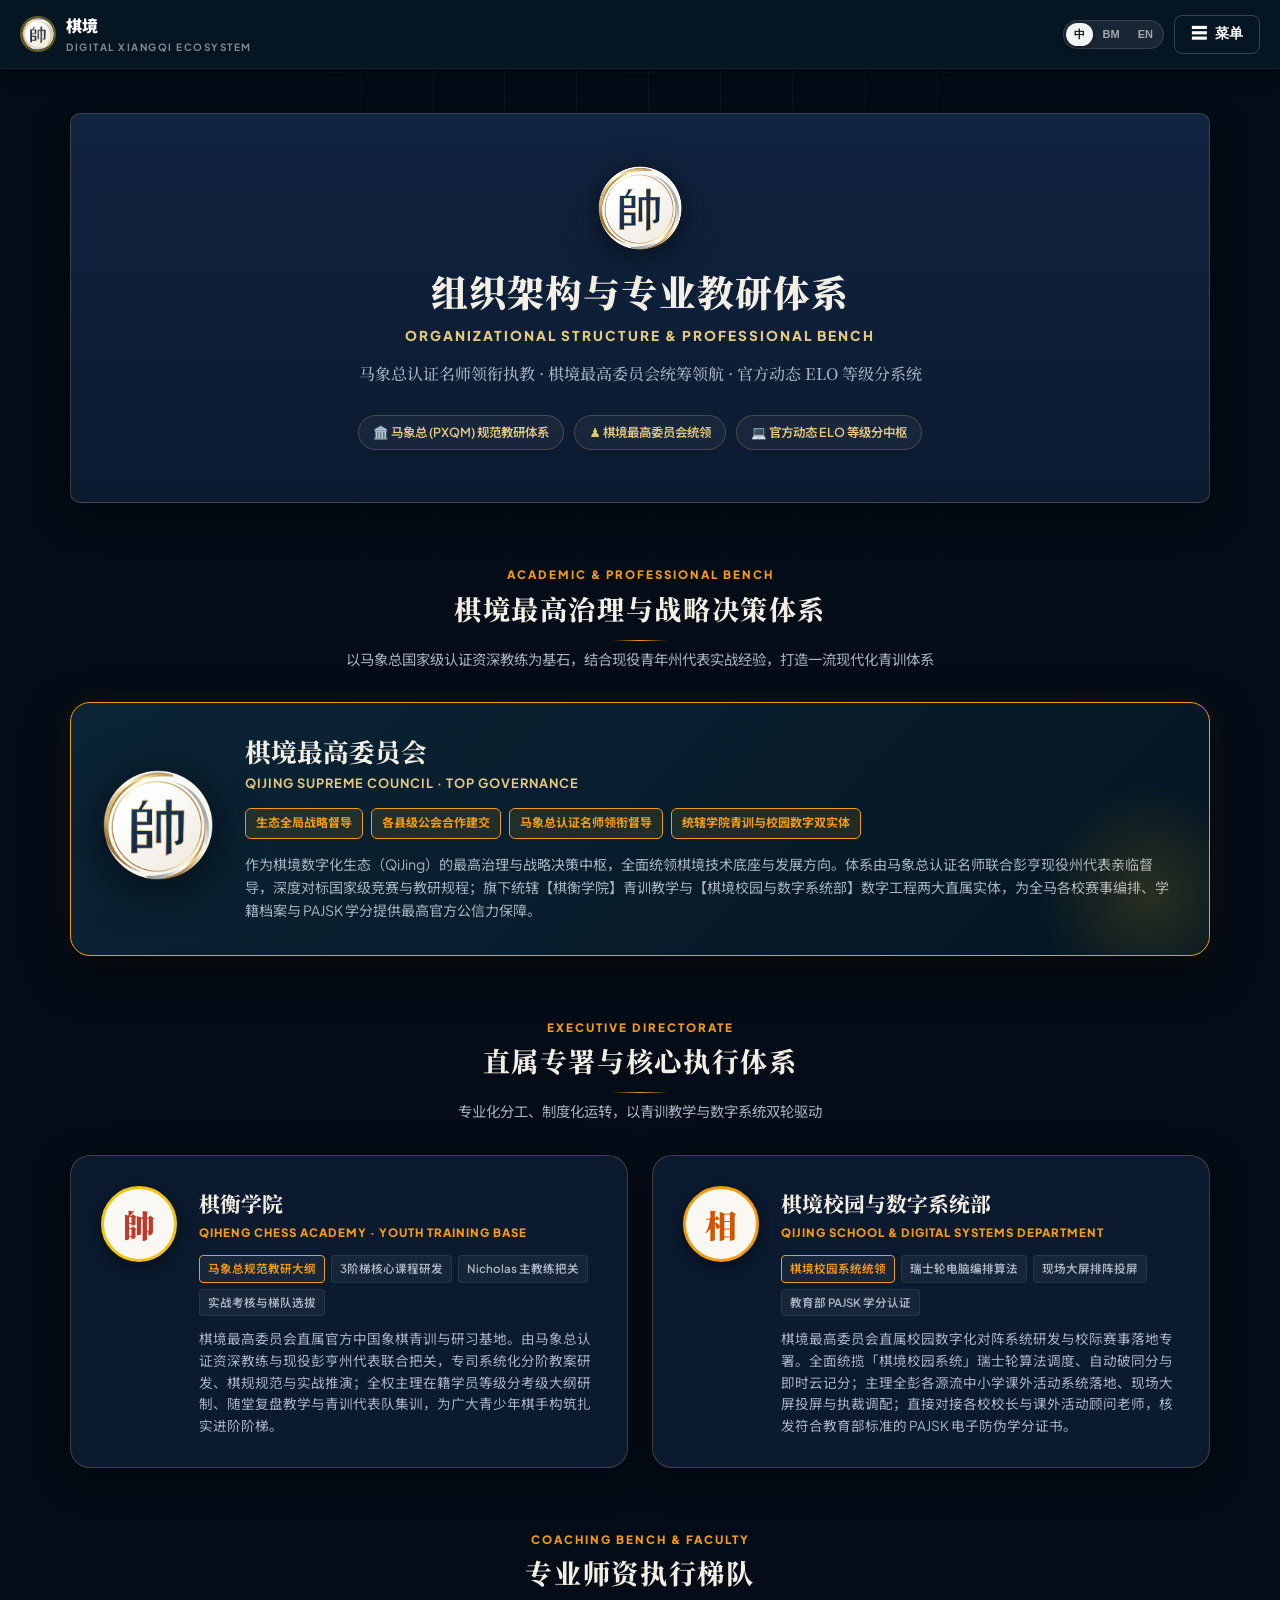
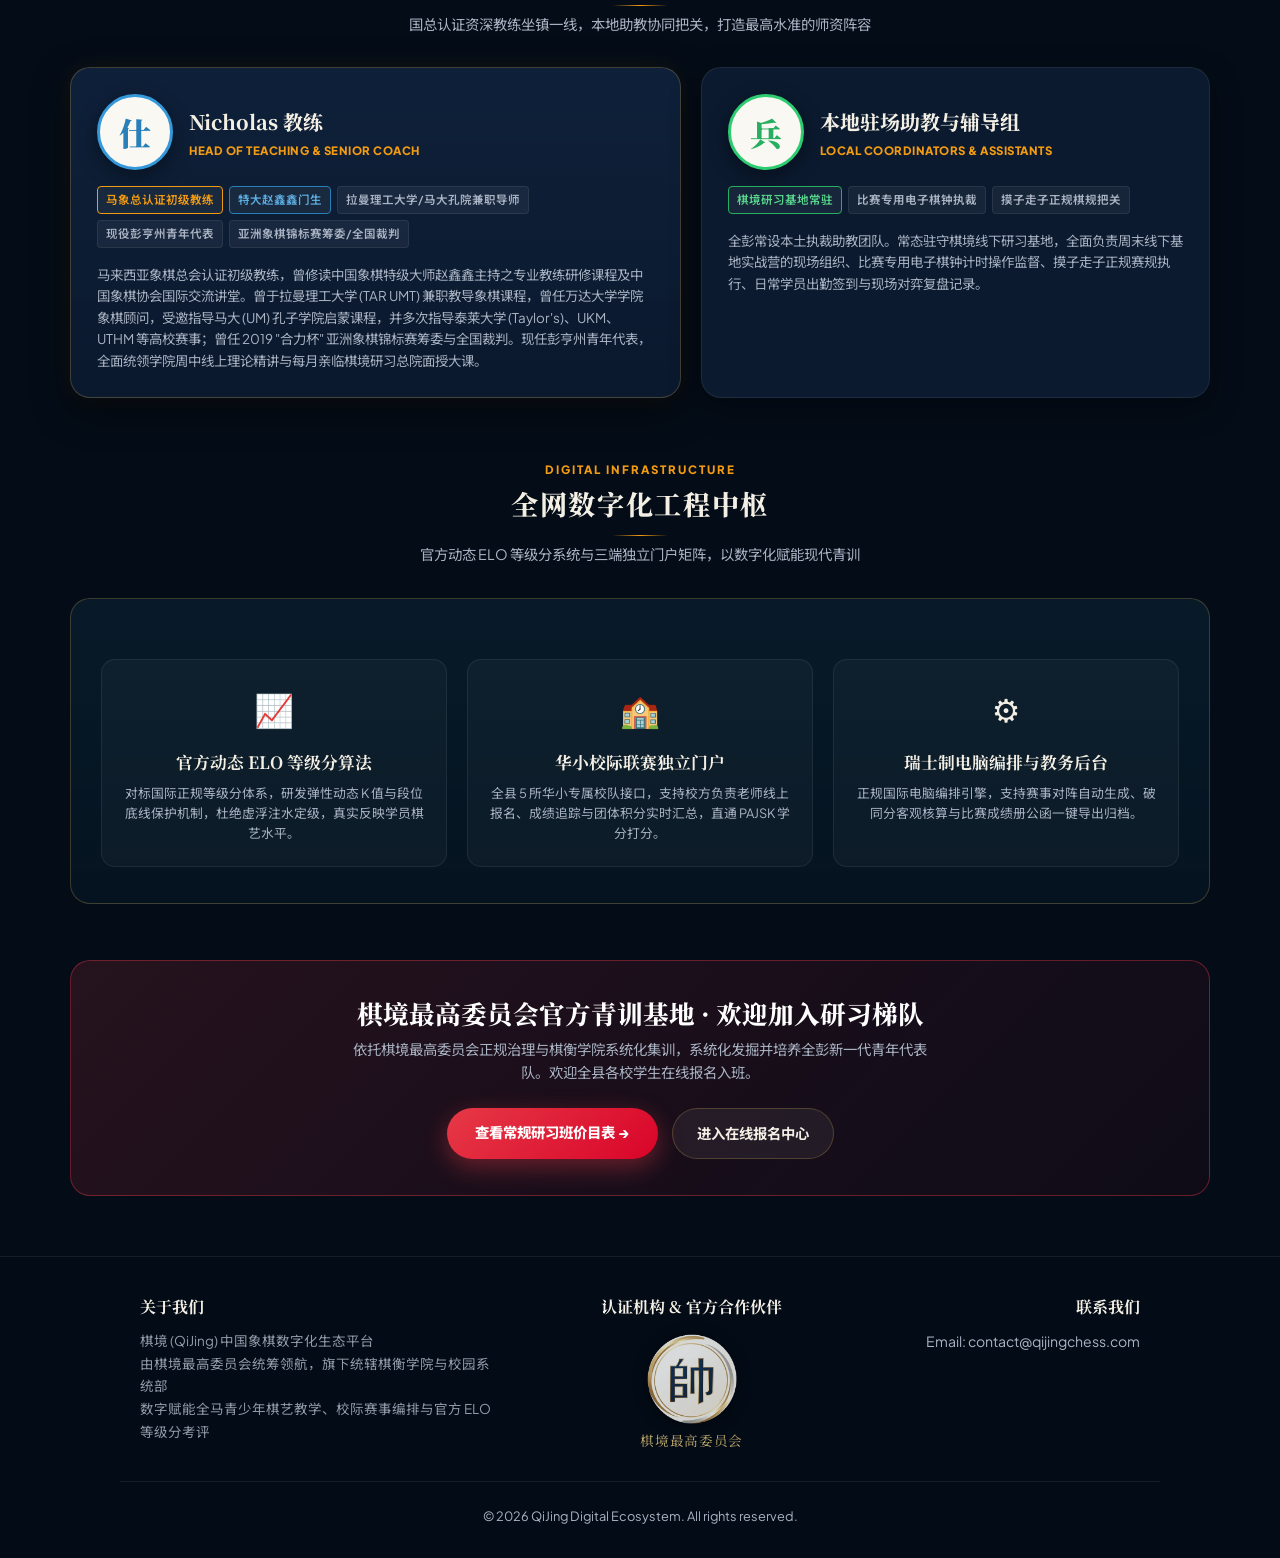
<file: team.html>
<!DOCTYPE html>
<html lang="zh-CN">
<head>
  <meta charset="UTF-8">
  <meta name="viewport" content="width=device-width, initial-scale=1.0, maximum-scale=1.0, user-scalable=no">
  <title>组织架构与专业师资 · 棋境 QiJing</title>
  <link rel="preconnect" href="https://fonts.googleapis.com">
  <link href="https://fonts.googleapis.com/css2?family=Plus+Jakarta+Sans:wght@400;500;600;700;800;900&family=Noto+Sans+SC:wght@400;500;700;900&family=Noto+Serif+SC:wght@400;500;600;700;900&display=swap" rel="stylesheet">
  <link rel="stylesheet" href="cxb-theme.css">
  <style>
    :root {
      --bg-page:            #040C17;
      --top-color:          rgba(6, 23, 36, 0.92);
      --top-blur:           16px;
      --top-border:         rgba(255, 255, 255, 0.08);
      --mega-bg:            rgba(6, 23, 36, 0.85);
      --mega-blur:          24px;
      --backdrop-blur:      20px;
      --backdrop-bg:        rgba(0, 0, 0, 0.5);

      --card-glass:         rgba(6, 23, 36, 0.72);
      --card-glass-border:  rgba(255, 255, 255, 0.12);
      --card-glass-shadow:  0 25px 60px rgba(0, 0, 0, 0.6), 0 0 35px rgba(241, 196, 15, 0.06);
      --card-radius:        20px;

      --badge-gold-bg:      #F1C40F;
      --badge-gold-text:    #0A1929;
      --gold-hover:         #F1C40F;
      
      --btn-primary-bg:     linear-gradient(135deg, #E63946 0%, #D90429 100%);
      --btn-primary-shadow: 0 8px 25px rgba(230, 57, 70, 0.4);
      --btn-primary-hover:  linear-gradient(135deg, #F04856 0%, #E81035 100%);

      --font-serif:         'Noto Serif SC', 'Songti SC', 'SimSun', serif;
      --font-sans:          -apple-system, BlinkMacSystemFont, 'Segoe UI', Roboto, 'PingFang SC', 'Noto Sans SC', sans-serif;

      --primary: #0E2F44;
      --gold: #F39C12;
      --gold-soft: #e3c97f;
      --ink: #f3efe4;
      --ink-dim: #a9b3c3;
      --line: rgba(201, 162, 75, 0.28);
      --line-soft: rgba(243, 239, 228, 0.08);
      --navy-950: #07101e;
      --navy-900: #0b1a2f;
      --navy-800: #112440;
    }

    * { box-sizing: border-box; margin: 0; padding: 0; }
    body {
      font-family: 'Plus Jakarta Sans', 'Noto Sans SC', system-ui, sans-serif;
      background: var(--bg-page); color: var(--ink); background-attachment: fixed;
      min-height: 100vh; display: flex; flex-direction: column; align-items: center;
      -webkit-font-smoothing: antialiased;
    }

    body::before {
      content: ""; position: fixed; inset: 0; z-index: -1; pointer-events: none;
      background-image:
        linear-gradient(var(--line-soft) 1px, transparent 1px),
        linear-gradient(90deg, var(--line-soft) 1px, transparent 1px);
      background-size: 72px 72px;
      mask-image: radial-gradient(ellipse at 50% 0%, #000 0%, transparent 70%);
      -webkit-mask-image: radial-gradient(ellipse at 50% 0%, #000 0%, transparent 70%);
      opacity: 0.6;
    }

    #securityGate {
      display: flex; flex-direction: column; align-items: center;
      width: 100%; min-height: 100vh; padding: 0;
    }

    /* PUBLIC STICKY NAV BAR (100% 与首页一致) */
    .public-nav-bar {
      width: 100%; display: flex; justify-content: space-between; align-items: center;
      padding: 12px 20px; background: var(--top-color) !important; backdrop-filter: blur(var(--top-blur)) !important; -webkit-backdrop-filter: blur(var(--top-blur)) !important; backdrop-filter: blur(16px);
      border-bottom: 1px solid rgba(255, 255, 255, 0.08); position: sticky; top: 0; z-index: 100;
      box-shadow: 0 2px 16px rgba(0, 0, 0, 0.4);
    }
    .p-nav-brand { display: flex; align-items: center; gap: 10px; text-decoration: none; }
    .p-nav-logo { width: 36px; height: 36px; border-radius: 50%; object-fit: cover; border: 2px solid rgba(241,196,15,0.4); }
    .p-nav-title { font-size: 16px; font-weight: 900; color: #fff; letter-spacing: -0.3px; }
    .p-nav-sub { font-size: 10px; font-weight: 700; color: rgba(255,255,255,0.5); letter-spacing: 1.5px; text-transform: uppercase; }

    .nav-menu-btn {
      background: transparent;
      border: 1px solid rgba(255,255,255,0.2);
      color: #fff;
      border-radius: 8px;
      padding: 8px 16px;
      font-size: 14px;
      font-weight: 600;
      display: flex;
      gap: 8px;
      align-items: center;
      cursor: pointer;
      transition: all 0.2s;
    }
    .nav-menu-btn:hover {
      border-color: var(--gold);
      color: var(--gold);
      background: rgba(241, 196, 15, 0.1);
    }

    .nav-lang-bar {
      display: inline-flex; background: rgba(255, 255, 255, 0.08);
      border: 1px solid rgba(255, 255, 255, 0.12); border-radius: 20px;
      padding: 2px; gap: 2px;
    }
    .nav-lang-chip {
      background: transparent; border: none; color: rgba(255, 255, 255, 0.6);
      font-size: 11px; font-weight: 700; padding: 4px 8px; border-radius: 14px;
      cursor: pointer; transition: all 0.2s cubic-bezier(0.2, 0.8, 0.2, 1);
    }
    .nav-lang-chip:hover { color: #fff; }
    .nav-lang-chip.active {
      background: rgba(255, 255, 255, 0.95); color: #061724;
      box-shadow: 0 2px 6px rgba(0, 0, 0, 0.3);
    }

    .public-content-wrap {
      width: 100%; max-width: 1180px; padding: 28px 20px 60px; flex-grow: 1; margin: 0 auto;
    }

    /* HERO (与首页/学院一致的卡片风格) */
    .hero {
      margin-top: 16px;
      padding: clamp(32px, 5vw, 52px) 24px;
      text-align: center;
      background: linear-gradient(180deg, var(--navy-800), var(--navy-900));
      border: 1px solid var(--line);
      border-radius: var(--radius);
      box-shadow: 0 12px 35px rgba(0,0,0,0.4);
      margin-bottom: 48px;
    }
    .hero__logo {
      width: 80px; height: 80px; border-radius: 50%; margin: 0 auto 18px; display: block;
      filter: drop-shadow(0 4px 20px rgba(0,0,0,0.6));
    }
    .hero__title {
      font-family: var(--font-serif); font-size: 2.3rem; font-weight: 900;
      color: var(--ink); margin-bottom: 6px; letter-spacing: 1px;
    }
    .hero__en {
      font-size: 0.85rem; font-weight: 800; color: var(--gold-soft);
      letter-spacing: 2px; text-transform: uppercase; margin-bottom: 14px;
    }
    .hero__tagline {
      font-size: 1rem; color: var(--ink-dim); max-width: 720px;
      margin: 0 auto 22px; line-height: 1.6;
    }
    .hero__badges {
      display: flex; flex-wrap: wrap; justify-content: center; gap: 10px;
    }
    .badge {
      display: inline-flex; align-items: center; gap: 6px;
      background: rgba(255, 255, 255, 0.05); border: 1px solid var(--line);
      padding: 6px 14px; border-radius: 20px; font-size: 0.78rem; font-weight: 600;
      color: var(--gold-soft); backdrop-filter: blur(8px);
    }

    /* SECTIONS */
    .section { margin-bottom: 56px; }
    .section__head {
      text-align: center; margin-bottom: 32px;
    }
    .section__tag {
      font-size: 0.72rem; font-weight: 800; color: var(--gold); letter-spacing: 2px;
      text-transform: uppercase; margin-bottom: 6px; display: inline-block;
    }
    .section__title {
      font-family: var(--font-serif); font-size: 1.7rem; font-weight: 800;
      color: var(--ink); margin-bottom: 8px;
    }
    .section__sub {
      font-size: 0.9rem; color: var(--ink-dim); max-width: 680px; margin: 0 auto; line-height: 1.5;
    }

    /* BANNER CARD */
    .patron-card {
      background: linear-gradient(135deg, rgba(14, 47, 68, 0.7) 0%, rgba(6, 23, 36, 0.85) 100%);
      border: 1.5px solid var(--gold); border-radius: var(--card-radius);
      padding: 32px; display: flex; gap: 32px; align-items: center;
      box-shadow: 0 16px 40px rgba(0,0,0,0.5), 0 0 30px rgba(241,196,15,0.08);
      position: relative; overflow: hidden;
    }
    .patron-card::after {
      content: ""; position: absolute; right: -50px; bottom: -50px; width: 220px; height: 220px;
      background: radial-gradient(circle, rgba(241,196,15,0.15) 0%, transparent 70%);
      pointer-events: none;
    }
    .patron-logo-wrap {
      flex-shrink: 0; text-align: center;
    }
    .patron-logo {
      width: 110px; height: 110px; object-fit: contain;
      filter: drop-shadow(0 8px 24px rgba(0,0,0,0.65));
    }
    .patron-info { flex-grow: 1; }
    .patron-title {
      font-family: var(--font-serif); font-size: 1.6rem; font-weight: 800;
      color: var(--ink); margin-bottom: 4px;
    }
    .patron-meta {
      font-size: 0.8rem; font-weight: 700; color: var(--gold-soft);
      letter-spacing: 1px; text-transform: uppercase; margin-bottom: 14px;
    }
    .patron-chips {
      display: flex; flex-wrap: wrap; gap: 8px; margin-bottom: 14px;
    }
    .patron-chip {
      background: rgba(241, 196, 15, 0.1); border: 1px solid var(--gold);
      color: var(--gold); padding: 4px 10px; border-radius: 6px;
      font-size: 0.75rem; font-weight: 700;
    }
    .patron-desc {
      font-size: 0.88rem; color: var(--ink-dim); line-height: 1.65;
    }

    /* COMMITTEES 2-COLUMN GRID */
    .committee-grid {
      display: grid; grid-template-columns: repeat(2, 1fr); gap: 24px; margin-bottom: 24px;
    }
    .committee-card {
      background: var(--navy-900); border: 1px solid var(--line);
      border-radius: var(--card-radius); padding: 30px;
      display: flex; gap: 22px; align-items: flex-start;
      box-shadow: 0 10px 35px rgba(0,0,0,0.4);
      transition: transform 0.3s ease, border-color 0.3s ease;
    }
    .committee-card:hover {
      transform: translateY(-4px); border-color: var(--gold);
    }
    .chess-badge {
      width: 76px; height: 76px; border-radius: 50%;
      background: #faf8f2; border: 3px solid var(--gold);
      display: flex; align-items: center; justify-content: center;
      font-size: 32px; font-family: var(--font-serif); font-weight: 900;
      flex-shrink: 0; box-shadow: 0 6px 20px rgba(0,0,0,0.4);
    }
    .chess-badge--shuai { color: #c0392b; border-color: #f1c40f; }
    .chess-badge--xiang { color: #d35400; border-color: #f39c12; }
    .chess-badge--shi   { color: #2980b9; border-color: #3498db; }
    .chess-badge--ju    { color: #8e44ad; border-color: #9b59b6; }
    .chess-badge--bing  { color: #27ae60; border-color: #2ecc71; }

    .committee-body { flex-grow: 1; }
    .committee-name {
      font-family: var(--font-serif); font-size: 1.3rem; font-weight: 800;
      color: var(--ink); margin-bottom: 2px;
    }
    .committee-role {
      font-size: 0.72rem; font-weight: 800; color: var(--gold);
      letter-spacing: 1px; text-transform: uppercase; margin-bottom: 12px;
    }
    .committee-chips { display: flex; flex-wrap: wrap; gap: 6px; margin-bottom: 12px; }
    .c-chip {
      font-size: 0.72rem; font-weight: 600; padding: 3px 8px; border-radius: 4px;
      background: rgba(255, 255, 255, 0.05); color: var(--ink-dim); border: 1px solid var(--line-soft);
    }
    .committee-desc {
      font-size: 0.85rem; color: var(--ink-dim); line-height: 1.6;
    }

    /* COACH BENCH GRID */
    .faculty-grid {
      display: grid; grid-template-columns: 1.2fr 1fr; gap: 20px;
    }
    .faculty-card {
      background: var(--navy-900); border: 1px solid var(--line-soft);
      border-radius: var(--card-radius); padding: 26px;
      display: flex; flex-direction: column; gap: 16px;
      box-shadow: 0 10px 30px rgba(0,0,0,0.35);
      transition: all 0.3s ease;
    }
    .faculty-card:hover {
      border-color: var(--line); transform: translateY(-3px);
    }
    .faculty-card.lead {
      border-color: var(--line);
      background: linear-gradient(180deg, rgba(17, 36, 64, 0.85) 0%, rgba(11, 26, 47, 0.95) 100%);
      box-shadow: 0 12px 35px rgba(0,0,0,0.5), 0 0 25px rgba(241,196,15,0.08);
    }
    .faculty-head {
      display: flex; gap: 16px; align-items: center;
    }
    .faculty-name {
      font-family: var(--font-serif); font-size: 1.25rem; font-weight: 800;
      color: var(--ink); margin-bottom: 2px;
    }
    .faculty-role {
      font-size: 0.72rem; font-weight: 800; color: var(--gold);
      letter-spacing: 0.5px; text-transform: uppercase;
    }
    .faculty-chips { display: flex; flex-wrap: wrap; gap: 6px; }
    .faculty-desc {
      font-size: 0.84rem; color: var(--ink-dim); line-height: 1.6; flex-grow: 1;
    }

    /* SYSTEM HIGHLIGHT BOX */
    .system-wrap {
      background: linear-gradient(180deg, rgba(14, 47, 68, 0.4) 0%, rgba(6, 23, 36, 0.7) 100%);
      border: 1px solid var(--line); border-radius: var(--card-radius);
      padding: 36px 30px; margin-top: 10px;
    }
    .system-grid {
      display: grid; grid-template-columns: repeat(3, 1fr); gap: 20px; margin-top: 24px;
    }
    .system-col {
      background: rgba(255, 255, 255, 0.03); border: 1px solid var(--line-soft);
      border-radius: 14px; padding: 22px; text-align: center;
      transition: transform 0.2s;
    }
    .system-col:hover { transform: translateY(-3px); border-color: var(--gold); }
    .system-icon { font-size: 32px; margin-bottom: 12px; display: block; }
    .system-col h5 {
      font-family: var(--font-serif); font-size: 1.05rem; font-weight: 700;
      color: var(--ink); margin-bottom: 8px;
    }
    .system-col p {
      font-size: 0.8rem; color: var(--ink-dim); line-height: 1.55;
    }

    /* CTA */
    .cta-wrap {
      background: linear-gradient(135deg, rgba(230, 57, 70, 0.15) 0%, rgba(217, 4, 41, 0.05) 100%);
      border: 1.5px solid rgba(230, 57, 70, 0.4); border-radius: var(--card-radius);
      padding: 36px 28px; text-align: center; margin-top: 48px;
    }
    .cta-wrap h3 {
      font-family: var(--font-serif); font-size: 1.6rem; font-weight: 800;
      color: #fff; margin-bottom: 8px;
    }
    .cta-wrap p {
      font-size: 0.9rem; color: var(--ink-dim); max-width: 600px;
      margin: 0 auto 24px; line-height: 1.6;
    }
    .cta-btns {
      display: flex; justify-content: center; gap: 14px; flex-wrap: wrap;
    }
    .btn-red {
      background: var(--btn-primary-bg); color: #fff; text-decoration: none;
      font-size: 0.9rem; font-weight: 800; padding: 12px 28px; border-radius: 30px;
      box-shadow: var(--btn-primary-shadow); transition: all 0.2s;
    }
    .btn-red:hover { background: var(--btn-primary-hover); transform: translateY(-2px); }
    .btn-ghost {
      background: rgba(255,255,255,0.06); color: var(--ink); text-decoration: none;
      font-size: 0.9rem; font-weight: 700; padding: 12px 24px; border-radius: 30px;
      border: 1px solid var(--line); transition: all 0.2s;
    }
    .btn-ghost:hover { border-color: var(--gold); color: var(--gold); }

    /* FOOTER (100% 与首页一致) */
    .footer { width: 100%; margin-top: auto; border-top: 1px solid var(--line-soft); padding: 40px 0 30px; background: rgba(4, 12, 23, 0.95); }
    .footer__grid {
      max-width: 1040px; margin: 0 auto; padding: 0 20px;
      display: grid; grid-template-columns: 1.4fr 1.2fr 1fr; gap: 36px;
    }
    .footer h3 { font-size: 1rem; color: var(--ink); margin-bottom: 12px; }
    .footer a:hover { color: var(--gold-soft); }
    .footer__legal {
      margin-top: 32px; border-top: 1px solid var(--line-soft); padding-top: 24px; text-align: center;
      color: var(--ink-dim); font-size: 0.8rem;
    }

    @media (max-width: 768px) {
      .footer__grid { grid-template-columns: 1fr; text-align: center; }
      .footer__grid > div { text-align: center !important; }
    }

    /* APPLE STYLE MEGA MENU (100% 首页一致) */
    .apple-backdrop {
      position: fixed; inset: 0; z-index: 9400;
      background: rgba(4, 12, 23, 0.5);
      backdrop-filter: blur(var(--backdrop-blur)); -webkit-backdrop-filter: blur(24px);
      opacity: 0; pointer-events: none; transition: opacity 0.5s ease;
    }
    .apple-backdrop.open { opacity: 1; pointer-events: auto; }

    .apple-mega-menu {
      position: fixed; top: 0; left: 0; width: 100%; z-index: 9500;
      background: var(--mega-bg) !important; backdrop-filter: blur(var(--mega-blur)) !important; -webkit-backdrop-filter: blur(var(--mega-blur)) !important; backdrop-filter: blur(24px); -webkit-backdrop-filter: blur(24px);
      border-bottom: 1px solid rgba(255,255,255,0.08);
      transform: translateY(-100%);
      transition: transform 0.6s cubic-bezier(0.2, 0.8, 0.2, 1);
      padding: 100px 40px 60px; /* Extra top padding to clear navbar */
      box-shadow: 0 20px 40px rgba(0,0,0,0.5);
    }
    .apple-mega-menu.open { transform: translateY(0); }

    .apple-mega-container {
      max-width: 900px; margin: 0 auto; display: grid; grid-template-columns: repeat(auto-fit, minmax(220px, 1fr)); gap: 40px;
    }
    .apple-mega-col { display: flex; flex-direction: column; gap: 16px; }
    .apple-mega-col h4 {
      font-family: 'Noto Serif SC', 'Songti SC', 'SimSun', serif !important;
      font-size: 15px !important;
      font-weight: 600 !important;
      color: rgba(255, 255, 255, 0.85) !important;
      letter-spacing: 2px !important;
      margin-bottom: 10px !important;
      border-bottom: 1px solid rgba(255, 255, 255, 0.1) !important;
      padding-bottom: 8px !important;
    }
    .apple-mega-col a {
      font-family: -apple-system, BlinkMacSystemFont, 'Segoe UI', Roboto, 'PingFang SC', 'Noto Sans SC', sans-serif !important;
      font-size: 15px !important;
      font-weight: 400 !important;
      color: rgba(255, 255, 255, 0.75) !important;
      text-decoration: none !important;
      cursor: pointer !important;
      transition: all 0.2s ease !important;
      display: flex !important;
      align-items: center !important;
    }
    .apple-mega-col a:hover {
      color: var(--gold-hover) !important;
      transform: translateX(4px) !important;
    }

    /* Apple Style Segmented Control */
    .apple-segment {
      display: flex;
      background: rgba(255, 255, 255, 0.08);
      border-radius: 10px;
      padding: 4px;
      width: 100%;
      max-width: 300px;
    }
    .apple-segment .seg-btn {
      flex: 1;
      background: transparent;
      border: none;
      color: rgba(255, 255, 255, 0.5);
      padding: 10px 0;
      font-size: 14px;
      font-weight: 700;
      cursor: pointer;
      border-radius: 8px;
      transition: all 0.3s cubic-bezier(0.2, 0.8, 0.2, 1);
    }
    .apple-segment .seg-btn.active {
      background: rgba(255, 255, 255, 0.95);
      color: #111;
      box-shadow: 0 4px 12px rgba(0,0,0,0.3);
    }

    /* RESPONSIVE */
    @media (max-width: 992px) {
      .patron-card { flex-direction: column; text-align: center; }
      .patron-chips { justify-content: center; }
      .committee-grid { grid-template-columns: 1fr; }
      .faculty-grid { grid-template-columns: 1fr; }
      .system-grid { grid-template-columns: 1fr; }
      .footer-inner { grid-template-columns: 1fr; text-align: center; }
    }
  </style>
</head>
<body>

<div id="securityGate">

  <!-- 顶栏导航 (100% 与首页一致) -->
  <header class="public-nav-bar" style="position:relative; z-index:9600;">
    <a href="index.html" class="p-nav-brand">
      <img src="cxb_round_emblem.png" alt="QiJing" class="p-nav-logo">
      <div>
        <div class="p-nav-title">棋境</div>
        <div class="p-nav-sub">DIGITAL XIANGQI ECOSYSTEM</div>
      </div>
    </a>

    <div style="display:flex; align-items:center; gap:10px;">
      <div class="nav-lang-bar">
        <button id="nav_lang_cn" class="nav-lang-chip active" onclick="setLang('cn'); updateSeg('cn');">中</button>
        <button id="nav_lang_bm" class="nav-lang-chip" onclick="setLang('bm'); updateSeg('bm');">BM</button>
        <button id="nav_lang_en" class="nav-lang-chip" onclick="setLang('en'); updateSeg('en');">EN</button>
      </div>
      <button class="nav-menu-btn" onclick="toggleMainNav()">
        <span id="navMenuBtnIcon" style="font-size:16px;">☰</span> <span id="navMenuBtnText" data-i18n="nav.menu">菜单</span>
      </button>
    </div>
  </header>

  <!-- 主体内容 -->
  <div class="public-content-wrap">

    <!-- HERO HEADER -->
    <header class="hero">
      <div style="display:flex; align-items:center; justify-content:center; gap:16px; margin-bottom:18px;">
        <img src="cxb_round_emblem.png" alt="QiJing Academy" style="width:84px; height:84px; object-fit:contain; border-radius:50%; filter:drop-shadow(0 4px 16px rgba(0,0,0,0.6));" title="棋境象棋研习学院 (QiJing)">
      </div>
      <h1 class="hero__title" data-i18n="team.hero_title">组织架构与专业教研体系</h1>
      <div class="hero__en">ORGANIZATIONAL STRUCTURE & PROFESSIONAL BENCH</div>
      <p class="hero__tagline" data-i18n="team.hero_sub">
        马象总认证名师与现役州代表亲授 · 双中枢委员会统筹领航 · 独家 0~2000 动态 ELO 天梯
      </p>
      <div class="hero__badges">
        <span class="badge" data-i18n="chip.pjs">🏛️ 马象总 (PXQM) 规范教研体系</span>
        <span class="badge" data-i18n="chip.dual">♟️ 棋境最高委员会统领</span>
        <span class="badge" data-i18n="chip.ladder">💻 官方动态 ELO 等级分中枢</span>
      </div>
    </header>

    <!-- 1. 学院学术治理与权威背书 (国家级专业师资) -->
    <section class="section">
      <div class="section__head">
        <span class="section__tag" data-i18n="tag.governance">ACADEMIC & PROFESSIONAL BENCH</span>
        <h2 class="section__title" data-i18n="sec.patron_title">专业学术中枢与教练认证体系</h2>
        <p class="section__sub" data-i18n="sec.patron_sub">以马象总国家级认证资深教练为基石，结合现役青年州代表实战经验，打造一流现代化青训体系</p>
      </div>

      <div class="patron-card">
        <div class="patron-logo-wrap">
          <img src="cxb_round_emblem.png" alt="QiJing Directorate" class="patron-logo">
        </div>
        <div class="patron-info">
          <h3 class="patron-title" data-i18n="patron.name">棋境最高委员会</h3>
          <div class="patron-meta" data-i18n="patron.role">QIJING SUPREME COUNCIL · TOP GOVERNANCE</div>
          <div class="patron-chips">
            <span class="patron-chip" data-i18n="patron.c1">生态全局战略督导</span>
            <span class="patron-chip" data-i18n="patron.c2">各县级公会合作建交</span>
            <span class="patron-chip" data-i18n="patron.c3">马象总认证名师领衔督导</span>
            <span class="patron-chip" data-i18n="patron.c4">统辖学院青训与校园数字双实体</span>
          </div>
          <p class="patron-desc" data-i18n="patron.desc">
            棋衡学院（QiHeng Academy，隶属棋境生态）是立足全彭、面向全马的现代化专业中国象棋数字化教育基地。学院由马来西亚象棋总会（马象总）认证资深教练与现役彭亨州代表联合创设，深研现代象棋博弈理论与战术体系，全权主理官方七级考级大纲研制、动态 ELO 天梯算法调优与拔尖代表队特训，为广大青少年棋手构筑从启蒙到全州大赛的完整晋阶通途。
          </p>
        </div>
      </div>
    </section>

    <!-- 2. 决策中枢与双核心委员会 -->
    <section class="section">
      <div class="section__head">
        <span class="section__tag" data-i18n="tag.executive">EXECUTIVE DIRECTORATE</span>
        <h2 class="section__title" data-i18n="sec.comm_title">直属专署与核心执行体系</h2>
        <p class="section__sub" data-i18n="sec.comm_sub">专业化分工、制度化运转，以青训教学与数字系统双轮驱动</p>
      </div>

      <div class="committee-grid">
        <!-- 委员会 1：学院学术与技术委员会 -->
        <div class="committee-card">
          <div class="chess-badge chess-badge--shuai">帥</div>
          <div class="committee-body">
            <h4 class="committee-name" data-i18n="comm1.name">棋衡学院</h4>
            <div class="committee-role" data-i18n="comm1.role">QIHENG CHESS ACADEMY · YOUTH TRAINING BASE</div>
            <div class="committee-chips">
              <span class="c-chip" style="color:var(--gold); border-color:var(--gold);" data-i18n="comm1.c1">马象总规范教研大纲</span>
              <span class="c-chip" data-i18n="comm1.c2">3阶梯核心课程研发</span>
              <span class="c-chip" data-i18n="comm1.c3">Nicholas 主教练把关</span>
              <span class="c-chip" data-i18n="comm1.c4">实战考核与梯队选拔</span>
            </div>
            <p class="committee-desc" data-i18n="comm1.desc">
              由彭亨现役州代表与马象总认证教练联合组成。深研现代棋理布局体系与实战计算力，全权负责学院官方七级考级大纲（Tahap 1 至 7）研制、编制习题精粹与开局飞刀指南；校准 QiJing 动态 ELO 天梯排位算法与段位底线保护机制；并主理棋境正选集训队的技术选拔与出征全彭赛 (MSSP) 的战术集训指导。
            </p>
          </div>
        </div>

        <!-- 委员会 2：赛事策划与运营管理委员会 -->
        <div class="committee-card">
          <div class="chess-badge chess-badge--xiang">相</div>
          <div class="committee-body">
            <h4 class="committee-name" data-i18n="comm2.name">棋境校园与数字系统部</h4>
            <div class="committee-role" data-i18n="comm2.role">QIJING SCHOOL & DIGITAL SYSTEMS DEPARTMENT</div>
            <div class="committee-chips">
              <span class="c-chip" style="color:var(--gold); border-color:var(--gold);" data-i18n="comm2.c1">棋境校园系统统领</span>
              <span class="c-chip" data-i18n="comm2.c2">瑞士轮电脑编排算法</span>
              <span class="c-chip" data-i18n="comm2.c3">现场大屏排阵投屏</span>
              <span class="c-chip" data-i18n="comm2.c4">教育部 PAJSK 学分认证</span>
            </div>
            <p class="committee-desc" data-i18n="comm2.desc">
              由学院核心运营与策划团队组成。全面统揽全彭各梯级象棋锦标赛（校园赛、启蒙营、校际锦标赛与年度公开赛）的规程制定与现场落地执行；统管全县在籍学员终身档案数据库与天梯学籍管理；调配本地助教与竞赛执裁人员，代表学院拟定正式公函对接教育局课外活动学分 (PAJSK) 与各华小，确保教学与赛事高效闭环。
            </p>
          </div>
        </div>
      </div>
    </section>

    <!-- 3. 专业师资执行梯队 -->
    <section class="section">
      <div class="section__head">
        <span class="section__tag" data-i18n="tag.faculty">COACHING BENCH & FACULTY</span>
        <h2 class="section__title" data-i18n="sec.faculty_title">专业师资执行梯队</h2>
        <p class="section__sub" data-i18n="sec.faculty_sub">国总认证资深教练坐镇一线，本地助教协同把关，打造最高水准的师资阵容</p>
      </div>

      <div class="faculty-grid">
        <!-- 席位 1：Nicholas 主教练 -->
        <div class="faculty-card lead">
          <div class="faculty-head">
            <div class="chess-badge chess-badge--shi">仕</div>
            <div>
              <h4 class="faculty-name" data-i18n="fac1.name">Nicholas 教练</h4>
              <div class="faculty-role" data-i18n="fac1.role">HEAD OF TEACHING & SENIOR COACH</div>
            </div>
          </div>
          <div class="faculty-chips">
            <span class="c-chip" style="color:var(--gold); border-color:var(--gold);" data-i18n="fac1.c1">马象总认证初级教练</span>
            <span class="c-chip" style="color:#5dade2; border-color:#2980B9;" data-i18n="fac1.c2">特大赵鑫鑫门生</span>
            <span class="c-chip" data-i18n="fac1.c3">拉曼理工大学/马大孔院兼职导师</span>
            <span class="c-chip" data-i18n="fac1.c4">现役彭亨州青年代表</span>
            <span class="c-chip" data-i18n="fac1.c5">亚洲象棋锦标赛筹委/全国裁判</span>
          </div>
          <p class="faculty-desc" data-i18n="fac1.desc">
            马来西亚象棋总会认证初级教练，曾修读中国象棋特级大师赵鑫鑫主持之专业教练研修课程及中国象棋协会国际交流讲堂。曾于拉曼理工大学 (TAR UMT) 兼职教导象棋课程，曾任万达大学学院象棋顾问，受邀指导马大 (UM) 孔子学院启蒙课程，并多次指导泰莱大学 (Taylor's)、UKM、UTHM 等高校赛事；曾任 2019 "合力杯" 亚洲象棋锦标赛筹委与全国裁判。现任彭亨州青年代表，全面统领学院周中线上理论精讲与每月亲临棋境研习总院面授大课。
          </p>
        </div>

        <!-- 席位 2：本地驻场助教与辅导组 -->
        <div class="faculty-card">
          <div class="faculty-head">
            <div class="chess-badge chess-badge--bing">兵</div>
            <div>
              <h4 class="faculty-name" data-i18n="fac3.name">本地驻场助教与辅导组</h4>
              <div class="faculty-role" data-i18n="fac3.role">LOCAL COORDINATORS & ASSISTANTS</div>
            </div>
          </div>
          <div class="faculty-chips">
            <span class="c-chip" style="color:#58d68d; border-color:#27ae60;" data-i18n="fac3.c1">棋境研习基地常驻</span>
            <span class="c-chip" data-i18n="fac3.c2">比赛专用电子棋钟执裁</span>
            <span class="c-chip" data-i18n="fac3.c3">摸子走子正规棋规把关</span>
          </div>
          <p class="faculty-desc" data-i18n="fac3.desc">
            全彭常设本土执裁助教团队。常态驻守棋境线下研习基地，全面负责周末线下基地实战营的现场组织、比赛专用电子棋钟计时操作监督、摸子走子正规赛规执行、日常学员出勤签到与现场对弈复盘记录。
          </p>
        </div>
      </div>
    </section>

    <!-- 4. 数字化工程中枢 (全县领先的高科技基座) -->
    <section class="section">
      <div class="section__head">
        <span class="section__tag" data-i18n="tag.digital">DIGITAL INFRASTRUCTURE</span>
        <h2 class="section__title" data-i18n="sec.digital_title">全网数字化工程中枢</h2>
        <p class="section__sub" data-i18n="sec.digital_sub">官方动态 ELO 等级分系统与三端独立门户矩阵，以数字化赋能现代青训</p>
      </div>

      <div class="system-wrap">
        <div class="system-grid">
          <div class="system-col">
            <span class="system-icon">📈</span>
            <h5 data-i18n="sys.s1_t">官方动态 ELO 等级分算法</h5>
            <p data-i18n="sys.s1_d">对标国际正规等级分体系，研发弹性动态 K 值与段位底线保护机制，杜绝虚浮注水定级，真实反映学员棋艺水平。</p>
          </div>
          <div class="system-col">
            <span class="system-icon">🏫</span>
            <h5 data-i18n="sys.s2_t">华小校际联赛独立门户</h5>
            <p data-i18n="sys.s2_d">全县 5 所华小专属校队接口，支持校方负责老师线上报名、成绩追踪与团体积分实时汇总，直通 PAJSK 学分打分。</p>
          </div>
          <div class="system-col">
            <span class="system-icon">⚙️</span>
            <h5 data-i18n="sys.s3_t">瑞士制电脑编排与教务后台</h5>
            <p data-i18n="sys.s3_d">正规国际电脑编排引擎，支持赛事对阵自动生成、破同分客观核算与比赛成绩册公函一键导出归档。</p>
          </div>
        </div>
      </div>
    </section>

    <!-- CTA 行动号召 -->
    <div class="cta-wrap">
      <h3 data-i18n="cta.title">棋境学术与教研治理委员会官方青训基地 · 欢迎加入研习梯队</h3>
      <p data-i18n="cta.sub">
        依托棋境最高委员会正规治理与棋衡学院系统化集训，系统化发掘并培养全彭新一代青年代表队。欢迎全县各校学生在线报名入班。
      </p>
      <div class="cta-btns">
        <a href="academy.html" class="btn-red" data-i18n="cta.btn_academy">查看常规研习班价目表 →</a>
        <a href="register.html" class="btn-ghost" data-i18n="cta.btn_reg">进入在线报名中心</a>
      </div>
    </div>

  </div>

  <!-- 全局页脚 (100% 首页一致) -->
  <footer class="footer">
    <div class="footer__grid" style="align-items: start; gap: 36px;">
      <!-- Col 1: About -->
      <div>
        <h3 data-i18n="footer.about_title">关于我们</h3>
        <p style="font-size:13.5px; line-height:1.7; opacity:0.85;"><span data-i18n="footer.about_desc">棋境 (QiJing) 中国象棋数字化生态平台<br>由棋境最高委员会统筹领航，旗下统辖棋衡学院与校园系统部<br>数字赋能全马青少年棋艺教学、校际赛事编排与官方 ELO 等级分考评</span></p>
      </div>
      
      <!-- Col 2: Partners -->
      <div style="text-align: center;">
        <h3 style="margin-bottom: 16px;" data-i18n="footer.partners_title">认证机构 & 官方合作伙伴</h3>
        <div style="display:flex; flex-direction:column; align-items:center; gap:8px; opacity:0.85;">
          <img src="cxb_round_emblem.png" alt="QiJing Logo" style="height: 90px; filter: drop-shadow(0 2px 8px rgba(0,0,0,0.5));">
          <span data-i18n="footer.assoc_name" style="font-family: var(--font-serif); font-size:0.85rem; color:var(--gold-soft); text-transform:uppercase; letter-spacing:0.05em; line-height:1.3; white-space:nowrap;">棋境最高委员会</span>
        </div>
      </div>

      <!-- Col 3: Contact -->
      <div style="text-align: right;">
        <h3 data-i18n="footer.contact_title">联系我们</h3>
        <p>Email: contact@qijingchess.com</p>
      </div>
    </div>
    
    <div class="footer__legal" style="margin-top: 32px; border-top: 1px solid var(--line-soft); padding-top: 24px; text-align: center;">
      © 2026 QiJing Digital Ecosystem. All rights reserved.
    </div>
  </footer>

</div> <!-- Close securityGate -->

<!-- === APPLE STYLE MEGA MENU === -->
<div id="appleMegaBackdrop" class="apple-backdrop" onclick="closeMainNav()"></div>
<div id="appleMegaMenu" class="apple-mega-menu">
  <div class="apple-mega-container">
    
        <div class="apple-mega-col">
      <h4 data-i18n="nav.explore">探索棋境</h4>
      <a href="index.html" data-i18n="nav.home">主页</a>
      <a href="academy.html" data-i18n="nav.academy">棋衡学院</a>
      <a href="ladder.html" data-i18n="nav.ladder">学院 ELO</a>
      <a href="events.html" data-i18n="nav.events">赛事与活动</a>
      <a href="register.html" data-i18n="nav.register">在线报名</a>
      <a href="team.html" data-i18n="nav.team">组织架构与师资</a>
    </div>
    
    <div class="apple-mega-col">
      <h4 data-i18n="nav.portals">专属入口</h4>
      <a href="index.html#login" data-i18n="nav.student_login">棋衡学员端</a>
      <a href="school.html" data-i18n="nav.school_portal">棋境校园系统</a>
      <a href="admin.html" data-i18n="nav.admin_portal">总控管理端</a>
    </div>
    
    <div class="apple-mega-col">
      <h4 data-i18n="nav.language">系统语言</h4>
      <div class="apple-segment">
        <button id="seg_cn" class="seg-btn active" onclick="setLang('cn'); updateSeg('cn'); closeMainNav()">中文</button>
        <button id="seg_bm" class="seg-btn" onclick="setLang('bm'); updateSeg('bm'); closeMainNav()">Melayu</button>
        <button id="seg_en" class="seg-btn" onclick="setLang('en'); updateSeg('en'); closeMainNav()">English</button>
      </div>
    </div>

  </div>
</div>

  <script>
    const i18n = {cn: {
        "hero.title": "棋境",
        "nav.home": "主页", "nav.academy": "棋衡学院", "nav.ladder": "学院 ELO",
        "nav.team": "组织架构与师资", "events.title": "赛事与活动",
        "nav.explore": "探索棋境",
    "nav.events": "赛事与活动",
    "nav.events": "赛事与活动",
    "nav.events": "赛事与活动", "nav.portals": "专属入口", "nav.student_login": "棋衡学员端",
        "nav.school_portal": "棋境校园系统", "nav.admin_portal": "总控管理端",
        "nav.language": "系统语言", "nav.menu": "菜单", "nav.register": "在线报名",
        
        "team.hero_title": "组织架构与专业教研体系",
        "team.hero_sub": "马象总认证名师领衔执教 · 棋境最高委员会统筹领航 · 官方动态 ELO 等级分系统",
        "chip.pjs": "🏛️ 马象总 (PXQM) 规范教研体系",
        "chip.dual": "♟️ 棋境最高委员会统领",
        "chip.ladder": "💻 官方动态 ELO 等级分中枢",

        "tag.governance": "ACADEMIC & PROFESSIONAL BENCH",
        "sec.patron_title": "棋境最高治理与战略决策体系",
        "sec.patron_sub": "以马象总国家级认证资深教练为基石，结合现役青年州代表实战经验，打造一流现代化青训体系",
        "patron.name": "棋境最高委员会",
        "patron.role": "QIJING SUPREME COUNCIL · TOP GOVERNANCE",
        "patron.c1": "生态全局战略督导", "patron.c2": "各县级公会合作建交",
        "patron.c3": "马象总认证名师领衔督导", "patron.c4": "统辖学院青训与校园数字双实体",
        "patron.desc": "作为棋境数字化生态（QiJing）的最高治理与战略决策中枢，全面统领棋境技术底座与发展方向。体系由马象总认证名师联合彭亨现役州代表亲临督导，深度对标国家级竞赛与教研规程；旗下统辖【棋衡学院】青训教学与【棋境校园与数字系统部】数字工程两大直属实体，为全马各校赛事编排、学籍档案与 PAJSK 学分提供最高官方公信力保障。",

        "tag.executive": "EXECUTIVE DIRECTORATE",
        "sec.comm_title": "直属专署与核心执行体系",
        "sec.comm_sub": "专业化分工、制度化运转，以青训教学与数字系统双轮驱动",
        "comm1.name": "棋衡学院",
        "comm1.role": "QIHENG CHESS ACADEMY · YOUTH TRAINING BASE",
        "comm1.c1": "马象总规范教研大纲", "comm1.c2": "3阶梯核心课程研发",
        "comm1.c3": "Nicholas 主教练把关", "comm1.c4": "实战考核与梯队选拔",
        "comm1.desc": "棋境最高委员会直属官方中国象棋青训与研习基地。由马象总认证资深教练与现役彭亨州代表联合把关，专司系统化分阶教案研发、棋规规范与实战推演；全权主理在籍学员等级分考级大纲研制、随堂复盘教学与青训代表队集训，为广大青少年棋手构筑扎实进阶阶梯。",

        "comm2.name": "棋境校园与数字系统部",
        "comm2.role": "QIJING SCHOOL & DIGITAL SYSTEMS DEPARTMENT",
        "comm2.c1": "棋境校园系统统领", "comm2.c2": "瑞士轮电脑编排算法",
        "comm2.c3": "现场大屏排阵投屏", "comm2.c4": "教育部 PAJSK 学分认证",
        "comm2.desc": "棋境最高委员会直属校园数字化对阵系统研发与校际赛事落地专署。全面统揽「棋境校园系统」瑞士轮算法调度、自动破同分与即时云记分；主理全彭各源流中小学课外活动系统落地、现场大屏投屏与执裁调配；直接对接各校校长与课外活动顾问老师，核发符合教育部标准的 PAJSK 电子防伪学分证书。",

        "tag.faculty": "COACHING BENCH & FACULTY",
        "sec.faculty_title": "专业师资执行梯队",
        "sec.faculty_sub": "国总认证资深教练坐镇一线，本地助教协同把关，打造最高水准的师资阵容",
        "fac1.name": "Nicholas 教练",
        "fac1.role": "HEAD OF TEACHING & SENIOR COACH",
        "fac1.c1": "马象总认证初级教练", "fac1.c2": "特大赵鑫鑫门生",
        "fac1.c3": "拉曼理工大学/马大孔院兼职导师", "fac1.c4": "现役彭亨州青年代表", "fac1.c5": "亚洲象棋锦标赛筹委/全国裁判",
        "fac1.desc": "马来西亚象棋总会认证初级教练，曾修读中国象棋特级大师赵鑫鑫主持之专业教练研修课程及中国象棋协会国际交流讲堂。曾于拉曼理工大学 (TAR UMT) 兼职教导象棋课程，曾任万达大学学院象棋顾问，受邀指导马大 (UM) 孔子学院启蒙课程，并多次指导泰莱大学 (Taylor's)、UKM、UTHM 等高校赛事；曾任 2019 \"合力杯\" 亚洲象棋锦标赛筹委与全国裁判。现任彭亨州青年代表，全面统领学院周中线上理论精讲与每月亲临棋境研习总院面授大课。",

        "fac3.name": "本地驻场助教与辅导组",
        "fac3.role": "LOCAL COORDINATORS & ASSISTANTS",
        "fac3.c1": "棋境研习基地常驻", "fac3.c2": "比赛专用电子棋钟执裁", "fac3.c3": "摸子走子正规棋规把关",
        "fac3.desc": "全彭常设本土执裁助教团队。常态驻守棋境线下研习基地，全面负责周末线下基地实战营的现场组织、比赛专用电子棋钟计时操作监督、摸子走子正规赛规执行、日常学员出勤签到与现场对弈复盘记录。",

        "tag.digital": "DIGITAL INFRASTRUCTURE",
        "sec.digital_title": "全网数字化工程中枢",
        "sec.digital_sub": "官方动态 ELO 等级分系统与三端独立门户矩阵，以数字化赋能现代青训",
        "sys.s1_t": "官方动态 ELO 等级分算法",
        "sys.s1_d": "对标国际正规等级分体系，研发弹性动态 K 值与段位底线保护机制，杜绝虚浮注水定级，真实反映学员棋艺水平。",
        "sys.s2_t": "华小校际联赛独立门户",
        "sys.s2_d": "全县 5 所华小专属校队接口，支持校方负责老师线上报名、成绩追踪与团体积分实时汇总，直通 PAJSK 学分打分。",
        "sys.s3_t": "瑞士制电脑编排与教务后台",
        "sys.s3_d": "正规国际电脑编排引擎，支持赛事对阵自动生成、破同分客观核算与比赛成绩册公函一键导出归档。",

        "cta.title": "棋境最高委员会官方青训基地 · 欢迎加入研习梯队",
        "cta.sub": "依托棋境最高委员会正规治理与棋衡学院系统化集训，系统化发掘并培养全彭新一代青年代表队。欢迎全县各校学生在线报名入班。",
        "cta.btn_academy": "查看常规研习班价目表 →",
        "cta.btn_reg": "进入在线报名中心",
        
        "footer.about_title": "关于我们",
        "footer.about_desc": "棋境 (QiJing) 中国象棋数字化生态平台<br>由棋境最高委员会统筹领航，旗下统辖棋衡学院与校园系统部<br>数字赋能全马青少年棋艺教学、校际赛事编排与官方 ELO 等级分考评",
        "footer.partners_title": "认证机构 & 官方合作伙伴",
        "footer.contact_title": "联系我们",
        "footer.assoc_name": "棋境最高委员会"
      },
      bm: {
        "hero.title": "Akademi Catur QiJing",
        "nav.home": "Laman Utama", "nav.academy": "Akademi QiHeng", "nav.ladder": "Sistem ELO Akademi",
        "nav.team": "Organisasi & Jurulatih", "events.title": "Kejohanan & Acara",
        "nav.events": "Kejohanan & Acara",
    "nav.explore": "Terokai QiJing", "nav.portals": "Portal Khas", "nav.student_login": "Portal Pelajar QiHeng",
        "nav.school_portal": "Sistem Sekolah QiJing", "nav.admin_portal": "Portal Pengurusan Pusat",
        "nav.language": "Bahasa Sistem", "nav.menu": "Menu", "nav.register": "Pendaftaran Online",

        "team.hero_title": "Struktur Organisasi & Pasukan Kejurulatihan Rasmi",
        "team.hero_sub": "Bimbingan jurulatih bertauliah PXQM & wakil negeri · Ditadbir Majlis Tertinggi QiJing · Sistem Penarafan ELO Rasmi",
        "chip.pjs": "🏛️ Silibus Standard PXQM Kebangsaan",
        "chip.dual": "♟️ Tadbir Urus Majlis Tertinggi QiJing",
        "chip.ladder": "💻 Enjin Penarafan ELO Dinamik Rasmi",

        "tag.governance": "TADBIR URUS AKADEMIK & TEKNIKAL",
        "sec.patron_title": "Sistem Tadbir Urus Tertinggi & Strategik QiJing",
        "sec.patron_sub": "QiJingsaskan jurulatih bertauliah kebangsaan bersama wakil negeri Pahang ke arah latihan catur moden bertaraf tinggi",
        "patron.name": "Majlis Tertinggi QiJing",
        "patron.role": "QIJING SUPREME COUNCIL · TOP GOVERNANCE",
        "patron.c1": "Tadbir Urus Strategik Ekosistem", "patron.c2": "Kerjasama Persatuan Daerah",
        "patron.c3": "Bimbingan Jurulatih Bertauliah PXQM", "patron.c4": "Penyeliaan Dwi-Entiti Akademi & Sistem",
        "patron.desc": "Sebagai badan tadbir urus tertinggi ekosistem digital QiJing, bertanggungjawab menetapkan hala tuju strategik. Diterajui dan diselia oleh jurulatih bertauliah PXQM serta wakil negeri Pahang, menyelia operasi Akademi Catur QiHeng dan Bahagian Sistem Digital Sekolah QiJing bagi menjamin ketulenan sijil kejohanan dan markah PAJSK rasmi.",

        "tag.executive": "DIREKTORAT EKSEKUTIF",
        "sec.comm_title": "Badan Pelaksana & Dwi-Direktorat Rasmi",
        "sec.comm_sub": "Pembahagian tugas profesional berlandaskan latihan bakat dan sistem kejohanan digital",
        "comm1.name": "Akademi Catur QiHeng",
        "comm1.role": "QIHENG CHESS ACADEMY · YOUTH TRAINING BASE",
        "comm1.c1": "Silibus Standard PXQM", "comm1.c2": "Kurikulum 3 Peringkat",
        "comm1.c3": "Bimbingan Jurulatih Nicholas", "comm1.c4": "Penilaian & Pemilihan Bakat",
        "comm1.desc": "Pusat latihan dan akademik catur Cina rasmi di bawah kawalan Majlis Tertinggi QiJing. Diterajui oleh jurulatih bertauliah kebangsaan dan wakil negeri, bertanggungjawab mengendalikan silibus berperingkat standard, pemadanan ELO, dan latihan skuad muda.",

        "comm2.name": "Bahagian Sistem Digital & Pertandingan Sekolah QiJing",
        "comm2.role": "QIJING SCHOOL & DIGITAL SYSTEMS DEPARTMENT",
        "comm2.c1": "Sistem Catur Sekolah QiJing", "comm2.c2": "Algoritma Pemadanan Swiss",
        "comm2.c3": "Paparan Projektor Langsung", "comm2.c4": "Pensijilan PAJSK KPM Rasmi",
        "comm2.desc": "Unit khas pelaksanaan sistem kejohanan digital di bawah Majlis Tertinggi QiJing. Menguruskan operasi Sistem Catur Sekolah QiJing, pemadanan Swiss automatik, paparan skrin projektor langsung, perhubungan pihak sekolah, dan pensijilan markah kokurikulum PAJSK KPM rasmi.",

        "tag.faculty": "BARISAN JURULATIH RASMI",
        "sec.faculty_title": "Barisan Jurulatih & Tenaga Pengajar",
        "sec.faculty_sub": "Jurulatih bertauliah kebangsaan berganding bahu bersama pembantu jurulatih tempatan",
        "fac1.name": "Jurulatih Nicholas",
        "fac1.role": "HEAD OF TEACHING & SENIOR COACH",
        "fac1.c1": "Jurulatih Bertauliah PXQM", "fac1.c2": "Lulusan GM Zhao Xinxin",
        "fac1.c3": "Jurulatih TAR UMT & UM Konfusius", "fac1.c4": "Wakil Belia Negeri Pahang", "fac1.c5": "AJK Kejohanan Asia 2019",
        "fac1.desc": "Jurulatih Bertauliah Persekutuan Xiangqi Malaysia & lulusan kursus Grandmaster Zhao Xinxin. Berpengalaman luas mengajar di TAR UMT, Institut Konfusius UM serta penasihat kejohanan di Taylor's, UKM & UTHM. AJK Kejohanan Asia 2019 & pengadil kebangsaan. Wakil Belia Pahang kini mengetuai kelas teori online mingguan dan bengkel praktikal bulanan di Akademi QiJing.",

        "fac3.name": "Pembantu Jurulatih & Penyelaras Tempatan",
        "fac3.role": "LOCAL COORDINATORS & ASSISTANTS",
        "fac3.c1": "Pusat Latihan Fizikal QiJing", "fac3.c2": "Pengadil Jam Digital", "fac3.c3": "Kawalan Peraturan & Disiplin",
        "fac3.desc": "Pasukan jurulatih tempatan yang mengendalikan sesi bersemuka hujung minggu di pusat latihan QiJing, kawalan perlawanan dengan jam digital rasmi, pengawasan peraturan sentuh-gerak dan rekod kehadiran pelajar.",

        "tag.digital": "PRASARANA DIGITAL",
        "sec.digital_title": "Pusat Kejuruteraan Digital QiJing",
        "sec.digital_sub": "Sistem penarafan ELO dinamik rasmi dan matriks tiga portal khusus bagi memperkasakan sukan catur",
        "sys.s1_t": "Algoritma Penarafan ELO Dinamik",
        "sys.s1_d": "Menepati piawaian penarafan antarabangsa dengan faktor K dinamik dan perlindungan gred, mencerminkan tahap sebenar kemahiran pelajar.",
        "sys.s2_t": "Portal Khas Antara Sekolah",
        "sys.s2_d": "Akses khas untuk 5 SJKC Pahang menghantar pasukan, memantau markah secara langsung dan rekod PAJSK rasmi.",
        "sys.s3_t": "Sistem Pengaturan Komputer Swiss",
        "sys.s3_d": "Enjin pengaturan komputer standard kejohanan bagi penjadualan adil dan cetakan dokumen rasmi keputusan perlawanan.",

        "cta.title": "Pusat Latihan Bakat Majlis Tertinggi QiJing · Sertai Kami",
        "cta.sub": "Ditadbir oleh Majlis Tertinggi QiJing dan latihan berstruktur Akademi QiHeng ke arah mencungkil bakat muda. Pendaftaran dibuka untuk semua pelajar sekolah.",
        "cta.btn_academy": "Lihat Peringkat & Yuran →",
        "cta.btn_reg": "Daftar Dalam Talian",

        "footer.about_title": "Mengenai Kami",
        "footer.about_desc": "Ekosistem Digital Catur Cina QiJing<br>Ditadbir oleh Majlis Tertinggi QiJing, menaungi Akademi QiHeng dan Bahagian Sistem Digital Sekolah QiJing.",
        "footer.partners_title": "Rakan Rasmi & Pensijilan",
        "footer.contact_title": "Hubungi Kami",
        "footer.assoc_name": "MAJLIS TERTINGGI QIJING"
      },
      en: {
        "hero.title": "QiJing",
        "nav.home": "Home", "nav.academy": "QiHeng Academy", "nav.ladder": "Academy ELO",
        "nav.team": "Organization & Faculty", "events.title": "Tournaments & Events",
        "nav.events": "Tournaments & Events",
    "nav.explore": "Explore QiJing", "nav.portals": "Portals", "nav.student_login": "QiHeng Student Portal",
        "nav.school_portal": "QiJing School System", "nav.admin_portal": "Central Admin Console",
        "nav.language": "System Language", "nav.menu": "Menu", "nav.register": "Online Registration",

        "team.hero_title": "Organizational Structure & Professional Bench",
        "team.hero_sub": "Led by PXQM-Certified Faculty & Active State Reps · Governed by QiJing Supreme Council · Official Dynamic ELO Rating System",
        "chip.pjs": "🏛️ Federation-Standard Pedagogy",
        "chip.dual": "♟️ Governed by QiJing Supreme Council",
        "chip.ladder": "💻 Official Dynamic ELO Rating Engine",

        "tag.governance": "ACADEMIC & PROFESSIONAL BENCH",
        "sec.patron_title": "Supreme Governance & Strategic Directorate",
        "sec.patron_sub": "Anchored by national federation-certified coaching personnel and active state representatives",
        "patron.name": "QiJing Supreme Council",
        "patron.role": "QIJING SUPREME COUNCIL · TOP GOVERNANCE",
        "patron.c1": "Strategic Governance", "patron.c2": "District Association Partnerships",
        "patron.c3": "Supervised by PXQM-Certified Faculty", "patron.c4": "Governing Academy & Digital System Arms",
        "patron.desc": "As the supreme governing body of the QiJing Digital Ecosystem, the council establishes strategic directions. Supervised by PXQM-certified faculty and active state representatives, the council oversees QiHeng Chess Academy and the QiJing School & Digital Systems Department, ensuring official verification for tournaments and PAJSK accreditation.",

        "tag.executive": "EXECUTIVE DIRECTORATE",
        "sec.comm_title": "Executive Arms & Direct Operational Units",
        "sec.comm_sub": "Professional division of responsibilities driven by youth coaching and digital tournament systems",
        "comm1.name": "QiHeng Chess Academy",
        "comm1.role": "QIHENG CHESS ACADEMY · YOUTH TRAINING BASE",
        "comm1.c1": "Federation-Standard Syllabus", "comm1.c2": "3-Tier Core Curriculum",
        "comm1.c3": "Supervised by Coach Nicholas", "comm1.c4": "Assessment & Squad Selection",
        "comm1.desc": "Official youth training academy under the QiJing Supreme Council. Directed by national-certified coaches and active state players, overseeing the structured tiered syllabus, official ELO ratings, and competitive youth squad coaching.",

        "comm2.name": "QiJing School & Digital Systems Department",
        "comm2.role": "QIJING SCHOOL & DIGITAL SYSTEMS DEPARTMENT",
        "comm2.c1": "QiJing School System Governance", "comm2.c2": "Swiss-Pairing Computer Engine",
        "comm2.c3": "Live Projector Match Displays", "comm2.c4": "Ministry PAJSK Accreditation",
        "comm2.desc": "Specialized digital tournament unit under the QiJing Supreme Council. Governs the QiJing School System Swiss-pairing engine, automatic tie-breaks, live match displays, school liaison, and official Ministry PAJSK certification.",

        "tag.faculty": "COACHING BENCH & FACULTY",
        "sec.faculty_title": "Professional Coaching Bench & Faculty",
        "sec.faculty_sub": "Federation-certified senior instructors paired with local coordinators",
        "fac1.name": "Coach Nicholas",
        "fac1.role": "HEAD OF TEACHING & SENIOR COACH",
        "fac1.c1": "National Certified Coach (PXQM)", "fac1.c2": "Trained by GM Zhao Xinxin",
        "fac1.c3": "TAR UMT & UM Instructor", "fac1.c4": "Active Pahang Youth State Rep", "fac1.c5": "Asian Champ Comm & Arbiter",
        "fac1.desc": "Certified Coach by Malaysian Xiangqi Federation and trained under China Grandmaster Zhao Xinxin. Extensive coaching background at TAR UMT, Universiti Malaya Confucius Institute, and tournament advisor for Taylor's, UKM, and UTHM. 2019 Asian Championships committee member and national arbiter. Active Pahang Youth State Representative directing our online theory masterclasses and monthly in-person workshops.",

        "fac3.name": "Local Coordinators & Assistants",
        "fac3.role": "LOCAL COORDINATORS & ASSISTANTS",
        "fac3.c1": "QiJing Training Centre Resident", "fac3.c2": "Official Clock Arbitration", "fac3.c3": "Touch-Move Rule Enforcement",
        "fac3.desc": "Resident QiJing training centre coordinators overseeing weekend practical match play, digital clock management, strict touch-move tournament enforcement, and attendance logging.",

        "tag.digital": "DIGITAL INFRASTRUCTURE",
        "sec.digital_title": "Digital Engineering Infrastructure",
        "sec.digital_sub": "Official dynamic ELO rating system and triple-portal matrix powering modern youth training",
        "sys.s1_t": "Dynamic ELO Rating Algorithm",
        "sys.s1_d": "Aligned with international standard rating systems using dynamic K-factors to genuinely reflect students' chess proficiency.",
        "sys.s2_t": "Inter-School League Portal",
        "sys.s2_d": "Dedicated portal for QiJing's 5 primary schools to submit squads, monitor live standings, and access PAJSK grading records.",
        "sys.s3_t": "Swiss-System Computer Pairing Engine",
        "sys.s3_d": "Tournament-grade pairing engine for automated fixtures, tie-break calculation, and official result documentation.",

        "cta.title": "Official Training Academy under QiJing Supreme Council · Join Us",
        "cta.sub": "Governed by the QiJing Supreme Council and structured coaching by QiHeng Academy to nurture the next generation of youth players. Registration is open.",
        "cta.btn_academy": "View Class Fees & Tiers →",
        "cta.btn_reg": "Register Online",

        "footer.about_title": "About Us",
        "footer.about_desc": "QiJing Digital Xiangqi Ecosystem<br>Governed by the QiJing Supreme Council, operating QiHeng Academy and the School & Digital Systems Department.",
        "footer.partners_title": "Official Partners",
        "footer.contact_title": "Contact Us",
        "footer.assoc_name": "QIJING SUPREME COUNCIL"
      }
    };

    // --- MAIN NAV SYSTEM (100% 首页移植) ---
    function getActiveNavLang() {
      const saved = localStorage.getItem('cxb_lang_pref') || 'zh';
      return (saved === 'zh' || saved === 'cn') ? 'cn' : saved;
    }

    function updateNavMenuBtn() {
      const menu = document.getElementById('appleMegaMenu');
      const btnText = document.getElementById('navMenuBtnText');
      const btnIcon = document.getElementById('navMenuBtnIcon');
      if(!btnText) return;
      const lang = getActiveNavLang();
      const isOpen = menu && menu.classList.contains('open');

      const textMap = {
        cn: { open: '菜单', close: '关闭' },
        bm: { open: 'Menu', close: 'Tutup' },
        en: { open: 'Menu', close: 'Close' }
      };
      const cur = textMap[lang] || textMap.en;
      btnText.innerText = isOpen ? cur.close : cur.open;
      if(btnIcon) btnIcon.innerText = isOpen ? '✕' : '☰';
    }

    function toggleMainNav() {
      const menu = document.getElementById('appleMegaMenu');
      const backdrop = document.getElementById('appleMegaBackdrop');
      if(!menu) return;

      if(menu.classList.contains('open')) {
        closeMainNav();
      } else {
        menu.classList.add('open');
        if(backdrop) backdrop.classList.add('open');
        document.body.style.overflow = 'hidden';
        updateNavMenuBtn();
      }
    }

    function closeMainNav() {
      const menu = document.getElementById('appleMegaMenu');
      const backdrop = document.getElementById('appleMegaBackdrop');
      if(menu) menu.classList.remove('open');
      if(backdrop) backdrop.classList.remove('open');
      document.body.style.overflow = '';
      updateNavMenuBtn();
    }
    // --- END MAIN NAV SYSTEM ---

    function setLang(lang) {
      let prefLang = (lang === 'cn' || lang === 'zh') ? 'zh' : lang;
      localStorage.setItem('cxb_lang_pref', prefLang);
      window._currentLang = (lang === 'zh' ? 'cn' : lang);
      let internalLang = window._currentLang;

      const dict = i18n[internalLang] || i18n.cn;
      document.querySelectorAll('[data-i18n]').forEach(el => {
        if(el.id === 'navMenuBtnText') return;
        const key = el.getAttribute('data-i18n');
        if (dict[key]) {
          if (el.tagName === 'INPUT' || el.tagName === 'TEXTAREA') {
            el.placeholder = dict[key];
          } else {
            el.innerHTML = dict[key];
          }
        }
      });

      updateSeg(internalLang);
      updateNavMenuBtn();
    }

    function updateSeg(lang) {
      const l = (lang === 'zh' ? 'cn' : lang);
      document.querySelectorAll('.apple-segment .seg-btn').forEach(btn => btn.classList.remove('active'));
      const activeBtn = document.getElementById('seg_' + l);
      if(activeBtn) activeBtn.classList.add('active');

      document.querySelectorAll('.nav-lang-chip').forEach(btn => btn.classList.remove('active'));
      const activeNavBtn = document.getElementById('nav_lang_' + l);
      if(activeNavBtn) activeNavBtn.classList.add('active');
    }

    document.addEventListener('DOMContentLoaded', () => {
      let saved = localStorage.getItem('cxb_lang_pref');
      if(saved) {
        let internalLang = (saved === 'zh' || saved === 'cn') ? 'cn' : saved;
        setLang(internalLang);
        if(typeof updateSeg === 'function') updateSeg(internalLang);
        updateNavMenuBtn();
      } else {
        updateNavMenuBtn();
      }
    });
  </script>
</body>
</html>
</file>
<file: cxb-theme.css>
/* =========================================================
   百乐象棋俱乐部 · Club Xiangqi Bera — Formal theme
   Palette from the logo: navy + brushed gold (+ silver edge)
   Red is used ONLY for the main call-to-action.
   ========================================================= */

@import url("https://fonts.googleapis.com/css2?family=Noto+Serif+SC:wght@500;700&family=Noto+Sans+SC:wght@400;500&display=swap");

:root {
  /* ========================================================
     CXQB MASTER DESIGN TOKENS (全站统一视觉色彩与毛玻璃规范)
     在此处修改一次，全站三端（首页、教练端、校际端）自动同步！
     ======================================================== */

  /* 1. 页面极简暗夜蓝与棋盘微光背景 */
  --bg-page:            #040C17;                           /* 页面极深海蓝底色 */
  --grid-line:          rgba(241, 196, 15, 0.045);         /* 棋盘背景微金网格线 */
  --grid-size:          72px 72px;                         /* 棋盘网格统一尺寸 */

  /* 2. 顶栏导航与下拉大菜单 (Navigation & Mega Menu) */
  --top-color:          rgba(6, 23, 36, 0.92);             /* 顶栏深海蓝毛玻璃背景 */
  --top-blur:           16px;                              /* 顶栏毛玻璃模糊度 */
  --top-border:         rgba(255, 255, 255, 0.08);         /* 顶栏与菜单微光边框 */
  --mega-bg:            rgba(6, 23, 36, 0.78);            /* 下拉大菜单半透底色 */
  --mega-blur:          24px;                              /* 大菜单毛玻璃模糊度 */
  --backdrop-blur:      20px;                              /* 全屏背景遮罩模糊度 */
  --backdrop-bg:        rgba(0, 0, 0, 0.45);               /* 全屏背景遮罩半透黑 */

  /* 3. 毛玻璃卡片与表单 (Cards & Inputs) */
  --card-glass:         rgba(6, 23, 36, 0.72);             /* 磨砂玻璃卡片背景 */
  --card-glass-border:  rgba(255, 255, 255, 0.12);         /* 晶莹高光边框 */
  --card-glass-shadow:  0 25px 60px rgba(0, 0, 0, 0.6), 0 0 35px rgba(241, 196, 15, 0.06);
  --card-radius:        24px;                              /* 统一大圆角 */

  --input-glass-bg:     rgba(255, 255, 255, 0.05);         /* 半透输入框背景 */
  --input-glass-border: rgba(255, 255, 255, 0.12);         /* 输入框高光边框 */
  --input-glass-blur:   8px;                               /* 输入框微磨砂 */
  --input-focus-glow:   rgba(241, 196, 15, 0.5);           /* 输入框激活高亮边框 */

  /* 4. 品牌核心点缀色 (Gold & Red CTA) */
  --badge-gold-bg:      #F1C40F;                           /* 尊荣纯金徽章背景 */
  --badge-gold-text:    #0A1929;                           /* 金徽章深色文字 */
  --gold-hover:         #F1C40F;                           /* 鼠标悬停高光金 */
  
  --btn-primary-bg:     linear-gradient(135deg, #E63946 0%, #D90429 100%); /* 统一主操作渐变红 */
  --btn-primary-shadow: 0 8px 25px rgba(230, 57, 70, 0.4); /* 红色按钮微光投影 */
  --btn-primary-hover:  linear-gradient(135deg, #F04856 0%, #E81035 100%); /* 悬停渐变微亮 */

  /* 5. 分段控制器语言切换 (Segmented Controls) */
  --seg-bg:             rgba(255, 255, 255, 0.08);         /* 分段器胶囊底槽 */
  --seg-active-bg:      rgba(255, 255, 255, 0.95);         /* 激活语言纯白按钮 */
  --seg-active-color:   #111111;                           /* 激活文字深黑 */
  --seg-text-color:     rgba(255, 255, 255, 0.6);          /* 未激活文字半透白 */

  /* 6. 统一字体规范 (Typography) */
  --font-serif:         'Noto Serif SC', 'Songti SC', 'SimSun', serif;
  --font-sans:          -apple-system, BlinkMacSystemFont, 'Segoe UI', Roboto, 'PingFang SC', 'Noto Sans SC', sans-serif;

  /* Colour */
  --navy-950: #07101e;   /* page */
  --navy-900: #0b1a2f;   /* cards */
  --navy-800: #112440;   /* raised / hover */
  --gold:      #c9a24b;  /* accent, borders */
  --gold-soft: #e3c97f;  /* headings accent */
  --silver:    #b9c0ca;  /* secondary line */
  --ink:       #f3efe4;  /* main text (warm white from logo bg) */
  --ink-dim:   #a9b3c3;  /* secondary text */
  --red:       #b3262d;  /* CTA only */
  --red-hover: #c8323a;
  /* Backwards compatibility for existing dashboards */
  --bg: var(--navy-950);
  --card: var(--navy-900);
  --text: var(--ink);
  --text2: var(--ink-dim);
  --border: var(--line);


  --line:      rgba(201, 162, 75, 0.28);   /* 1px gold hairline */
  --line-soft: rgba(243, 239, 228, 0.08);

  /* Type */
  --font-serif: "Noto Serif SC", "Songti SC", "SimSun", serif;
  --font-sans:  "Noto Sans SC", "PingFang SC", "Microsoft YaHei", system-ui, sans-serif;

  /* Shape & space */
  --radius: 10px;                 /* one radius for everything */
  --radius-pill: 999px;
  --shadow: 0 10px 30px rgba(0, 0, 0, 0.35);
  --page: 1040px;
  --gap: clamp(28px, 5vw, 56px);  /* space between sections */
}

/* ---------- Base ---------- */
:root {
  color-scheme: dark;
}

*, *::before, *::after { box-sizing: border-box; }

html {
  scroll-behavior: smooth;
  color-scheme: dark;
}

html, body {
  scrollbar-width: thin;
  scrollbar-color: rgba(255, 255, 255, 0.22) transparent;
}

/* ---------- Global Sleek Apple / Glass Scrollbar ---------- */
::-webkit-scrollbar {
  width: 7px;
  height: 7px;
}
::-webkit-scrollbar-track {
  background: transparent;
}
::-webkit-scrollbar-thumb {
  background: rgba(255, 255, 255, 0.18);
  border-radius: 999px;
  border: 1px solid rgba(255, 255, 255, 0.05);
  background-clip: padding-box;
  transition: background 0.2s ease;
}
::-webkit-scrollbar-thumb:hover {
  background: rgba(241, 196, 15, 0.5);
}
::-webkit-scrollbar-corner {
  background: transparent;
}

/* Form Controls & Containers */
textarea, select, pre, .form-control, .form-input, .form-control-glass, .tbl-wrap {
  scrollbar-width: thin;
  scrollbar-color: rgba(255, 255, 255, 0.25) rgba(255, 255, 255, 0.02);
}
textarea::-webkit-scrollbar,
select::-webkit-scrollbar,
pre::-webkit-scrollbar,
.form-control::-webkit-scrollbar,
.form-input::-webkit-scrollbar,
.form-control-glass::-webkit-scrollbar,
.tbl-wrap::-webkit-scrollbar {
  width: 6px;
  height: 6px;
}
textarea::-webkit-scrollbar-track,
select::-webkit-scrollbar-track,
pre::-webkit-scrollbar-track,
.form-control::-webkit-scrollbar-track,
.form-input::-webkit-scrollbar-track,
.form-control-glass::-webkit-scrollbar-track,
.tbl-wrap::-webkit-scrollbar-track {
  background: rgba(255, 255, 255, 0.03);
  border-radius: 8px;
  margin: 4px;
}
textarea::-webkit-scrollbar-thumb,
select::-webkit-scrollbar-thumb,
pre::-webkit-scrollbar-thumb,
.form-control::-webkit-scrollbar-thumb,
.form-input::-webkit-scrollbar-thumb,
.form-control-glass::-webkit-scrollbar-thumb,
.tbl-wrap::-webkit-scrollbar-thumb {
  background: rgba(255, 255, 255, 0.22);
  border-radius: 8px;
}
textarea::-webkit-scrollbar-thumb:hover,
select::-webkit-scrollbar-thumb:hover,
pre::-webkit-scrollbar-thumb:hover,
.form-control::-webkit-scrollbar-thumb:hover,
.form-input::-webkit-scrollbar-thumb:hover,
.form-control-glass::-webkit-scrollbar-thumb:hover,
.tbl-wrap::-webkit-scrollbar-thumb:hover {
  background: rgba(241, 196, 15, 0.6);
}

body {
  margin: 0;
  background: var(--navy-950);
  color: var(--ink);
  font-family: var(--font-sans);
  font-weight: 400;
  line-height: 1.7;
  -webkit-font-smoothing: antialiased;
}

/* faint xiangqi board lines behind the whole page */
body::before {
  content: "";
  position: fixed;
  inset: 0;
  z-index: -1;
  pointer-events: none;
  background-image:
    linear-gradient(var(--line-soft) 1px, transparent 1px),
    linear-gradient(90deg, var(--line-soft) 1px, transparent 1px);
  background-size: 72px 72px;
  mask-image: radial-gradient(ellipse at 50% 0%, #000 0%, transparent 70%);
  -webkit-mask-image: radial-gradient(ellipse at 50% 0%, #000 0%, transparent 70%);
  opacity: 0.6;
}

h1, h2, h3 {
  font-family: var(--font-serif);
  font-weight: 700;
  line-height: 1.3;
  margin: 0;
}

a { color: inherit; text-decoration: none; }

:focus-visible {
  outline: 2px solid var(--gold-soft);
  outline-offset: 3px;
  border-radius: 4px;
}

.container { max-width: var(--page); margin-inline: auto; padding-inline: 20px; }
.section   { margin-top: var(--gap); }

/* ---------- Navigation ---------- */
.nav {
  position: sticky; top: 0; z-index: 50;
  display: flex; align-items: center; justify-content: space-between;
  padding: 12px clamp(16px, 4vw, 40px);
  background: rgba(7, 16, 30, 0.88);
  backdrop-filter: blur(10px);
  border-bottom: 1px solid var(--line);
}

.nav__brand { display: flex; align-items: center; gap: 12px; }

/* The logo has a light background, so it sits in a light round badge */
.nav__logo,
.hero__logo {
  border-radius: 50%;
  background: #faf8f2;
  border: 1px solid var(--gold);
  object-fit: cover;
}
.nav__logo  { width: 40px; height: 40px; }

.nav__title { font-family: var(--font-serif); font-size: 1.05rem; line-height: 1.2; }
.nav__sub   { display: block; font-family: var(--font-sans); font-size: 0.68rem;
              letter-spacing: 0.22em; color: var(--gold); }

.nav__links { display: flex; align-items: center; gap: clamp(14px, 2.4vw, 30px); }

/* every link the same colour — no more green / yellow mix */
.nav__links a {
  display: inline-flex; align-items: center; gap: 6px;
  font-size: 0.9rem; color: var(--ink-dim);
  padding: 6px 0;
  border-bottom: 1px solid transparent;
  transition: color .2s, border-color .2s;
}
.nav__links a:hover,
.nav__links a[aria-current="page"] { color: var(--ink); border-color: var(--gold); }

.nav__links svg { width: 16px; height: 16px; stroke: var(--gold); fill: none; stroke-width: 1.6; }

.lang { display: flex; gap: 2px; padding-left: 16px; border-left: 1px solid var(--line); }
.lang button {
  background: none; border: 0; cursor: pointer;
  color: var(--ink-dim); font: inherit; font-size: 0.8rem; padding: 4px 8px;
  border-radius: 6px;
}
.lang button[aria-pressed="true"] { color: var(--navy-950); background: var(--gold); }

/* ---------- Hero ---------- */
.hero {
  margin-top: 40px;
  padding: clamp(32px, 6vw, 64px) 24px;
  text-align: center;
  background: linear-gradient(180deg, var(--navy-800), var(--navy-900));
  border: 1px solid var(--line);
  border-radius: var(--radius);
  box-shadow: var(--shadow);
}
.hero__logo { width: clamp(84px, 12vw, 120px); height: auto; aspect-ratio: 1; margin-bottom: 20px; }

.hero__title {
  font-size: clamp(1.9rem, 4.6vw, 3rem);
  letter-spacing: 0.12em;
  color: var(--ink);
}
.hero__en {
  margin-top: 8px;
  font-size: 0.8rem; letter-spacing: 0.4em; color: var(--gold);
}
.hero__tagline {
  margin: 18px auto 0; max-width: 34em;
  font-family: var(--font-serif); font-weight: 500;
  color: var(--ink-dim);
}

.hero__badges {
  display: flex; flex-wrap: wrap; justify-content: center; gap: 10px;
  margin-top: 28px;
}
.badge {
  display: inline-flex; align-items: center; gap: 8px;
  padding: 7px 16px;
  font-size: 0.82rem; color: var(--ink);
  border: 1px solid var(--line);
  border-radius: var(--radius-pill);
  background: rgba(201, 162, 75, 0.06);
}
.badge svg { width: 15px; height: 15px; stroke: var(--gold); fill: none; stroke-width: 1.6; }

/* ---------- Announcement (replaces the peach banner) ---------- */
.announce {
  display: grid; grid-template-columns: 150px 1fr; gap: 28px; align-items: center;
  padding: 24px;
  background: var(--navy-900);
  border: 1px solid var(--gold);
  border-radius: var(--radius);
  box-shadow: var(--shadow);
}
.announce__poster {
  width: 100%; border-radius: 6px;
  border: 1px solid var(--line);
}
.tag {
  display: inline-block; padding: 3px 12px;
  font-size: 0.75rem; letter-spacing: 0.08em;
  color: var(--gold-soft);
  border: 1px solid var(--gold); border-radius: var(--radius-pill);
}
.announce__title { margin: 12px 0 14px; font-size: clamp(1.25rem, 2.6vw, 1.7rem); }

.meta { list-style: none; margin: 0 0 20px; padding: 0; display: grid; gap: 6px; }
.meta li { display: flex; gap: 10px; align-items: center; color: var(--ink-dim); font-size: 0.92rem; }
.meta svg { width: 16px; height: 16px; flex: none; stroke: var(--gold); fill: none; stroke-width: 1.6; }

/* ---------- Buttons ---------- */
.btn {
  display: inline-flex; align-items: center; gap: 8px;
  padding: 11px 24px;
  font: 500 0.95rem var(--font-sans);
  border-radius: var(--radius);
  border: 1px solid transparent;
  cursor: pointer;
  transition: background .2s, border-color .2s, transform .15s;
}
.btn--primary { background: var(--red); color: #fff; border-color: rgba(255,255,255,.12); }
.btn--primary:hover { background: var(--red-hover); }
.btn--ghost   { background: transparent; color: var(--ink); border-color: var(--line); }
.btn--ghost:hover { border-color: var(--gold); }
.btn:active { transform: translateY(1px); }

/* ---------- Match ticker (faded edges) ---------- */
.ticker {
  overflow: hidden;
  padding: 10px 0;
  border-block: 1px solid var(--line);
  font-size: 0.85rem; color: var(--ink-dim);
  mask-image: linear-gradient(90deg, transparent, #000 10%, #000 90%, transparent);
  -webkit-mask-image: linear-gradient(90deg, transparent, #000 10%, #000 90%, transparent);
}
.ticker__track { display: flex; gap: 40px; width: max-content; animation: ticker 40s linear infinite; }
.ticker__item b { color: var(--ink); font-weight: 500; }
.ticker__score  { color: var(--gold-soft); margin-inline: 8px; }
@keyframes ticker { to { transform: translateX(-50%); } }

/* ---------- Section headings ---------- */
.section__head { text-align: center; margin-bottom: 28px; }
.section__title { font-size: clamp(1.4rem, 3vw, 1.9rem); letter-spacing: 0.06em; }
.section__title::after {
  content: ""; display: block; width: 56px; height: 1px; margin: 14px auto 0;
  background: linear-gradient(90deg, transparent, var(--gold), transparent);
}
.section__sub { margin-top: 10px; color: var(--ink-dim); font-size: 0.9rem; }

/* ---------- Empty state (album) ---------- */
.empty {
  padding: 36px 20px; text-align: center;
  color: var(--ink-dim);
  border: 1px dashed var(--line);
  border-radius: var(--radius);
}

/* ---------- Leaderboard podium ---------- */
.podium {
  display: grid; grid-template-columns: 1fr 1.15fr 1fr;
  gap: 16px; align-items: end;
}
.rank-card {
  padding: 24px 16px; text-align: center;
  background: var(--navy-900);
  border: 1px solid var(--line);
  border-radius: var(--radius);
}
.rank-card--1 { padding-block: 36px; border-color: var(--gold);
                background: linear-gradient(180deg, var(--navy-800), var(--navy-900)); }

/* numbered badge instead of emoji medals */
.rank-card__no {
  width: 38px; height: 38px; margin: 0 auto 12px;
  display: grid; place-items: center;
  font: 700 1rem var(--font-serif);
  color: var(--gold-soft);
  border: 1px solid var(--gold); border-radius: 50%;
}
.rank-card--1 .rank-card__no { background: var(--gold); color: var(--navy-950); }
.rank-card--2 .rank-card__no { border-color: var(--silver); color: var(--silver); }

.rank-card__name   { font-family: var(--font-serif); font-size: 1.2rem; }
.rank-card__school { margin-top: 2px; font-size: 0.82rem; color: var(--ink-dim); }
.rank-card__title  { display: inline-block; margin-top: 12px; padding: 2px 12px;
                     font-size: 0.78rem; color: var(--gold-soft);
                     border: 1px solid var(--line); border-radius: var(--radius-pill); }
.rank-card__rating { display: block; margin-top: 10px;
                     font: 700 1.6rem var(--font-serif); color: var(--ink); }

/* ---------- Ranking table ---------- */
.toolbar { display: flex; flex-wrap: wrap; gap: 10px; margin: 36px 0 14px; }
.input, .select {
  background: var(--navy-900); color: var(--ink);
  border: 1px solid var(--line); border-radius: var(--radius);
  padding: 9px 14px; font: inherit; font-size: 0.9rem;
}
.input { flex: 1 1 220px; }
.input::placeholder { color: var(--ink-dim); }

.table-wrap { overflow-x: auto; border: 1px solid var(--line); border-radius: var(--radius); }
.table { width: 100%; border-collapse: collapse; font-size: 0.92rem; }
.table th, .table td { padding: 12px 16px; text-align: left; white-space: nowrap; }
.table thead th {
  font-weight: 500; font-size: 0.8rem; letter-spacing: 0.08em; color: var(--gold);
  background: var(--navy-900); border-bottom: 1px solid var(--line);
}
.table tbody tr + tr td { border-top: 1px solid var(--line-soft); }
.table tbody tr:hover td { background: rgba(201, 162, 75, 0.05); }
.table td.num { font-variant-numeric: tabular-nums; text-align: right; }

/* ---------- Footer ---------- */
.footer {
  margin-top: calc(var(--gap) * 1.5);
  padding: 40px 20px 28px;
  background: var(--navy-900);
  border-top: 1px solid var(--gold);
  color: var(--ink-dim); font-size: 0.88rem;
}
.footer__grid {
  max-width: var(--page); margin-inline: auto;
  display: grid; grid-template-columns: 1.4fr 1fr 1fr; gap: 32px;
}
.footer h3 { font-size: 1rem; color: var(--ink); margin-bottom: 12px; }
.footer a:hover { color: var(--gold-soft); }
.footer__legal {
  max-width: var(--page); margin: 28px auto 0; padding-top: 16px;
  border-top: 1px solid var(--line-soft); font-size: 0.8rem; text-align: center;
}

/* ---------- Responsive ---------- */
@media (max-width: 760px) {
  .nav__links a span { display: none; }         /* icons only on small screens */
  .announce { grid-template-columns: 1fr; text-align: center; }
  .announce__poster { max-width: 160px; margin-inline: auto; }
  .meta li { justify-content: center; }
  .podium { grid-template-columns: 1fr; }
  .rank-card--1 { order: -1; }
  .footer__grid { grid-template-columns: 1fr; }
}

/* ---------- Reduced motion ---------- */
@media (prefers-reduced-motion: reduce) {
  html { scroll-behavior: auto; }
  .ticker__track { animation: none; }
  .btn { transition: none; }
}

/* Fix footer width */
.footer { width: 100%; margin-top: auto; }


/* ========================================================
   UNIFIED PUBLIC NAVIGATION & APPLE MEGA MENU SYSTEM
   ======================================================== */
.public-nav-bar {
  width: 100% !important;
  display: flex !important;
  justify-content: space-between !important;
  align-items: center !important;
  padding: 12px 20px !important;
  background: var(--top-color) !important;
  backdrop-filter: blur(var(--top-blur)) !important;
  -webkit-backdrop-filter: blur(var(--top-blur)) !important;
  border-bottom: 1px solid var(--top-border) !important;
  position: sticky !important;
  top: 0 !important;
  left: 0 !important;
  z-index: 9600 !important;
  box-shadow: 0 2px 16px rgba(0, 0, 0, 0.4) !important;
}

.apple-mega-menu {
  position: fixed !important;
  top: 0 !important;
  left: 0 !important;
  width: 100% !important;
  z-index: 9500 !important;
  background: var(--mega-bg) !important;
  backdrop-filter: blur(var(--mega-blur)) !important;
  -webkit-backdrop-filter: blur(var(--mega-blur)) !important;
  border-bottom: 1px solid var(--top-border) !important;
  transform: translateY(-100%);
  transition: transform 0.5s cubic-bezier(0.2, 0.8, 0.2, 1);
  padding: 85px 30px 45px !important;
  box-shadow: 0 20px 40px rgba(0, 0, 0, 0.5) !important;
}
.apple-mega-menu.open {
  transform: translateY(0) !important;
}

.apple-backdrop, .apple-mega-backdrop {
  position: fixed !important;
  inset: 0 !important;
  z-index: 9400 !important;
  background: rgba(0, 0, 0, 0.45) !important;
  backdrop-filter: blur(var(--backdrop-blur)) !important;
  -webkit-backdrop-filter: blur(var(--backdrop-blur)) !important;
  opacity: 0 !important;
  pointer-events: none !important;
  transition: opacity 0.4s ease !important;
}
.apple-backdrop.open, .apple-mega-backdrop.open {
  opacity: 1 !important;
  pointer-events: auto !important;
}
</file>
